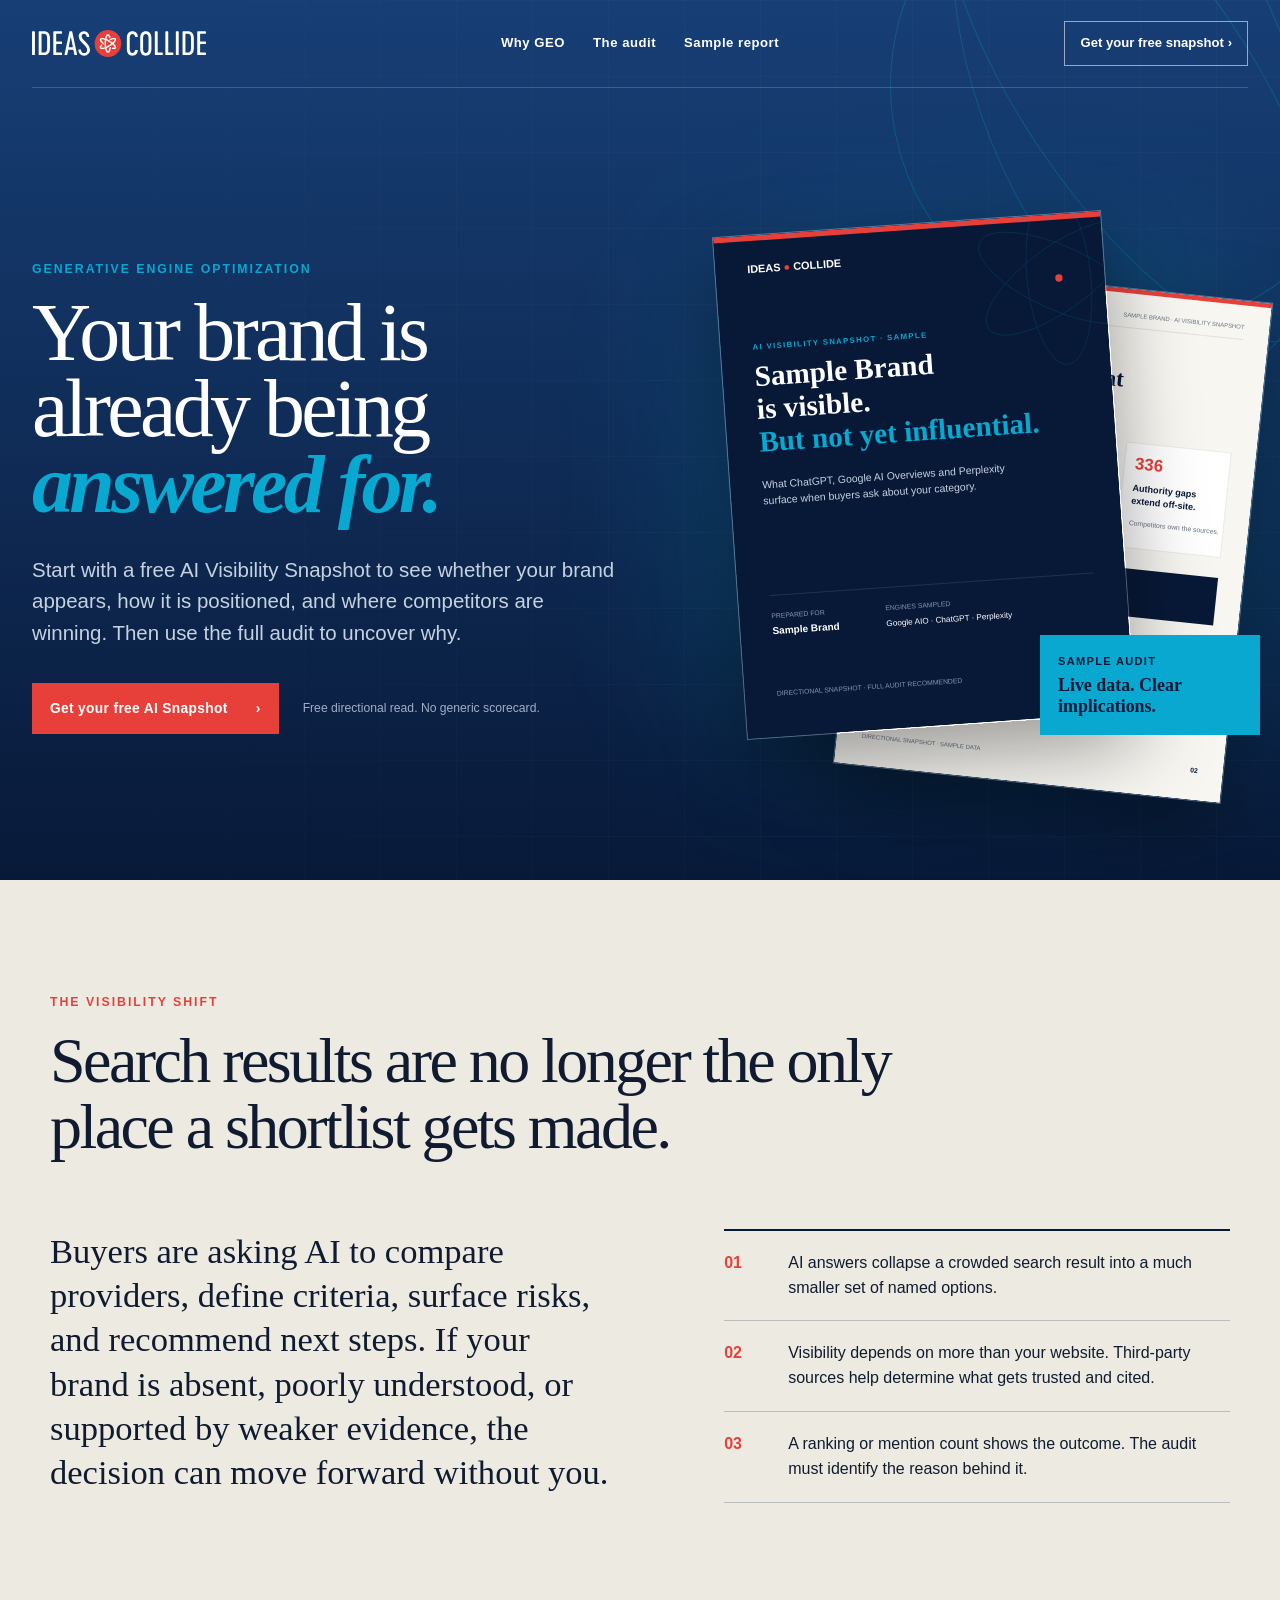
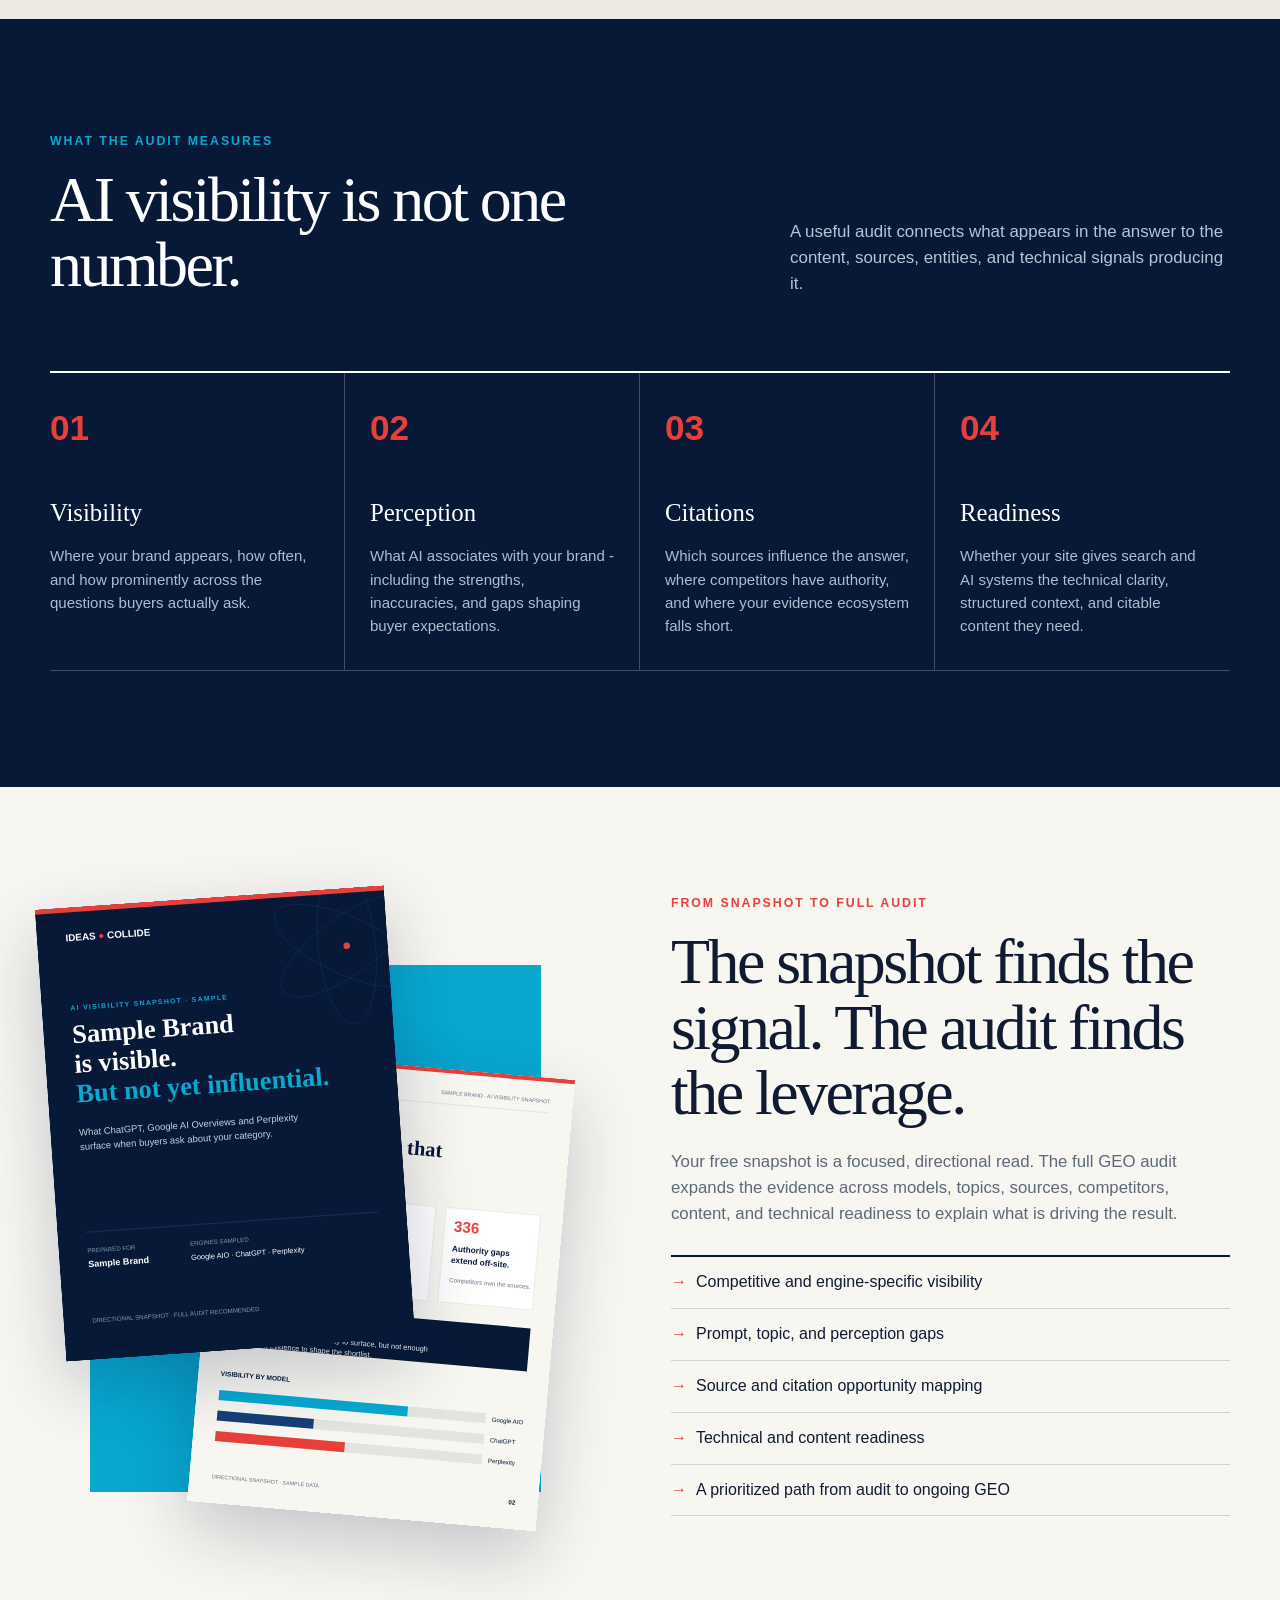
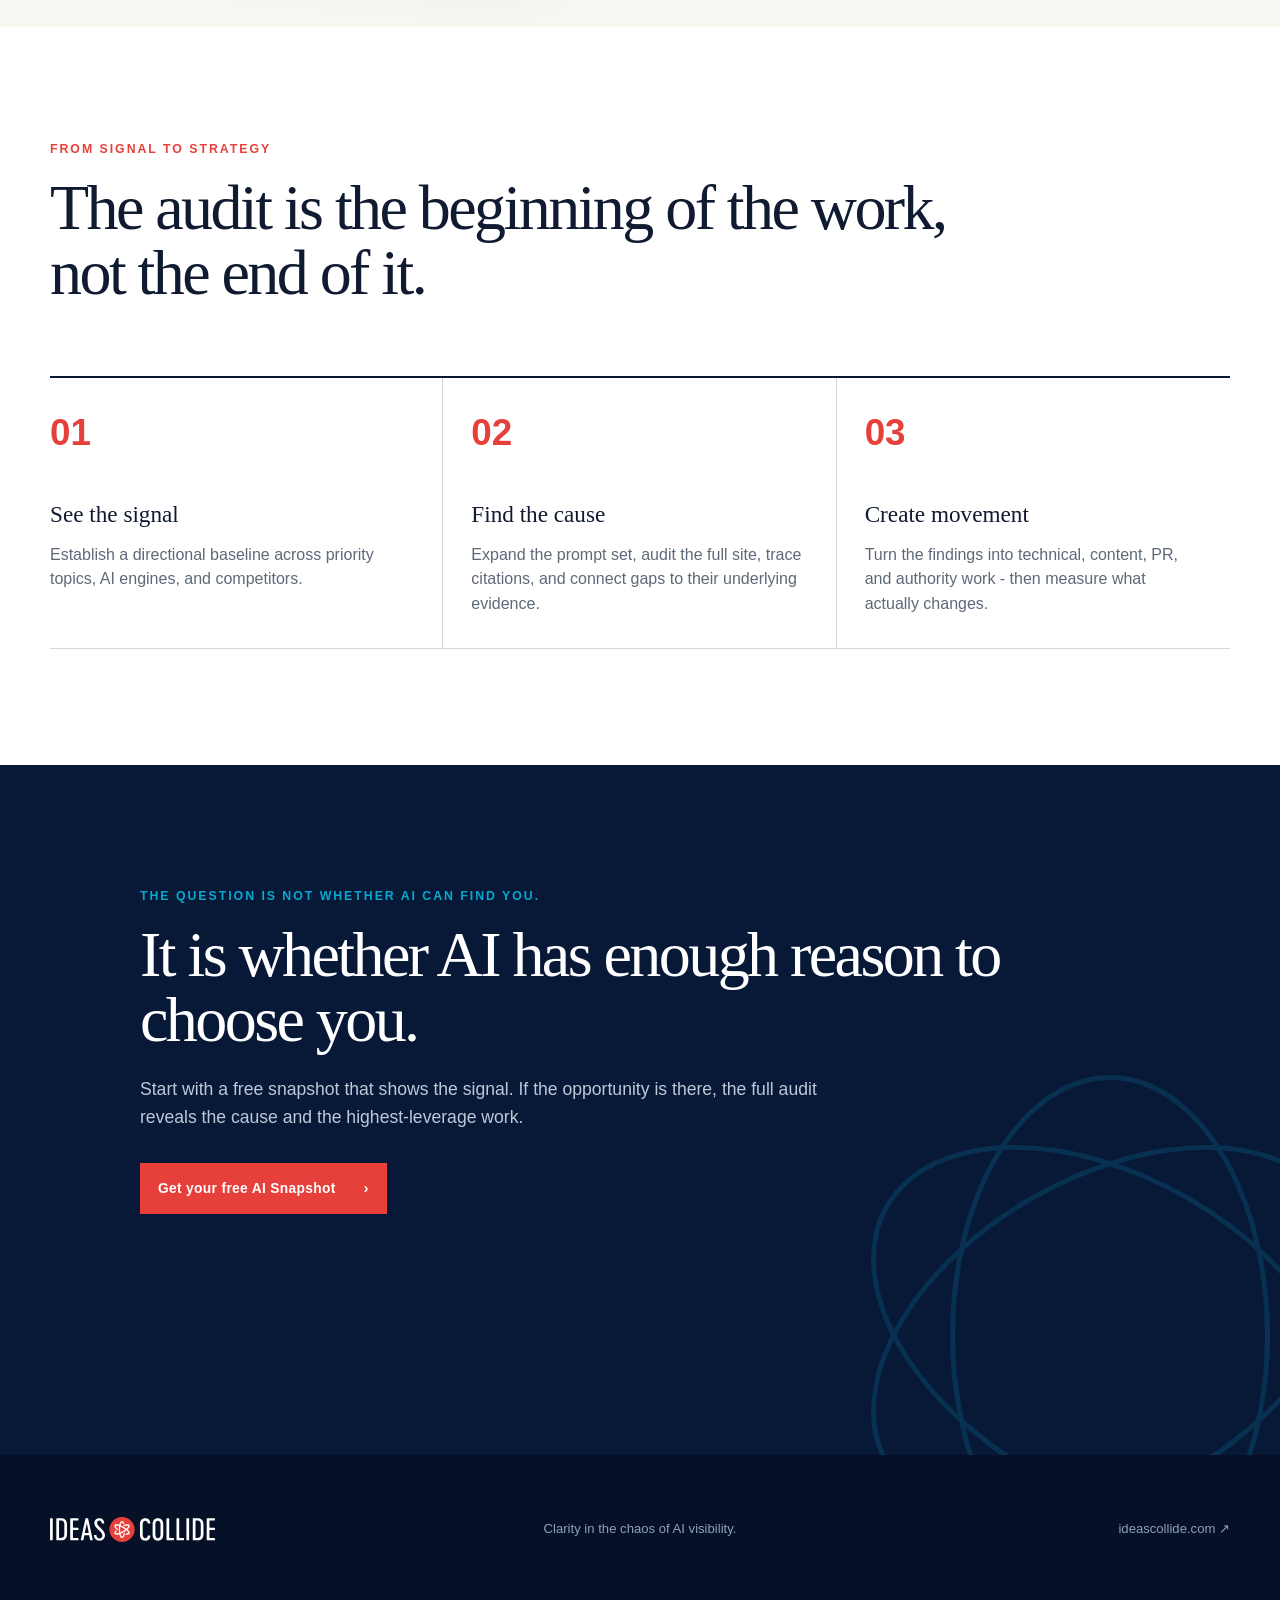
<file: index.html>
<!DOCTYPE html>
<html lang="en">
<head>
<meta charSet="utf-8"/>
<meta name="viewport" content="width=device-width, initial-scale=1"/>
<meta name="robots" content="noindex, nofollow"/>
<link rel="preload" href="/assets/ic-logo-horizontal.svg" as="image"/>
<link rel="preload" href="/assets/sample-report-page-anon.svg" as="image"/>
<link rel="preload" href="/assets/sample-report-cover-anon.svg" as="image"/>
<link rel="stylesheet" href="/assets/site.css">
<title>GEO Audits | Ideas Collide</title>
<meta name="description" content="Understand how AI platforms see, cite, and recommend your brand with a deeper GEO visibility audit from Ideas Collide."/>
<link rel="icon" href="/favicon.ico" sizes="any"/>
<link rel="icon" href="/favicon.svg" type="image/svg+xml"/>
<link rel="apple-touch-icon" href="/apple-touch-icon.png"/>
<link rel="manifest" href="/site.webmanifest"/>
</head>
<body>
<main>
<header class="site-header">
<a href="#top" class="logo-link" aria-label="Ideas Collide home">
<img src="/assets/ic-logo-horizontal.svg" alt="Ideas Collide"/>
</a>
<nav aria-label="Primary navigation">
<a href="#why">Why GEO</a>
<a href="#audit">The audit</a>
<a href="#sample">Sample report</a>
</nav>
<a class="header-cta" href="https://www.ideascollide.com/contact-us/">Get your free snapshot <span aria-hidden="true">›</span>
</a>
</header>
<section class="hero" id="top">
<div class="hero-orbits" aria-hidden="true">
<span>
</span>
<span>
</span>
<span>
</span>
</div>
<div class="hero-copy">
<p class="eyebrow">Generative Engine Optimization</p>
<h1>Your brand is already being <em>answered for.</em>
</h1>
<p class="hero-lead">Start with a free AI Visibility Snapshot to see whether your brand appears, how it is positioned, and where competitors are winning. Then use the full audit to uncover why.</p>
<div class="hero-actions">
<a class="button button-coral" href="https://www.ideascollide.com/contact-us/">Get your free AI Snapshot <span aria-hidden="true">›</span>
</a>
<span class="hero-note">Free directional read. No generic scorecard.</span>
</div>
</div>
<div class="report-stage" aria-label="Preview of a sample AI visibility audit">
<div class="report-glow">
</div>
<img class="report-page report-page-back" src="/assets/sample-report-page-anon.svg" alt="" aria-hidden="true"/>
<img class="report-page report-page-front" src="/assets/sample-report-cover-anon.svg" alt="Sample AI visibility snapshot cover"/>
<div class="report-label">
<span>Sample audit</span>
<strong>Live data. Clear implications.</strong>
</div>
</div>
</section>
<section class="section section-cream" id="why">
<div class="section-heading">
<p class="eyebrow eyebrow-coral">The visibility shift</p>
<h2>Search results are no longer the only place a shortlist gets made.</h2>
</div>
<div class="why-grid">
<p class="why-statement">Buyers are asking AI to compare providers, define criteria, surface risks, and recommend next steps. If your brand is absent, poorly understood, or supported by weaker evidence, the decision can move forward without you.</p>
<div class="why-points">
<div>
<span>01</span>
<p>AI answers collapse a crowded search result into a much smaller set of named options.</p>
</div>
<div>
<span>02</span>
<p>Visibility depends on more than your website. Third-party sources help determine what gets trusted and cited.</p>
</div>
<div>
<span>03</span>
<p>A ranking or mention count shows the outcome. The audit must identify the reason behind it.</p>
</div>
</div>
</div>
</section>
<section class="section section-navy" id="audit">
<div class="section-heading split-heading">
<div>
<p class="eyebrow">What the audit measures</p>
<h2>AI visibility is not one number.</h2>
</div>
<p>A useful audit connects what appears in the answer to the content, sources, entities, and technical signals producing it.</p>
</div>
<div class="dimension-grid">
<article class="dimension">
<span>01</span>
<h3>Visibility</h3>
<p>Where your brand appears, how often, and how prominently across the questions buyers actually ask.</p>
</article>
<article class="dimension">
<span>02</span>
<h3>Perception</h3>
<p>What AI associates with your brand - including the strengths, inaccuracies, and gaps shaping buyer expectations.</p>
</article>
<article class="dimension">
<span>03</span>
<h3>Citations</h3>
<p>Which sources influence the answer, where competitors have authority, and where your evidence ecosystem falls short.</p>
</article>
<article class="dimension">
<span>04</span>
<h3>Readiness</h3>
<p>Whether your site gives search and AI systems the technical clarity, structured context, and citable content they need.</p>
</article>
</div>
</section>
<section class="sample-section" id="sample">
<div class="sample-art">
<img class="sample-cover" src="/assets/sample-report-cover-anon.svg" alt="Cover of a sample AI visibility snapshot"/>
<img class="sample-inside" src="/assets/sample-report-page-anon.svg" alt="Inside page of a sample AI visibility snapshot"/>
</div>
<div class="sample-copy">
<p class="eyebrow eyebrow-coral">From snapshot to full audit</p>
<h2>The snapshot finds the signal. The audit finds the leverage.</h2>
<p>Your free snapshot is a focused, directional read. The full GEO audit expands the evidence across models, topics, sources, competitors, content, and technical readiness to explain what is driving the result.</p>
<ul>
<li>Competitive and engine-specific visibility</li>
<li>Prompt, topic, and perception gaps</li>
<li>Source and citation opportunity mapping</li>
<li>Technical and content readiness</li>
<li>A prioritized path from audit to ongoing GEO</li>
</ul>
</div>
</section>
<section class="section process-section">
<div class="section-heading">
<p class="eyebrow eyebrow-coral">From signal to strategy</p>
<h2>The audit is the beginning of the work, not the end of it.</h2>
</div>
<div class="process-line">
<article>
<span>01</span>
<h3>See the signal</h3>
<p>Establish a directional baseline across priority topics, AI engines, and competitors.</p>
</article>
<article>
<span>02</span>
<h3>Find the cause</h3>
<p>Expand the prompt set, audit the full site, trace citations, and connect gaps to their underlying evidence.</p>
</article>
<article>
<span>03</span>
<h3>Create movement</h3>
<p>Turn the findings into technical, content, PR, and authority work - then measure what actually changes.</p>
</article>
</div>
</section>
<section class="final-cta">
<div class="cta-atom" aria-hidden="true">
<span>
</span>
<span>
</span>
<span>
</span>
</div>
<p class="eyebrow">The question is not whether AI can find you.</p>
<h2>It is whether AI has enough reason to choose you.</h2>
<p>Start with a free snapshot that shows the signal. If the opportunity is there, the full audit reveals the cause and the highest-leverage work.</p>
<a class="button button-coral" href="https://www.ideascollide.com/contact-us/">Get your free AI Snapshot <span aria-hidden="true">›</span>
</a>
</section>
<footer>
<img src="/assets/ic-logo-horizontal.svg" alt="Ideas Collide"/>
<p>Clarity in the chaos of AI visibility.</p>
<a href="https://www.ideascollide.com/">ideascollide.com ↗</a>
</footer>
</main>
</body>
</html>
</file>
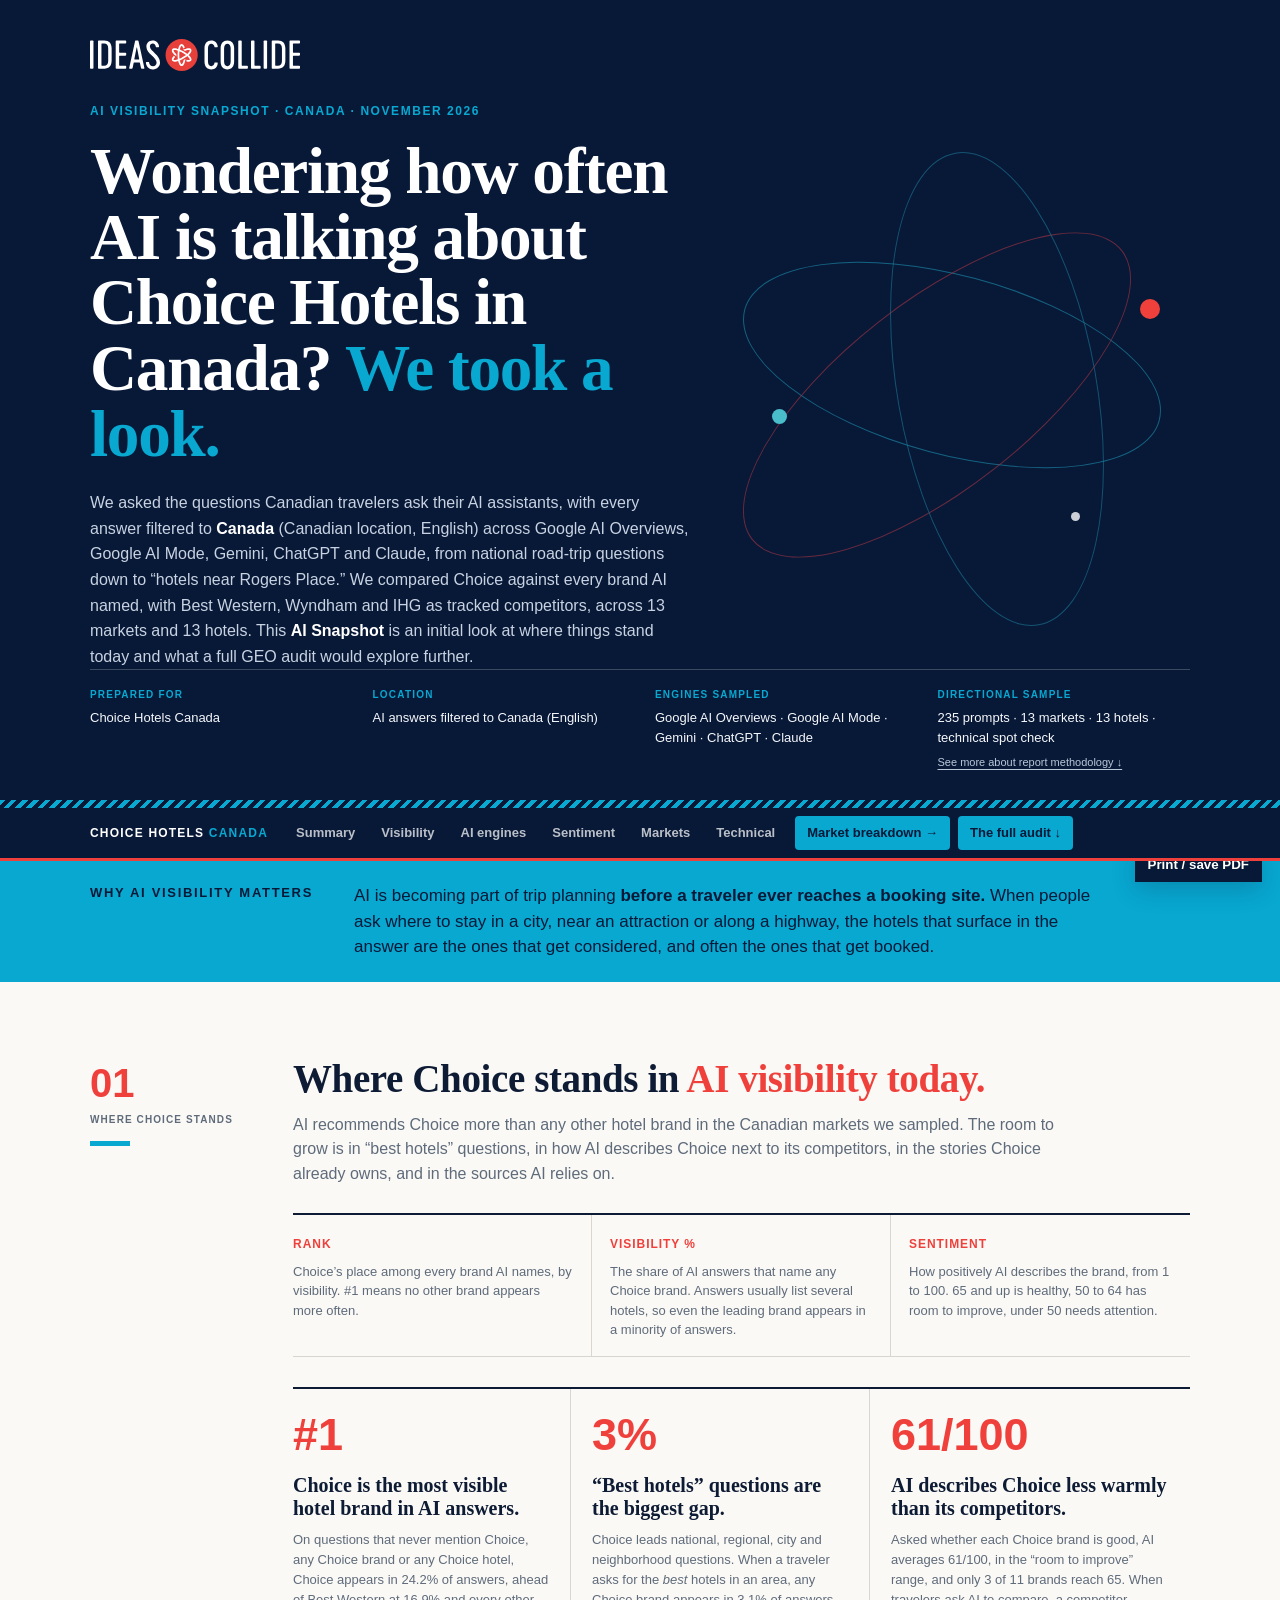
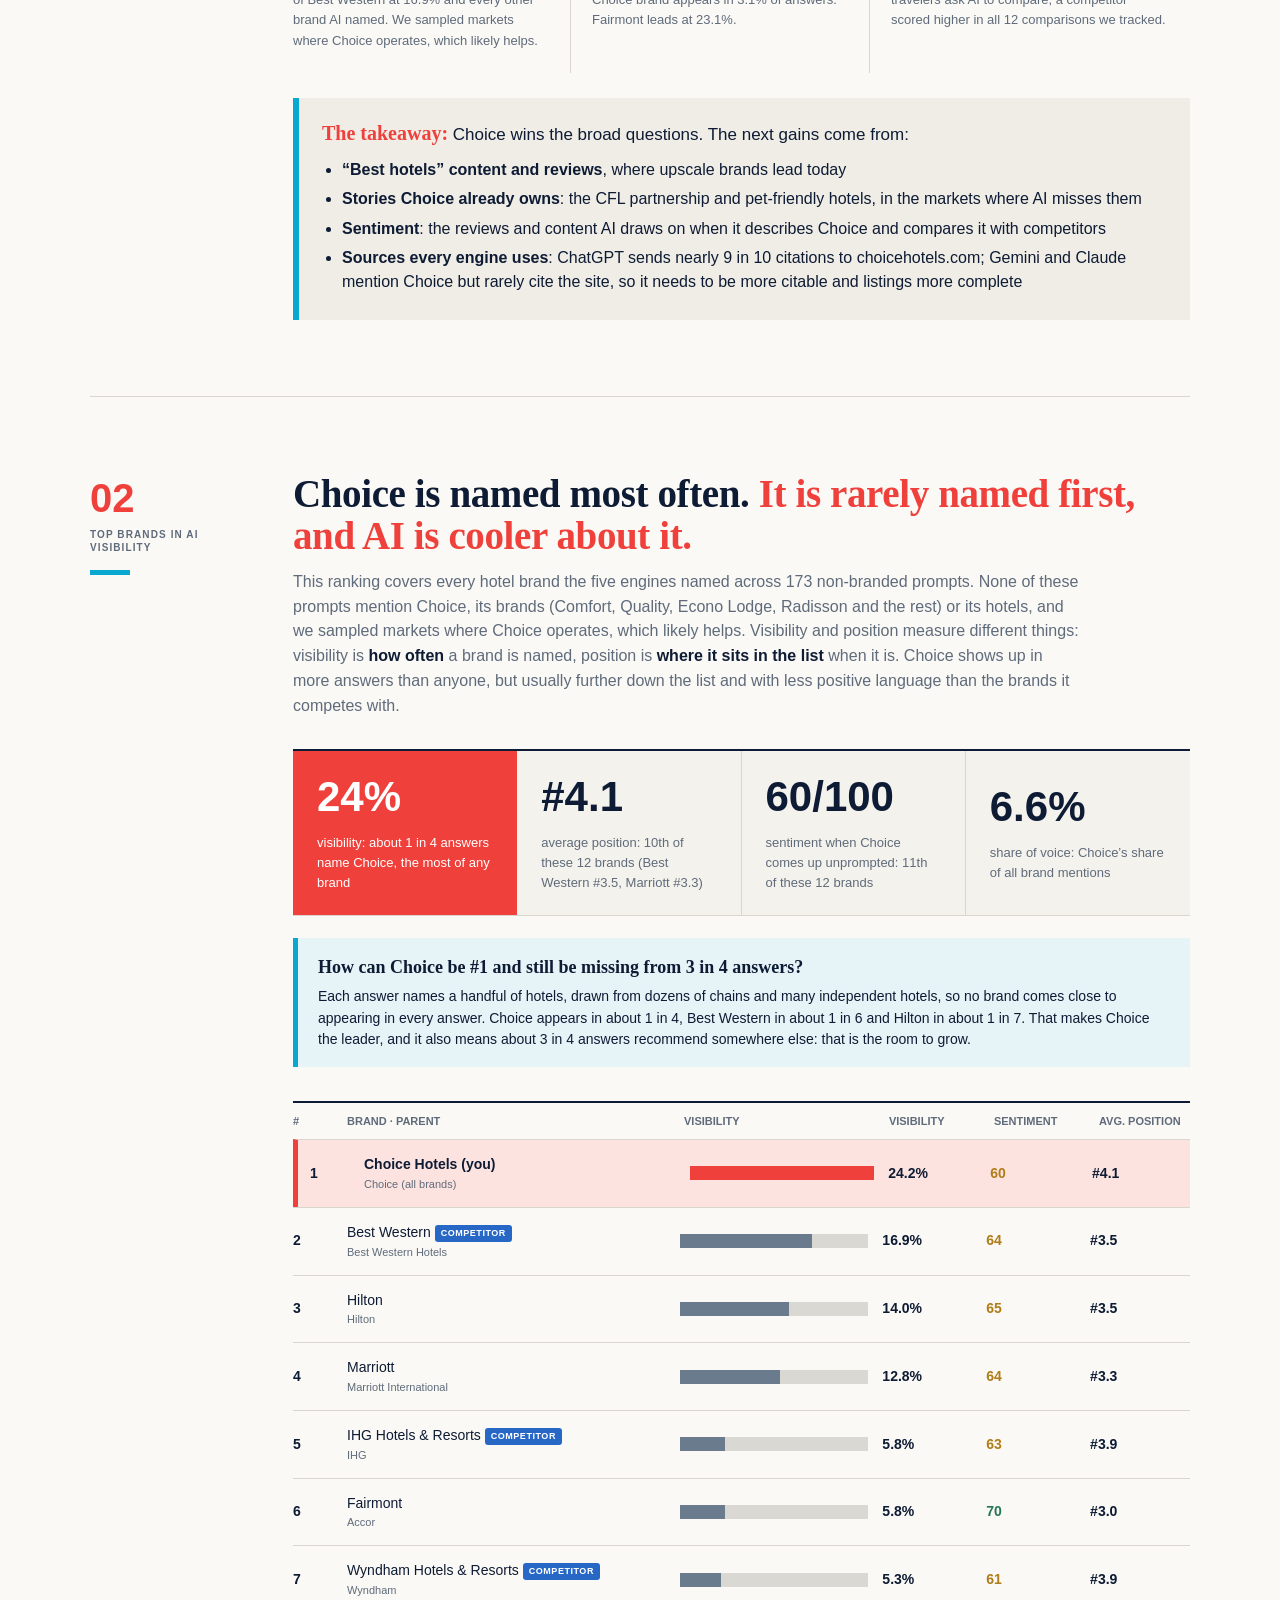
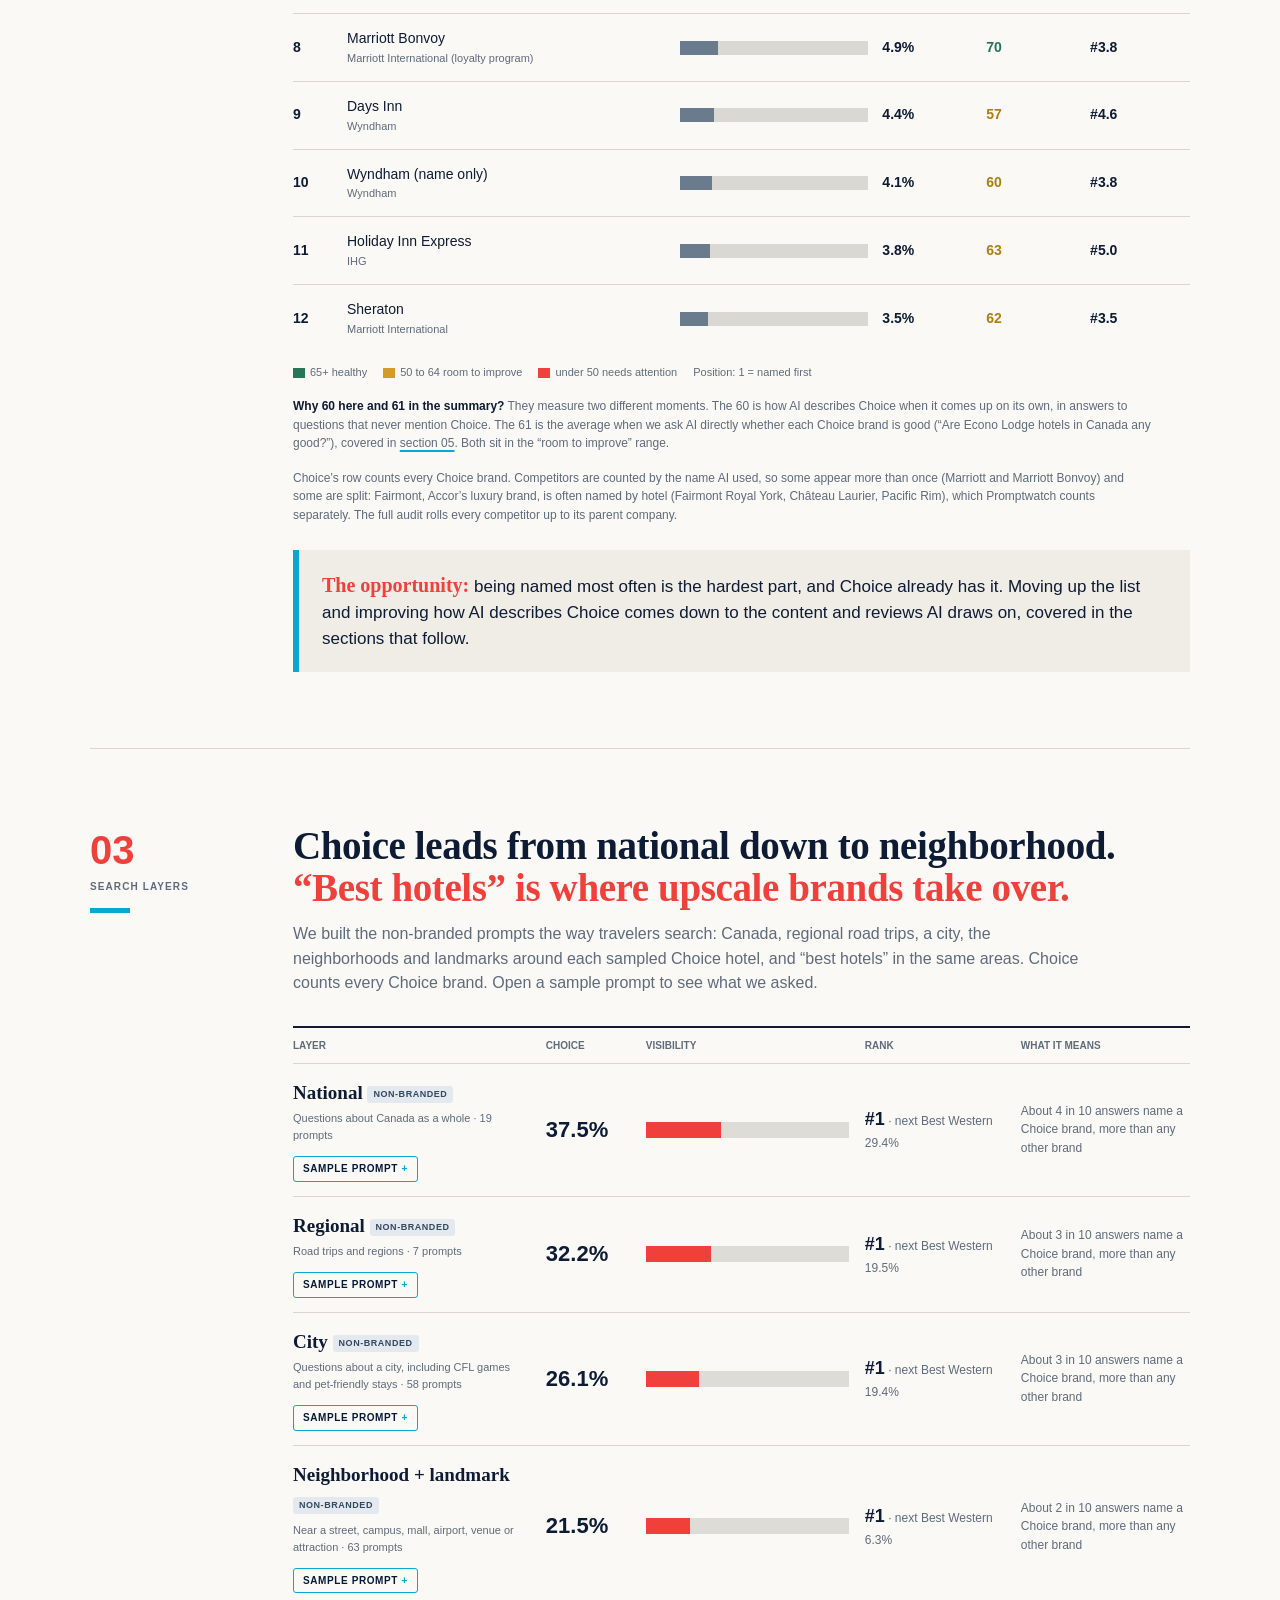
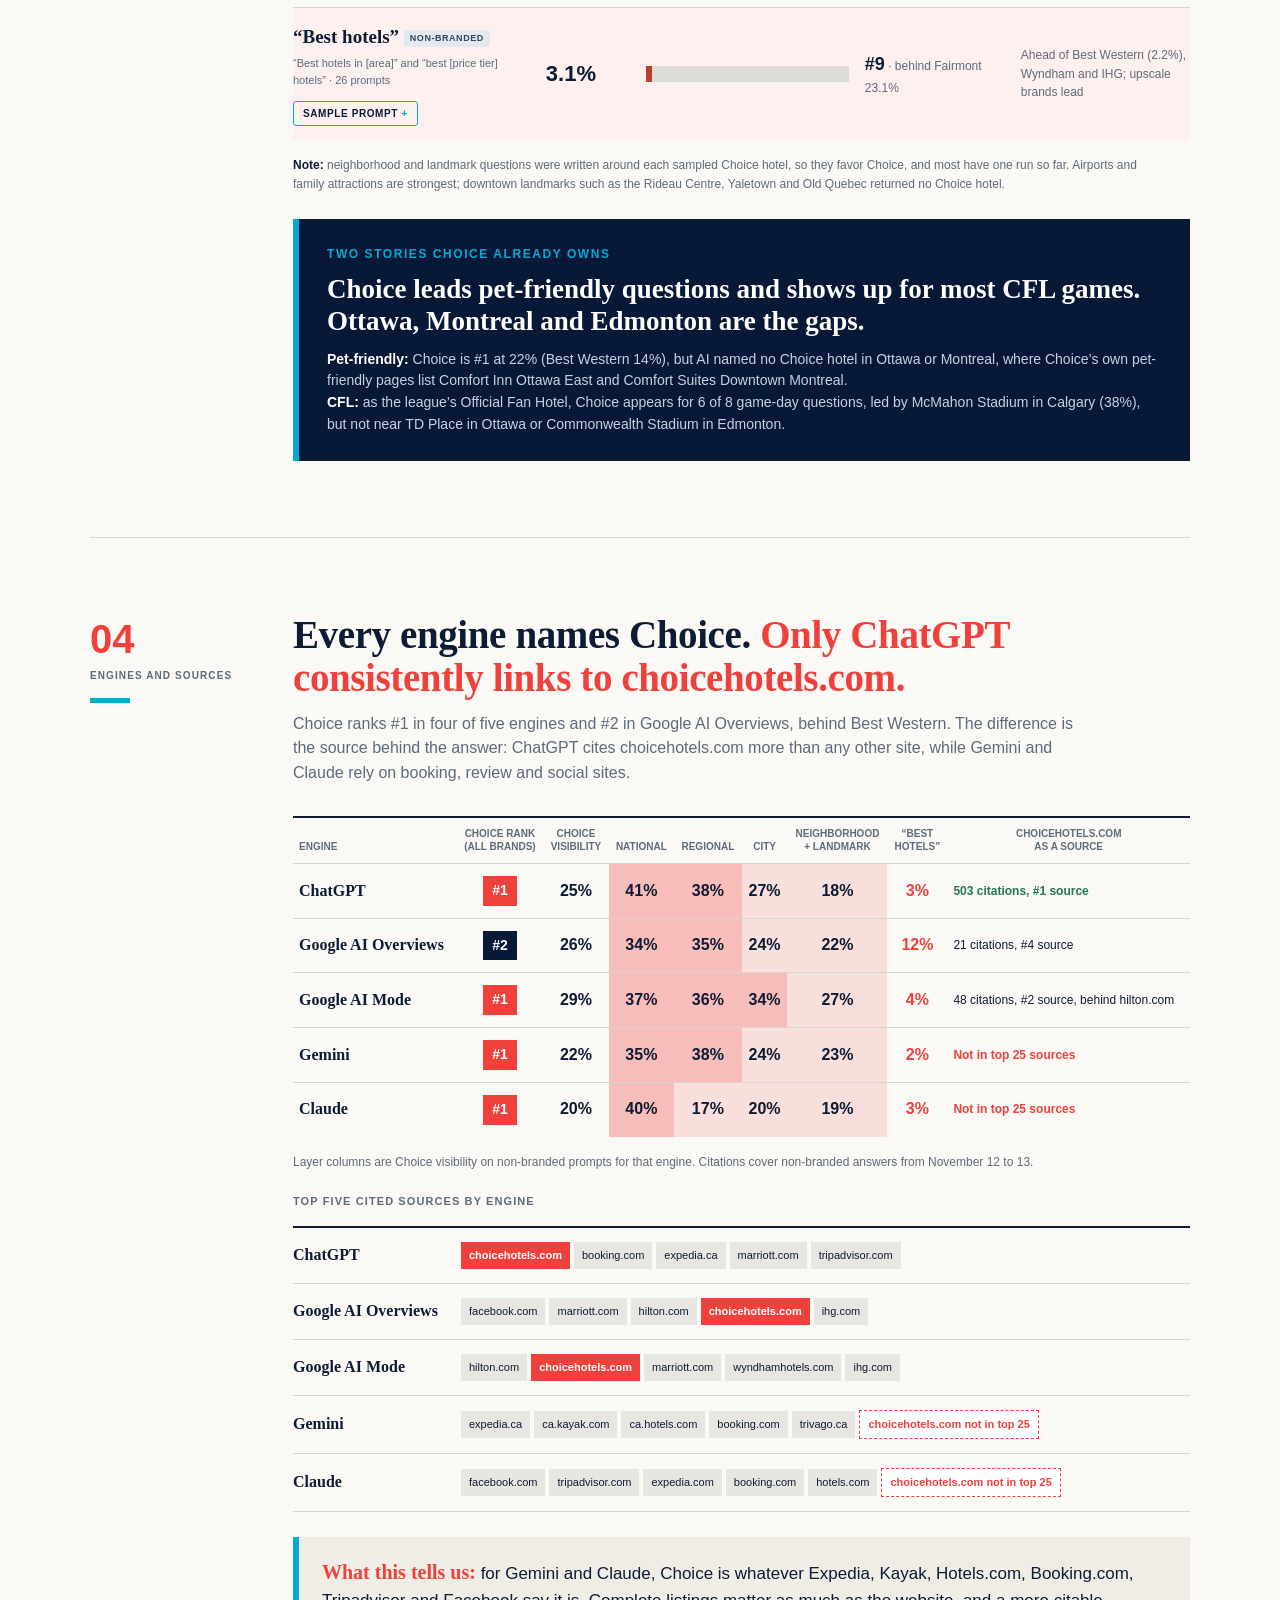
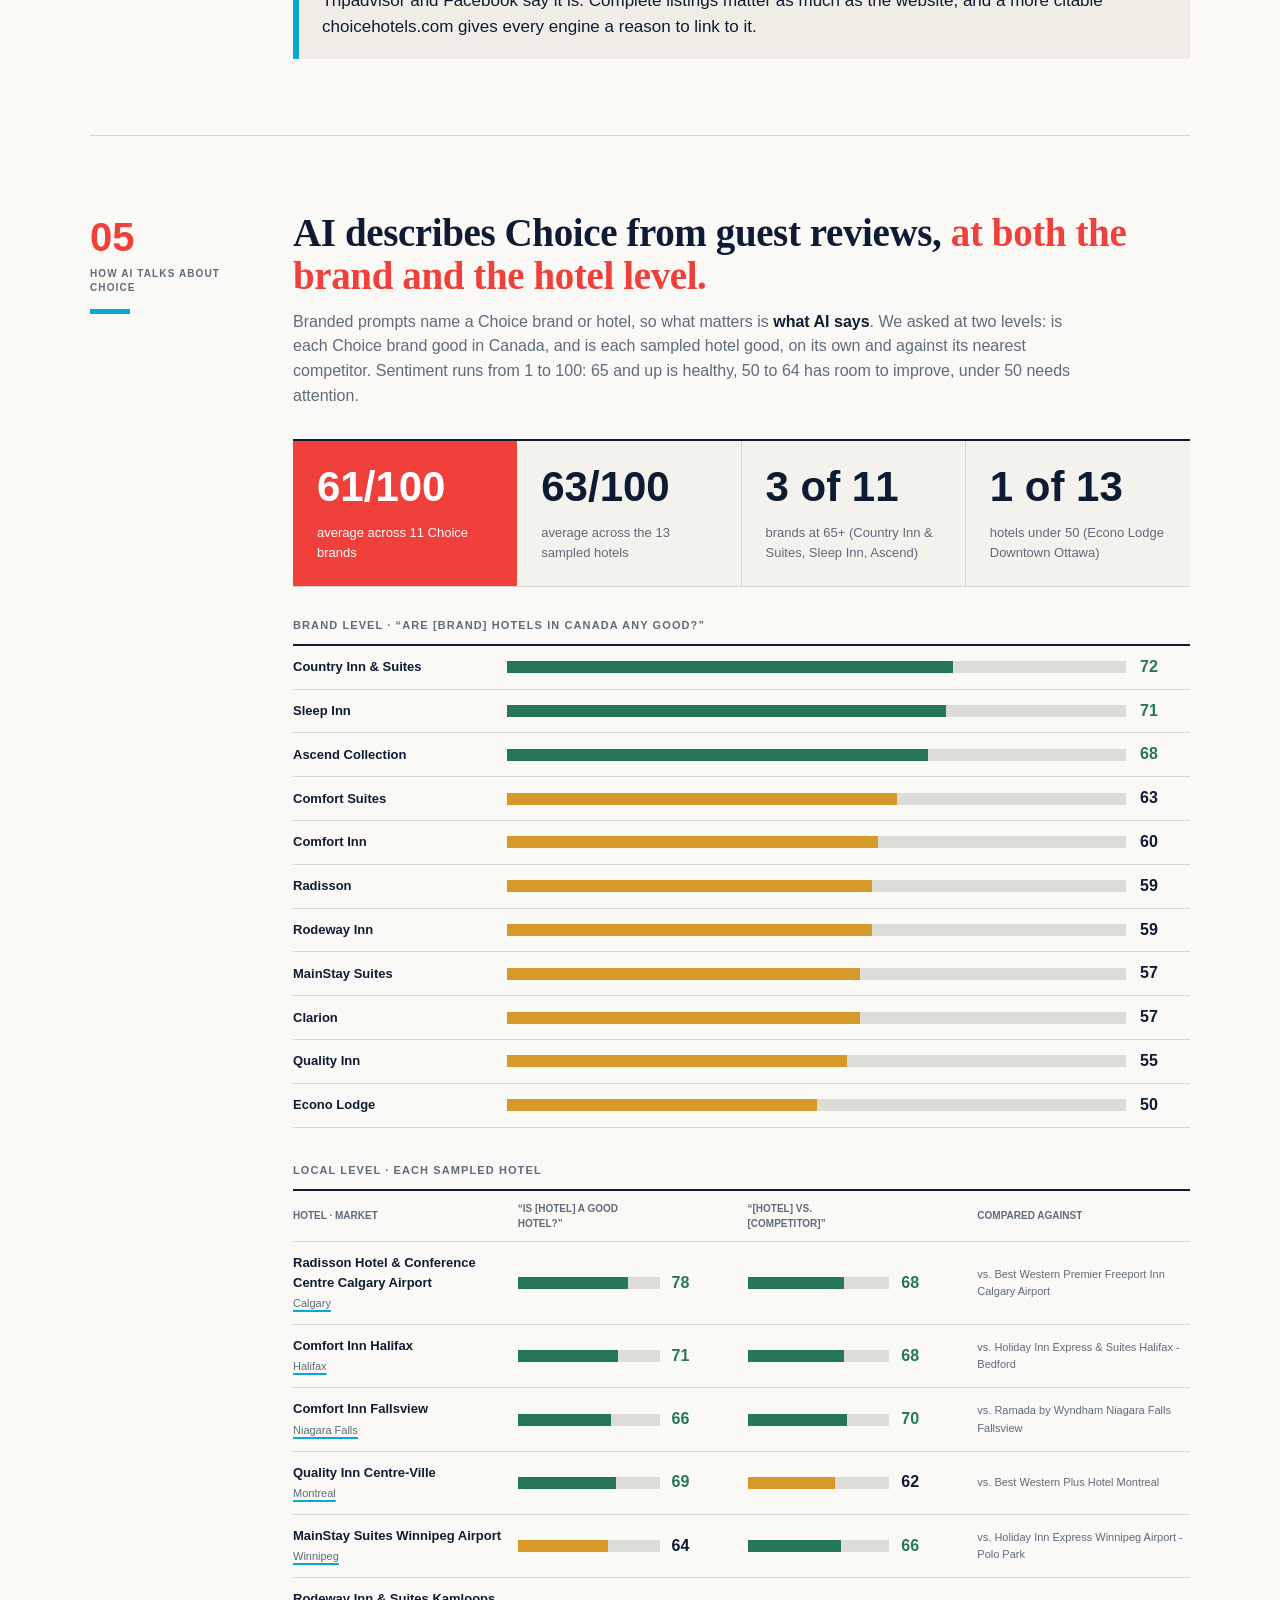
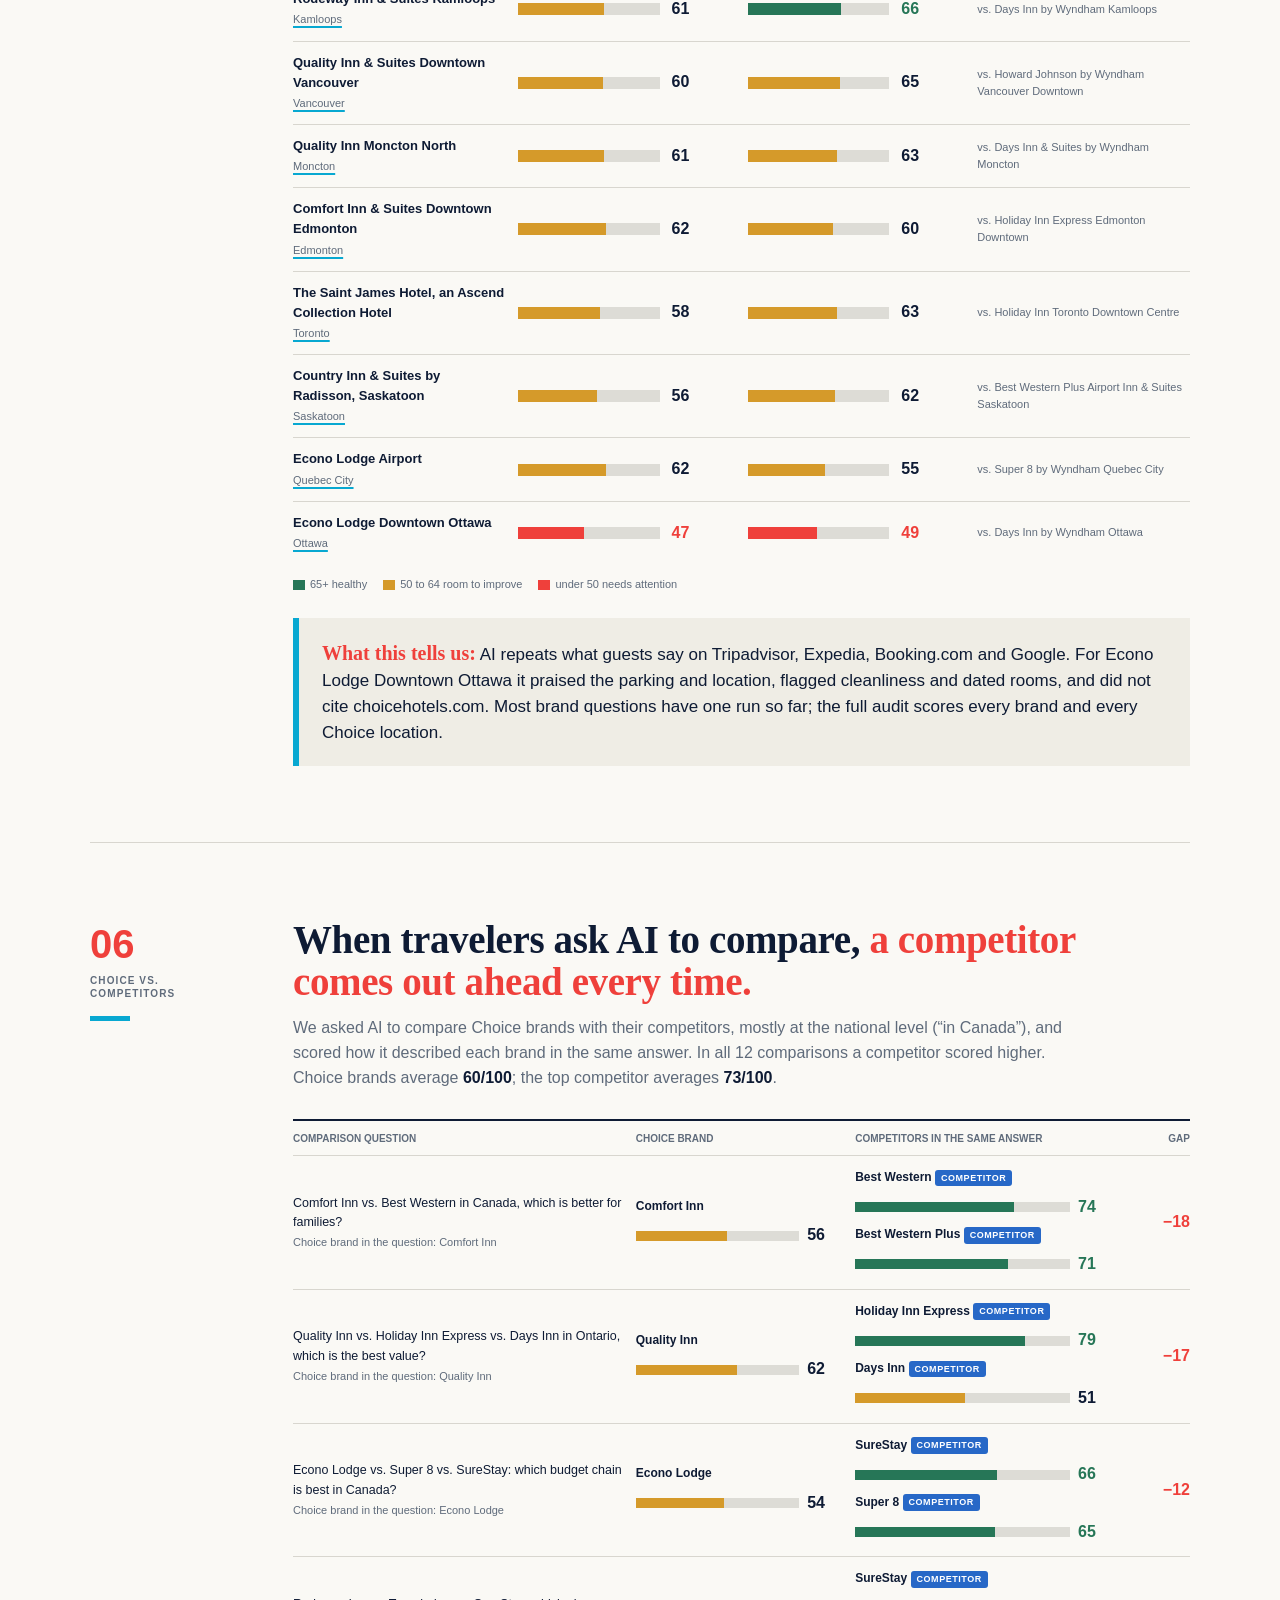
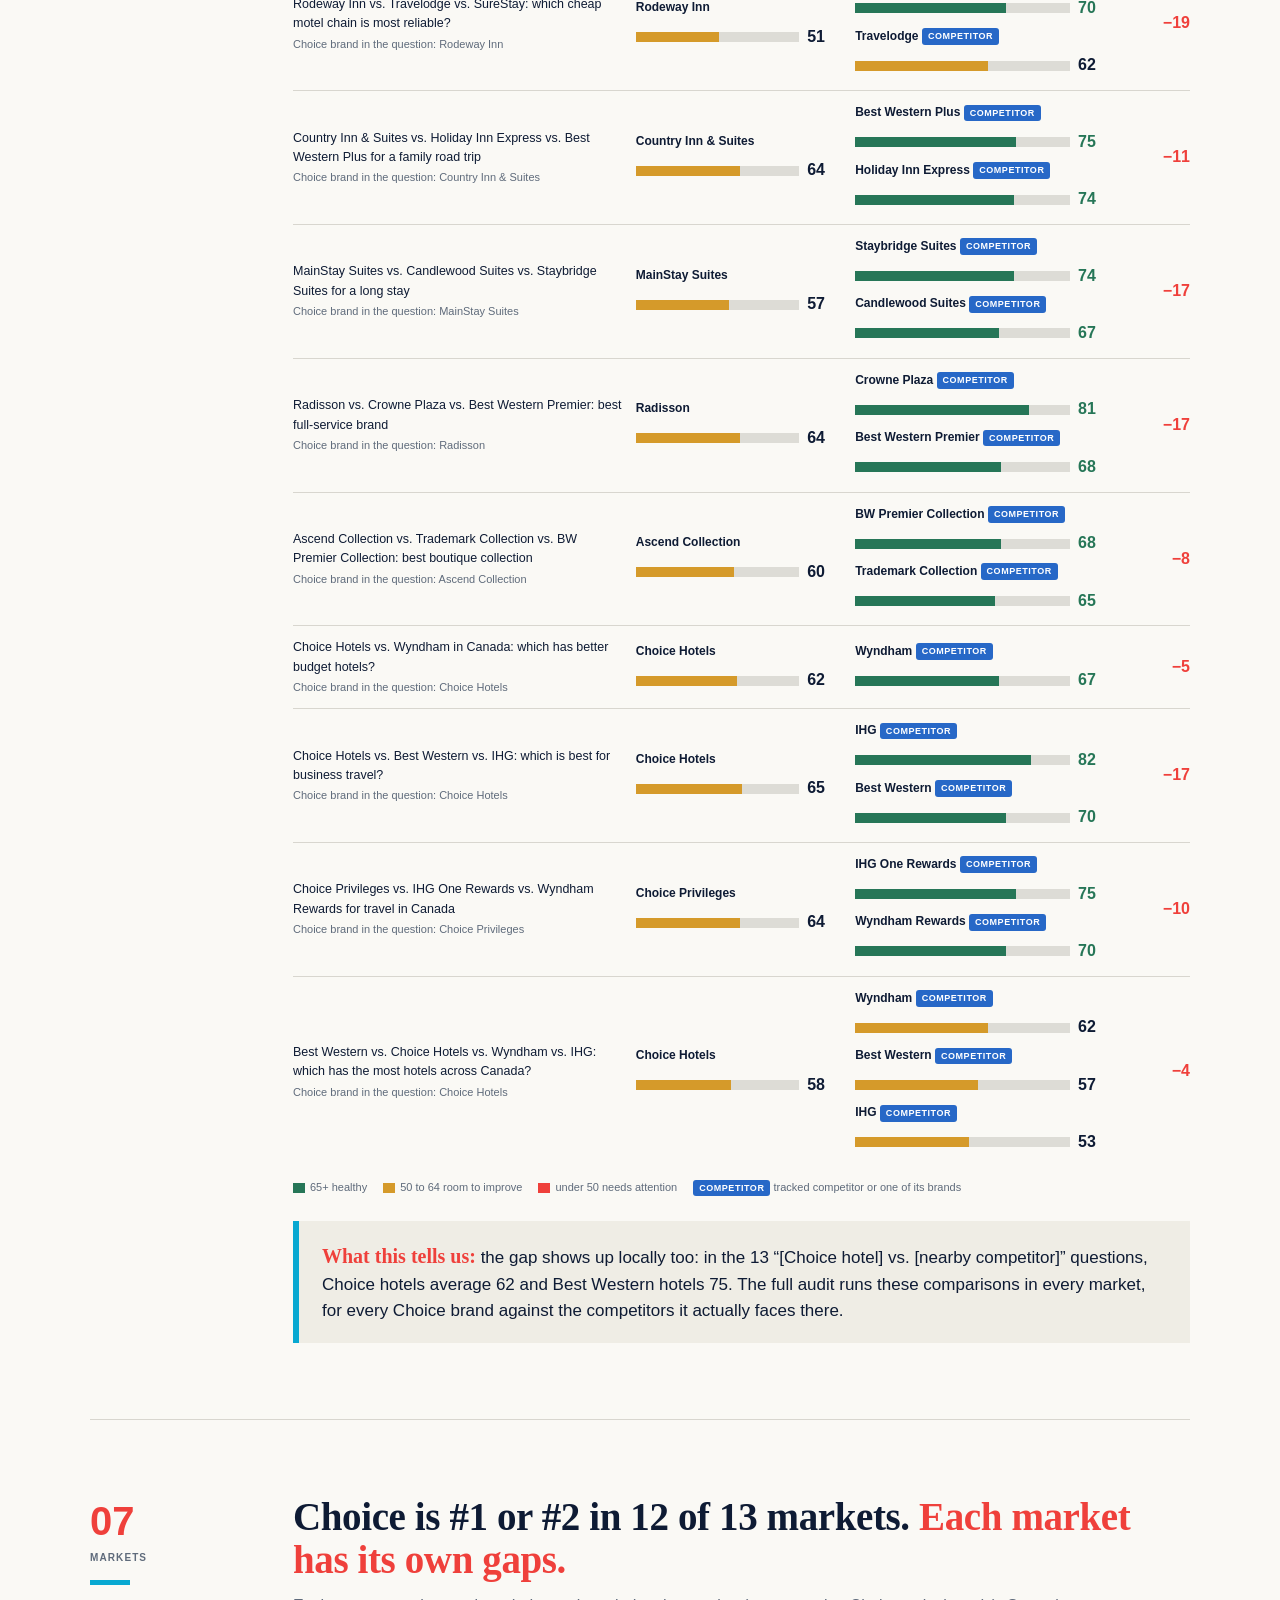
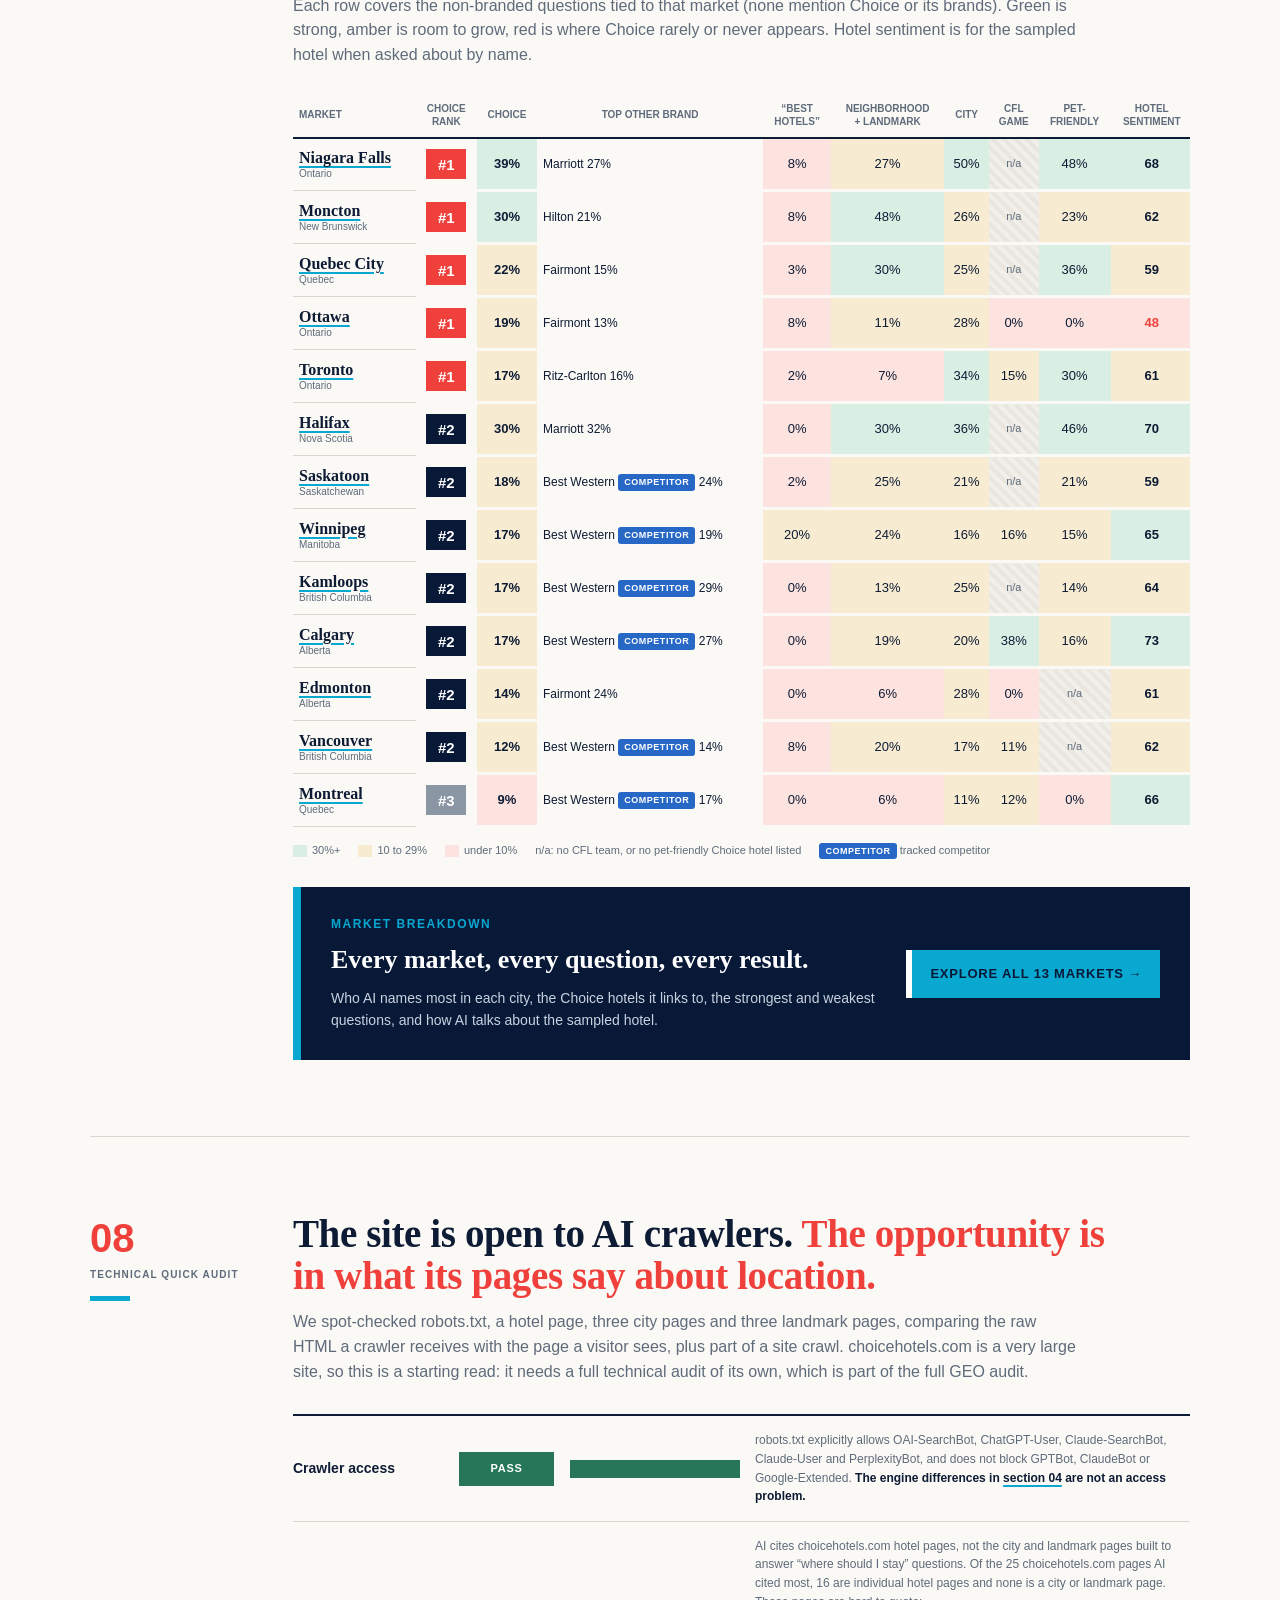
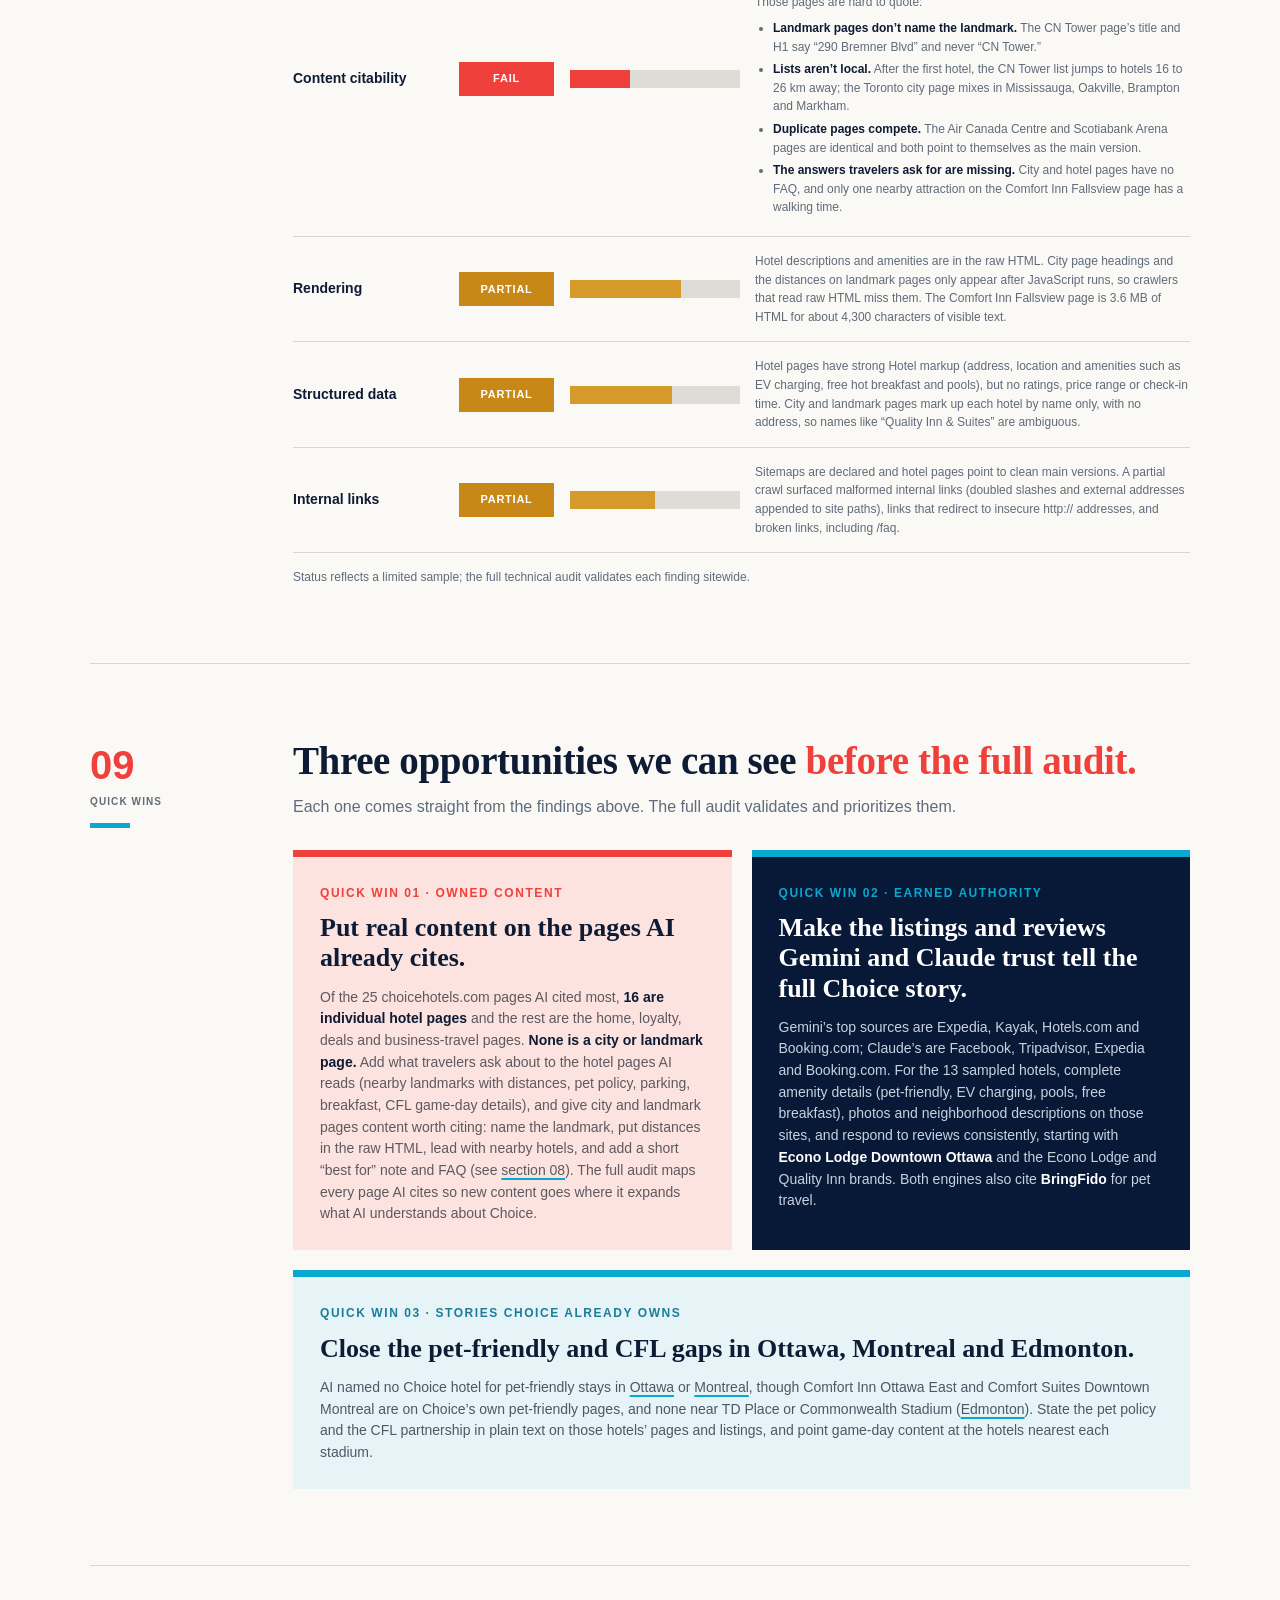
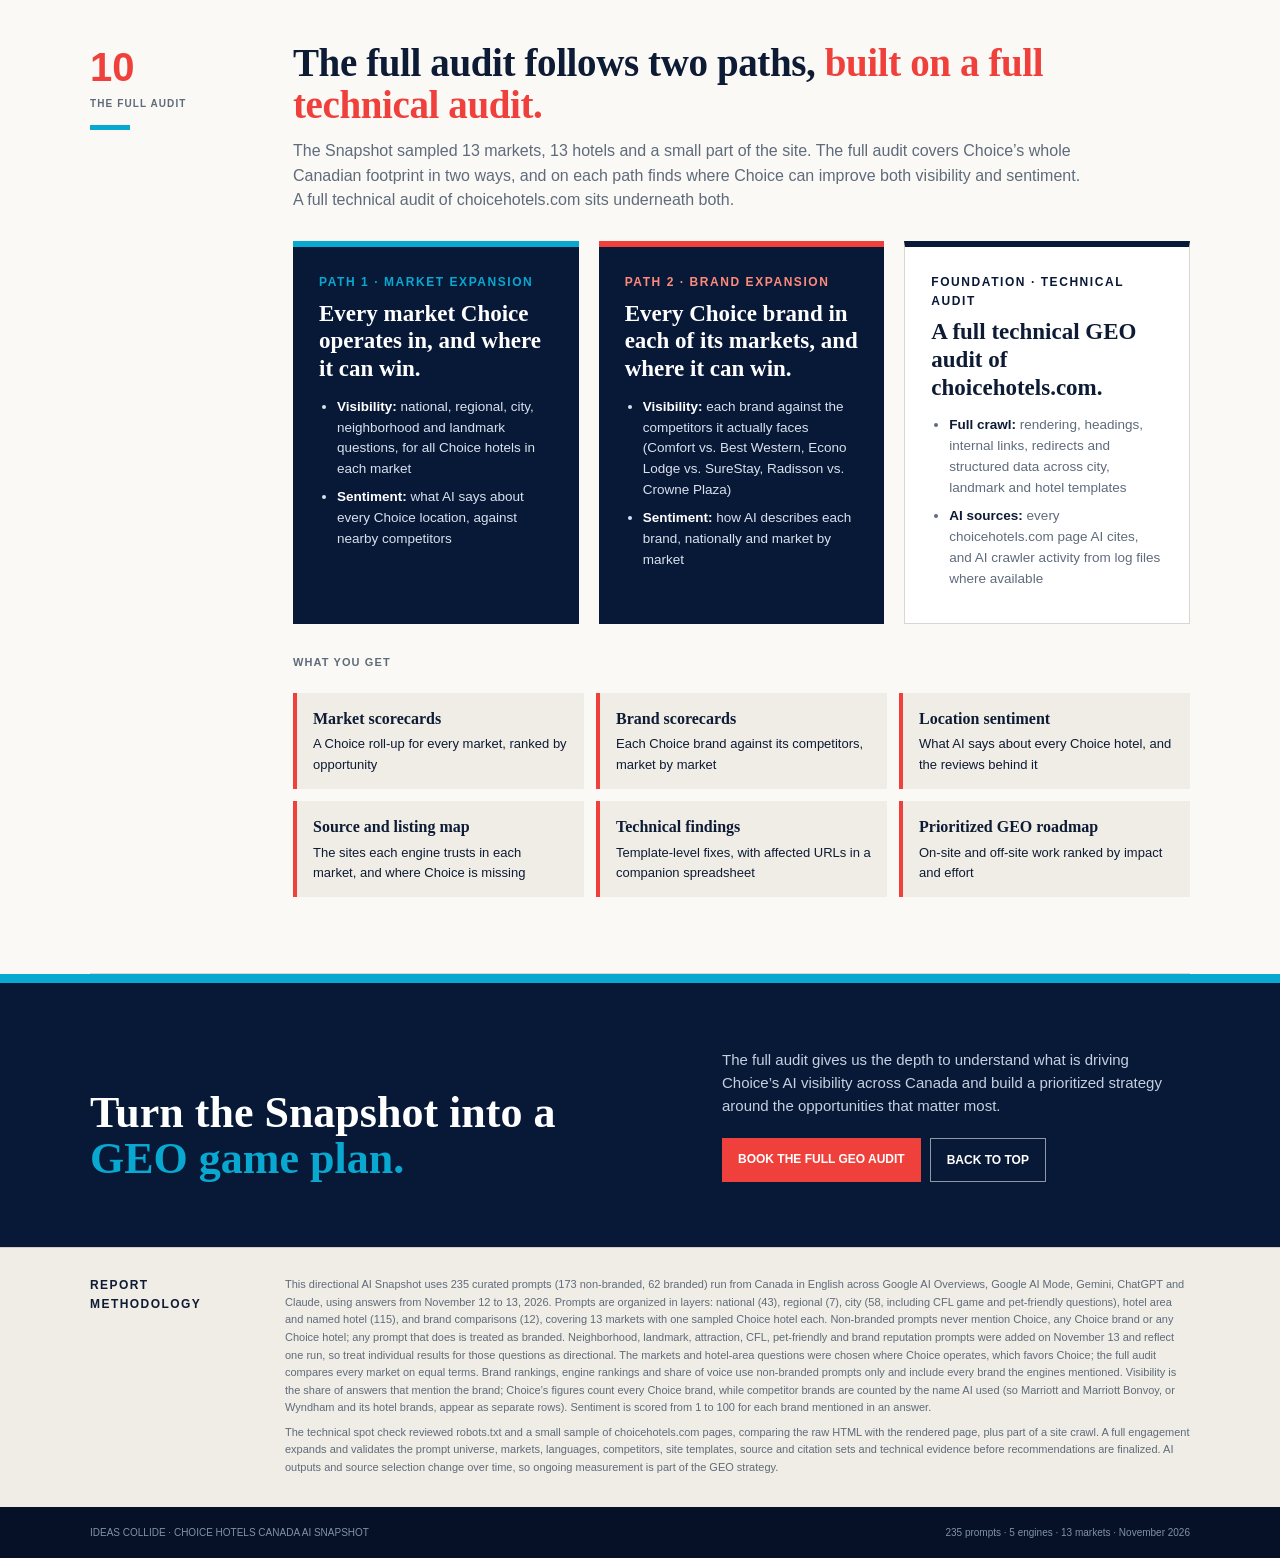
<file: choice-hotels/index.html>
<!doctype html>
<html lang="en">
<head>
<meta charset="utf-8">
<meta name="viewport" content="width=device-width,initial-scale=1">
<meta name="robots" content="noindex, nofollow">
<meta name="description" content="Choice Hotels Canada AI Snapshot prepared by Ideas Collide.">
<title>Choice Hotels Canada AI Snapshot | Ideas Collide</title>
<link rel="icon" href="/favicon.ico" sizes="any">
<link rel="icon" href="/favicon.svg" type="image/svg+xml">
<link rel="apple-touch-icon" href="/apple-touch-icon.png">
<style>

:root{
  --navy:#081938;--cyan:#08a8d1;--coral:#ef403b;--cream:#efede5;--paper:#faf9f5;
  --white:#fff;--ink:#0e1b34;--muted:#5f6b7b;--line:#d8d6cf;
  --green:#267657;--amber:#a66d12;
  --display:"Arial Narrow","Avenir Next Condensed","Franklin Gothic Condensed",Arial,sans-serif;
  --body:"Avenir Next",Avenir,"Segoe UI",Arial,sans-serif;
  --serif:Georgia,"Times New Roman",serif;--max:1100px
}
*{box-sizing:border-box}html{scroll-behavior:smooth}
body{margin:0;background:var(--paper);color:var(--ink);font-family:var(--body);font-size:16px;line-height:1.55;-webkit-font-smoothing:antialiased}
h1,h2,h3,h4,p{margin:0}a{color:inherit}.wrap{width:min(var(--max),calc(100% - 64px));margin:auto}
.eyebrow{font-family:var(--display);font-size:12px;font-weight:900;letter-spacing:.13em;text-transform:uppercase}
.progress{position:fixed;inset:0 0 auto;height:4px;z-index:99}.progress i{height:100%;width:0;display:block;background:var(--coral)}
.print{position:fixed;right:18px;bottom:18px;z-index:50;border:0;background:var(--navy);color:#fff;padding:10px 13px;font-weight:800;cursor:pointer;box-shadow:0 8px 25px #08193833}

/* HERO */
.cover{min-height:690px;background:var(--navy);color:#fff;position:relative;overflow:hidden}
.cover:after{content:"";position:absolute;inset:auto 0 0;height:8px;background:repeating-linear-gradient(135deg,var(--cyan) 0 4px,transparent 4px 8px)}
.cover .wrap{min-height:690px;padding:38px 0 34px;display:flex;flex-direction:column;position:relative;z-index:2}
.brand-lockup{height:34px;display:flex;align-items:center}
.brand-logo{display:block;width:210px;height:auto;max-height:34px;object-fit:contain;object-position:left center}
.brand-fallback{display:none;align-items:center;gap:7px;font-family:var(--display);font-weight:900;font-size:20px}
.atom-mini{width:20px;height:20px;position:relative;display:inline-block}
.atom-mini:before,.atom-mini:after{content:"";position:absolute;inset:4px -1px;border:1.4px solid #fff;border-radius:50%;transform:rotate(45deg)}
.atom-mini:after{transform:rotate(-45deg)}.atom-mini i{position:absolute;width:5px;height:5px;background:var(--coral);border-radius:50%;left:7px;top:7px}
.cover-main{margin:auto 0;display:grid;grid-template-columns:1.15fr .85fr;gap:58px;align-items:center}
.cover .kicker{color:var(--cyan);margin-bottom:18px}
.cover h1{font-family:var(--serif);font-size:clamp(44px,5.1vw,66px);line-height:1.01;max-width:10.5em;letter-spacing:-.02em}
.cover h1 span{color:var(--cyan)}
.cover-copy{font-size:18px;color:#c8d2e1;max-width:650px;margin-top:22px;line-height:1.55}.cover-copy strong{color:#fff}
.orbit-art{height:390px;position:relative}.orbit-line{position:absolute;border:1px solid;opacity:.62;border-radius:50%}
.orbit-line.a{width:430px;height:180px;left:-10px;top:84px;border-color:#1c90af;transform:rotate(15deg)}
.orbit-line.b{width:470px;height:188px;left:-45px;top:110px;border-color:#a93543;transform:rotate(-38deg)}
.orbit-line.c{width:200px;height:480px;left:150px;top:-42px;border-color:#1c7897;transform:rotate(-10deg)}
.orbit-dot{position:absolute;border-radius:50%}.orbit-dot.one{width:20px;height:20px;background:var(--coral);right:30px;top:108px}
.orbit-dot.two{width:15px;height:15px;background:#49bdca;left:25px;top:218px}.orbit-dot.three{width:9px;height:9px;background:#fff;right:110px;bottom:60px;opacity:.8}
.cover-meta{display:grid;grid-template-columns:.8fr 1.35fr 1.55fr;gap:30px;border-top:1px solid #ffffff35;padding-top:17px}
.cover-meta b{display:block;color:var(--cyan);font-family:var(--display);font-size:10px;letter-spacing:.12em;text-transform:uppercase}
.cover-meta span{display:block;margin-top:5px;font-size:13px;color:#f5f7fa}.method-link{display:inline-block;margin-top:6px;font-size:11px;color:#b9c7d8;text-decoration:underline;text-underline-offset:3px}

/* WHY */
.why-band{background:var(--cyan);color:var(--navy);padding:22px 0}.why-band .wrap{display:grid;grid-template-columns:230px 1fr;gap:34px;align-items:start}
.why-band .eyebrow{font-size:13px}.why-band p{font-size:17px;line-height:1.5;max-width:760px}.why-band p strong{font-weight:800}

/* REPORT */
.report{width:min(var(--max),calc(100% - 64px));margin:auto}.report-section{display:grid;grid-template-columns:155px 1fr;gap:48px;padding:76px 0;border-bottom:1px solid var(--line)}
.section-index{padding-top:5px}.section-index .num{display:block;font-family:var(--display);font-size:40px;line-height:1;font-weight:900;color:var(--coral)}
.section-index .label{display:block;margin-top:10px;font-family:var(--display);font-size:10px;font-weight:900;line-height:1.35;letter-spacing:.11em;text-transform:uppercase;color:var(--muted)}
.section-index:after{content:"";display:block;width:40px;height:5px;background:var(--cyan);margin-top:15px}
.section-body h2{font-family:var(--serif);font-size:39px;line-height:1.08;letter-spacing:-.01em;max-width:850px}.section-body h2 span{color:var(--coral)}
.section-intro{font-size:16px;color:var(--muted);max-width:790px;margin-top:13px}.section-intro strong{color:var(--ink)}
.insight{margin-top:25px;border-left:6px solid var(--cyan);background:var(--cream);padding:20px 23px;font-size:17px;line-height:1.52}
.insight strong{color:var(--coral);font-family:var(--serif);font-size:20px}

/* EXEC */
.executive{display:grid;grid-template-columns:repeat(3,1fr);border-top:2px solid var(--ink);margin-top:30px}
.exec-item{padding:23px 21px 22px 0;border-right:1px solid var(--line);margin-right:21px}.exec-item:last-child{border-right:0;margin-right:0}
.exec-item b{font-family:var(--display);font-size:45px;line-height:1;color:var(--coral)}.exec-item h3{font-family:var(--serif);font-size:20px;line-height:1.18;margin-top:16px}
.exec-item p{font-size:13px;color:var(--muted);margin-top:9px}

/* KPI + BRANDS */
.kpis{display:grid;grid-template-columns:repeat(4,1fr);margin-top:30px;border-top:2px solid var(--ink);border-bottom:1px solid var(--line)}
.kpi{min-height:145px;padding:25px 24px 22px;background:#f4f2ec;border-right:1px solid var(--line);display:flex;flex-direction:column;justify-content:center}
.kpi:first-child{background:var(--coral);color:#fff;border-right:0}.kpi:last-child{border-right:0}
.kpi b{display:block;font-family:var(--display);font-size:42px;line-height:1}.kpi span{display:block;font-size:13px;color:var(--muted);margin-top:15px}.kpi:first-child span{color:#fff}
.brand-table{margin-top:34px;border-top:2px solid var(--ink)}.brand-head,.brand-row{display:grid;grid-template-columns:45px 2fr 1.4fr .7fr .72fr .72fr;gap:14px;align-items:center}
.brand-head{padding:10px 0 9px;font-size:11px;font-weight:800;color:var(--muted);text-transform:uppercase}.brand-row{padding:14px 10px 14px 0;border-top:1px solid var(--line);font-size:14px}
.brand-row.me{background:#fde3df;border-left:5px solid var(--coral);padding-left:12px;font-weight:800}.brand-track{height:14px;background:#d9d8d2;overflow:hidden}.brand-fill{height:100%;background:#6b7b8e}.brand-row.me .brand-fill{background:var(--coral)}
.brand-pos,.brand-score,.brand-sent,.brand-avg{font-family:var(--display);font-weight:800}

/* MODEL */
.model-list{border-top:2px solid var(--ink);margin-top:30px}.model-row{display:grid;grid-template-columns:205px 1fr;gap:22px;padding:21px 0;border-bottom:1px solid var(--line);align-items:center}
.model-name{font-family:var(--serif);font-weight:700;font-size:19px}.placements{display:flex;gap:7px;flex-wrap:wrap}.place{padding:9px 11px;background:#e8e6e0;font-size:12px}.place.me{background:var(--coral);color:#fff;font-weight:800}

/* PROMPTS */
.prompt-list{margin-top:30px;border-top:2px solid var(--ink)}.prompt-row{display:grid;grid-template-columns:1.45fr 160px .9fr;gap:20px;align-items:center;padding:17px 0;border-bottom:1px solid var(--line)}
.prompt-row h3{font-size:15px}.prompt-dots{display:flex;gap:8px}.prompt-dot{width:24px;height:24px;background:#d7d6cf}.prompt-dot.hit{background:var(--coral)}
.prompt-note{font-size:13px;color:var(--muted)}.prompt-note.zero{color:var(--coral);font-weight:800}.navy-callout{background:var(--navy);color:#fff;margin-top:26px;padding:26px 28px;border-left:6px solid var(--cyan)}
.navy-callout .eyebrow{color:var(--cyan)}.navy-callout h3{font-family:var(--serif);font-size:27px;line-height:1.18;margin-top:10px}.navy-callout p{font-size:14px;color:#c7d2e0;margin-top:11px}

/* CITATION GAP */
.gap-filter{margin-top:25px;background:var(--cream);border-left:6px solid var(--cyan);padding:17px 20px;font-size:13px;color:var(--muted)}.gap-filter strong{color:var(--ink)}
.citation-table{margin-top:25px;border-top:2px solid var(--ink)}
.citation-head,.citation-row{display:grid;grid-template-columns:1.45fr .75fr .62fr .62fr;gap:18px;align-items:center}
.citation-head{padding:10px 0 9px;font-size:10px;font-weight:900;color:var(--muted);text-transform:uppercase}
.citation-row{padding:13px 0;border-top:1px solid var(--line);font-size:13px}
.citation-row .domain{font-weight:800}
.site-tag{display:inline-flex;align-items:center;justify-content:center;width:max-content;padding:4px 8px;border-radius:4px;font-size:10px;font-weight:800;line-height:1;text-transform:capitalize}
.site-tag.corporate{background:#ffe3d5;color:#d75a17}.site-tag.reference{background:#eadcff;color:#8744d8}.site-tag.competitor{background:#ffd9df;color:#df3046}.site-tag.editorial{background:#dce9ff;color:#2768c7}.site-tag.institutional{background:#e5f0d7;color:#59851b}
.citation-row .retrieved,.citation-row .citations{font-family:var(--display);font-size:16px;font-weight:900}.citation-row:first-of-type .retrieved,.citation-row:first-of-type .citations{color:var(--coral)}
.citation-note{margin-top:16px;font-size:12px;color:var(--muted);line-height:1.5}

/* TECH */
.tech-note{font-size:12px;color:var(--muted);margin-top:15px}.tech-scorecard{margin-top:30px;border-top:2px solid var(--ink)}
.tech-item{display:grid;grid-template-columns:165px 95px 1fr;gap:16px;align-items:center;padding:15px 0;border-bottom:1px solid var(--line)}
.tech-item h3{font-size:14px}.tech-status{display:flex;align-items:center;justify-content:center;min-height:34px;font-family:var(--display);font-size:11px;font-weight:900;letter-spacing:.07em;color:#fff}
.tech-status.pass{background:var(--green)}.tech-status.partial{background:#c78818}.tech-status.fail{background:var(--coral)}
.tech-result{display:grid;grid-template-columns:170px 1fr;gap:15px;align-items:center}.tech-track{height:18px;background:#dddcd6;overflow:hidden}.tech-fill{height:100%}
.tech-fill.pass{background:var(--green)}.tech-fill.partial{background:#d59a2a}.tech-fill.fail{background:var(--coral)}.tech-copy{font-size:12px;color:var(--muted)}
.tech-scorecard .tech-item:nth-child(1) .tech-fill,.tech-scorecard .tech-item:nth-child(2) .tech-fill{width:100%}.tech-scorecard .tech-item:nth-child(3) .tech-fill{width:68%}.tech-scorecard .tech-item:nth-child(4) .tech-fill{width:55%}.tech-scorecard .tech-item:nth-child(5) .tech-fill{width:28%}
.transition-box{margin-top:28px;border-left:6px solid var(--cyan);background:var(--cream);padding:21px 23px}.transition-box h3{font-family:var(--serif);font-size:22px}.transition-box p{font-size:14px;color:var(--muted);margin-top:8px}

/* QUICK WINS */
.quick-win-grid{display:grid;grid-template-columns:1fr 1fr;gap:20px;margin-top:30px}.quick-win{padding:27px 27px 25px;min-height:260px}
.quick-win.earned{background:var(--navy);color:#fff;border-top:7px solid var(--cyan)}.quick-win.owned{background:#fde3df;border-top:7px solid var(--coral)}
.quick-win .eyebrow{color:var(--cyan)}.quick-win.owned .eyebrow{color:var(--coral)}.quick-win h3{font-family:var(--serif);font-size:26px;line-height:1.16;margin-top:11px}
.quick-win p{font-size:14px;line-height:1.55;margin-top:13px;color:#c8d2df}.quick-win.owned p{color:#5d5960}.quick-win strong{color:#fff}.quick-win.owned strong{color:var(--ink)}
.quick-win-note{margin-top:22px;border-left:6px solid var(--cyan);background:var(--cream);padding:19px 22px;font-size:14px;color:var(--muted)}.quick-win-note strong{font-family:var(--serif);font-size:20px;color:var(--coral)}

/* AUDIT */
.audit-box{margin-top:30px;display:grid;grid-template-columns:1fr 1fr;border:1px solid var(--line)}.audit-col{padding:29px}.audit-col:first-child{background:var(--cream)}.audit-col:last-child{background:var(--navy);color:#fff}
.audit-col .eyebrow{color:var(--coral)}.audit-col:last-child .eyebrow{color:var(--cyan)}.audit-col h3{font-family:var(--serif);font-size:25px;line-height:1.15;margin-top:10px}
.audit-col ul{list-style:none;padding:0;margin:20px 0 0}.audit-col li{display:grid;grid-template-columns:25px 1fr;gap:10px;padding:11px 0;border-top:1px solid #cecac0;font-size:13px}.audit-col:last-child li{border-color:#ffffff28}
.audit-bottom{margin-top:24px;padding:18px 20px;border-top:2px solid var(--ink);font-size:14px}.audit-bottom strong{color:var(--coral)}

/* STRATEGY */
.strategy-bridge{display:grid;grid-template-columns:1fr 58px 1fr 58px 1fr;gap:0;margin-top:30px;align-items:stretch}
.strategy-stage{min-height:175px;padding:24px 22px;background:var(--cream);border-top:5px solid var(--cyan)}.strategy-stage.strategy{background:var(--navy);color:#fff;border-top-color:var(--coral)}
.strategy-stage .eyebrow{color:var(--muted)}.strategy-stage.strategy .eyebrow{color:var(--cyan)}.strategy-stage h3{font-family:var(--serif);font-size:23px;line-height:1.15;margin-top:10px}
.strategy-stage p{font-size:13px;color:var(--muted);margin-top:10px}.strategy-stage.strategy p{color:#c8d2df}.strategy-arrow{display:flex;align-items:center;justify-content:center;font-family:var(--display);font-size:32px;font-weight:900;color:var(--coral)}
.strategy-callout{margin-top:24px;border-left:6px solid var(--cyan);background:var(--cream);padding:20px 23px;font-size:14px;color:var(--muted)}.strategy-callout strong{font-family:var(--serif);font-size:20px;color:var(--coral)}

/* CTA */
.cta{background:var(--navy);color:#fff;padding:65px 0;border-top:9px solid var(--cyan)}.cta .wrap{display:grid;grid-template-columns:1.1fr .9fr;gap:60px;align-items:end}
.cta h2{font-family:var(--serif);font-size:44px;line-height:1.05}.cta h2 span{color:var(--cyan)}.cta p{font-size:15px;color:#c5d0df}
.buttons{display:flex;gap:9px;flex-wrap:wrap;margin-top:20px}.btn{display:inline-block;text-decoration:none;background:var(--coral);color:#fff;padding:12px 16px;font-family:var(--display);font-size:12px;font-weight:900;text-transform:uppercase}.btn.alt{background:transparent;border:1px solid #ffffff8c}
.methodology{background:var(--cream);padding:28px 0 30px;border-top:1px solid #d4d0c7}.methodology .wrap{display:grid;grid-template-columns:160px 1fr;gap:35px}
.methodology h2{font-family:var(--display);font-size:12px;text-transform:uppercase;letter-spacing:.12em}.methodology p{font-size:11px;color:var(--muted);line-height:1.6}.methodology p+p{margin-top:7px}
.footer{background:#061127;color:#8191a7;font-size:10px;padding:18px 0}.footer .wrap{display:flex;justify-content:space-between;gap:25px}
.reveal{opacity:0;transform:translateY(15px);transition:.5s ease}.reveal.in{opacity:1;transform:none}

@media(max-width:900px){
  .wrap,.report{width:min(100% - 36px,var(--max))}.cover-main{grid-template-columns:1fr}.orbit-art{display:none}.cover h1{font-size:50px}.cover-meta{grid-template-columns:1fr}
  .why-band .wrap{grid-template-columns:1fr;gap:8px}.report-section{grid-template-columns:1fr;gap:14px;padding:58px 0}.section-index{display:flex;gap:10px;align-items:baseline}.section-index .num{font-size:25px}.section-index .label{margin:0}.section-index:after{display:none}
  .executive,.kpis{grid-template-columns:1fr 1fr}.model-row,.cta .wrap,.methodology .wrap{grid-template-columns:1fr}.quick-win-grid,.audit-box{grid-template-columns:1fr}.strategy-bridge{grid-template-columns:1fr}.strategy-arrow{min-height:45px;transform:rotate(90deg)}
}
@media(max-width:640px){
  .cover h1{font-size:42px}.section-body h2{font-size:32px}.executive,.kpis{grid-template-columns:1fr}.brand-head{display:none}.brand-row{grid-template-columns:28px 1fr 90px}.brand-sent,.brand-avg{display:none}
  .prompt-row,.tech-item,.tech-result{grid-template-columns:1fr}.citation-head,.citation-row{grid-template-columns:1.3fr .8fr .62fr .62fr;gap:8px}.site-tag{font-size:9px;padding:4px 6px}
}
@media print{.progress,.print{display:none}.reveal{opacity:1;transform:none}.cover,.why-band,.cta,.footer,.navy-callout,.quick-win.earned,.audit-col:last-child,.strategy-stage.strategy{-webkit-print-color-adjust:exact;print-color-adjust:exact}.report-section{padding:45px 0}}



.cover-main{padding-top:30px}.section-body{min-width:0}
.report-section,.mkt{scroll-margin-top:64px}
.tabnav{position:sticky;top:0;z-index:60;background:var(--navy);border-bottom:3px solid var(--coral)}
.tabnav .nv{width:min(var(--max),calc(100% - 64px));margin:auto;display:flex;align-items:center;gap:16px}
.tabnav .mark{font-family:var(--display);font-weight:900;color:#fff;font-size:12px;letter-spacing:.1em;white-space:nowrap;text-transform:uppercase}
.tabnav .mark span{color:var(--cyan)}
.tabnav .tabs{display:flex;gap:2px;overflow-x:auto;scrollbar-width:none;min-width:0;flex:1}.tabnav .tabs::-webkit-scrollbar{display:none}
.tabnav a{flex:none;color:rgba(255,255,255,.72);text-decoration:none;font-weight:700;font-size:13px;padding:15px 12px 12px;border-bottom:3px solid transparent;margin-bottom:-3px}
.tabnav a:hover,.tabnav a.on{color:#fff;border-bottom-color:var(--cyan)}
.tabnav a.page{background:var(--cyan);color:var(--navy);border-radius:4px;margin:8px 0 8px 6px;padding:7px 12px;border-bottom:0}
.tabnav a.page:hover,.tabnav a.page.on{background:#fff;color:var(--navy)}
.tag{display:inline-block;font-family:var(--body);font-size:9px;font-weight:900;letter-spacing:.06em;text-transform:uppercase;padding:3px 6px;border-radius:3px;vertical-align:middle;line-height:1.2;white-space:nowrap}
.tag.comp{background:#2768c7;color:#fff}.tag.nb{background:#e4e9f0;color:#33475f}.tag.b{background:#fde3df;color:#c4302b}.tag.layer{background:#efede5;color:#5f6b7b;border:1px solid #d8d6cf}.tag.you{background:var(--coral);color:#fff}
.fair-note{margin-top:16px;font-size:12px;color:var(--muted);line-height:1.55;max-width:860px}.fair-note strong{color:var(--ink)}
.brand-head,.brand-row{grid-template-columns:40px 2.2fr 1.3fr .62fr .62fr .62fr}
.brand-row small{display:block;font-size:11px;color:var(--muted);font-weight:400}
.fam{display:grid;grid-template-columns:repeat(4,1fr);gap:14px;margin-top:22px}
.fam div{background:#f4f2ec;padding:14px 16px;border-top:3px solid #6b7b8e;font-size:12px}.fam div.c{border-top-color:#2768c7}
.fam h4{font-family:var(--serif);font-size:16px;margin-bottom:8px}.fam p{display:flex;justify-content:space-between;padding:3px 0;border-top:1px solid #e1ded5}
/* ladder */
.ladder{margin-top:30px;border-top:2px solid var(--ink)}
.lad-head,.lad-row{display:grid;grid-template-columns:1.4fr 84px 1.2fr 140px 1fr;gap:16px;align-items:center}
.lad-head{padding:10px 0 9px;font-size:10px;font-weight:900;color:var(--muted);text-transform:uppercase}
.lad-row{padding:14px 0;border-top:1px solid var(--line);font-size:13px}
.lad-row h3{font-family:var(--serif);font-size:19px}.lad-row h3 small{display:block;font-family:var(--body);font-size:11px;color:var(--muted);font-weight:400;margin-top:3px}
.lad-row.named{background:#f3f7f3}
.bar2{height:16px;background:#dddcd6;position:relative}.bar2 i{display:block;height:100%;background:var(--coral)}.lad-row.named .bar2 i{background:var(--green)}
.big{font-family:var(--display);font-weight:900;font-size:22px}.lad-row.named .big{color:var(--green)}
.rk{font-size:12px;color:var(--muted)}.rk b{font-family:var(--display);font-size:18px;color:var(--ink)}
/* engine table */
.eng{margin-top:30px;border-top:2px solid var(--ink);overflow-x:auto}
table.et{width:100%;border-collapse:collapse;min-width:760px;font-size:13px}
table.et th{font-size:10px;font-weight:900;color:var(--muted);text-transform:uppercase;text-align:center;padding:10px 6px;line-height:1.25;vertical-align:bottom}
table.et th:first-child{text-align:left}
table.et td{border-top:1px solid var(--line);padding:12px 6px;text-align:center}
table.et td:first-child{text-align:left;font-family:var(--serif);font-weight:700;font-size:16px}
table.et td.n{font-family:var(--display);font-weight:900;font-size:16px}
table.et td.cite{font-size:12px;text-align:left}
table.et td.cite.good{color:var(--green);font-weight:800}table.et td.cite.gap{color:var(--coral);font-weight:800}
.rkpill{display:inline-block;min-width:34px;padding:4px 7px;font-family:var(--display);font-weight:900;font-size:14px;background:var(--coral);color:#fff}.rkpill.two{background:var(--navy)}
td.h1{background:rgba(239,64,59,.14)}td.h2{background:rgba(239,64,59,.32)}td.h3{background:rgba(239,64,59,.55);color:#fff}td.h4{background:rgba(38,118,87,.22)}td.lo{color:var(--coral)}
/* prompt rows with tags */
.prompt-row{grid-template-columns:1.3fr 250px .8fr}.prompt-row h3 .tag{margin-left:6px}
.prompt-dots{flex-wrap:wrap;gap:4px}.prompt-dot{width:13px;height:13px}.prompt-dot.hitb{background:var(--green)}
/* city table */
.city-table{margin-top:30px;border-top:2px solid var(--ink)}
.city-head,.city-row{display:grid;grid-template-columns:1.25fr 58px 1.35fr 1.4fr 58px 72px 92px;gap:12px;align-items:center}
.city-head{padding:10px 0 9px;font-size:10px;font-weight:900;color:var(--muted);text-transform:uppercase}
.city-row{padding:12px 0;border-top:1px solid var(--line);font-size:13px}
.city-name{font-weight:800}.city-name small{display:block;font-weight:400;color:var(--muted);font-size:11px}
.rank{display:inline-flex;align-items:center;justify-content:center;width:40px;height:30px;font-family:var(--display);font-weight:900;font-size:15px;background:#e8e6e0}.rank.top{background:var(--coral);color:#fff}.rank.two{background:var(--navy);color:#fff}
.leader small{display:block;color:var(--muted);font-size:11px}
.city-track{height:14px;background:#d9d8d2;position:relative}.city-fill{height:100%;background:var(--coral)}.city-mark{position:absolute;top:-4px;width:3px;height:22px;background:var(--navy)}
.num-cell{font-family:var(--display);font-weight:900;font-size:16px}.num-cell.named{color:var(--green)}
.mlink{font-size:12px;font-weight:800;color:var(--coral);text-decoration:none}.mlink:hover{text-decoration:underline}
.legend{display:flex;gap:18px;flex-wrap:wrap;margin-top:14px;font-size:11px;color:var(--muted)}.legend i{display:inline-block;width:14px;height:10px;margin-right:6px;vertical-align:middle}
.go{display:inline-block;margin-top:22px;background:var(--navy);color:#fff;text-decoration:none;font-family:var(--display);font-weight:900;font-size:13px;letter-spacing:.06em;text-transform:uppercase;padding:14px 18px;border-left:6px solid var(--cyan)}
.go:hover{background:var(--coral)}
/* layers grid */
.layer-grid{display:grid;grid-template-columns:1fr 1fr;gap:26px;margin-top:30px}
.layer-card{border-top:2px solid var(--ink);padding-top:14px}.layer-card h3{font-family:var(--serif);font-size:22px;line-height:1.2}.layer-card .eyebrow{color:var(--coral);margin-bottom:6px}
.lb{margin-top:14px}.lb-row{display:grid;grid-template-columns:1.5fr 1.3fr 54px;gap:12px;align-items:center;padding:8px 0;border-top:1px solid var(--line);font-size:13px}
.lb-row.me{font-weight:800}.lb-row .bar{height:12px;background:#dddcd6}.lb-row .bar i{display:block;height:100%;background:#6b7b8e}.lb-row.me .bar i{background:var(--coral)}.lb-row .bar i.c{background:#2768c7}
.lb-row b{font-family:var(--display);font-weight:900;text-align:right}
.qlist{margin-top:10px}.q{display:grid;grid-template-columns:1fr 54px;gap:12px;padding:9px 0;border-top:1px solid var(--line);font-size:13px;align-items:center}
.q b{font-family:var(--display);font-weight:900;font-size:15px;text-align:right}.q.low b{color:var(--coral)}.q.high b{color:var(--green)}
.sub-h{margin-top:22px;font-family:var(--display);font-size:11px;font-weight:900;letter-spacing:.1em;text-transform:uppercase;color:var(--muted)}
/* citations */
.citation-row.me{background:#fde3df;border-left:5px solid var(--coral);padding-left:10px}.citation-row.me .retrieved,.citation-row.me .citations{color:var(--coral)}
.citation-row:first-of-type .retrieved,.citation-row:first-of-type .citations{color:inherit}
.site-tag.owned{background:#d9efe4;color:#1f6b4a}.site-tag.ota{background:#dce9ff;color:#2768c7}.site-tag.review{background:#eadcff;color:#8744d8}.site-tag.social{background:#fff1cc;color:#946200}.site-tag.niche{background:#e5f0d7;color:#59851b}
.engine-row{display:grid;grid-template-columns:150px 1fr;gap:18px;padding:12px 0;border-bottom:1px solid var(--line);font-size:13px;align-items:center}.engine-row b{font-family:var(--serif);font-size:16px}
.engine-list{margin-top:16px;border-top:2px solid var(--ink)}
.chip{display:inline-block;padding:5px 8px;background:#e8e6e0;font-size:11px;margin:2px 4px 2px 0}.chip.me{background:var(--coral);color:#fff;font-weight:800}.chip.miss{background:#fff;border:1.5px dashed var(--coral);color:var(--coral);font-weight:800}
.tech-item{grid-template-columns:150px 95px 1fr}.tech-copy b{color:var(--ink)}
/* market page */
.mjump{display:flex;flex-wrap:wrap;gap:6px;margin-top:26px}
.mjump a{display:inline-flex;align-items:center;gap:6px;padding:7px 10px;background:#fff;border:1px solid var(--line);text-decoration:none;font-size:12px;font-weight:700}
.mjump a i{font-style:normal;font-family:var(--display);font-weight:900;font-size:11px;padding:2px 5px;background:#e8e6e0}.mjump a i.top{background:var(--coral);color:#fff}.mjump a i.two{background:var(--navy);color:#fff}
.mkt{padding:64px 0;border-bottom:1px solid var(--line)}
.mkt-head{display:grid;grid-template-columns:1fr auto;gap:24px;align-items:end;border-bottom:2px solid var(--ink);padding-bottom:18px}
.mkt-head .eyebrow{color:var(--coral)}.mkt-head h2{font-family:var(--serif);font-size:42px;line-height:1.05;margin-top:6px}
.mkt-head p{font-size:13px;color:var(--muted);margin-top:8px}
.stats{display:flex;gap:8px}.stat{background:#f4f2ec;padding:10px 14px;min-width:92px;text-align:center}.stat b{display:block;font-family:var(--display);font-size:26px;line-height:1.05}.stat span{font-size:10px;color:var(--muted);text-transform:uppercase;font-weight:800;letter-spacing:.05em}
.stat.r1{background:var(--coral);color:#fff}.stat.r1 span{color:#fff}.stat.r2{background:var(--navy);color:#fff}.stat.r2 span{color:#c8d2e1}.stat.g b{color:var(--green)}
.counts{display:flex;flex-wrap:wrap;gap:8px;margin-top:16px}.counts span{font-size:12px;font-weight:800;padding:6px 10px;background:#fff;border:1px solid var(--line)}.counts span b{font-family:var(--display);font-size:15px;margin-right:4px}
.counts .w b{color:var(--green)}.counts .g b{color:var(--coral)}.counts .h b{color:#2768c7}
.mkt-grid{display:grid;grid-template-columns:1.1fr .9fr;gap:30px;margin-top:26px}
.panel h3{font-family:var(--display);font-size:11px;font-weight:900;letter-spacing:.1em;text-transform:uppercase;color:var(--muted);margin-bottom:8px}
.hl{list-style:none;margin:0;padding:0}.hl li{display:grid;grid-template-columns:22px 1fr;gap:8px;padding:9px 0;border-top:1px solid var(--line);font-size:13.5px}.hl li b.w{color:var(--green)}.hl li b.g{color:var(--coral)}
.opp{margin-top:14px;background:var(--navy);color:#fff;padding:18px 20px;border-left:6px solid var(--cyan);font-size:14px;line-height:1.5}.opp strong{color:var(--cyan);font-family:var(--display);font-size:11px;letter-spacing:.1em;text-transform:uppercase;display:block;margin-bottom:6px}
.props{list-style:none;margin:0;padding:0}.props li{display:flex;justify-content:space-between;gap:10px;padding:8px 0;border-top:1px solid var(--line);font-size:13px}.props li small{color:var(--muted);font-size:11px;text-align:right}
.props .none{color:var(--coral);font-weight:700}
.pq-wrap{margin-top:26px;border-top:2px solid var(--ink)}
.pq{display:grid;grid-template-columns:1fr 210px 120px 50px;gap:12px;align-items:center;padding:9px 0;border-top:1px solid var(--line);font-size:13px}
.pq.hd{font-size:10px;font-weight:900;color:var(--muted);text-transform:uppercase;border-top:0}
.pq .tgs{display:flex;gap:4px;flex-wrap:wrap}.pq .t{height:10px;background:#dddcd6}.pq .t i{display:block;height:100%;background:var(--cyan)}.pq.br .t i{background:var(--green)}
.pq b{font-family:var(--display);font-weight:900;font-size:15px;text-align:right}.pq.zero b{color:var(--coral)}
.heat-wrap{margin-top:26px;overflow-x:auto;border-top:2px solid var(--ink)}
table.heat{border-collapse:separate;border-spacing:3px;width:100%;min-width:760px;font-size:12px}
table.heat th{font-size:10px;font-weight:900;text-transform:uppercase;color:var(--muted);text-align:center;padding:10px 4px 6px;vertical-align:bottom;line-height:1.25}
table.heat th.grp{border-bottom:2px solid var(--line);padding-bottom:4px}
table.heat th.row{text-align:left;font-size:13px;text-transform:none;color:var(--ink);font-weight:800;padding-left:0;white-space:nowrap}
table.heat th.row a{color:inherit;text-decoration:none}table.heat th.row a:hover{color:var(--coral)}
table.heat td{text-align:center;padding:9px 4px;font-family:var(--display);font-weight:900;font-size:14px}
table.heat td.na{background:repeating-linear-gradient(135deg,#efede5 0 4px,#e4e1d8 4px 8px);color:#9a9890;font-size:11px;font-weight:700}
table.heat td.zero{background:#fff;border:1.5px dashed var(--coral);color:var(--coral)}
table.heat td.sep,table.heat th.sep{width:10px;background:none;border:0;padding:0}
@media(max-width:900px){.layer-grid,.mkt-grid,.fam{grid-template-columns:1fr 1fr}.mkt-head{grid-template-columns:1fr}.tabnav .nv{width:100%;padding:0 12px}.tabnav .mark{display:none}}
@media(max-width:640px){
 .layer-grid,.mkt-grid,.fam{grid-template-columns:1fr}
 .brand-row{grid-template-columns:24px 1fr 64px}.brand-row .brand-track{display:none}
 .lad-head{display:none}.lad-row{grid-template-columns:1fr 70px;row-gap:6px}.lad-row .bar2,.lad-row .rk{grid-column:1/-1}
 .city-head{display:none}.city-row{grid-template-columns:1fr 48px 58px;row-gap:6px}.city-row .leader,.city-row .city-track{grid-column:1/-1}.city-row .num-cell.named,.city-row .mlink{display:none}
 .prompt-row{grid-template-columns:1fr}
 .pq{grid-template-columns:1fr 50px}.pq .tgs{grid-column:1/-1;order:3}.pq .t,.pq.hd{display:none}
 .engine-row{grid-template-columns:1fr}.stats{flex-wrap:wrap}.mkt-head h2{font-size:34px}
}


.sent-legend{display:flex;gap:16px;flex-wrap:wrap;margin-top:12px;font-size:11px;color:var(--muted)}.sent-legend i{display:inline-block;width:12px;height:10px;margin-right:5px;vertical-align:middle}
.st-head,.st-row{display:grid;grid-template-columns:1.5fr 1fr 64px 1fr 64px 1.5fr;gap:12px;align-items:center}
.st-head{padding:10px 0 9px;font-size:10px;font-weight:900;color:var(--muted);text-transform:uppercase;border-top:2px solid var(--ink);margin-top:28px}
.st-row{padding:11px 0;border-top:1px solid var(--line);font-size:13px}.st-row .h b{display:block;font-weight:800}.st-row .h small{color:var(--muted);font-size:11px}
.sbar{height:12px;background:#dddcd6}.sbar i{display:block;height:100%}
.s-good{background:var(--green)}.s-mid{background:#d59a2a}.s-low{background:var(--coral)}
.sv{font-family:var(--display);font-weight:900;font-size:16px}.sv.low{color:var(--coral)}.sv.good{color:var(--green)}
.st-row .vs{font-size:11px;color:var(--muted)}
.says{display:grid;grid-template-columns:1fr 1fr;gap:20px;margin-top:26px}
.says>div{background:#f4f2ec;padding:20px 22px;border-top:4px solid var(--green)}.says>div.c{border-top-color:var(--coral)}
.says h4{font-family:var(--serif);font-size:19px;margin-bottom:8px}.says ul{margin:8px 0 0;padding-left:18px;font-size:13px}.says li{margin:4px 0}.says p{font-size:13px;color:var(--muted)}
.mods{display:grid;grid-template-columns:repeat(2,1fr);gap:18px;margin-top:30px}
.mod{background:#fff;border:1px solid var(--line);border-top:5px solid var(--cyan);padding:22px 24px}
.mod .eyebrow{color:var(--coral)}.mod h3{font-family:var(--serif);font-size:23px;line-height:1.18;margin-top:8px}.mod p{font-size:13.5px;color:var(--muted);margin-top:8px}
.mod ul{margin:12px 0 0;padding:0;list-style:none}.mod li{display:grid;grid-template-columns:18px 1fr;gap:6px;font-size:13px;padding:5px 0;border-top:1px solid #eeece6}.mod li b{color:var(--cyan)}
.mod.wide{background:var(--navy);color:#fff;border:0;border-top:5px solid var(--coral)}.mod.wide p{color:#c8d2df}.mod.wide li{border-color:#ffffff22}.mod.wide .eyebrow{color:var(--cyan)}
.deliv{display:grid;grid-template-columns:repeat(3,1fr);gap:14px;margin-top:28px}
.deliv div{background:var(--cream);padding:18px 20px;border-left:5px solid var(--coral)}.deliv b{font-family:var(--serif);font-size:18px;display:block}.deliv span{font-size:13px;color:var(--muted);display:block;margin-top:6px}
.ws{display:grid;grid-template-columns:1fr 1fr;gap:0;margin-top:28px;border:1px solid var(--line)}
.ws>div{padding:26px}.ws>div:first-child{background:#fde3df}.ws>div:last-child{background:var(--navy);color:#fff}
.ws h3{font-family:var(--serif);font-size:24px}.ws .eyebrow{color:var(--coral)}.ws>div:last-child .eyebrow{color:var(--cyan)}
.ws ul{margin:14px 0 0;padding-left:18px;font-size:13.5px}.ws li{margin:6px 0}.ws>div:last-child li{color:#d9e1ec}
.teaser{margin-top:28px;display:grid;grid-template-columns:1.2fr .8fr;gap:24px;align-items:center;background:var(--navy);color:#fff;padding:30px;border-left:8px solid var(--cyan)}
.teaser h3{font-family:var(--serif);font-size:28px;line-height:1.15}.teaser p{color:#c8d2df;font-size:14px;margin-top:10px}
.teaser ul{list-style:none;margin:0;padding:0}.teaser li{padding:8px 0;border-top:1px solid #ffffff25;font-size:13px}.teaser li b{color:var(--cyan);margin-right:6px}
.banner{background:#fff4d6;border:1px solid #e9cf86;padding:14px 18px;font-size:13px;margin:26px 0 0}
@media(max-width:900px){.mods,.says,.ws,.teaser,.deliv{grid-template-columns:1fr}.st-head{display:none}.st-row{grid-template-columns:1fr 54px;row-gap:6px}.st-row .sbar,.st-row .vs{display:none}}



.cover .cover-copy{font-size:16px;line-height:1.6}
.cover-meta{grid-template-columns:repeat(4,1fr)!important}
.explain{margin-top:22px;background:#e6f4f8;border-left:5px solid var(--cyan);padding:16px 20px;font-size:14px;line-height:1.55;color:var(--ink)}.explain b{display:block;font-family:var(--serif);font-size:18px;margin-bottom:4px}
.read3{display:grid;grid-template-columns:repeat(3,1fr);gap:0;margin-top:26px;border-top:2px solid var(--ink);border-bottom:1px solid var(--line)}
.read3 div{padding:16px 18px 16px 0;border-right:1px solid var(--line)}.read3 div+div{padding-left:18px}.read3 div:last-child{border-right:0}
.read3 b{font-family:var(--display);font-weight:900;font-size:12px;letter-spacing:.08em;text-transform:uppercase;color:var(--coral)}.read3 p{font-size:13px;color:var(--muted);margin-top:6px;line-height:1.5}
.paths.three{grid-template-columns:repeat(3,1fr)}.path.c{background:#fff;color:var(--ink);border:1px solid var(--line);border-top:6px solid var(--navy)}.path.c .eyebrow{color:var(--navy)}.path.c ul{color:var(--muted)}.path.c li b{color:var(--ink)}
.dl{display:grid;grid-template-columns:repeat(3,1fr);gap:12px;margin-top:22px}.dl div{background:var(--cream);padding:14px 16px;border-left:4px solid var(--coral);font-size:13px}.dl b{display:block;font-family:var(--serif);font-size:16px;margin-bottom:3px}
.tech-result,.tech-copy{min-width:0}.tech-copy{overflow-wrap:anywhere}
.tech-copy ul{margin:8px 0 0;padding-left:18px}.tech-copy li{margin:4px 0}
.brand-sent b.sv{font-size:inherit;color:#b07d18}.brand-sent b.sv.good{color:var(--green)}.brand-sent b.sv.low{color:var(--coral)}
@media(max-width:900px){.read3,.paths.three,.dl{grid-template-columns:1fr}.read3 div{border-right:0;border-bottom:1px solid var(--line);padding-left:0!important}.cover-meta{grid-template-columns:1fr!important}}
details.samp{margin-top:7px;font-family:var(--body)}details.samp summary{display:inline-block;cursor:pointer;list-style:none;font-size:10px;font-weight:900;letter-spacing:.06em;text-transform:uppercase;color:var(--navy);border:1.5px solid var(--cyan);padding:4px 9px;border-radius:3px}
details.samp summary::-webkit-details-marker{display:none}details.samp summary:after{content:" +";color:var(--cyan)}details.samp[open] summary:after{content:" \2013"}
details.samp q{display:block;margin-top:8px;font-size:13px;font-weight:400;font-style:italic;color:var(--ink);background:#e6f4f8;padding:8px 11px;border-left:3px solid var(--cyan)}
.insight ul.tk{margin:10px 0 0;padding-left:20px;font-size:16px}.insight ul.tk li{margin:5px 0}
.bs{margin-top:10px;border-top:2px solid var(--ink)}.bs-row{display:grid;grid-template-columns:200px 1fr 50px;gap:14px;align-items:center;padding:9px 0;border-bottom:1px solid var(--line);font-size:13px;font-weight:700}
.vg{background:#d9efe4}.vm{background:#f7ecd2}.vl{background:#fde3df}
.mt-wrap{overflow-x:auto;margin-top:26px}.mt{width:100%;border-collapse:collapse;font-size:13px;min-width:900px}
.mt th{font-size:10px;font-weight:900;color:var(--muted);text-transform:uppercase;padding:9px 6px;text-align:center;line-height:1.25;border-bottom:2px solid var(--ink)}.mt th:first-child{text-align:left}
.mt td{padding:10px 6px;text-align:center;border-bottom:3px solid var(--paper,#faf8f3)}.mt td.lead{text-align:left;font-size:12px}
.mt th.row{text-align:left;font-family:var(--serif);font-size:16px;color:var(--ink);text-transform:none;letter-spacing:0;border-bottom:1px solid var(--line)}.mt th.row small{display:block;font-family:var(--body);font-size:10px;color:var(--muted);font-weight:400}
.mt td.na{color:var(--muted);font-size:11px;background:repeating-linear-gradient(45deg,#f1efe9,#f1efe9 4px,#e9e6df 4px,#e9e6df 8px)}
.mt td.sgood{background:#d9efe4;font-weight:800}.mt td.s{background:#f7ecd2;font-weight:800}.mt td.slow{background:#fde3df;font-weight:800;color:var(--coral)}
.mt .rank{display:inline-block;min-width:34px;padding:4px 6px;font-family:var(--display);font-weight:900;color:#fff;background:#8b96a5}.mt .rank.top{background:var(--coral)}.mt .rank.two{background:var(--navy)}
.legend i.lg{display:inline-block;width:14px;height:12px;margin-right:5px;vertical-align:middle}
.mkt-cta{margin-top:28px;display:grid;grid-template-columns:1fr auto;gap:24px;align-items:center;background:var(--navy);color:#fff;padding:28px 30px;border-left:8px solid var(--cyan)}
.mkt-cta .eyebrow{color:var(--cyan)}.mkt-cta h3{font-family:var(--serif);font-size:26px;margin-top:6px}.mkt-cta p{color:#c8d2df;font-size:14px;margin-top:8px}.mkt-cta .go{margin-top:0;background:var(--cyan);color:var(--navy);border-left-color:#fff;white-space:nowrap}
.paths{display:grid;grid-template-columns:1fr 1fr;gap:20px;margin-top:28px}
.path{background:var(--navy);color:#fff;padding:26px 26px;border-top:6px solid var(--cyan)}.path.b{border-top-color:var(--coral)}
.path .eyebrow{color:var(--cyan)}.path.b .eyebrow{color:#ff8a7a}.path h3{font-family:var(--serif);font-size:23px;line-height:1.2;margin-top:8px}
.path ul{margin:14px 0 0;padding-left:18px;font-size:13.5px;color:#d9e1ec}.path li{margin:7px 0}.path li b{color:#fff}
.tag.feat{background:#e6f4f8;color:#1c7c99}
.pq b.vg,.pq b.vm,.pq b.vl{background:none}.pq b.vg{color:var(--green)}.pq b.vm{color:#b07d18}.pq b.vl{color:var(--coral)}
.pq .t i.vg{background:var(--green)}.pq .t i.vm{background:#d59a2a}.pq .t i.vl{background:var(--coral)}
.stat b.vg,.stat b.vm,.stat b.vl{background:none}.stat b.vg{color:var(--green)}.stat b.vm{color:#b07d18}.stat b.vl{color:var(--coral)}
@media(max-width:900px){.paths,.mkt-cta{grid-template-columns:1fr}.bs-row{grid-template-columns:1fr 50px}.bs-row .sbar{display:none}}
a.ml{color:inherit;text-decoration:underline;text-decoration-color:var(--cyan);text-decoration-thickness:2px;text-underline-offset:3px}a.ml:hover{color:var(--coral)}
.roll{display:grid;grid-template-columns:1fr 1fr;gap:26px;margin-top:30px}
.roll .layer-card h3{margin-bottom:6px}.roll .q span small{display:block;color:var(--muted);font-size:11px}
.roll .q.none{color:var(--coral)}.roll .q.none b{color:var(--coral)}
.lad-row.best{background:#fdf0ee}.lad-row.best .bar2 i{background:#b5402f}
.cmp-head,.cmp-row{display:grid;grid-template-columns:1.6fr 1fr 1.25fr 64px;gap:14px;align-items:center}
.cmp-head{padding:10px 0 9px;font-size:10px;font-weight:900;color:var(--muted);text-transform:uppercase;border-top:2px solid var(--ink);margin-top:28px}
.cmp-row{padding:12px 0;border-top:1px solid var(--line);font-size:13px}
.cmp-row .qq{font-size:12.5px}.cmp-row .qq small{display:block;color:var(--muted);font-size:11px;margin-top:2px}
.cmp-row .cb{display:grid;grid-template-columns:1fr 34px;gap:8px;align-items:center;font-size:12px}.cmp-row .cb span{grid-column:1/-1;font-weight:700}
.cmp-row .cb .sbar{height:10px}
.cmp-row .gap{font-family:var(--display);font-weight:900;font-size:16px;color:var(--coral);text-align:right}
.cmp-row .comp-list{display:flex;flex-direction:column;gap:6px}
.h2hb{display:grid;grid-template-columns:repeat(4,1fr);gap:0;margin-top:22px;border-top:2px solid var(--ink)}
.h2hb div{padding:14px 12px;border-right:1px solid var(--line)}.h2hb div:last-child{border-right:0}
.h2hb b{font-family:var(--display);font-weight:900;font-size:26px;display:block}.h2hb span{font-size:12px;color:var(--muted)}
.h2hb .me b{color:var(--coral)}
.quick-win-grid.three{grid-template-columns:1fr 1fr}.quick-win-grid.three .quick-win.story{grid-column:1/-1;background:#e6f4f8;border-top:7px solid var(--cyan);min-height:0}
.quick-win.story .eyebrow{color:#1c7c99}.quick-win.story p{color:#4c5865}
.org{display:grid;grid-template-columns:1fr 40px 1fr 40px 1fr;gap:0;align-items:stretch;margin-top:28px}
.org>div.step{background:#fff;border:1px solid var(--line);border-top:5px solid var(--cyan);padding:20px 20px}
.org>div.step.b{border-top-color:var(--coral)}.org>div.step.c{background:var(--navy);color:#fff;border:0;border-top:5px solid var(--coral)}
.org .arrow{display:flex;align-items:center;justify-content:center;font-size:24px;color:var(--muted)}
.org h3{font-family:var(--serif);font-size:21px;line-height:1.2;margin-top:6px}.org p{font-size:13px;color:var(--muted);margin-top:8px}.org .c p{color:#c8d2df}
.org .eyebrow{color:var(--coral)}.org .c .eyebrow{color:var(--cyan)}
.org ul{margin:10px 0 0;padding-left:16px;font-size:12.5px}.org li{margin:3px 0}
.brandgrid{display:grid;grid-template-columns:repeat(4,1fr);gap:12px;margin-top:22px}
.brandgrid div{background:var(--cream);padding:14px 16px;border-left:4px solid var(--coral);font-size:12.5px}.brandgrid b{display:block;font-family:var(--serif);font-size:16px;margin-bottom:4px}
@media(max-width:900px){.roll,.org,.brandgrid,.h2hb{grid-template-columns:1fr}.org .arrow{transform:rotate(90deg);padding:6px 0}.cmp-head{display:none}.cmp-row{grid-template-columns:1fr 58px}.cmp-row .qq,.cmp-row .comp-list{grid-column:1/-1}.h2hb div{border-right:0;border-bottom:1px solid var(--line)}}

</style>
</head>
<body id="top">
<div class="progress"><i id="progress"></i></div>
<button class="print" onclick="window.print()">Print / save PDF</button>
<header class="cover"><div class="wrap">
  <div class="brand-lockup"><img class="brand-logo" src="/assets/ic-logo-horizontal.svg" alt="Ideas Collide" onerror="this.style.display='none';this.nextElementSibling.style.display='flex'"><div class="brand-fallback">IDEAS <span class="atom-mini"><i></i></span> COLLIDE</div></div>
  <div class="cover-main">
    <div class="reveal">
      <div class="eyebrow kicker">AI visibility snapshot &middot; Canada &middot; November 2026</div>
      <h1>Wondering how often AI is talking about Choice Hotels in Canada? <span>We took a look.</span></h1>
      <p class="cover-copy">We asked the questions Canadian travelers ask their AI assistants, with every answer filtered to <strong>Canada</strong> (Canadian location, English) across Google AI Overviews, Google AI Mode, Gemini, ChatGPT and Claude, from national road-trip questions down to &ldquo;hotels near Rogers Place.&rdquo; We compared Choice against every brand AI named, with Best Western, Wyndham and IHG as tracked competitors, across 13 markets and 13 hotels. This <strong>AI Snapshot</strong> is an initial look at where things stand today and what a full GEO audit would explore further.</p>
    </div>
    <div class="orbit-art reveal" aria-hidden="true"><div class="orbit-line a"></div><div class="orbit-line b"></div><div class="orbit-line c"></div><i class="orbit-dot one"></i><i class="orbit-dot two"></i><i class="orbit-dot three"></i></div>
  </div>
  <div class="cover-meta reveal">
    <div><b>Prepared for</b><span>Choice Hotels Canada</span></div>
    <div><b>Location</b><span>AI answers filtered to Canada (English)</span></div><div><b>Engines sampled</b><span>Google AI Overviews &middot; Google AI Mode &middot; Gemini &middot; ChatGPT &middot; Claude</span></div>
    <div><b>Directional sample</b><span>235 prompts &middot; 13 markets &middot; 13 hotels &middot; technical spot check</span><a class="method-link" href="#methodology">See more about report methodology &darr;</a></div>
  </div>
</div></header><nav class="tabnav" aria-label="Report sections"><div class="nv"><div class="mark">Choice Hotels <span>Canada</span></div><div class="tabs"><a href="#overview">Summary</a><a href="#brands">Visibility</a><a href="#engines">AI engines</a><a href="#sentiment">Sentiment</a><a href="#markets">Markets</a><a href="#technical">Technical</a><a class="page" href="/choice-hotels/markets/">Market breakdown &rarr;</a><a class="page" href="#fullaudit">The full audit &darr;</a></div></div></nav><section class="why-band"><div class="wrap"><div class="eyebrow">Why AI visibility matters</div><p>AI is becoming part of trip planning <strong>before a traveler ever reaches a booking site.</strong> When people ask where to stay in a city, near an attraction or along a highway, the hotels that surface in the answer are the ones that get considered, and often the ones that get booked.</p></div></section><main class="report">
<section class="report-section" id="overview">
<aside class="section-index"><span class="num">01</span><span class="label">Where Choice stands</span></aside>
<div class="section-body">

  <h2 class="reveal">Where Choice stands in <span>AI visibility today.</span></h2>
  <p class="section-intro reveal">AI recommends Choice more than any other hotel brand in the Canadian markets we sampled. The room to grow is in &ldquo;best hotels&rdquo; questions, in how AI describes Choice next to its competitors, in the stories Choice already owns, and in the sources AI relies on.</p>
  <div class="read3 reveal">
    <div><b>Rank</b><p>Choice&rsquo;s place among every brand AI names, by visibility. #1 means no other brand appears more often.</p></div>
    <div><b>Visibility %</b><p>The share of AI answers that name any Choice brand. Answers usually list several hotels, so even the leading brand appears in a minority of answers.</p></div>
    <div><b>Sentiment</b><p>How positively AI describes the brand, from 1 to 100. 65 and up is healthy, 50 to 64 has room to improve, under 50 needs attention.</p></div>
  </div>
  <div class="executive reveal">
    <article class="exec-item"><b>#1</b><h3>Choice is the most visible hotel brand in AI answers.</h3><p>On questions that never mention Choice, any Choice brand or any Choice hotel, Choice appears in 24.2% of answers, ahead of Best Western at 16.9% and every other brand AI named. We sampled markets where Choice operates, which likely helps.</p></article>
    <article class="exec-item"><b>3%</b><h3>&ldquo;Best hotels&rdquo; questions are the biggest gap.</h3><p>Choice leads national, regional, city and neighborhood questions. When a traveler asks for the <em>best</em> hotels in an area, any Choice brand appears in 3.1% of answers. Fairmont leads at 23.1%.</p></article>
    <article class="exec-item"><b>61/100</b><h3>AI describes Choice less warmly than its competitors.</h3><p>Asked whether each Choice brand is good, AI averages 61/100, in the &ldquo;room to improve&rdquo; range, and only 3 of 11 brands reach 65. When travelers ask AI to compare, a competitor scored higher in all 12 comparisons we tracked.</p></article>
  </div>
  <div class="insight reveal"><strong>The takeaway:</strong> Choice wins the broad questions. The next gains come from:<ul class="tk"><li><b>&ldquo;Best hotels&rdquo; content and reviews</b>, where upscale brands lead today</li><li><b>Stories Choice already owns</b>: the CFL partnership and pet-friendly hotels, in the markets where AI misses them</li><li><b>Sentiment</b>: the reviews and content AI draws on when it describes Choice and compares it with competitors</li><li><b>Sources every engine uses</b>: ChatGPT sends nearly 9 in 10 citations to choicehotels.com; Gemini and Claude mention Choice but rarely cite the site, so it needs to be more citable and listings more complete</li></ul></div>
</div>
</section>
<section class="report-section" id="brands">
<aside class="section-index"><span class="num">02</span><span class="label">Top brands in AI visibility</span></aside>
<div class="section-body">

  <h2 class="reveal">Choice is named most often. <span>It is rarely named first, and AI is cooler about it.</span></h2>
  <p class="section-intro reveal">This ranking covers every hotel brand the five engines named across 173 non-branded prompts. None of these prompts mention Choice, its brands (Comfort, Quality, Econo Lodge, Radisson and the rest) or its hotels, and we sampled markets where Choice operates, which likely helps. Visibility and position measure different things: visibility is <strong>how often</strong> a brand is named, position is <strong>where it sits in the list</strong> when it is. Choice shows up in more answers than anyone, but usually further down the list and with less positive language than the brands it competes with.</p>
  <div class="kpis reveal"><div class="kpi"><b>24%</b><span>visibility: about 1 in 4 answers name Choice, the most of any brand</span></div><div class="kpi"><b>#4.1</b><span>average position: 10th of these 12 brands (Best Western #3.5, Marriott #3.3)</span></div><div class="kpi"><b>60/100</b><span>sentiment when Choice comes up unprompted: 11th of these 12 brands</span></div><div class="kpi"><b>6.6%</b><span>share of voice: Choice&rsquo;s share of all brand mentions</span></div></div>
  <div class="explain reveal"><b>How can Choice be #1 and still be missing from 3 in 4 answers?</b> Each answer names a handful of hotels, drawn from dozens of chains and many independent hotels, so no brand comes close to appearing in every answer. Choice appears in about 1 in 4, Best Western in about 1 in 6 and Hilton in about 1 in 7. That makes Choice the leader, and it also means about 3 in 4 answers recommend somewhere else: that is the room to grow.</div>
  <div class="brand-table reveal">
    <div class="brand-head"><span>#</span><span>Brand &middot; parent</span><span>Visibility</span><span>Visibility</span><span>Sentiment</span><span>Avg. position</span></div>
<div class="brand-row me"><span class="brand-pos">1</span><span>Choice Hotels (you)<small>Choice (all brands)</small></span><div class="brand-track"><div class="brand-fill" style="width:100%"></div></div><span class="brand-score">24.2%</span><span class="brand-sent"><b class="sv ">60</b></span><span class="brand-avg">#4.1</span></div>
<div class="brand-row"><span class="brand-pos">2</span><span>Best Western <span class="tag comp">Competitor</span><small>Best Western Hotels</small></span><div class="brand-track"><div class="brand-fill" style="width:70%"></div></div><span class="brand-score">16.9%</span><span class="brand-sent"><b class="sv ">64</b></span><span class="brand-avg">#3.5</span></div>
<div class="brand-row"><span class="brand-pos">3</span><span>Hilton<small>Hilton</small></span><div class="brand-track"><div class="brand-fill" style="width:58%"></div></div><span class="brand-score">14.0%</span><span class="brand-sent"><b class="sv ">65</b></span><span class="brand-avg">#3.5</span></div>
<div class="brand-row"><span class="brand-pos">4</span><span>Marriott<small>Marriott International</small></span><div class="brand-track"><div class="brand-fill" style="width:53%"></div></div><span class="brand-score">12.8%</span><span class="brand-sent"><b class="sv ">64</b></span><span class="brand-avg">#3.3</span></div>
<div class="brand-row"><span class="brand-pos">5</span><span>IHG Hotels &amp; Resorts <span class="tag comp">Competitor</span><small>IHG</small></span><div class="brand-track"><div class="brand-fill" style="width:24%"></div></div><span class="brand-score">5.8%</span><span class="brand-sent"><b class="sv ">63</b></span><span class="brand-avg">#3.9</span></div>
<div class="brand-row"><span class="brand-pos">6</span><span>Fairmont<small>Accor</small></span><div class="brand-track"><div class="brand-fill" style="width:24%"></div></div><span class="brand-score">5.8%</span><span class="brand-sent"><b class="sv good">70</b></span><span class="brand-avg">#3.0</span></div>
<div class="brand-row"><span class="brand-pos">7</span><span>Wyndham Hotels &amp; Resorts <span class="tag comp">Competitor</span><small>Wyndham</small></span><div class="brand-track"><div class="brand-fill" style="width:22%"></div></div><span class="brand-score">5.3%</span><span class="brand-sent"><b class="sv ">61</b></span><span class="brand-avg">#3.9</span></div>
<div class="brand-row"><span class="brand-pos">8</span><span>Marriott Bonvoy<small>Marriott International (loyalty program)</small></span><div class="brand-track"><div class="brand-fill" style="width:20%"></div></div><span class="brand-score">4.9%</span><span class="brand-sent"><b class="sv good">70</b></span><span class="brand-avg">#3.8</span></div>
<div class="brand-row"><span class="brand-pos">9</span><span>Days Inn<small>Wyndham</small></span><div class="brand-track"><div class="brand-fill" style="width:18%"></div></div><span class="brand-score">4.4%</span><span class="brand-sent"><b class="sv ">57</b></span><span class="brand-avg">#4.6</span></div>
<div class="brand-row"><span class="brand-pos">10</span><span>Wyndham (name only)<small>Wyndham</small></span><div class="brand-track"><div class="brand-fill" style="width:17%"></div></div><span class="brand-score">4.1%</span><span class="brand-sent"><b class="sv ">60</b></span><span class="brand-avg">#3.8</span></div>
<div class="brand-row"><span class="brand-pos">11</span><span>Holiday Inn Express<small>IHG</small></span><div class="brand-track"><div class="brand-fill" style="width:16%"></div></div><span class="brand-score">3.8%</span><span class="brand-sent"><b class="sv ">63</b></span><span class="brand-avg">#5.0</span></div>
<div class="brand-row"><span class="brand-pos">12</span><span>Sheraton<small>Marriott International</small></span><div class="brand-track"><div class="brand-fill" style="width:15%"></div></div><span class="brand-score">3.5%</span><span class="brand-sent"><b class="sv ">62</b></span><span class="brand-avg">#3.5</span></div>
  </div>
  <div class="sent-legend reveal"><span><i class="s-good"></i>65+ healthy</span><span><i class="s-mid"></i>50 to 64 room to improve</span><span><i class="s-low"></i>under 50 needs attention</span><span>Position: 1 = named first</span></div>
  <p class="fair-note reveal"><strong>Why 60 here and 61 in the summary?</strong> They measure two different moments. The 60 is how AI describes Choice when it comes up on its own, in answers to questions that never mention Choice. The 61 is the average when we ask AI directly whether each Choice brand is good (&ldquo;Are Econo Lodge hotels in Canada any good?&rdquo;), covered in <a class="ml" href="#sentiment">section 05</a>. Both sit in the &ldquo;room to improve&rdquo; range.</p>
  <p class="fair-note reveal">Choice&rsquo;s row counts every Choice brand. Competitors are counted by the name AI used, so some appear more than once (Marriott and Marriott Bonvoy) and some are split: Fairmont, Accor&rsquo;s luxury brand, is often named by hotel (Fairmont Royal York, Ch&acirc;teau Laurier, Pacific Rim), which Promptwatch counts separately. The full audit rolls every competitor up to its parent company.</p>
  <div class="insight reveal"><strong>The opportunity:</strong> being named most often is the hardest part, and Choice already has it. Moving up the list and improving how AI describes Choice comes down to the content and reviews AI draws on, covered in the sections that follow.</div>
</div>
</section>
<section class="report-section" id="layers">
<aside class="section-index"><span class="num">03</span><span class="label">Search layers</span></aside>
<div class="section-body">

  <h2 class="reveal">Choice leads from national down to neighborhood. <span>&ldquo;Best hotels&rdquo; is where upscale brands take over.</span></h2>
  <p class="section-intro reveal">We built the non-branded prompts the way travelers search: Canada, regional road trips, a city, the neighborhoods and landmarks around each sampled Choice hotel, and &ldquo;best hotels&rdquo; in the same areas. Choice counts every Choice brand. Open a sample prompt to see what we asked.</p>
  <div class="ladder reveal">
    <div class="lad-head"><span>Layer</span><span>Choice</span><span>Visibility</span><span>Rank</span><span>What it means</span></div>
<div class="lad-row"><h3>National <span class="tag nb">Non-branded</span><small>Questions about Canada as a whole &middot; 19 prompts</small><details class="samp"><summary>Sample prompt</summary><q>best budget hotel chains in Canada for families</q></details></h3><span class="big">37.5%</span><div class="bar2"><i style="width:37%"></i></div><span class="rk"><b>#1</b> &middot; next Best Western 29.4%</span><span class="rk">About 4 in 10 answers name a Choice brand, more than any other brand</span></div>
<div class="lad-row"><h3>Regional <span class="tag nb">Non-branded</span><small>Road trips and regions &middot; 7 prompts</small><details class="samp"><summary>Sample prompt</summary><q>affordable hotels to stop at on the drive from Toronto to Montreal</q></details></h3><span class="big">32.2%</span><div class="bar2"><i style="width:32%"></i></div><span class="rk"><b>#1</b> &middot; next Best Western 19.5%</span><span class="rk">About 3 in 10 answers name a Choice brand, more than any other brand</span></div>
<div class="lad-row"><h3>City <span class="tag nb">Non-branded</span><small>Questions about a city, including CFL games and pet-friendly stays &middot; 58 prompts</small><details class="samp"><summary>Sample prompt</summary><q>Which hotel chains have budget hotels in Ottawa?</q></details></h3><span class="big">26.1%</span><div class="bar2"><i style="width:26%"></i></div><span class="rk"><b>#1</b> &middot; next Best Western 19.4%</span><span class="rk">About 3 in 10 answers name a Choice brand, more than any other brand</span></div>
<div class="lad-row"><h3>Neighborhood + landmark <span class="tag nb">Non-branded</span><small>Near a street, campus, mall, airport, venue or attraction &middot; 63 prompts</small><details class="samp"><summary>Sample prompt</summary><q>family hotel near Magnetic Hill in Moncton</q></details></h3><span class="big">21.5%</span><div class="bar2"><i style="width:22%"></i></div><span class="rk"><b>#1</b> &middot; next Best Western 6.3%</span><span class="rk">About 2 in 10 answers name a Choice brand, more than any other brand</span></div>
<div class="lad-row best"><h3>“Best hotels” <span class="tag nb">Non-branded</span><small>“Best hotels in [area]” and “best [price tier] hotels” &middot; 26 prompts</small><details class="samp"><summary>Sample prompt</summary><q>What are the best hotels to stay at in Halifax, Nova Scotia?</q></details></h3><span class="big">3.1%</span><div class="bar2"><i style="width:3%"></i></div><span class="rk"><b>#9</b> &middot; behind Fairmont 23.1%</span><span class="rk">Ahead of Best Western (2.2%), Wyndham and IHG; upscale brands lead</span></div>
  </div>
  <p class="fair-note reveal"><strong>Note:</strong> neighborhood and landmark questions were written around each sampled Choice hotel, so they favor Choice, and most have one run so far. Airports and family attractions are strongest; downtown landmarks such as the Rideau Centre, Yaletown and Old Quebec returned no Choice hotel.</p>
  <aside class="navy-callout reveal"><div class="eyebrow">Two stories Choice already owns</div><h3>Choice leads pet-friendly questions and shows up for most CFL games. Ottawa, Montreal and Edmonton are the gaps.</h3><p><strong style="color:#fff">Pet-friendly:</strong> Choice is #1 at 22% (Best Western 14%), but AI named no Choice hotel in Ottawa or Montreal, where Choice&rsquo;s own pet-friendly pages list Comfort Inn Ottawa East and Comfort Suites Downtown Montreal.<br><strong style="color:#fff">CFL:</strong> as the league&rsquo;s Official Fan Hotel, Choice appears for 6 of 8 game-day questions, led by McMahon Stadium in Calgary (38%), but not near TD Place in Ottawa or Commonwealth Stadium in Edmonton.</p></aside>
</div>
</section>
<section class="report-section" id="engines">
<aside class="section-index"><span class="num">04</span><span class="label">Engines and sources</span></aside>
<div class="section-body">

  <h2 class="reveal">Every engine names Choice. <span>Only ChatGPT consistently links to choicehotels.com.</span></h2>
  <p class="section-intro reveal">Choice ranks #1 in four of five engines and #2 in Google AI Overviews, behind Best Western. The difference is the source behind the answer: ChatGPT cites choicehotels.com more than any other site, while Gemini and Claude rely on booking, review and social sites.</p>
  <div class="eng reveal"><table class="et"><tr><th>Engine</th><th>Choice rank<br>(all brands)</th><th>Choice<br>visibility</th><th>National</th><th>Regional</th><th>City</th><th>Neighborhood<br>+ landmark</th><th>&ldquo;Best<br>hotels&rdquo;</th><th>choicehotels.com<br>as a source</th></tr><tr><td>ChatGPT</td><td><span class="rkpill">#1</span></td><td class="n">25%</td><td class="n h2">41%</td><td class="n h2">38%</td><td class="n h1">27%</td><td class="n h1">18%</td><td class="n lo">3%</td><td class="cite good">503 citations, #1 source</td></tr><tr><td>Google AI Overviews</td><td><span class="rkpill two">#2</span></td><td class="n">26%</td><td class="n h2">34%</td><td class="n h2">35%</td><td class="n h1">24%</td><td class="n h1">22%</td><td class="n lo">12%</td><td class="cite ">21 citations, #4 source</td></tr><tr><td>Google AI Mode</td><td><span class="rkpill">#1</span></td><td class="n">29%</td><td class="n h2">37%</td><td class="n h2">36%</td><td class="n h2">34%</td><td class="n h1">27%</td><td class="n lo">4%</td><td class="cite ">48 citations, #2 source, behind hilton.com</td></tr><tr><td>Gemini</td><td><span class="rkpill">#1</span></td><td class="n">22%</td><td class="n h2">35%</td><td class="n h2">38%</td><td class="n h1">24%</td><td class="n h1">23%</td><td class="n lo">2%</td><td class="cite gap">Not in top 25 sources</td></tr><tr><td>Claude</td><td><span class="rkpill">#1</span></td><td class="n">20%</td><td class="n h2">40%</td><td class="n h1">17%</td><td class="n h1">20%</td><td class="n h1">19%</td><td class="n lo">3%</td><td class="cite gap">Not in top 25 sources</td></tr></table></div>
  <p class="fair-note reveal">Layer columns are Choice visibility on non-branded prompts for that engine. Citations cover non-branded answers from November 12 to 13.</p>
  <div class="sub-h reveal">Top five cited sources by engine</div>
  <div class="engine-list reveal"><div class="engine-row"><b>ChatGPT</b><div><span class="chip me">choicehotels.com</span><span class="chip">booking.com</span><span class="chip">expedia.ca</span><span class="chip">marriott.com</span><span class="chip">tripadvisor.com</span></div></div><div class="engine-row"><b>Google AI Overviews</b><div><span class="chip">facebook.com</span><span class="chip">marriott.com</span><span class="chip">hilton.com</span><span class="chip me">choicehotels.com</span><span class="chip">ihg.com</span></div></div><div class="engine-row"><b>Google AI Mode</b><div><span class="chip">hilton.com</span><span class="chip me">choicehotels.com</span><span class="chip">marriott.com</span><span class="chip">wyndhamhotels.com</span><span class="chip">ihg.com</span></div></div><div class="engine-row"><b>Gemini</b><div><span class="chip">expedia.ca</span><span class="chip">ca.kayak.com</span><span class="chip">ca.hotels.com</span><span class="chip">booking.com</span><span class="chip">trivago.ca</span><span class="chip miss">choicehotels.com not in top 25</span></div></div><div class="engine-row"><b>Claude</b><div><span class="chip">facebook.com</span><span class="chip">tripadvisor.com</span><span class="chip">expedia.com</span><span class="chip">booking.com</span><span class="chip">hotels.com</span><span class="chip miss">choicehotels.com not in top 25</span></div></div></div>
  <div class="insight reveal"><strong>What this tells us:</strong> for Gemini and Claude, Choice is whatever Expedia, Kayak, Hotels.com, Booking.com, Tripadvisor and Facebook say it is. Complete listings matter as much as the website, and a more citable choicehotels.com gives every engine a reason to link to it.</div>
</div>
</section>
<section class="report-section" id="sentiment">
<aside class="section-index"><span class="num">05</span><span class="label">How AI talks about Choice</span></aside>
<div class="section-body">

  <h2 class="reveal">AI describes Choice from guest reviews, <span>at both the brand and the hotel level.</span></h2>
  <p class="section-intro reveal">Branded prompts name a Choice brand or hotel, so what matters is <strong>what AI says</strong>. We asked at two levels: is each Choice brand good in Canada, and is each sampled hotel good, on its own and against its nearest competitor. Sentiment runs from 1 to 100: 65 and up is healthy, 50 to 64 has room to improve, under 50 needs attention.</p>
  <div class="kpis reveal"><div class="kpi"><b>61/100</b><span>average across 11 Choice brands</span></div><div class="kpi"><b>63/100</b><span>average across the 13 sampled hotels</span></div><div class="kpi"><b>3 of 11</b><span>brands at 65+ (Country Inn &amp; Suites, Sleep Inn, Ascend)</span></div><div class="kpi"><b>1 of 13</b><span>hotels under 50 (Econo Lodge Downtown Ottawa)</span></div></div>
  <div class="sub-h reveal" style="margin-top:30px">Brand level &middot; &ldquo;Are [brand] hotels in Canada any good?&rdquo;</div>
  <div class="bs reveal"><div class="bs-row"><span>Country Inn &amp; Suites</span><div class="sbar"><i class="s-good" style="width:72%"></i></div><b class="sv good">72</b></div><div class="bs-row"><span>Sleep Inn</span><div class="sbar"><i class="s-good" style="width:71%"></i></div><b class="sv good">71</b></div><div class="bs-row"><span>Ascend Collection</span><div class="sbar"><i class="s-good" style="width:68%"></i></div><b class="sv good">68</b></div><div class="bs-row"><span>Comfort Suites</span><div class="sbar"><i class="s-mid" style="width:63%"></i></div><b class="sv ">63</b></div><div class="bs-row"><span>Comfort Inn</span><div class="sbar"><i class="s-mid" style="width:60%"></i></div><b class="sv ">60</b></div><div class="bs-row"><span>Radisson</span><div class="sbar"><i class="s-mid" style="width:59%"></i></div><b class="sv ">59</b></div><div class="bs-row"><span>Rodeway Inn</span><div class="sbar"><i class="s-mid" style="width:59%"></i></div><b class="sv ">59</b></div><div class="bs-row"><span>MainStay Suites</span><div class="sbar"><i class="s-mid" style="width:57%"></i></div><b class="sv ">57</b></div><div class="bs-row"><span>Clarion</span><div class="sbar"><i class="s-mid" style="width:57%"></i></div><b class="sv ">57</b></div><div class="bs-row"><span>Quality Inn</span><div class="sbar"><i class="s-mid" style="width:55%"></i></div><b class="sv ">55</b></div><div class="bs-row"><span>Econo Lodge</span><div class="sbar"><i class="s-mid" style="width:50%"></i></div><b class="sv ">50</b></div></div>
  <div class="sub-h reveal" style="margin-top:34px">Local level &middot; each sampled hotel</div>
  <div class="st-head reveal" style="margin-top:10px"><span>Hotel &middot; market</span><span>&ldquo;Is [hotel] a good hotel?&rdquo;</span><span></span><span>&ldquo;[Hotel] vs. [competitor]&rdquo;</span><span></span><span>Compared against</span></div>
  <div class="reveal"><div class="st-row"><span class="h"><b>Radisson Hotel &amp; Conference Centre Calgary Airport</b><small><a class="ml" href="/choice-hotels/markets/#calgary">Calgary</a></small></span><div class="sbar"><i class="s-good" style="width:78%"></i></div><span class="sv good">78</span><div class="sbar"><i class="s-good" style="width:68%"></i></div><span class="sv good">68</span><span class="vs">vs. Best Western Premier Freeport Inn Calgary Airport</span></div><div class="st-row"><span class="h"><b>Comfort Inn Halifax</b><small><a class="ml" href="/choice-hotels/markets/#halifax">Halifax</a></small></span><div class="sbar"><i class="s-good" style="width:71%"></i></div><span class="sv good">71</span><div class="sbar"><i class="s-good" style="width:68%"></i></div><span class="sv good">68</span><span class="vs">vs. Holiday Inn Express &amp; Suites Halifax - Bedford</span></div><div class="st-row"><span class="h"><b>Comfort Inn Fallsview</b><small><a class="ml" href="/choice-hotels/markets/#niagara-falls">Niagara Falls</a></small></span><div class="sbar"><i class="s-good" style="width:66%"></i></div><span class="sv good">66</span><div class="sbar"><i class="s-good" style="width:70%"></i></div><span class="sv good">70</span><span class="vs">vs. Ramada by Wyndham Niagara Falls Fallsview</span></div><div class="st-row"><span class="h"><b>Quality Inn Centre-Ville</b><small><a class="ml" href="/choice-hotels/markets/#montreal">Montreal</a></small></span><div class="sbar"><i class="s-good" style="width:69%"></i></div><span class="sv good">69</span><div class="sbar"><i class="s-mid" style="width:62%"></i></div><span class="sv ">62</span><span class="vs">vs. Best Western Plus Hotel Montreal</span></div><div class="st-row"><span class="h"><b>MainStay Suites Winnipeg Airport</b><small><a class="ml" href="/choice-hotels/markets/#winnipeg">Winnipeg</a></small></span><div class="sbar"><i class="s-mid" style="width:64%"></i></div><span class="sv ">64</span><div class="sbar"><i class="s-good" style="width:66%"></i></div><span class="sv good">66</span><span class="vs">vs. Holiday Inn Express Winnipeg Airport - Polo Park</span></div><div class="st-row"><span class="h"><b>Rodeway Inn &amp; Suites Kamloops</b><small><a class="ml" href="/choice-hotels/markets/#kamloops">Kamloops</a></small></span><div class="sbar"><i class="s-mid" style="width:61%"></i></div><span class="sv ">61</span><div class="sbar"><i class="s-good" style="width:66%"></i></div><span class="sv good">66</span><span class="vs">vs. Days Inn by Wyndham Kamloops</span></div><div class="st-row"><span class="h"><b>Quality Inn &amp; Suites Downtown Vancouver</b><small><a class="ml" href="/choice-hotels/markets/#vancouver">Vancouver</a></small></span><div class="sbar"><i class="s-mid" style="width:60%"></i></div><span class="sv ">60</span><div class="sbar"><i class="s-mid" style="width:65%"></i></div><span class="sv ">65</span><span class="vs">vs. Howard Johnson by Wyndham Vancouver Downtown</span></div><div class="st-row"><span class="h"><b>Quality Inn Moncton North</b><small><a class="ml" href="/choice-hotels/markets/#moncton">Moncton</a></small></span><div class="sbar"><i class="s-mid" style="width:61%"></i></div><span class="sv ">61</span><div class="sbar"><i class="s-mid" style="width:63%"></i></div><span class="sv ">63</span><span class="vs">vs. Days Inn &amp; Suites by Wyndham Moncton</span></div><div class="st-row"><span class="h"><b>Comfort Inn &amp; Suites Downtown Edmonton</b><small><a class="ml" href="/choice-hotels/markets/#edmonton">Edmonton</a></small></span><div class="sbar"><i class="s-mid" style="width:62%"></i></div><span class="sv ">62</span><div class="sbar"><i class="s-mid" style="width:60%"></i></div><span class="sv ">60</span><span class="vs">vs. Holiday Inn Express Edmonton Downtown</span></div><div class="st-row"><span class="h"><b>The Saint James Hotel, an Ascend Collection Hotel</b><small><a class="ml" href="/choice-hotels/markets/#toronto">Toronto</a></small></span><div class="sbar"><i class="s-mid" style="width:58%"></i></div><span class="sv ">58</span><div class="sbar"><i class="s-mid" style="width:63%"></i></div><span class="sv ">63</span><span class="vs">vs. Holiday Inn Toronto Downtown Centre</span></div><div class="st-row"><span class="h"><b>Country Inn &amp; Suites by Radisson, Saskatoon</b><small><a class="ml" href="/choice-hotels/markets/#saskatoon">Saskatoon</a></small></span><div class="sbar"><i class="s-mid" style="width:56%"></i></div><span class="sv ">56</span><div class="sbar"><i class="s-mid" style="width:62%"></i></div><span class="sv ">62</span><span class="vs">vs. Best Western Plus Airport Inn &amp; Suites Saskatoon</span></div><div class="st-row"><span class="h"><b>Econo Lodge Airport</b><small><a class="ml" href="/choice-hotels/markets/#quebec-city">Quebec City</a></small></span><div class="sbar"><i class="s-mid" style="width:62%"></i></div><span class="sv ">62</span><div class="sbar"><i class="s-mid" style="width:55%"></i></div><span class="sv ">55</span><span class="vs">vs. Super 8 by Wyndham Quebec City</span></div><div class="st-row"><span class="h"><b>Econo Lodge Downtown Ottawa</b><small><a class="ml" href="/choice-hotels/markets/#ottawa">Ottawa</a></small></span><div class="sbar"><i class="s-low" style="width:47%"></i></div><span class="sv low">47</span><div class="sbar"><i class="s-low" style="width:49%"></i></div><span class="sv low">49</span><span class="vs">vs. Days Inn by Wyndham Ottawa</span></div></div>
  <div class="sent-legend reveal"><span><i class="s-good"></i>65+ healthy</span><span><i class="s-mid"></i>50 to 64 room to improve</span><span><i class="s-low"></i>under 50 needs attention</span></div>
  <div class="insight reveal"><strong>What this tells us:</strong> AI repeats what guests say on Tripadvisor, Expedia, Booking.com and Google. For Econo Lodge Downtown Ottawa it praised the parking and location, flagged cleanliness and dated rooms, and did not cite choicehotels.com. Most brand questions have one run so far; the full audit scores every brand and every Choice location.</div>
</div>
</section>
<section class="report-section" id="comparisons">
<aside class="section-index"><span class="num">06</span><span class="label">Choice vs. competitors</span></aside>
<div class="section-body">

  <h2 class="reveal">When travelers ask AI to compare, <span>a competitor comes out ahead every time.</span></h2>
  <p class="section-intro reveal">We asked AI to compare Choice brands with their competitors, mostly at the national level (&ldquo;in Canada&rdquo;), and scored how it described each brand in the same answer. In all 12 comparisons a competitor scored higher. Choice brands average <strong>60/100</strong>; the top competitor averages <strong>73/100</strong>.</p>
  <div class="cmp-head reveal"><span>Comparison question</span><span>Choice brand</span><span>Competitors in the same answer</span><span style="text-align:right">Gap</span></div>
  <div class="reveal"><div class="cmp-row"><span class="qq">Comfort Inn vs. Best Western in Canada, which is better for families?<small>Choice brand in the question: Comfort Inn</small></span><div class="cb"><span>Comfort Inn</span><div class="sbar"><i class="s-mid" style="width:56%"></i></div><b class="sv ">56</b></div><div class="comp-list"><div class="cb"><span>Best Western <span class="tag comp">Competitor</span></span><div class="sbar"><i class="s-good" style="width:74%"></i></div><b class="sv good">74</b></div><div class="cb"><span>Best Western Plus <span class="tag comp">Competitor</span></span><div class="sbar"><i class="s-good" style="width:71%"></i></div><b class="sv good">71</b></div></div><span class="gap">&minus;18</span></div><div class="cmp-row"><span class="qq">Quality Inn vs. Holiday Inn Express vs. Days Inn in Ontario, which is the best value?<small>Choice brand in the question: Quality Inn</small></span><div class="cb"><span>Quality Inn</span><div class="sbar"><i class="s-mid" style="width:62%"></i></div><b class="sv ">62</b></div><div class="comp-list"><div class="cb"><span>Holiday Inn Express <span class="tag comp">Competitor</span></span><div class="sbar"><i class="s-good" style="width:79%"></i></div><b class="sv good">79</b></div><div class="cb"><span>Days Inn <span class="tag comp">Competitor</span></span><div class="sbar"><i class="s-mid" style="width:51%"></i></div><b class="sv ">51</b></div></div><span class="gap">&minus;17</span></div><div class="cmp-row"><span class="qq">Econo Lodge vs. Super 8 vs. SureStay: which budget chain is best in Canada?<small>Choice brand in the question: Econo Lodge</small></span><div class="cb"><span>Econo Lodge</span><div class="sbar"><i class="s-mid" style="width:54%"></i></div><b class="sv ">54</b></div><div class="comp-list"><div class="cb"><span>SureStay <span class="tag comp">Competitor</span></span><div class="sbar"><i class="s-good" style="width:66%"></i></div><b class="sv good">66</b></div><div class="cb"><span>Super 8 <span class="tag comp">Competitor</span></span><div class="sbar"><i class="s-good" style="width:65%"></i></div><b class="sv good">65</b></div></div><span class="gap">&minus;12</span></div><div class="cmp-row"><span class="qq">Rodeway Inn vs. Travelodge vs. SureStay: which cheap motel chain is most reliable?<small>Choice brand in the question: Rodeway Inn</small></span><div class="cb"><span>Rodeway Inn</span><div class="sbar"><i class="s-mid" style="width:51%"></i></div><b class="sv ">51</b></div><div class="comp-list"><div class="cb"><span>SureStay <span class="tag comp">Competitor</span></span><div class="sbar"><i class="s-good" style="width:70%"></i></div><b class="sv good">70</b></div><div class="cb"><span>Travelodge <span class="tag comp">Competitor</span></span><div class="sbar"><i class="s-mid" style="width:62%"></i></div><b class="sv ">62</b></div></div><span class="gap">&minus;19</span></div><div class="cmp-row"><span class="qq">Country Inn &amp; Suites vs. Holiday Inn Express vs. Best Western Plus for a family road trip<small>Choice brand in the question: Country Inn &amp; Suites</small></span><div class="cb"><span>Country Inn &amp; Suites</span><div class="sbar"><i class="s-mid" style="width:64%"></i></div><b class="sv ">64</b></div><div class="comp-list"><div class="cb"><span>Best Western Plus <span class="tag comp">Competitor</span></span><div class="sbar"><i class="s-good" style="width:75%"></i></div><b class="sv good">75</b></div><div class="cb"><span>Holiday Inn Express <span class="tag comp">Competitor</span></span><div class="sbar"><i class="s-good" style="width:74%"></i></div><b class="sv good">74</b></div></div><span class="gap">&minus;11</span></div><div class="cmp-row"><span class="qq">MainStay Suites vs. Candlewood Suites vs. Staybridge Suites for a long stay<small>Choice brand in the question: MainStay Suites</small></span><div class="cb"><span>MainStay Suites</span><div class="sbar"><i class="s-mid" style="width:57%"></i></div><b class="sv ">57</b></div><div class="comp-list"><div class="cb"><span>Staybridge Suites <span class="tag comp">Competitor</span></span><div class="sbar"><i class="s-good" style="width:74%"></i></div><b class="sv good">74</b></div><div class="cb"><span>Candlewood Suites <span class="tag comp">Competitor</span></span><div class="sbar"><i class="s-good" style="width:67%"></i></div><b class="sv good">67</b></div></div><span class="gap">&minus;17</span></div><div class="cmp-row"><span class="qq">Radisson vs. Crowne Plaza vs. Best Western Premier: best full-service brand<small>Choice brand in the question: Radisson</small></span><div class="cb"><span>Radisson</span><div class="sbar"><i class="s-mid" style="width:64%"></i></div><b class="sv ">64</b></div><div class="comp-list"><div class="cb"><span>Crowne Plaza <span class="tag comp">Competitor</span></span><div class="sbar"><i class="s-good" style="width:81%"></i></div><b class="sv good">81</b></div><div class="cb"><span>Best Western Premier <span class="tag comp">Competitor</span></span><div class="sbar"><i class="s-good" style="width:68%"></i></div><b class="sv good">68</b></div></div><span class="gap">&minus;17</span></div><div class="cmp-row"><span class="qq">Ascend Collection vs. Trademark Collection vs. BW Premier Collection: best boutique collection<small>Choice brand in the question: Ascend Collection</small></span><div class="cb"><span>Ascend Collection</span><div class="sbar"><i class="s-mid" style="width:60%"></i></div><b class="sv ">60</b></div><div class="comp-list"><div class="cb"><span>BW Premier Collection <span class="tag comp">Competitor</span></span><div class="sbar"><i class="s-good" style="width:68%"></i></div><b class="sv good">68</b></div><div class="cb"><span>Trademark Collection <span class="tag comp">Competitor</span></span><div class="sbar"><i class="s-good" style="width:65%"></i></div><b class="sv good">65</b></div></div><span class="gap">&minus;8</span></div><div class="cmp-row"><span class="qq">Choice Hotels vs. Wyndham in Canada: which has better budget hotels?<small>Choice brand in the question: Choice Hotels</small></span><div class="cb"><span>Choice Hotels</span><div class="sbar"><i class="s-mid" style="width:62%"></i></div><b class="sv ">62</b></div><div class="comp-list"><div class="cb"><span>Wyndham <span class="tag comp">Competitor</span></span><div class="sbar"><i class="s-good" style="width:67%"></i></div><b class="sv good">67</b></div></div><span class="gap">&minus;5</span></div><div class="cmp-row"><span class="qq">Choice Hotels vs. Best Western vs. IHG: which is best for business travel?<small>Choice brand in the question: Choice Hotels</small></span><div class="cb"><span>Choice Hotels</span><div class="sbar"><i class="s-mid" style="width:65%"></i></div><b class="sv ">65</b></div><div class="comp-list"><div class="cb"><span>IHG <span class="tag comp">Competitor</span></span><div class="sbar"><i class="s-good" style="width:82%"></i></div><b class="sv good">82</b></div><div class="cb"><span>Best Western <span class="tag comp">Competitor</span></span><div class="sbar"><i class="s-good" style="width:70%"></i></div><b class="sv good">70</b></div></div><span class="gap">&minus;17</span></div><div class="cmp-row"><span class="qq">Choice Privileges vs. IHG One Rewards vs. Wyndham Rewards for travel in Canada<small>Choice brand in the question: Choice Privileges</small></span><div class="cb"><span>Choice Privileges</span><div class="sbar"><i class="s-mid" style="width:64%"></i></div><b class="sv ">64</b></div><div class="comp-list"><div class="cb"><span>IHG One Rewards <span class="tag comp">Competitor</span></span><div class="sbar"><i class="s-good" style="width:75%"></i></div><b class="sv good">75</b></div><div class="cb"><span>Wyndham Rewards <span class="tag comp">Competitor</span></span><div class="sbar"><i class="s-good" style="width:70%"></i></div><b class="sv good">70</b></div></div><span class="gap">&minus;10</span></div><div class="cmp-row"><span class="qq">Best Western vs. Choice Hotels vs. Wyndham vs. IHG: which has the most hotels across Canada?<small>Choice brand in the question: Choice Hotels</small></span><div class="cb"><span>Choice Hotels</span><div class="sbar"><i class="s-mid" style="width:58%"></i></div><b class="sv ">58</b></div><div class="comp-list"><div class="cb"><span>Wyndham <span class="tag comp">Competitor</span></span><div class="sbar"><i class="s-mid" style="width:62%"></i></div><b class="sv ">62</b></div><div class="cb"><span>Best Western <span class="tag comp">Competitor</span></span><div class="sbar"><i class="s-mid" style="width:57%"></i></div><b class="sv ">57</b></div><div class="cb"><span>IHG <span class="tag comp">Competitor</span></span><div class="sbar"><i class="s-mid" style="width:53%"></i></div><b class="sv ">53</b></div></div><span class="gap">&minus;4</span></div></div>
  <div class="sent-legend reveal"><span><i class="s-good"></i>65+ healthy</span><span><i class="s-mid"></i>50 to 64 room to improve</span><span><i class="s-low"></i>under 50 needs attention</span><span><span class="tag comp">Competitor</span> tracked competitor or one of its brands</span></div>
  <div class="insight reveal"><strong>What this tells us:</strong> the gap shows up locally too: in the 13 &ldquo;[Choice hotel] vs. [nearby competitor]&rdquo; questions, Choice hotels average 62 and Best Western hotels 75. The full audit runs these comparisons in every market, for every Choice brand against the competitors it actually faces there.</div>
</div>
</section>
<section class="report-section" id="markets">
<aside class="section-index"><span class="num">07</span><span class="label">Markets</span></aside>
<div class="section-body">

  <h2 class="reveal">Choice is #1 or #2 in 12 of 13 markets. <span>Each market has its own gaps.</span></h2>
  <p class="section-intro reveal">Each row covers the non-branded questions tied to that market (none mention Choice or its brands). Green is strong, amber is room to grow, red is where Choice rarely or never appears. Hotel sentiment is for the sampled hotel when asked about by name.</p>
  <div class="mt-wrap reveal"><table class="mt"><tr><th>Market</th><th>Choice<br>rank</th><th>Choice</th><th>Top other brand</th><th>&ldquo;Best<br>hotels&rdquo;</th><th>Neighborhood<br>+ landmark</th><th>City</th><th>CFL<br>game</th><th>Pet-<br>friendly</th><th>Hotel<br>sentiment</th></tr><tr><th class="row"><a class="ml" href="/choice-hotels/markets/#niagara-falls">Niagara Falls</a><small>Ontario</small></th><td><span class="rank top">#1</span></td><td class="vg"><b>39%</b></td><td class="lead">Marriott 27%</td><td class="vl">8%</td><td class="vm">27%</td><td class="vg">50%</td><td class="na">n/a</td><td class="vg">48%</td><td class="sgood">68</td></tr><tr><th class="row"><a class="ml" href="/choice-hotels/markets/#moncton">Moncton</a><small>New Brunswick</small></th><td><span class="rank top">#1</span></td><td class="vg"><b>30%</b></td><td class="lead">Hilton 21%</td><td class="vl">8%</td><td class="vg">48%</td><td class="vm">26%</td><td class="na">n/a</td><td class="vm">23%</td><td class="s">62</td></tr><tr><th class="row"><a class="ml" href="/choice-hotels/markets/#quebec-city">Quebec City</a><small>Quebec</small></th><td><span class="rank top">#1</span></td><td class="vm"><b>22%</b></td><td class="lead">Fairmont 15%</td><td class="vl">3%</td><td class="vg">30%</td><td class="vm">25%</td><td class="na">n/a</td><td class="vg">36%</td><td class="s">59</td></tr><tr><th class="row"><a class="ml" href="/choice-hotels/markets/#ottawa">Ottawa</a><small>Ontario</small></th><td><span class="rank top">#1</span></td><td class="vm"><b>19%</b></td><td class="lead">Fairmont 13%</td><td class="vl">8%</td><td class="vm">11%</td><td class="vm">28%</td><td class="vl">0%</td><td class="vl">0%</td><td class="slow">48</td></tr><tr><th class="row"><a class="ml" href="/choice-hotels/markets/#toronto">Toronto</a><small>Ontario</small></th><td><span class="rank top">#1</span></td><td class="vm"><b>17%</b></td><td class="lead">Ritz-Carlton 16%</td><td class="vl">2%</td><td class="vl">7%</td><td class="vg">34%</td><td class="vm">15%</td><td class="vg">30%</td><td class="s">61</td></tr><tr><th class="row"><a class="ml" href="/choice-hotels/markets/#halifax">Halifax</a><small>Nova Scotia</small></th><td><span class="rank two">#2</span></td><td class="vm"><b>30%</b></td><td class="lead">Marriott 32%</td><td class="vl">0%</td><td class="vg">30%</td><td class="vg">36%</td><td class="na">n/a</td><td class="vg">46%</td><td class="sgood">70</td></tr><tr><th class="row"><a class="ml" href="/choice-hotels/markets/#saskatoon">Saskatoon</a><small>Saskatchewan</small></th><td><span class="rank two">#2</span></td><td class="vm"><b>18%</b></td><td class="lead">Best Western <span class="tag comp">Competitor</span> 24%</td><td class="vl">2%</td><td class="vm">25%</td><td class="vm">21%</td><td class="na">n/a</td><td class="vm">21%</td><td class="s">59</td></tr><tr><th class="row"><a class="ml" href="/choice-hotels/markets/#winnipeg">Winnipeg</a><small>Manitoba</small></th><td><span class="rank two">#2</span></td><td class="vm"><b>17%</b></td><td class="lead">Best Western <span class="tag comp">Competitor</span> 19%</td><td class="vm">20%</td><td class="vm">24%</td><td class="vm">16%</td><td class="vm">16%</td><td class="vm">15%</td><td class="sgood">65</td></tr><tr><th class="row"><a class="ml" href="/choice-hotels/markets/#kamloops">Kamloops</a><small>British Columbia</small></th><td><span class="rank two">#2</span></td><td class="vm"><b>17%</b></td><td class="lead">Best Western <span class="tag comp">Competitor</span> 29%</td><td class="vl">0%</td><td class="vm">13%</td><td class="vm">25%</td><td class="na">n/a</td><td class="vm">14%</td><td class="s">64</td></tr><tr><th class="row"><a class="ml" href="/choice-hotels/markets/#calgary">Calgary</a><small>Alberta</small></th><td><span class="rank two">#2</span></td><td class="vm"><b>17%</b></td><td class="lead">Best Western <span class="tag comp">Competitor</span> 27%</td><td class="vl">0%</td><td class="vm">19%</td><td class="vm">20%</td><td class="vg">38%</td><td class="vm">16%</td><td class="sgood">73</td></tr><tr><th class="row"><a class="ml" href="/choice-hotels/markets/#edmonton">Edmonton</a><small>Alberta</small></th><td><span class="rank two">#2</span></td><td class="vm"><b>14%</b></td><td class="lead">Fairmont 24%</td><td class="vl">0%</td><td class="vl">6%</td><td class="vm">28%</td><td class="vl">0%</td><td class="na">n/a</td><td class="s">61</td></tr><tr><th class="row"><a class="ml" href="/choice-hotels/markets/#vancouver">Vancouver</a><small>British Columbia</small></th><td><span class="rank two">#2</span></td><td class="vm"><b>12%</b></td><td class="lead">Best Western <span class="tag comp">Competitor</span> 14%</td><td class="vl">8%</td><td class="vm">20%</td><td class="vm">17%</td><td class="vm">11%</td><td class="na">n/a</td><td class="s">62</td></tr><tr><th class="row"><a class="ml" href="/choice-hotels/markets/#montreal">Montreal</a><small>Quebec</small></th><td><span class="rank ">#3</span></td><td class="vl"><b>9%</b></td><td class="lead">Best Western <span class="tag comp">Competitor</span> 17%</td><td class="vl">0%</td><td class="vl">6%</td><td class="vm">11%</td><td class="vm">12%</td><td class="vl">0%</td><td class="sgood">66</td></tr></table></div>
  <div class="legend reveal"><span><i class="lg vg"></i>30%+</span><span><i class="lg vm"></i>10 to 29%</span><span><i class="lg vl"></i>under 10%</span><span>n/a: no CFL team, or no pet-friendly Choice hotel listed</span><span><span class="tag comp">Competitor</span> tracked competitor</span></div>
  <div class="mkt-cta reveal"><div><div class="eyebrow">Market breakdown</div><h3>Every market, every question, every result.</h3><p>Who AI names most in each city, the Choice hotels it links to, the strongest and weakest questions, and how AI talks about the sampled hotel.</p></div><a class="go" href="/choice-hotels/markets/">Explore all 13 markets &rarr;</a></div>
</div>
</section>
<section class="report-section" id="technical">
<aside class="section-index"><span class="num">08</span><span class="label">Technical quick audit</span></aside>
<div class="section-body">

  <h2 class="reveal">The site is open to AI crawlers. <span>The opportunity is in what its pages say about location.</span></h2>
  <p class="section-intro reveal">We spot-checked robots.txt, a hotel page, three city pages and three landmark pages, comparing the raw HTML a crawler receives with the page a visitor sees, plus part of a site crawl. choicehotels.com is a very large site, so this is a starting read: it needs a full technical audit of its own, which is part of the full GEO audit.</p>
  <div class="tech-scorecard reveal"><div class="tech-item"><h3>Crawler access</h3><span class="tech-status pass">PASS</span><div class="tech-result"><div class="tech-track"><div class="tech-fill pass" style="width:100%"></div></div><div class="tech-copy">robots.txt explicitly allows OAI-SearchBot, ChatGPT-User, Claude-SearchBot, Claude-User and PerplexityBot, and does not block GPTBot, ClaudeBot or Google-Extended. <b>The engine differences in <a class="ml" href="#engines">section 04</a> are not an access problem.</b></div></div></div><div class="tech-item"><h3>Content citability</h3><span class="tech-status fail">FAIL</span><div class="tech-result"><div class="tech-track"><div class="tech-fill fail" style="width:35%"></div></div><div class="tech-copy">AI cites choicehotels.com hotel pages, not the city and landmark pages built to answer &ldquo;where should I stay&rdquo; questions. Of the 25 choicehotels.com pages AI cited most, 16 are individual hotel pages and none is a city or landmark page. Those pages are hard to quote:<ul>
<li><b>Landmark pages don&rsquo;t name the landmark.</b> The CN Tower page&rsquo;s title and H1 say &ldquo;290 Bremner Blvd&rdquo; and never &ldquo;CN Tower.&rdquo;</li>
<li><b>Lists aren&rsquo;t local.</b> After the first hotel, the CN Tower list jumps to hotels 16 to 26 km away; the Toronto city page mixes in Mississauga, Oakville, Brampton and Markham.</li>
<li><b>Duplicate pages compete.</b> The Air Canada Centre and Scotiabank Arena pages are identical and both point to themselves as the main version.</li>
<li><b>The answers travelers ask for are missing.</b> City and hotel pages have no FAQ, and only one nearby attraction on the Comfort Inn Fallsview page has a walking time.</li></ul></div></div></div><div class="tech-item"><h3>Rendering</h3><span class="tech-status partial">PARTIAL</span><div class="tech-result"><div class="tech-track"><div class="tech-fill partial" style="width:65%"></div></div><div class="tech-copy">Hotel descriptions and amenities are in the raw HTML. City page headings and the distances on landmark pages only appear after JavaScript runs, so crawlers that read raw HTML miss them. The Comfort Inn Fallsview page is 3.6 MB of HTML for about 4,300 characters of visible text.</div></div></div><div class="tech-item"><h3>Structured data</h3><span class="tech-status partial">PARTIAL</span><div class="tech-result"><div class="tech-track"><div class="tech-fill partial" style="width:60%"></div></div><div class="tech-copy">Hotel pages have strong Hotel markup (address, location and amenities such as EV charging, free hot breakfast and pools), but no ratings, price range or check-in time. City and landmark pages mark up each hotel by name only, with no address, so names like &ldquo;Quality Inn &amp; Suites&rdquo; are ambiguous.</div></div></div><div class="tech-item"><h3>Internal links</h3><span class="tech-status partial">PARTIAL</span><div class="tech-result"><div class="tech-track"><div class="tech-fill partial" style="width:50%"></div></div><div class="tech-copy">Sitemaps are declared and hotel pages point to clean main versions. A partial crawl surfaced malformed internal links (doubled slashes and external addresses appended to site paths), links that redirect to insecure http:// addresses, and broken links, including /faq.</div></div></div></div>
  <div class="tech-note">Status reflects a limited sample; the full technical audit validates each finding sitewide.</div>
</div>
</section>
<section class="report-section" id="quickwins">
<aside class="section-index"><span class="num">09</span><span class="label">Quick wins</span></aside>
<div class="section-body">

  <h2 class="reveal">Three opportunities we can see <span>before the full audit.</span></h2>
  <p class="section-intro reveal">Each one comes straight from the findings above. The full audit validates and prioritizes them.</p>
  <div class="quick-win-grid three reveal">
    <article class="quick-win owned"><div class="eyebrow">Quick win 01 &middot; Owned content</div><h3>Put real content on the pages AI already cites.</h3><p>Of the 25 choicehotels.com pages AI cited most, <strong>16 are individual hotel pages</strong> and the rest are the home, loyalty, deals and business-travel pages. <strong>None is a city or landmark page.</strong> Add what travelers ask about to the hotel pages AI reads (nearby landmarks with distances, pet policy, parking, breakfast, CFL game-day details), and give city and landmark pages content worth citing: name the landmark, put distances in the raw HTML, lead with nearby hotels, and add a short &ldquo;best for&rdquo; note and FAQ (see <a class="ml" href="#technical">section 08</a>). The full audit maps every page AI cites so new content goes where it expands what AI understands about Choice.</p></article>
    <article class="quick-win earned"><div class="eyebrow">Quick win 02 &middot; Earned authority</div><h3>Make the listings and reviews Gemini and Claude trust tell the full Choice story.</h3><p>Gemini&rsquo;s top sources are Expedia, Kayak, Hotels.com and Booking.com; Claude&rsquo;s are Facebook, Tripadvisor, Expedia and Booking.com. For the 13 sampled hotels, complete amenity details (pet-friendly, EV charging, pools, free breakfast), photos and neighborhood descriptions on those sites, and respond to reviews consistently, starting with <strong>Econo Lodge Downtown Ottawa</strong> and the Econo Lodge and Quality Inn brands. Both engines also cite <strong>BringFido</strong> for pet travel.</p></article>
    <article class="quick-win story"><div class="eyebrow">Quick win 03 &middot; Stories Choice already owns</div><h3>Close the pet-friendly and CFL gaps in Ottawa, Montreal and Edmonton.</h3><p>AI named no Choice hotel for pet-friendly stays in <a class="ml" href="/choice-hotels/markets/#ottawa">Ottawa</a> or <a class="ml" href="/choice-hotels/markets/#montreal">Montreal</a>, though Comfort Inn Ottawa East and Comfort Suites Downtown Montreal are on Choice&rsquo;s own pet-friendly pages, and none near TD Place or Commonwealth Stadium (<a class="ml" href="/choice-hotels/markets/#edmonton">Edmonton</a>). State the pet policy and the CFL partnership in plain text on those hotels&rsquo; pages and listings, and point game-day content at the hotels nearest each stadium.</p></article>
  </div>
</div>
</section>
<section class="report-section" id="fullaudit">
<aside class="section-index"><span class="num">10</span><span class="label">The full audit</span></aside>
<div class="section-body">

  <h2 class="reveal">The full audit follows two paths, <span>built on a full technical audit.</span></h2>
  <p class="section-intro reveal">The Snapshot sampled 13 markets, 13 hotels and a small part of the site. The full audit covers Choice&rsquo;s whole Canadian footprint in two ways, and on each path finds where Choice can improve both visibility and sentiment. A full technical audit of choicehotels.com sits underneath both.</p>
  <div class="paths three reveal">
    <div class="path"><div class="eyebrow">Path 1 &middot; Market expansion</div><h3>Every market Choice operates in, and where it can win.</h3><ul><li><b>Visibility:</b> national, regional, city, neighborhood and landmark questions, for all Choice hotels in each market</li><li><b>Sentiment:</b> what AI says about every Choice location, against nearby competitors</li></ul></div>
    <div class="path b"><div class="eyebrow">Path 2 &middot; Brand expansion</div><h3>Every Choice brand in each of its markets, and where it can win.</h3><ul><li><b>Visibility:</b> each brand against the competitors it actually faces (Comfort vs. Best Western, Econo Lodge vs. SureStay, Radisson vs. Crowne Plaza)</li><li><b>Sentiment:</b> how AI describes each brand, nationally and market by market</li></ul></div>
    <div class="path c"><div class="eyebrow">Foundation &middot; Technical audit</div><h3>A full technical GEO audit of choicehotels.com.</h3><ul><li><b>Full crawl:</b> rendering, headings, internal links, redirects and structured data across city, landmark and hotel templates</li><li><b>AI sources:</b> every choicehotels.com page AI cites, and AI crawler activity from log files where available</li></ul></div>
  </div>
  <div class="sub-h reveal" style="margin-top:30px">What you get</div>
  <div class="dl reveal">
    <div><b>Market scorecards</b>A Choice roll-up for every market, ranked by opportunity</div>
    <div><b>Brand scorecards</b>Each Choice brand against its competitors, market by market</div>
    <div><b>Location sentiment</b>What AI says about every Choice hotel, and the reviews behind it</div>
    <div><b>Source and listing map</b>The sites each engine trusts in each market, and where Choice is missing</div>
    <div><b>Technical findings</b>Template-level fixes, with affected URLs in a companion spreadsheet</div>
    <div><b>Prioritized GEO roadmap</b>On-site and off-site work ranked by impact and effort</div>
  </div>
</div>
</section>
</main>
<section class="cta"><div class="wrap"><h2>Turn the Snapshot into a <span>GEO game plan.</span></h2><div><p>The full audit gives us the depth to understand what is driving Choice&rsquo;s AI visibility across Canada and build a prioritized strategy around the opportunities that matter most.</p><div class="buttons"><a class="btn" href="https://www.ideascollide.com/contact-us/">Book the full GEO audit</a><a class="btn alt" href="#top">Back to top</a></div></div></div></section><section class="methodology" id="methodology"><div class="wrap"><h2>Report methodology</h2><div><p>This directional AI Snapshot uses 235 curated prompts (173 non-branded, 62 branded) run from Canada in English across Google AI Overviews, Google AI Mode, Gemini, ChatGPT and Claude, using answers from November 12 to 13, 2026. Prompts are organized in layers: national (43), regional (7), city (58, including CFL game and pet-friendly questions), hotel area and named hotel (115), and brand comparisons (12), covering 13 markets with one sampled Choice hotel each. Non-branded prompts never mention Choice, any Choice brand or any Choice hotel; any prompt that does is treated as branded. Neighborhood, landmark, attraction, CFL, pet-friendly and brand reputation prompts were added on November 13 and reflect one run, so treat individual results for those questions as directional. The markets and hotel-area questions were chosen where Choice operates, which favors Choice; the full audit compares every market on equal terms. Brand rankings, engine rankings and share of voice use non-branded prompts only and include every brand the engines mentioned. Visibility is the share of answers that mention the brand; Choice&rsquo;s figures count every Choice brand, while competitor brands are counted by the name AI used (so Marriott and Marriott Bonvoy, or Wyndham and its hotel brands, appear as separate rows). Sentiment is scored from 1 to 100 for each brand mentioned in an answer.</p><p>The technical spot check reviewed robots.txt and a small sample of choicehotels.com pages, comparing the raw HTML with the rendered page, plus part of a site crawl. A full engagement expands and validates the prompt universe, markets, languages, competitors, site templates, source and citation sets and technical evidence before recommendations are finalized. AI outputs and source selection change over time, so ongoing measurement is part of the GEO strategy.</p></div></div></section><footer class="footer"><div class="wrap"><div>IDEAS COLLIDE &middot; CHOICE HOTELS CANADA AI SNAPSHOT</div><div>235 prompts &middot; 5 engines &middot; 13 markets &middot; November 2026</div></div></footer><script>
const p=document.getElementById('progress'),u=()=>{const d=document.documentElement,m=d.scrollHeight-d.clientHeight;p.style.width=(m?d.scrollTop/m*100:0)+'%'};addEventListener('scroll',u,{passive:true});u();
if('IntersectionObserver'in window){const o=new IntersectionObserver(es=>es.forEach(e=>{if(e.isIntersecting){e.target.classList.add('in');o.unobserve(e.target)}}),{threshold:.1});document.querySelectorAll('.reveal').forEach(e=>o.observe(e))}else document.querySelectorAll('.reveal').forEach(e=>e.classList.add('in'));
const tabs=[...document.querySelectorAll('.tabnav .tabs a[href^="#"]')],secs=tabs.map(a=>document.querySelector(a.getAttribute('href'))).filter(Boolean);
const spy=()=>{let cur=null;secs.forEach(s=>{if(s.getBoundingClientRect().top<120)cur=s});tabs.forEach(a=>a.classList.toggle('on',cur&&a.getAttribute('href')==='#'+cur.id))};addEventListener('scroll',spy,{passive:true});spy();
</script>
</body>
</html>
</file>
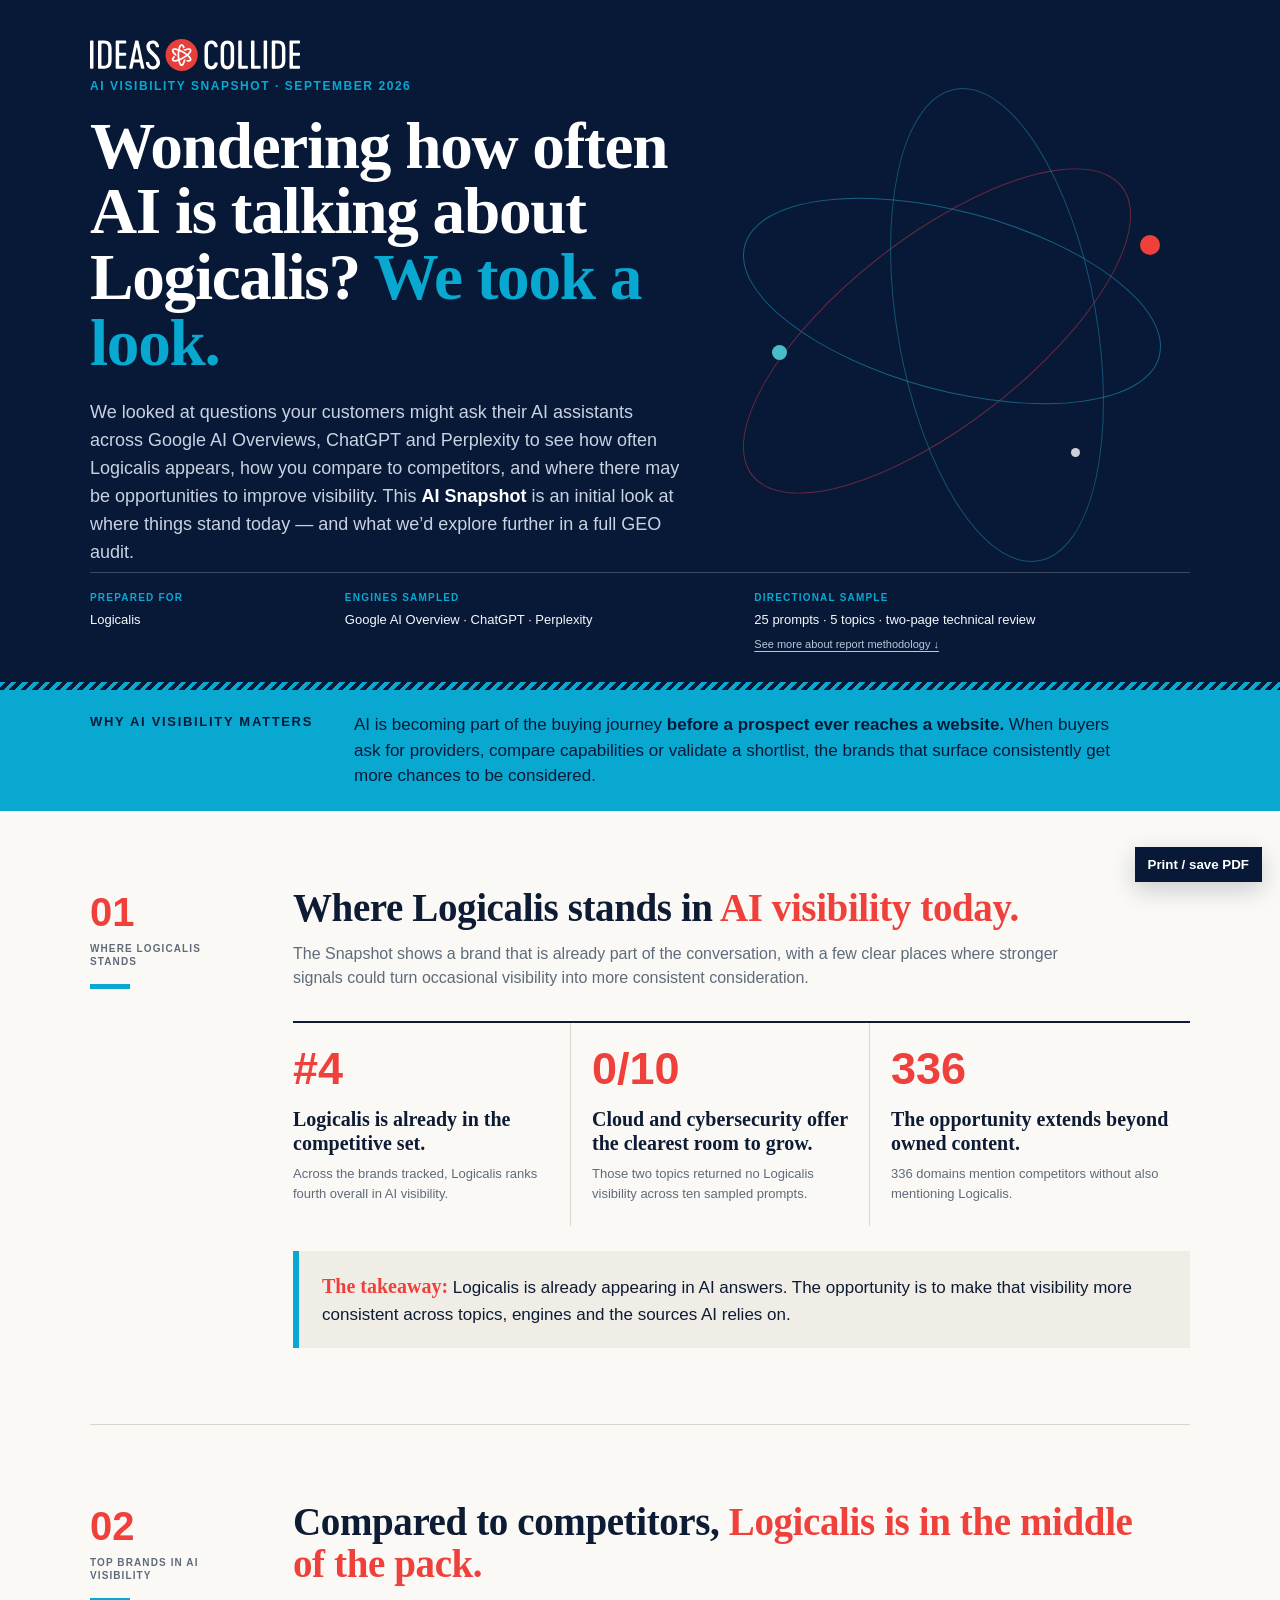
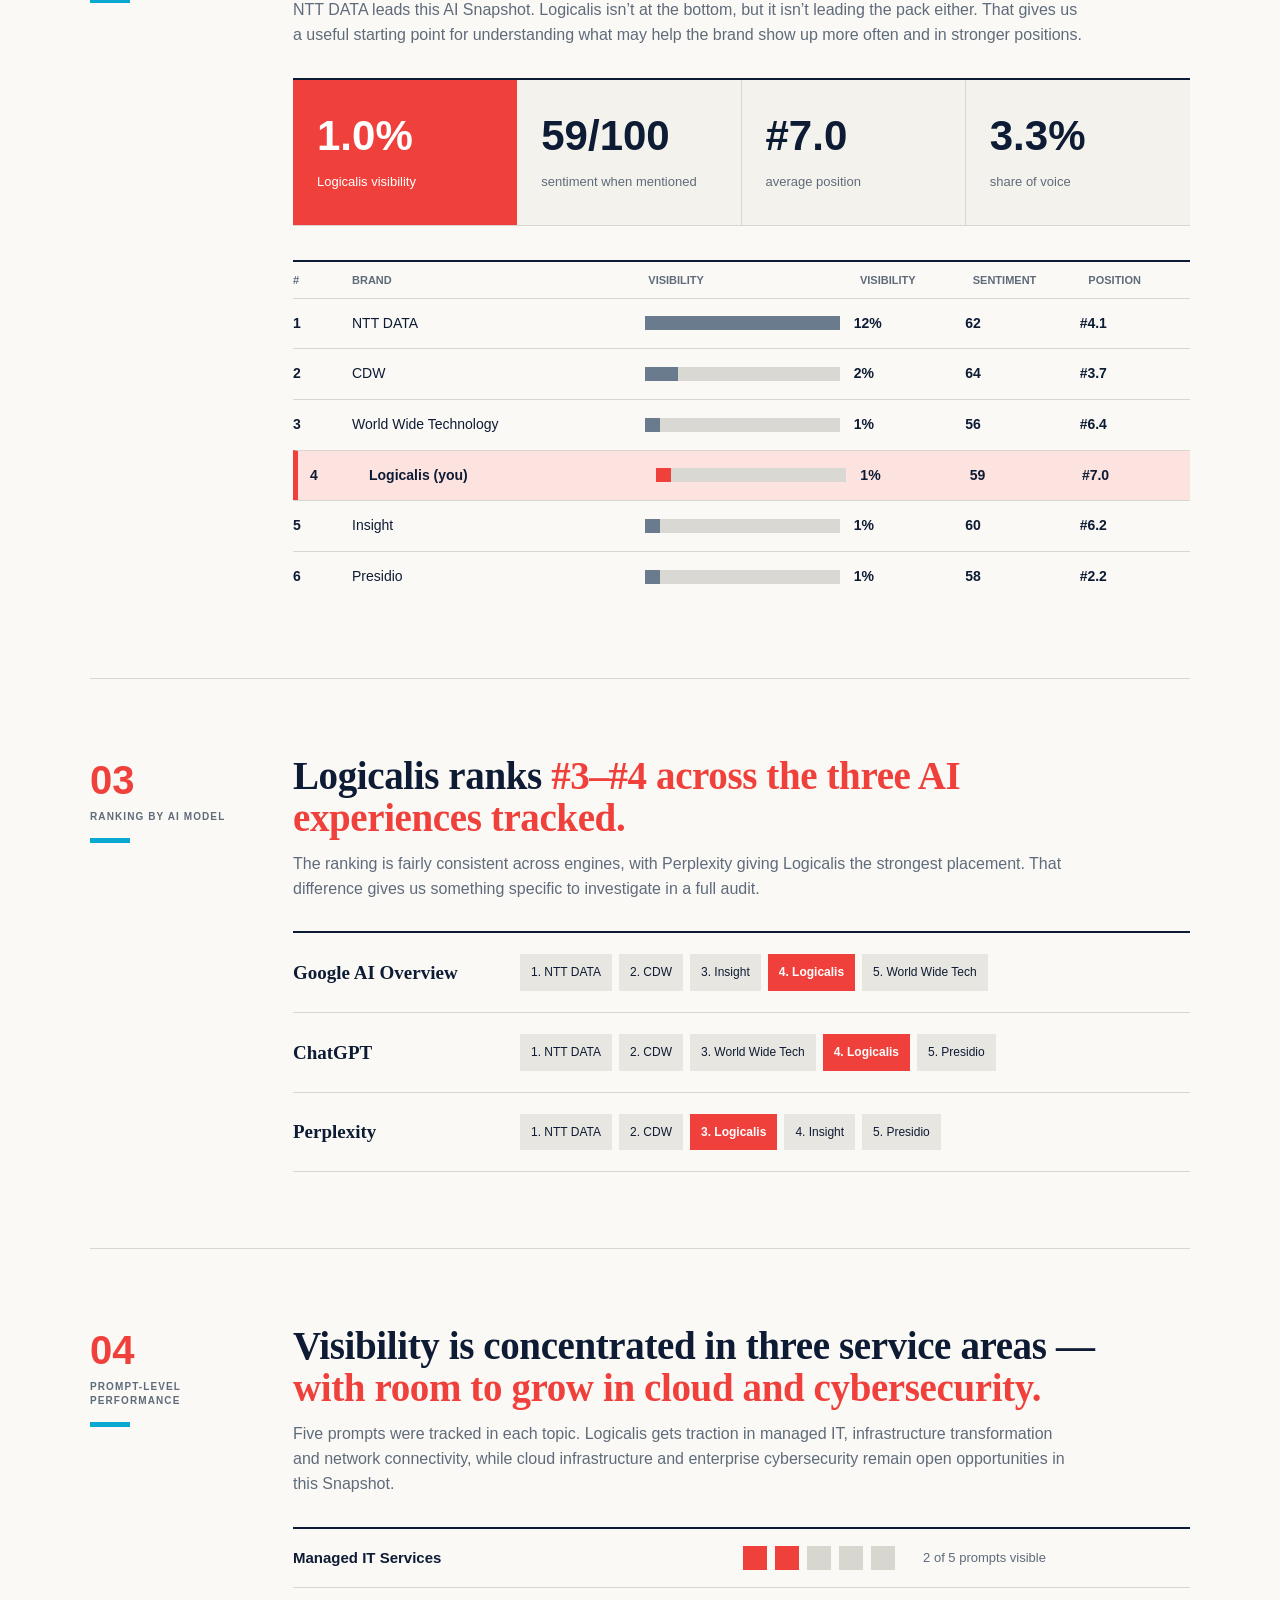
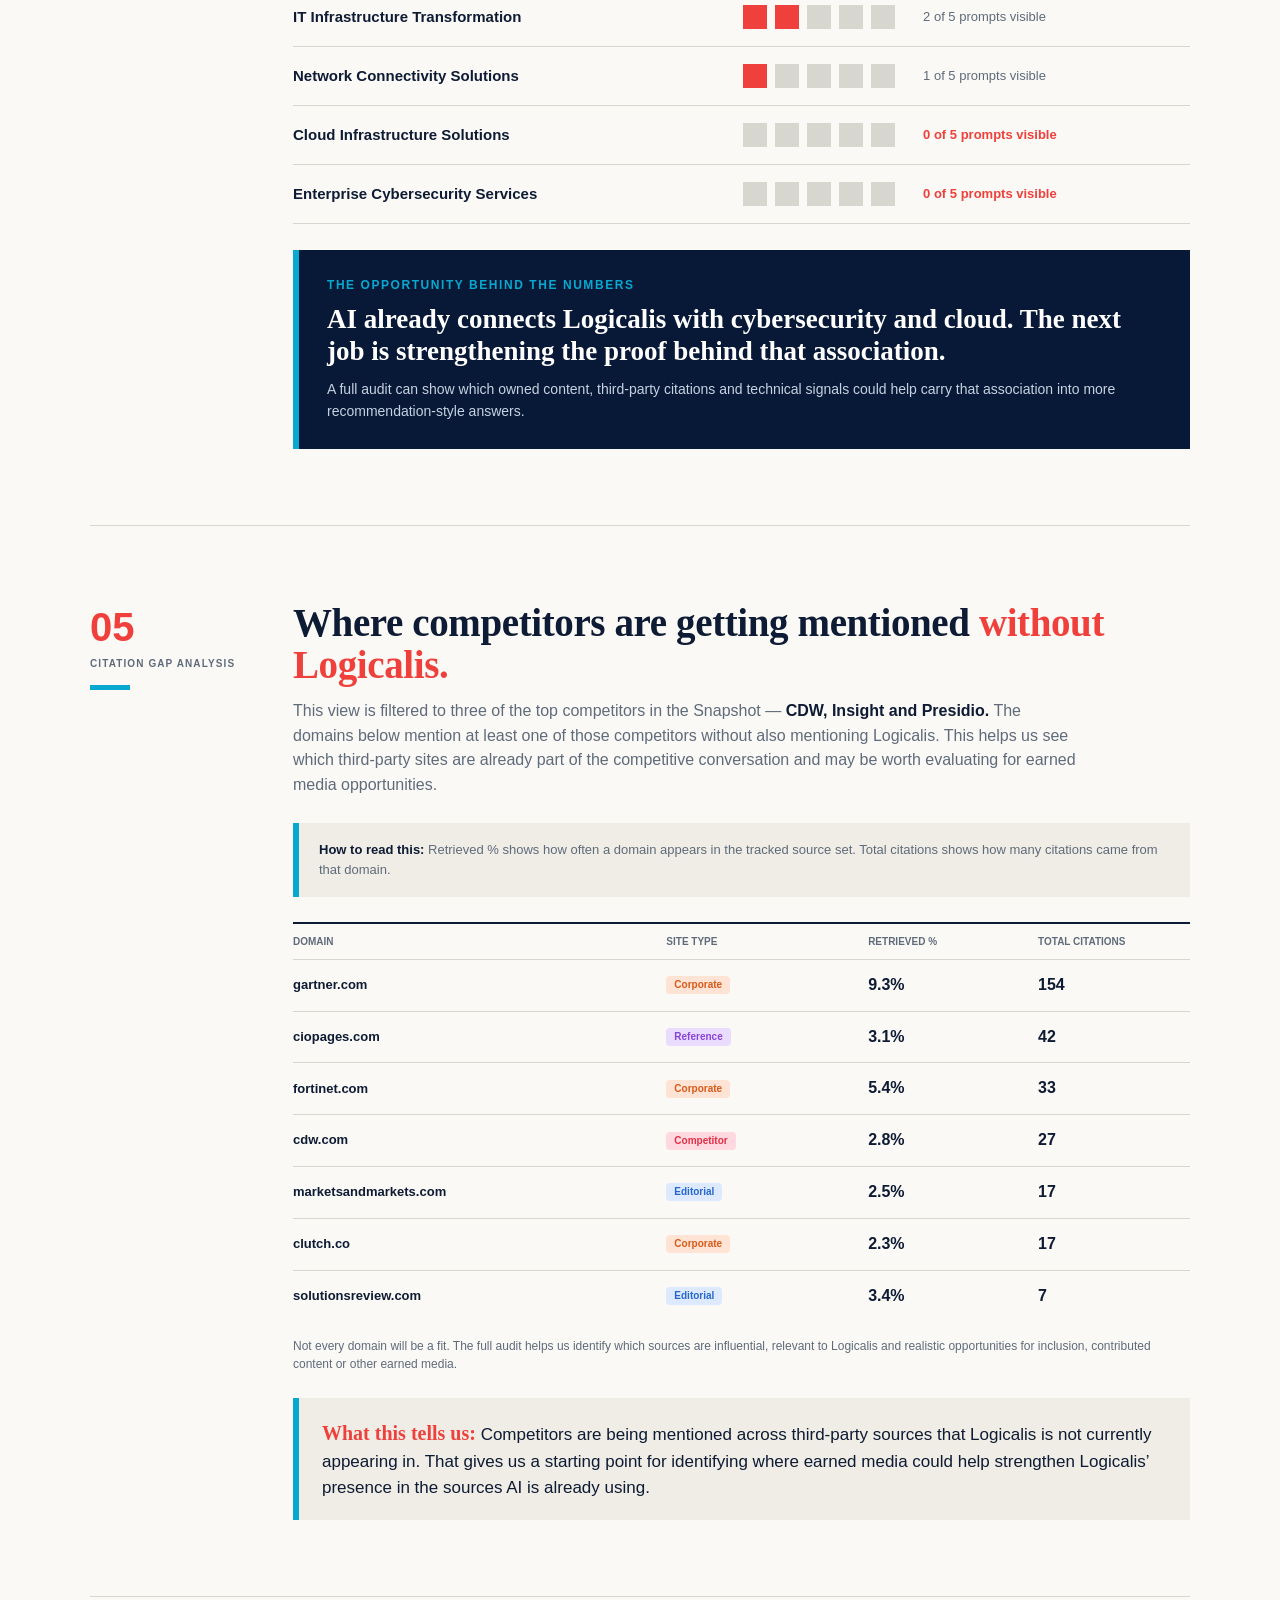
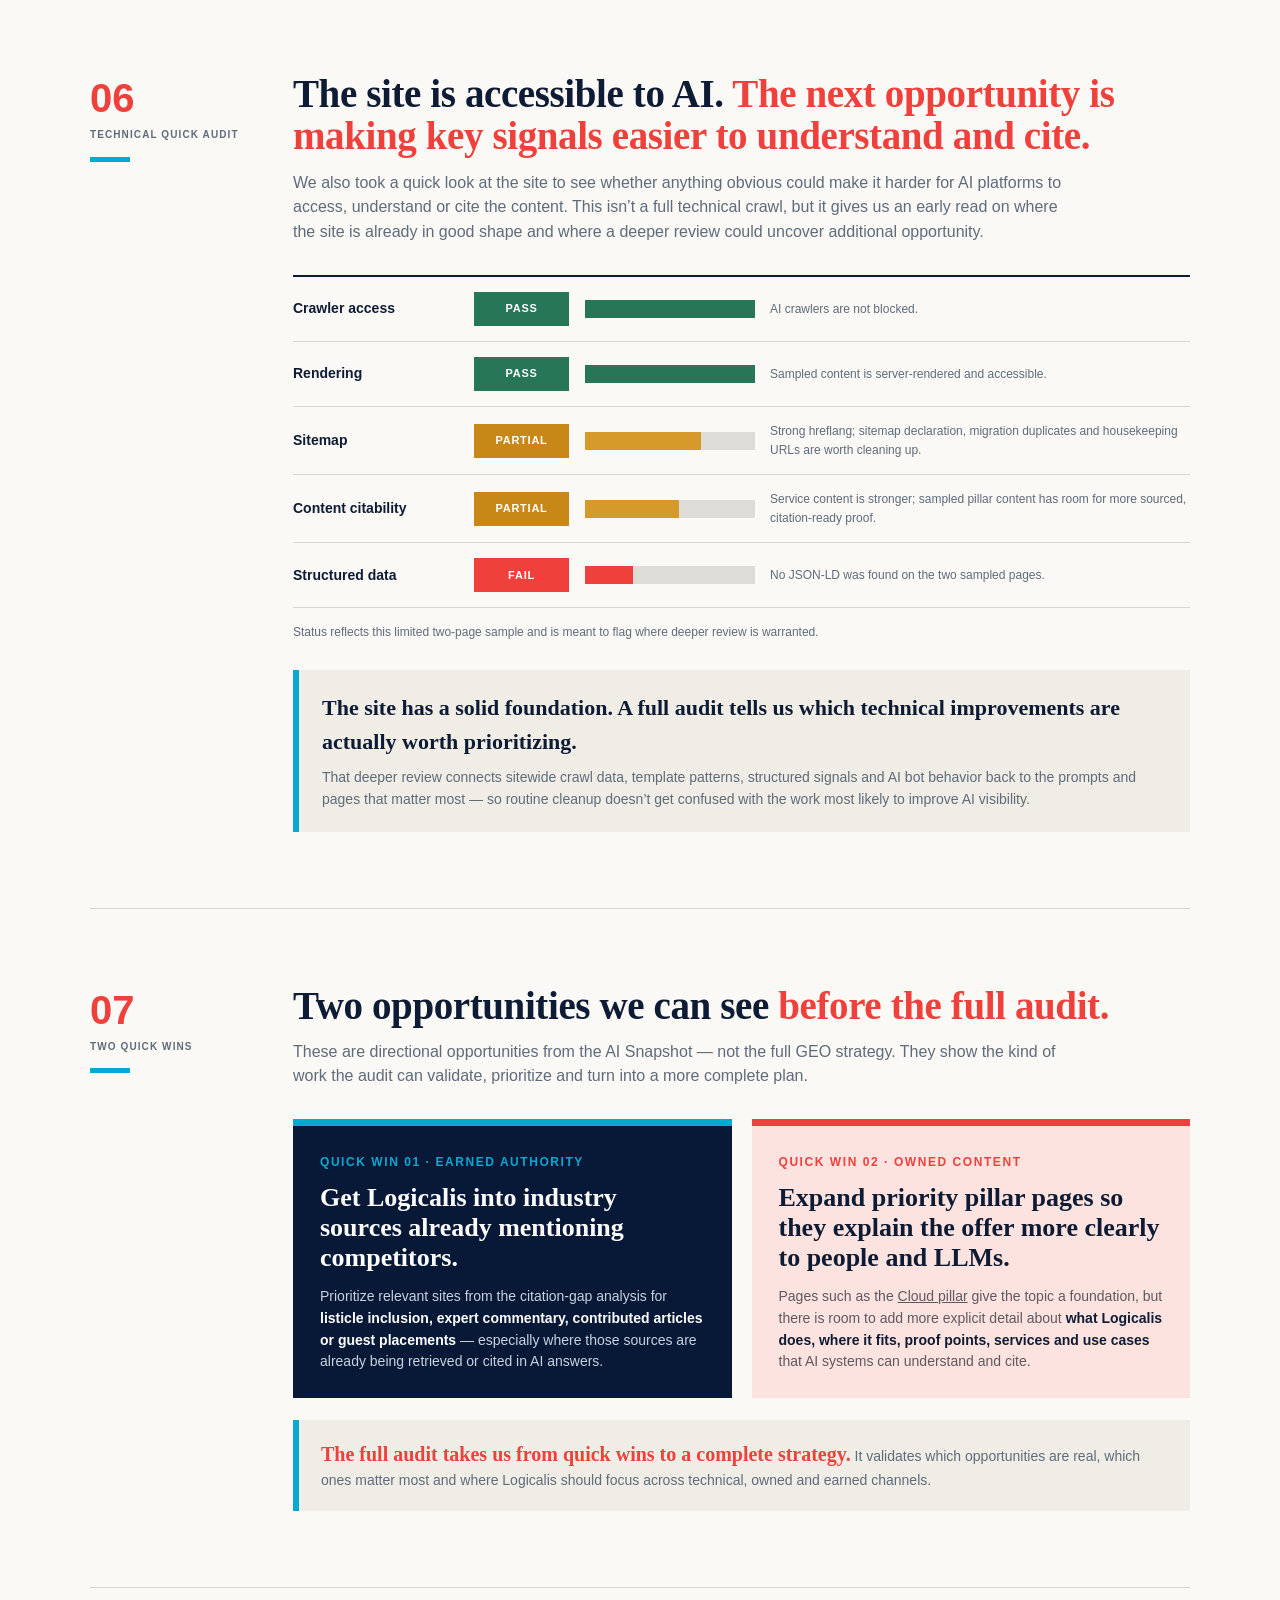
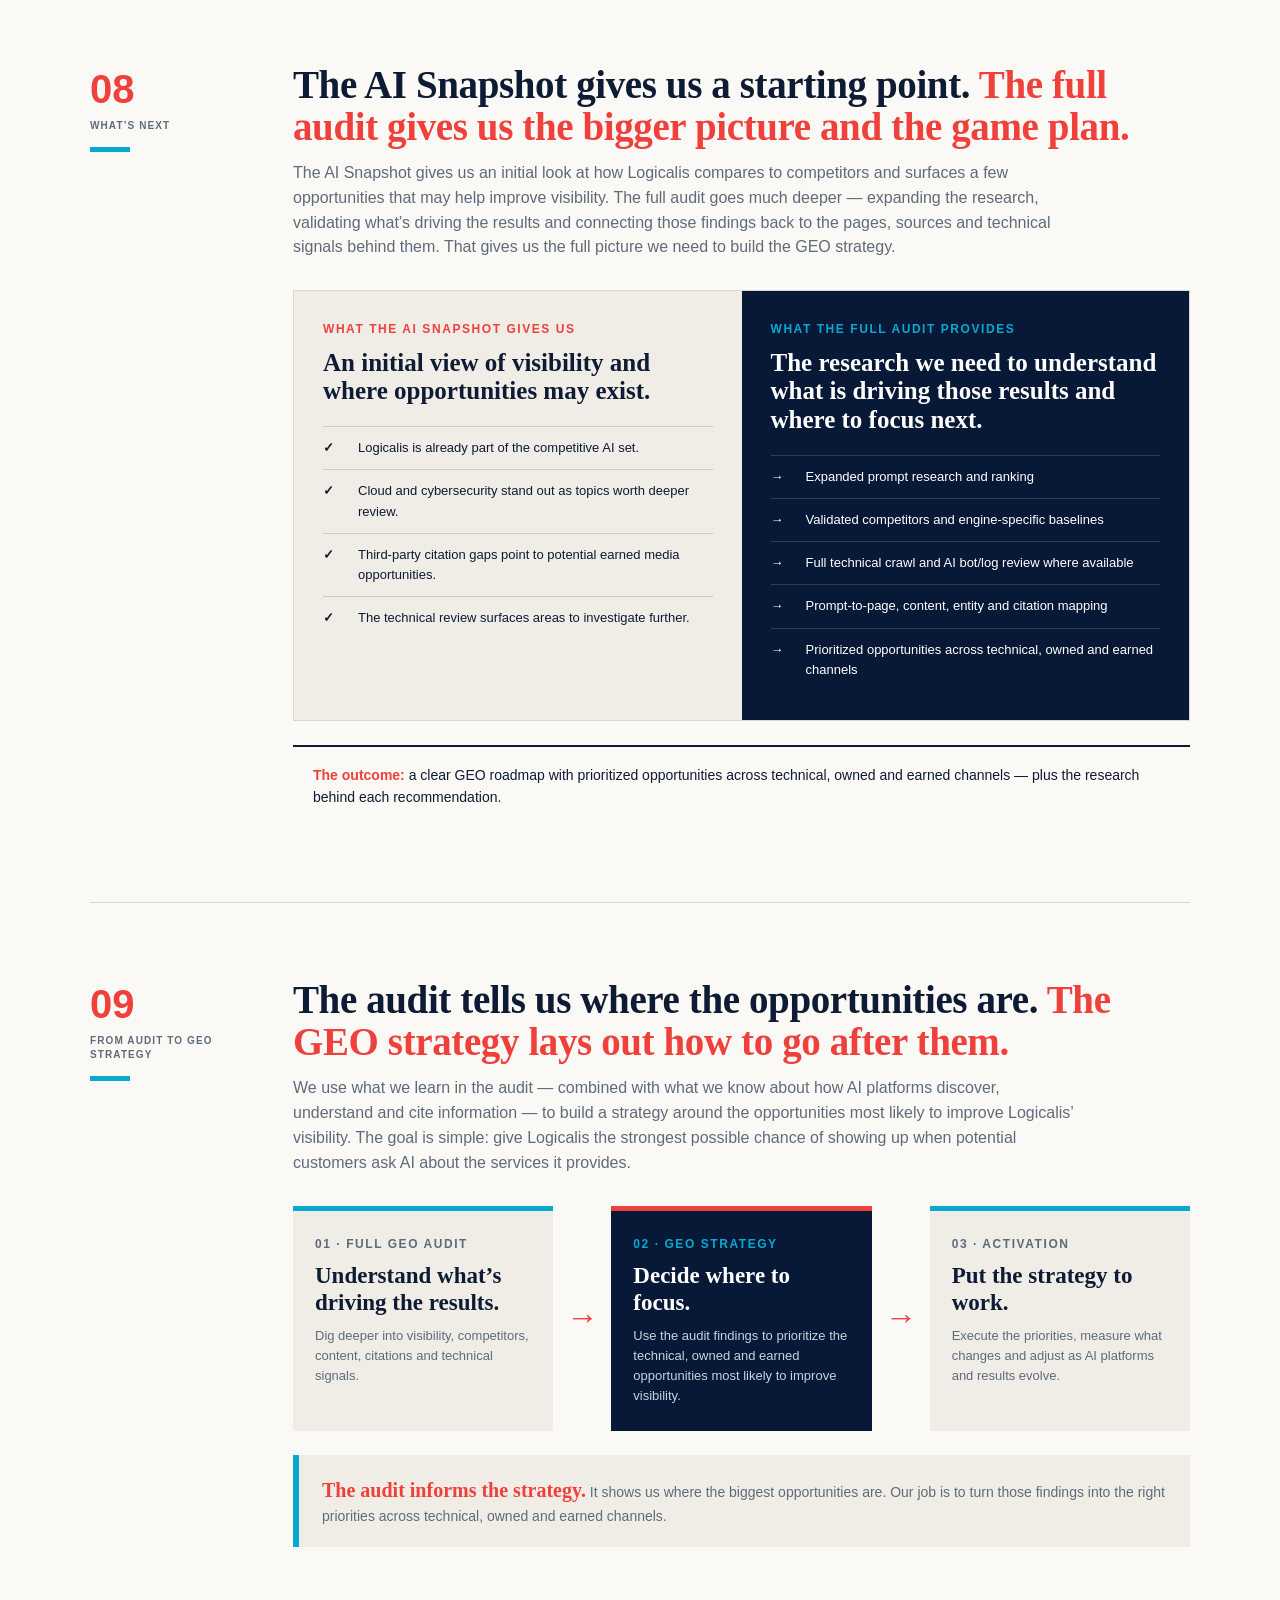
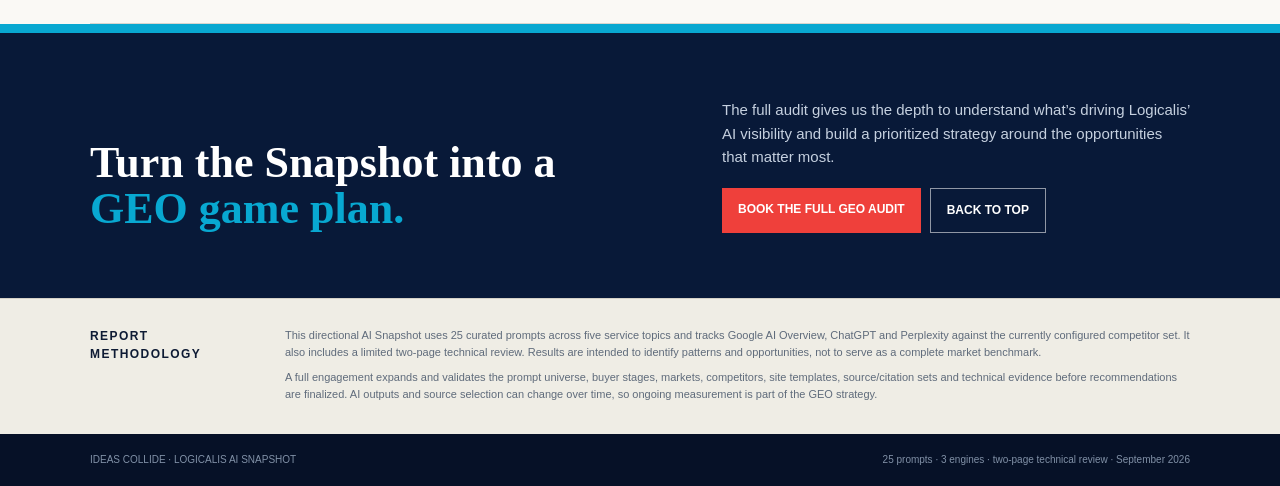
<file: logicalis/index.html>
<!doctype html>
<html lang="en">
<head>
<meta charset="utf-8">
<meta name="viewport" content="width=device-width,initial-scale=1">
<meta name="robots" content="noindex, nofollow">
<meta name="description" content="Logicalis AI Snapshot prepared by Ideas Collide.">
<title>Logicalis AI Snapshot | Ideas Collide</title>
<link rel="icon" href="/favicon.ico" sizes="any">
<link rel="icon" href="/favicon.svg" type="image/svg+xml">
<link rel="apple-touch-icon" href="/apple-touch-icon.png">
<style>
:root{
  --navy:#081938;--cyan:#08a8d1;--coral:#ef403b;--cream:#efede5;--paper:#faf9f5;
  --white:#fff;--ink:#0e1b34;--muted:#5f6b7b;--line:#d8d6cf;
  --green:#267657;--amber:#a66d12;
  --display:"Arial Narrow","Avenir Next Condensed","Franklin Gothic Condensed",Arial,sans-serif;
  --body:"Avenir Next",Avenir,"Segoe UI",Arial,sans-serif;
  --serif:Georgia,"Times New Roman",serif;--max:1100px
}
*{box-sizing:border-box}html{scroll-behavior:smooth}
body{margin:0;background:var(--paper);color:var(--ink);font-family:var(--body);font-size:16px;line-height:1.55;-webkit-font-smoothing:antialiased}
h1,h2,h3,h4,p{margin:0}a{color:inherit}.wrap{width:min(var(--max),calc(100% - 64px));margin:auto}
.eyebrow{font-family:var(--display);font-size:12px;font-weight:900;letter-spacing:.13em;text-transform:uppercase}
.progress{position:fixed;inset:0 0 auto;height:4px;z-index:99}.progress i{height:100%;width:0;display:block;background:var(--coral)}
.print{position:fixed;right:18px;bottom:18px;z-index:50;border:0;background:var(--navy);color:#fff;padding:10px 13px;font-weight:800;cursor:pointer;box-shadow:0 8px 25px #08193833}

/* HERO */
.cover{min-height:690px;background:var(--navy);color:#fff;position:relative;overflow:hidden}
.cover:after{content:"";position:absolute;inset:auto 0 0;height:8px;background:repeating-linear-gradient(135deg,var(--cyan) 0 4px,transparent 4px 8px)}
.cover .wrap{min-height:690px;padding:38px 0 34px;display:flex;flex-direction:column;position:relative;z-index:2}
.brand-lockup{height:34px;display:flex;align-items:center}
.brand-logo{display:block;width:210px;height:auto;max-height:34px;object-fit:contain;object-position:left center}
.brand-fallback{display:none;align-items:center;gap:7px;font-family:var(--display);font-weight:900;font-size:20px}
.atom-mini{width:20px;height:20px;position:relative;display:inline-block}
.atom-mini:before,.atom-mini:after{content:"";position:absolute;inset:4px -1px;border:1.4px solid #fff;border-radius:50%;transform:rotate(45deg)}
.atom-mini:after{transform:rotate(-45deg)}.atom-mini i{position:absolute;width:5px;height:5px;background:var(--coral);border-radius:50%;left:7px;top:7px}
.cover-main{margin:auto 0;display:grid;grid-template-columns:1.15fr .85fr;gap:58px;align-items:center}
.cover .kicker{color:var(--cyan);margin-bottom:18px}
.cover h1{font-family:var(--serif);font-size:clamp(44px,5.1vw,66px);line-height:1.01;max-width:10.5em;letter-spacing:-.02em}
.cover h1 span{color:var(--cyan)}
.cover-copy{font-size:18px;color:#c8d2e1;max-width:650px;margin-top:22px;line-height:1.55}.cover-copy strong{color:#fff}
.orbit-art{height:390px;position:relative}.orbit-line{position:absolute;border:1px solid;opacity:.62;border-radius:50%}
.orbit-line.a{width:430px;height:180px;left:-10px;top:84px;border-color:#1c90af;transform:rotate(15deg)}
.orbit-line.b{width:470px;height:188px;left:-45px;top:110px;border-color:#a93543;transform:rotate(-38deg)}
.orbit-line.c{width:200px;height:480px;left:150px;top:-42px;border-color:#1c7897;transform:rotate(-10deg)}
.orbit-dot{position:absolute;border-radius:50%}.orbit-dot.one{width:20px;height:20px;background:var(--coral);right:30px;top:108px}
.orbit-dot.two{width:15px;height:15px;background:#49bdca;left:25px;top:218px}.orbit-dot.three{width:9px;height:9px;background:#fff;right:110px;bottom:60px;opacity:.8}
.cover-meta{display:grid;grid-template-columns:.8fr 1.35fr 1.55fr;gap:30px;border-top:1px solid #ffffff35;padding-top:17px}
.cover-meta b{display:block;color:var(--cyan);font-family:var(--display);font-size:10px;letter-spacing:.12em;text-transform:uppercase}
.cover-meta span{display:block;margin-top:5px;font-size:13px;color:#f5f7fa}.method-link{display:inline-block;margin-top:6px;font-size:11px;color:#b9c7d8;text-decoration:underline;text-underline-offset:3px}

/* WHY */
.why-band{background:var(--cyan);color:var(--navy);padding:22px 0}.why-band .wrap{display:grid;grid-template-columns:230px 1fr;gap:34px;align-items:start}
.why-band .eyebrow{font-size:13px}.why-band p{font-size:17px;line-height:1.5;max-width:760px}.why-band p strong{font-weight:800}

/* REPORT */
.report{width:min(var(--max),calc(100% - 64px));margin:auto}.report-section{display:grid;grid-template-columns:155px 1fr;gap:48px;padding:76px 0;border-bottom:1px solid var(--line)}
.section-index{padding-top:5px}.section-index .num{display:block;font-family:var(--display);font-size:40px;line-height:1;font-weight:900;color:var(--coral)}
.section-index .label{display:block;margin-top:10px;font-family:var(--display);font-size:10px;font-weight:900;line-height:1.35;letter-spacing:.11em;text-transform:uppercase;color:var(--muted)}
.section-index:after{content:"";display:block;width:40px;height:5px;background:var(--cyan);margin-top:15px}
.section-body h2{font-family:var(--serif);font-size:39px;line-height:1.08;letter-spacing:-.01em;max-width:850px}.section-body h2 span{color:var(--coral)}
.section-intro{font-size:16px;color:var(--muted);max-width:790px;margin-top:13px}.section-intro strong{color:var(--ink)}
.insight{margin-top:25px;border-left:6px solid var(--cyan);background:var(--cream);padding:20px 23px;font-size:17px;line-height:1.52}
.insight strong{color:var(--coral);font-family:var(--serif);font-size:20px}

/* EXEC */
.executive{display:grid;grid-template-columns:repeat(3,1fr);border-top:2px solid var(--ink);margin-top:30px}
.exec-item{padding:23px 21px 22px 0;border-right:1px solid var(--line);margin-right:21px}.exec-item:last-child{border-right:0;margin-right:0}
.exec-item b{font-family:var(--display);font-size:45px;line-height:1;color:var(--coral)}.exec-item h3{font-family:var(--serif);font-size:20px;line-height:1.18;margin-top:16px}
.exec-item p{font-size:13px;color:var(--muted);margin-top:9px}

/* KPI + BRANDS */
.kpis{display:grid;grid-template-columns:repeat(4,1fr);margin-top:30px;border-top:2px solid var(--ink);border-bottom:1px solid var(--line)}
.kpi{min-height:145px;padding:25px 24px 22px;background:#f4f2ec;border-right:1px solid var(--line);display:flex;flex-direction:column;justify-content:center}
.kpi:first-child{background:var(--coral);color:#fff;border-right:0}.kpi:last-child{border-right:0}
.kpi b{display:block;font-family:var(--display);font-size:42px;line-height:1}.kpi span{display:block;font-size:13px;color:var(--muted);margin-top:15px}.kpi:first-child span{color:#fff}
.brand-table{margin-top:34px;border-top:2px solid var(--ink)}.brand-head,.brand-row{display:grid;grid-template-columns:45px 2fr 1.4fr .7fr .72fr .72fr;gap:14px;align-items:center}
.brand-head{padding:10px 0 9px;font-size:11px;font-weight:800;color:var(--muted);text-transform:uppercase}.brand-row{padding:14px 10px 14px 0;border-top:1px solid var(--line);font-size:14px}
.brand-row.me{background:#fde3df;border-left:5px solid var(--coral);padding-left:12px;font-weight:800}.brand-track{height:14px;background:#d9d8d2;overflow:hidden}.brand-fill{height:100%;background:#6b7b8e}.brand-row.me .brand-fill{background:var(--coral)}
.brand-pos,.brand-score,.brand-sent,.brand-avg{font-family:var(--display);font-weight:800}

/* MODEL */
.model-list{border-top:2px solid var(--ink);margin-top:30px}.model-row{display:grid;grid-template-columns:205px 1fr;gap:22px;padding:21px 0;border-bottom:1px solid var(--line);align-items:center}
.model-name{font-family:var(--serif);font-weight:700;font-size:19px}.placements{display:flex;gap:7px;flex-wrap:wrap}.place{padding:9px 11px;background:#e8e6e0;font-size:12px}.place.me{background:var(--coral);color:#fff;font-weight:800}

/* PROMPTS */
.prompt-list{margin-top:30px;border-top:2px solid var(--ink)}.prompt-row{display:grid;grid-template-columns:1.45fr 160px .9fr;gap:20px;align-items:center;padding:17px 0;border-bottom:1px solid var(--line)}
.prompt-row h3{font-size:15px}.prompt-dots{display:flex;gap:8px}.prompt-dot{width:24px;height:24px;background:#d7d6cf}.prompt-dot.hit{background:var(--coral)}
.prompt-note{font-size:13px;color:var(--muted)}.prompt-note.zero{color:var(--coral);font-weight:800}.navy-callout{background:var(--navy);color:#fff;margin-top:26px;padding:26px 28px;border-left:6px solid var(--cyan)}
.navy-callout .eyebrow{color:var(--cyan)}.navy-callout h3{font-family:var(--serif);font-size:27px;line-height:1.18;margin-top:10px}.navy-callout p{font-size:14px;color:#c7d2e0;margin-top:11px}

/* CITATION GAP */
.gap-filter{margin-top:25px;background:var(--cream);border-left:6px solid var(--cyan);padding:17px 20px;font-size:13px;color:var(--muted)}.gap-filter strong{color:var(--ink)}
.citation-table{margin-top:25px;border-top:2px solid var(--ink)}
.citation-head,.citation-row{display:grid;grid-template-columns:1.45fr .75fr .62fr .62fr;gap:18px;align-items:center}
.citation-head{padding:10px 0 9px;font-size:10px;font-weight:900;color:var(--muted);text-transform:uppercase}
.citation-row{padding:13px 0;border-top:1px solid var(--line);font-size:13px}
.citation-row .domain{font-weight:800}
.site-tag{display:inline-flex;align-items:center;justify-content:center;width:max-content;padding:4px 8px;border-radius:4px;font-size:10px;font-weight:800;line-height:1;text-transform:capitalize}
.site-tag.corporate{background:#ffe3d5;color:#d75a17}.site-tag.reference{background:#eadcff;color:#8744d8}.site-tag.competitor{background:#ffd9df;color:#df3046}.site-tag.editorial{background:#dce9ff;color:#2768c7}.site-tag.institutional{background:#e5f0d7;color:#59851b}
.citation-row .retrieved,.citation-row .citations{font-family:var(--display);font-size:16px;font-weight:900}.citation-row:first-of-type .retrieved,.citation-row:first-of-type .citations{color:var(--coral)}
.citation-note{margin-top:16px;font-size:12px;color:var(--muted);line-height:1.5}

/* TECH */
.tech-note{font-size:12px;color:var(--muted);margin-top:15px}.tech-scorecard{margin-top:30px;border-top:2px solid var(--ink)}
.tech-item{display:grid;grid-template-columns:165px 95px 1fr;gap:16px;align-items:center;padding:15px 0;border-bottom:1px solid var(--line)}
.tech-item h3{font-size:14px}.tech-status{display:flex;align-items:center;justify-content:center;min-height:34px;font-family:var(--display);font-size:11px;font-weight:900;letter-spacing:.07em;color:#fff}
.tech-status.pass{background:var(--green)}.tech-status.partial{background:#c78818}.tech-status.fail{background:var(--coral)}
.tech-result{display:grid;grid-template-columns:170px 1fr;gap:15px;align-items:center}.tech-track{height:18px;background:#dddcd6;overflow:hidden}.tech-fill{height:100%}
.tech-fill.pass{background:var(--green)}.tech-fill.partial{background:#d59a2a}.tech-fill.fail{background:var(--coral)}.tech-copy{font-size:12px;color:var(--muted)}
.tech-scorecard .tech-item:nth-child(1) .tech-fill,.tech-scorecard .tech-item:nth-child(2) .tech-fill{width:100%}.tech-scorecard .tech-item:nth-child(3) .tech-fill{width:68%}.tech-scorecard .tech-item:nth-child(4) .tech-fill{width:55%}.tech-scorecard .tech-item:nth-child(5) .tech-fill{width:28%}
.transition-box{margin-top:28px;border-left:6px solid var(--cyan);background:var(--cream);padding:21px 23px}.transition-box h3{font-family:var(--serif);font-size:22px}.transition-box p{font-size:14px;color:var(--muted);margin-top:8px}

/* QUICK WINS */
.quick-win-grid{display:grid;grid-template-columns:1fr 1fr;gap:20px;margin-top:30px}.quick-win{padding:27px 27px 25px;min-height:260px}
.quick-win.earned{background:var(--navy);color:#fff;border-top:7px solid var(--cyan)}.quick-win.owned{background:#fde3df;border-top:7px solid var(--coral)}
.quick-win .eyebrow{color:var(--cyan)}.quick-win.owned .eyebrow{color:var(--coral)}.quick-win h3{font-family:var(--serif);font-size:26px;line-height:1.16;margin-top:11px}
.quick-win p{font-size:14px;line-height:1.55;margin-top:13px;color:#c8d2df}.quick-win.owned p{color:#5d5960}.quick-win strong{color:#fff}.quick-win.owned strong{color:var(--ink)}
.quick-win-note{margin-top:22px;border-left:6px solid var(--cyan);background:var(--cream);padding:19px 22px;font-size:14px;color:var(--muted)}.quick-win-note strong{font-family:var(--serif);font-size:20px;color:var(--coral)}

/* AUDIT */
.audit-box{margin-top:30px;display:grid;grid-template-columns:1fr 1fr;border:1px solid var(--line)}.audit-col{padding:29px}.audit-col:first-child{background:var(--cream)}.audit-col:last-child{background:var(--navy);color:#fff}
.audit-col .eyebrow{color:var(--coral)}.audit-col:last-child .eyebrow{color:var(--cyan)}.audit-col h3{font-family:var(--serif);font-size:25px;line-height:1.15;margin-top:10px}
.audit-col ul{list-style:none;padding:0;margin:20px 0 0}.audit-col li{display:grid;grid-template-columns:25px 1fr;gap:10px;padding:11px 0;border-top:1px solid #cecac0;font-size:13px}.audit-col:last-child li{border-color:#ffffff28}
.audit-bottom{margin-top:24px;padding:18px 20px;border-top:2px solid var(--ink);font-size:14px}.audit-bottom strong{color:var(--coral)}

/* STRATEGY */
.strategy-bridge{display:grid;grid-template-columns:1fr 58px 1fr 58px 1fr;gap:0;margin-top:30px;align-items:stretch}
.strategy-stage{min-height:175px;padding:24px 22px;background:var(--cream);border-top:5px solid var(--cyan)}.strategy-stage.strategy{background:var(--navy);color:#fff;border-top-color:var(--coral)}
.strategy-stage .eyebrow{color:var(--muted)}.strategy-stage.strategy .eyebrow{color:var(--cyan)}.strategy-stage h3{font-family:var(--serif);font-size:23px;line-height:1.15;margin-top:10px}
.strategy-stage p{font-size:13px;color:var(--muted);margin-top:10px}.strategy-stage.strategy p{color:#c8d2df}.strategy-arrow{display:flex;align-items:center;justify-content:center;font-family:var(--display);font-size:32px;font-weight:900;color:var(--coral)}
.strategy-callout{margin-top:24px;border-left:6px solid var(--cyan);background:var(--cream);padding:20px 23px;font-size:14px;color:var(--muted)}.strategy-callout strong{font-family:var(--serif);font-size:20px;color:var(--coral)}

/* CTA */
.cta{background:var(--navy);color:#fff;padding:65px 0;border-top:9px solid var(--cyan)}.cta .wrap{display:grid;grid-template-columns:1.1fr .9fr;gap:60px;align-items:end}
.cta h2{font-family:var(--serif);font-size:44px;line-height:1.05}.cta h2 span{color:var(--cyan)}.cta p{font-size:15px;color:#c5d0df}
.buttons{display:flex;gap:9px;flex-wrap:wrap;margin-top:20px}.btn{display:inline-block;text-decoration:none;background:var(--coral);color:#fff;padding:12px 16px;font-family:var(--display);font-size:12px;font-weight:900;text-transform:uppercase}.btn.alt{background:transparent;border:1px solid #ffffff8c}
.methodology{background:var(--cream);padding:28px 0 30px;border-top:1px solid #d4d0c7}.methodology .wrap{display:grid;grid-template-columns:160px 1fr;gap:35px}
.methodology h2{font-family:var(--display);font-size:12px;text-transform:uppercase;letter-spacing:.12em}.methodology p{font-size:11px;color:var(--muted);line-height:1.6}.methodology p+p{margin-top:7px}
.footer{background:#061127;color:#8191a7;font-size:10px;padding:18px 0}.footer .wrap{display:flex;justify-content:space-between;gap:25px}
.reveal{opacity:0;transform:translateY(15px);transition:.5s ease}.reveal.in{opacity:1;transform:none}

@media(max-width:900px){
  .wrap,.report{width:min(100% - 36px,var(--max))}.cover-main{grid-template-columns:1fr}.orbit-art{display:none}.cover h1{font-size:50px}.cover-meta{grid-template-columns:1fr}
  .why-band .wrap{grid-template-columns:1fr;gap:8px}.report-section{grid-template-columns:1fr;gap:14px;padding:58px 0}.section-index{display:flex;gap:10px;align-items:baseline}.section-index .num{font-size:25px}.section-index .label{margin:0}.section-index:after{display:none}
  .executive,.kpis{grid-template-columns:1fr 1fr}.model-row,.cta .wrap,.methodology .wrap{grid-template-columns:1fr}.quick-win-grid,.audit-box{grid-template-columns:1fr}.strategy-bridge{grid-template-columns:1fr}.strategy-arrow{min-height:45px;transform:rotate(90deg)}
}
@media(max-width:640px){
  .cover h1{font-size:42px}.section-body h2{font-size:32px}.executive,.kpis{grid-template-columns:1fr}.brand-head{display:none}.brand-row{grid-template-columns:28px 1fr 90px}.brand-sent,.brand-avg{display:none}
  .prompt-row,.tech-item,.tech-result{grid-template-columns:1fr}.citation-head,.citation-row{grid-template-columns:1.3fr .8fr .62fr .62fr;gap:8px}.site-tag{font-size:9px;padding:4px 6px}
}
@media print{.progress,.print{display:none}.reveal{opacity:1;transform:none}.cover,.why-band,.cta,.footer,.navy-callout,.quick-win.earned,.audit-col:last-child,.strategy-stage.strategy{-webkit-print-color-adjust:exact;print-color-adjust:exact}.report-section{padding:45px 0}}
</style>
</head>
<body id="top">
<div class="progress"><i id="progress"></i></div>
<button class="print" onclick="window.print()">Print / save PDF</button>

<header class="cover">
<div class="wrap">
  <div class="brand-lockup">
    <img class="brand-logo" src="/assets/ic-logo-horizontal.svg" alt="Ideas Collide" onerror="this.style.display='none';this.nextElementSibling.style.display='flex'">
    <div class="brand-fallback">IDEAS <span class="atom-mini"><i></i></span> COLLIDE</div>
  </div>
  <div class="cover-main">
    <div class="reveal">
      <div class="eyebrow kicker">AI visibility snapshot · September 2026</div>
      <h1>Wondering how often AI is talking about Logicalis? <span>We took a look.</span></h1>
      <p class="cover-copy">We looked at questions your customers might ask their AI assistants across Google AI Overviews, ChatGPT and Perplexity to see how often Logicalis appears, how you compare to competitors, and where there may be opportunities to improve visibility. This <strong>AI Snapshot</strong> is an initial look at where things stand today — and what we’d explore further in a full GEO audit.</p>
    </div>
    <div class="orbit-art reveal" aria-hidden="true"><div class="orbit-line a"></div><div class="orbit-line b"></div><div class="orbit-line c"></div><i class="orbit-dot one"></i><i class="orbit-dot two"></i><i class="orbit-dot three"></i></div>
  </div>
  <div class="cover-meta reveal">
    <div><b>Prepared for</b><span>Logicalis</span></div>
    <div><b>Engines sampled</b><span>Google AI Overview · ChatGPT · Perplexity</span></div>
    <div><b>Directional sample</b><span>25 prompts · 5 topics · two-page technical review</span><a class="method-link" href="#methodology">See more about report methodology ↓</a></div>
  </div>
</div>
</header>

<section class="why-band"><div class="wrap"><div class="eyebrow">Why AI visibility matters</div><p>AI is becoming part of the buying journey <strong>before a prospect ever reaches a website.</strong> When buyers ask for providers, compare capabilities or validate a shortlist, the brands that surface consistently get more chances to be considered.</p></div></section>

<main class="report">

<section class="report-section">
<aside class="section-index"><span class="num">01</span><span class="label">Where Logicalis stands</span></aside>
<div class="section-body">
  <h2 class="reveal">Where Logicalis stands in <span>AI visibility today.</span></h2>
  <p class="section-intro reveal">The Snapshot shows a brand that is already part of the conversation, with a few clear places where stronger signals could turn occasional visibility into more consistent consideration.</p>
  <div class="executive reveal">
    <article class="exec-item"><b>#4</b><h3>Logicalis is already in the competitive set.</h3><p>Across the brands tracked, Logicalis ranks fourth overall in AI visibility.</p></article>
    <article class="exec-item"><b>0/10</b><h3>Cloud and cybersecurity offer the clearest room to grow.</h3><p>Those two topics returned no Logicalis visibility across ten sampled prompts.</p></article>
    <article class="exec-item"><b>336</b><h3>The opportunity extends beyond owned content.</h3><p>336 domains mention competitors without also mentioning Logicalis.</p></article>
  </div>
  <div class="insight reveal"><strong>The takeaway:</strong> Logicalis is already appearing in AI answers. The opportunity is to make that visibility more consistent across topics, engines and the sources AI relies on.</div>
</div>
</section>

<section class="report-section">
<aside class="section-index"><span class="num">02</span><span class="label">Top brands in AI visibility</span></aside>
<div class="section-body">
  <h2 class="reveal">Compared to competitors, <span>Logicalis is in the middle of the pack.</span></h2>
  <p class="section-intro reveal">NTT DATA leads this AI Snapshot. Logicalis isn’t at the bottom, but it isn’t leading the pack either. That gives us a useful starting point for understanding what may help the brand show up more often and in stronger positions.</p>
  <div class="kpis reveal"><div class="kpi"><b>1.0%</b><span>Logicalis visibility</span></div><div class="kpi"><b>59/100</b><span>sentiment when mentioned</span></div><div class="kpi"><b>#7.0</b><span>average position</span></div><div class="kpi"><b>3.3%</b><span>share of voice</span></div></div>
  <div class="brand-table reveal">
    <div class="brand-head"><span>#</span><span>Brand</span><span>Visibility</span><span>Visibility</span><span>Sentiment</span><span>Position</span></div>
    <div class="brand-row"><span class="brand-pos">1</span><span>NTT DATA</span><div class="brand-track"><div class="brand-fill" style="width:100%"></div></div><span class="brand-score">12%</span><span class="brand-sent">62</span><span class="brand-avg">#4.1</span></div>
    <div class="brand-row"><span class="brand-pos">2</span><span>CDW</span><div class="brand-track"><div class="brand-fill" style="width:17%"></div></div><span class="brand-score">2%</span><span class="brand-sent">64</span><span class="brand-avg">#3.7</span></div>
    <div class="brand-row"><span class="brand-pos">3</span><span>World Wide Technology</span><div class="brand-track"><div class="brand-fill" style="width:8%"></div></div><span class="brand-score">1%</span><span class="brand-sent">56</span><span class="brand-avg">#6.4</span></div>
    <div class="brand-row me"><span class="brand-pos">4</span><span>Logicalis (you)</span><div class="brand-track"><div class="brand-fill" style="width:8%"></div></div><span class="brand-score">1%</span><span class="brand-sent">59</span><span class="brand-avg">#7.0</span></div>
    <div class="brand-row"><span class="brand-pos">5</span><span>Insight</span><div class="brand-track"><div class="brand-fill" style="width:8%"></div></div><span class="brand-score">1%</span><span class="brand-sent">60</span><span class="brand-avg">#6.2</span></div>
    <div class="brand-row"><span class="brand-pos">6</span><span>Presidio</span><div class="brand-track"><div class="brand-fill" style="width:8%"></div></div><span class="brand-score">1%</span><span class="brand-sent">58</span><span class="brand-avg">#2.2</span></div>
  </div>
</div>
</section>

<section class="report-section">
<aside class="section-index"><span class="num">03</span><span class="label">Ranking by AI model</span></aside>
<div class="section-body">
  <h2 class="reveal">Logicalis ranks <span>#3–#4 across the three AI experiences tracked.</span></h2>
  <p class="section-intro reveal">The ranking is fairly consistent across engines, with Perplexity giving Logicalis the strongest placement. That difference gives us something specific to investigate in a full audit.</p>
  <div class="model-list reveal">
    <div class="model-row"><div class="model-name">Google AI Overview</div><div class="placements"><span class="place">1. NTT DATA</span><span class="place">2. CDW</span><span class="place">3. Insight</span><span class="place me">4. Logicalis</span><span class="place">5. World Wide Tech</span></div></div>
    <div class="model-row"><div class="model-name">ChatGPT</div><div class="placements"><span class="place">1. NTT DATA</span><span class="place">2. CDW</span><span class="place">3. World Wide Tech</span><span class="place me">4. Logicalis</span><span class="place">5. Presidio</span></div></div>
    <div class="model-row"><div class="model-name">Perplexity</div><div class="placements"><span class="place">1. NTT DATA</span><span class="place">2. CDW</span><span class="place me">3. Logicalis</span><span class="place">4. Insight</span><span class="place">5. Presidio</span></div></div>
  </div>
</div>
</section>

<section class="report-section">
<aside class="section-index"><span class="num">04</span><span class="label">Prompt-level performance</span></aside>
<div class="section-body">
  <h2 class="reveal">Visibility is concentrated in three service areas — <span>with room to grow in cloud and cybersecurity.</span></h2>
  <p class="section-intro reveal">Five prompts were tracked in each topic. Logicalis gets traction in managed IT, infrastructure transformation and network connectivity, while cloud infrastructure and enterprise cybersecurity remain open opportunities in this Snapshot.</p>
  <div class="prompt-list reveal">
    <div class="prompt-row"><h3>Managed IT Services</h3><div class="prompt-dots"><i class="prompt-dot hit"></i><i class="prompt-dot hit"></i><i class="prompt-dot"></i><i class="prompt-dot"></i><i class="prompt-dot"></i></div><div class="prompt-note">2 of 5 prompts visible</div></div>
    <div class="prompt-row"><h3>IT Infrastructure Transformation</h3><div class="prompt-dots"><i class="prompt-dot hit"></i><i class="prompt-dot hit"></i><i class="prompt-dot"></i><i class="prompt-dot"></i><i class="prompt-dot"></i></div><div class="prompt-note">2 of 5 prompts visible</div></div>
    <div class="prompt-row"><h3>Network Connectivity Solutions</h3><div class="prompt-dots"><i class="prompt-dot hit"></i><i class="prompt-dot"></i><i class="prompt-dot"></i><i class="prompt-dot"></i><i class="prompt-dot"></i></div><div class="prompt-note">1 of 5 prompts visible</div></div>
    <div class="prompt-row"><h3>Cloud Infrastructure Solutions</h3><div class="prompt-dots"><i class="prompt-dot"></i><i class="prompt-dot"></i><i class="prompt-dot"></i><i class="prompt-dot"></i><i class="prompt-dot"></i></div><div class="prompt-note zero">0 of 5 prompts visible</div></div>
    <div class="prompt-row"><h3>Enterprise Cybersecurity Services</h3><div class="prompt-dots"><i class="prompt-dot"></i><i class="prompt-dot"></i><i class="prompt-dot"></i><i class="prompt-dot"></i><i class="prompt-dot"></i></div><div class="prompt-note zero">0 of 5 prompts visible</div></div>
  </div>
  <aside class="navy-callout reveal"><div class="eyebrow">The opportunity behind the numbers</div><h3>AI already connects Logicalis with cybersecurity and cloud. The next job is strengthening the proof behind that association.</h3><p>A full audit can show which owned content, third-party citations and technical signals could help carry that association into more recommendation-style answers.</p></aside>
</div>
</section>

<section class="report-section">
<aside class="section-index"><span class="num">05</span><span class="label">Citation gap analysis</span></aside>
<div class="section-body">
  <h2 class="reveal">Where competitors are getting mentioned <span>without Logicalis.</span></h2>
  <p class="section-intro reveal">This view is filtered to three of the top competitors in the Snapshot — <strong>CDW, Insight and Presidio.</strong> The domains below mention at least one of those competitors without also mentioning Logicalis. This helps us see which third-party sites are already part of the competitive conversation and may be worth evaluating for earned media opportunities.</p>
  <div class="gap-filter reveal"><strong>How to read this:</strong> Retrieved % shows how often a domain appears in the tracked source set. Total citations shows how many citations came from that domain.</div>
  <div class="citation-table reveal">
    <div class="citation-head"><span>Domain</span><span>Site type</span><span>Retrieved %</span><span>Total citations</span></div>
    <div class="citation-row"><span class="domain">gartner.com</span><span class="site-tag corporate">Corporate</span><span class="retrieved">9.3%</span><span class="citations">154</span></div>
    <div class="citation-row"><span class="domain">ciopages.com</span><span class="site-tag reference">Reference</span><span class="retrieved">3.1%</span><span class="citations">42</span></div>
    <div class="citation-row"><span class="domain">fortinet.com</span><span class="site-tag corporate">Corporate</span><span class="retrieved">5.4%</span><span class="citations">33</span></div>
    <div class="citation-row"><span class="domain">cdw.com</span><span class="site-tag competitor">Competitor</span><span class="retrieved">2.8%</span><span class="citations">27</span></div>
    <div class="citation-row"><span class="domain">marketsandmarkets.com</span><span class="site-tag editorial">Editorial</span><span class="retrieved">2.5%</span><span class="citations">17</span></div>
    <div class="citation-row"><span class="domain">clutch.co</span><span class="site-tag corporate">Corporate</span><span class="retrieved">2.3%</span><span class="citations">17</span></div>
    <div class="citation-row"><span class="domain">solutionsreview.com</span><span class="site-tag editorial">Editorial</span><span class="retrieved">3.4%</span><span class="citations">7</span></div>
  </div>
  <div class="citation-note reveal">Not every domain will be a fit. The full audit helps us identify which sources are influential, relevant to Logicalis and realistic opportunities for inclusion, contributed content or other earned media.</div>
  <div class="insight reveal"><strong>What this tells us:</strong> Competitors are being mentioned across third-party sources that Logicalis is not currently appearing in. That gives us a starting point for identifying where earned media could help strengthen Logicalis’ presence in the sources AI is already using.</div>
</div>
</section>

<section class="report-section">
<aside class="section-index"><span class="num">06</span><span class="label">Technical quick audit</span></aside>
<div class="section-body">
  <h2 class="reveal">The site is accessible to AI. <span>The next opportunity is making key signals easier to understand and cite.</span></h2>
  <p class="section-intro reveal">We also took a quick look at the site to see whether anything obvious could make it harder for AI platforms to access, understand or cite the content. This isn’t a full technical crawl, but it gives us an early read on where the site is already in good shape and where a deeper review could uncover additional opportunity.</p>
  <div class="tech-scorecard reveal">
    <div class="tech-item"><h3>Crawler access</h3><span class="tech-status pass">PASS</span><div class="tech-result"><div class="tech-track"><div class="tech-fill pass"></div></div><div class="tech-copy">AI crawlers are not blocked.</div></div></div>
    <div class="tech-item"><h3>Rendering</h3><span class="tech-status pass">PASS</span><div class="tech-result"><div class="tech-track"><div class="tech-fill pass"></div></div><div class="tech-copy">Sampled content is server-rendered and accessible.</div></div></div>
    <div class="tech-item"><h3>Sitemap</h3><span class="tech-status partial">PARTIAL</span><div class="tech-result"><div class="tech-track"><div class="tech-fill partial"></div></div><div class="tech-copy">Strong hreflang; sitemap declaration, migration duplicates and housekeeping URLs are worth cleaning up.</div></div></div>
    <div class="tech-item"><h3>Content citability</h3><span class="tech-status partial">PARTIAL</span><div class="tech-result"><div class="tech-track"><div class="tech-fill partial"></div></div><div class="tech-copy">Service content is stronger; sampled pillar content has room for more sourced, citation-ready proof.</div></div></div>
    <div class="tech-item"><h3>Structured data</h3><span class="tech-status fail">FAIL</span><div class="tech-result"><div class="tech-track"><div class="tech-fill fail"></div></div><div class="tech-copy">No JSON-LD was found on the two sampled pages.</div></div></div>
  </div>
  <div class="tech-note">Status reflects this limited two-page sample and is meant to flag where deeper review is warranted.</div>
  <div class="transition-box reveal"><h3>The site has a solid foundation. A full audit tells us which technical improvements are actually worth prioritizing.</h3><p>That deeper review connects sitewide crawl data, template patterns, structured signals and AI bot behavior back to the prompts and pages that matter most — so routine cleanup doesn’t get confused with the work most likely to improve AI visibility.</p></div>
</div>
</section>

<section class="report-section">
<aside class="section-index"><span class="num">07</span><span class="label">Two quick wins</span></aside>
<div class="section-body">
  <h2 class="reveal">Two opportunities we can see <span>before the full audit.</span></h2>
  <p class="section-intro reveal">These are directional opportunities from the AI Snapshot — not the full GEO strategy. They show the kind of work the audit can validate, prioritize and turn into a more complete plan.</p>
  <div class="quick-win-grid reveal">
    <article class="quick-win earned"><div class="eyebrow">Quick win 01 · Earned authority</div><h3>Get Logicalis into industry sources already mentioning competitors.</h3><p>Prioritize relevant sites from the citation-gap analysis for <strong>listicle inclusion, expert commentary, contributed articles or guest placements</strong> — especially where those sources are already being retrieved or cited in AI answers.</p></article>
    <article class="quick-win owned"><div class="eyebrow">Quick win 02 · Owned content</div><h3>Expand priority pillar pages so they explain the offer more clearly to people and LLMs.</h3><p>Pages such as the <a href="https://www.logicalis.com/solutions-and-services/technology/cloud">Cloud pillar</a> give the topic a foundation, but there is room to add more explicit detail about <strong>what Logicalis does, where it fits, proof points, services and use cases</strong> that AI systems can understand and cite.</p></article>
  </div>
  <div class="quick-win-note reveal"><strong>The full audit takes us from quick wins to a complete strategy.</strong> It validates which opportunities are real, which ones matter most and where Logicalis should focus across technical, owned and earned channels.</div>
</div>
</section>

<section class="report-section" id="audit">
<aside class="section-index"><span class="num">08</span><span class="label">What’s Next</span></aside>
<div class="section-body">
  <h2 class="reveal">The AI Snapshot gives us a starting point. <span>The full audit gives us the bigger picture and the game plan.</span></h2>
  <p class="section-intro reveal">The AI Snapshot gives us an initial look at how Logicalis compares to competitors and surfaces a few opportunities that may help improve visibility. The full audit goes much deeper — expanding the research, validating what’s driving the results and connecting those findings back to the pages, sources and technical signals behind them. That gives us the full picture we need to build the GEO strategy.</p>
  <div class="audit-box reveal">
    <div class="audit-col">
      <div class="eyebrow">What the AI Snapshot gives us</div>
      <h3>An initial view of visibility and where opportunities may exist.</h3>
      <ul>
        <li><b>✓</b><span>Logicalis is already part of the competitive AI set.</span></li>
        <li><b>✓</b><span>Cloud and cybersecurity stand out as topics worth deeper review.</span></li>
        <li><b>✓</b><span>Third-party citation gaps point to potential earned media opportunities.</span></li>
        <li><b>✓</b><span>The technical review surfaces areas to investigate further.</span></li>
      </ul>
    </div>
    <div class="audit-col">
      <div class="eyebrow">What the full audit provides</div>
      <h3>The research we need to understand what is driving those results and where to focus next.</h3>
      <ul>
        <li><b>→</b><span>Expanded prompt research and ranking</span></li>
        <li><b>→</b><span>Validated competitors and engine-specific baselines</span></li>
        <li><b>→</b><span>Full technical crawl and AI bot/log review where available</span></li>
        <li><b>→</b><span>Prompt-to-page, content, entity and citation mapping</span></li>
        <li><b>→</b><span>Prioritized opportunities across technical, owned and earned channels</span></li>
      </ul>
    </div>
  </div>
  <div class="audit-bottom reveal"><strong>The outcome:</strong> a clear GEO roadmap with prioritized opportunities across technical, owned and earned channels — plus the research behind each recommendation.</div>
</div>
</section>

<section class="report-section">
<aside class="section-index"><span class="num">09</span><span class="label">From Audit to GEO Strategy</span></aside>
<div class="section-body">
  <h2 class="reveal">The audit tells us where the opportunities are. <span>The GEO strategy lays out how to go after them.</span></h2>
  <p class="section-intro reveal">We use what we learn in the audit — combined with what we know about how AI platforms discover, understand and cite information — to build a strategy around the opportunities most likely to improve Logicalis’ visibility. The goal is simple: give Logicalis the strongest possible chance of showing up when potential customers ask AI about the services it provides.</p>
  <div class="strategy-bridge reveal">
    <article class="strategy-stage"><div class="eyebrow">01 · Full GEO Audit</div><h3>Understand what’s driving the results.</h3><p>Dig deeper into visibility, competitors, content, citations and technical signals.</p></article>
    <div class="strategy-arrow">→</div>
    <article class="strategy-stage strategy"><div class="eyebrow">02 · GEO Strategy</div><h3>Decide where to focus.</h3><p>Use the audit findings to prioritize the technical, owned and earned opportunities most likely to improve visibility.</p></article>
    <div class="strategy-arrow">→</div>
    <article class="strategy-stage"><div class="eyebrow">03 · Activation</div><h3>Put the strategy to work.</h3><p>Execute the priorities, measure what changes and adjust as AI platforms and results evolve.</p></article>
  </div>
  <div class="strategy-callout reveal"><strong>The audit informs the strategy.</strong> It shows us where the biggest opportunities are. Our job is to turn those findings into the right priorities across technical, owned and earned channels.</div>
</div>
</section>

</main>

<section class="cta"><div class="wrap"><h2>Turn the Snapshot into a <span>GEO game plan.</span></h2><div><p>The full audit gives us the depth to understand what’s driving Logicalis’ AI visibility and build a prioritized strategy around the opportunities that matter most.</p><div class="buttons"><a class="btn" href="https://www.ideascollide.com/contact-us/">Book the full GEO audit</a><a class="btn alt" href="#top">Back to top</a></div></div></div></section>

<section class="methodology" id="methodology"><div class="wrap"><h2>Report methodology</h2><div><p>This directional AI Snapshot uses 25 curated prompts across five service topics and tracks Google AI Overview, ChatGPT and Perplexity against the currently configured competitor set. It also includes a limited two-page technical review. Results are intended to identify patterns and opportunities, not to serve as a complete market benchmark.</p><p>A full engagement expands and validates the prompt universe, buyer stages, markets, competitors, site templates, source/citation sets and technical evidence before recommendations are finalized. AI outputs and source selection can change over time, so ongoing measurement is part of the GEO strategy.</p></div></div></section>

<footer class="footer"><div class="wrap"><div>IDEAS COLLIDE · LOGICALIS AI SNAPSHOT</div><div>25 prompts · 3 engines · two-page technical review · September 2026</div></div></footer>

<script>
const p=document.getElementById('progress'),u=()=>{const d=document.documentElement,m=d.scrollHeight-d.clientHeight;p.style.width=(m?d.scrollTop/m*100:0)+'%'};addEventListener('scroll',u,{passive:true});u();
if('IntersectionObserver'in window){const o=new IntersectionObserver(es=>es.forEach(e=>{if(e.isIntersecting){e.target.classList.add('in');o.unobserve(e.target)}}),{threshold:.1});document.querySelectorAll('.reveal').forEach(e=>o.observe(e))}else document.querySelectorAll('.reveal').forEach(e=>e.classList.add('in'));
</script>
</body>
</html>
</file>
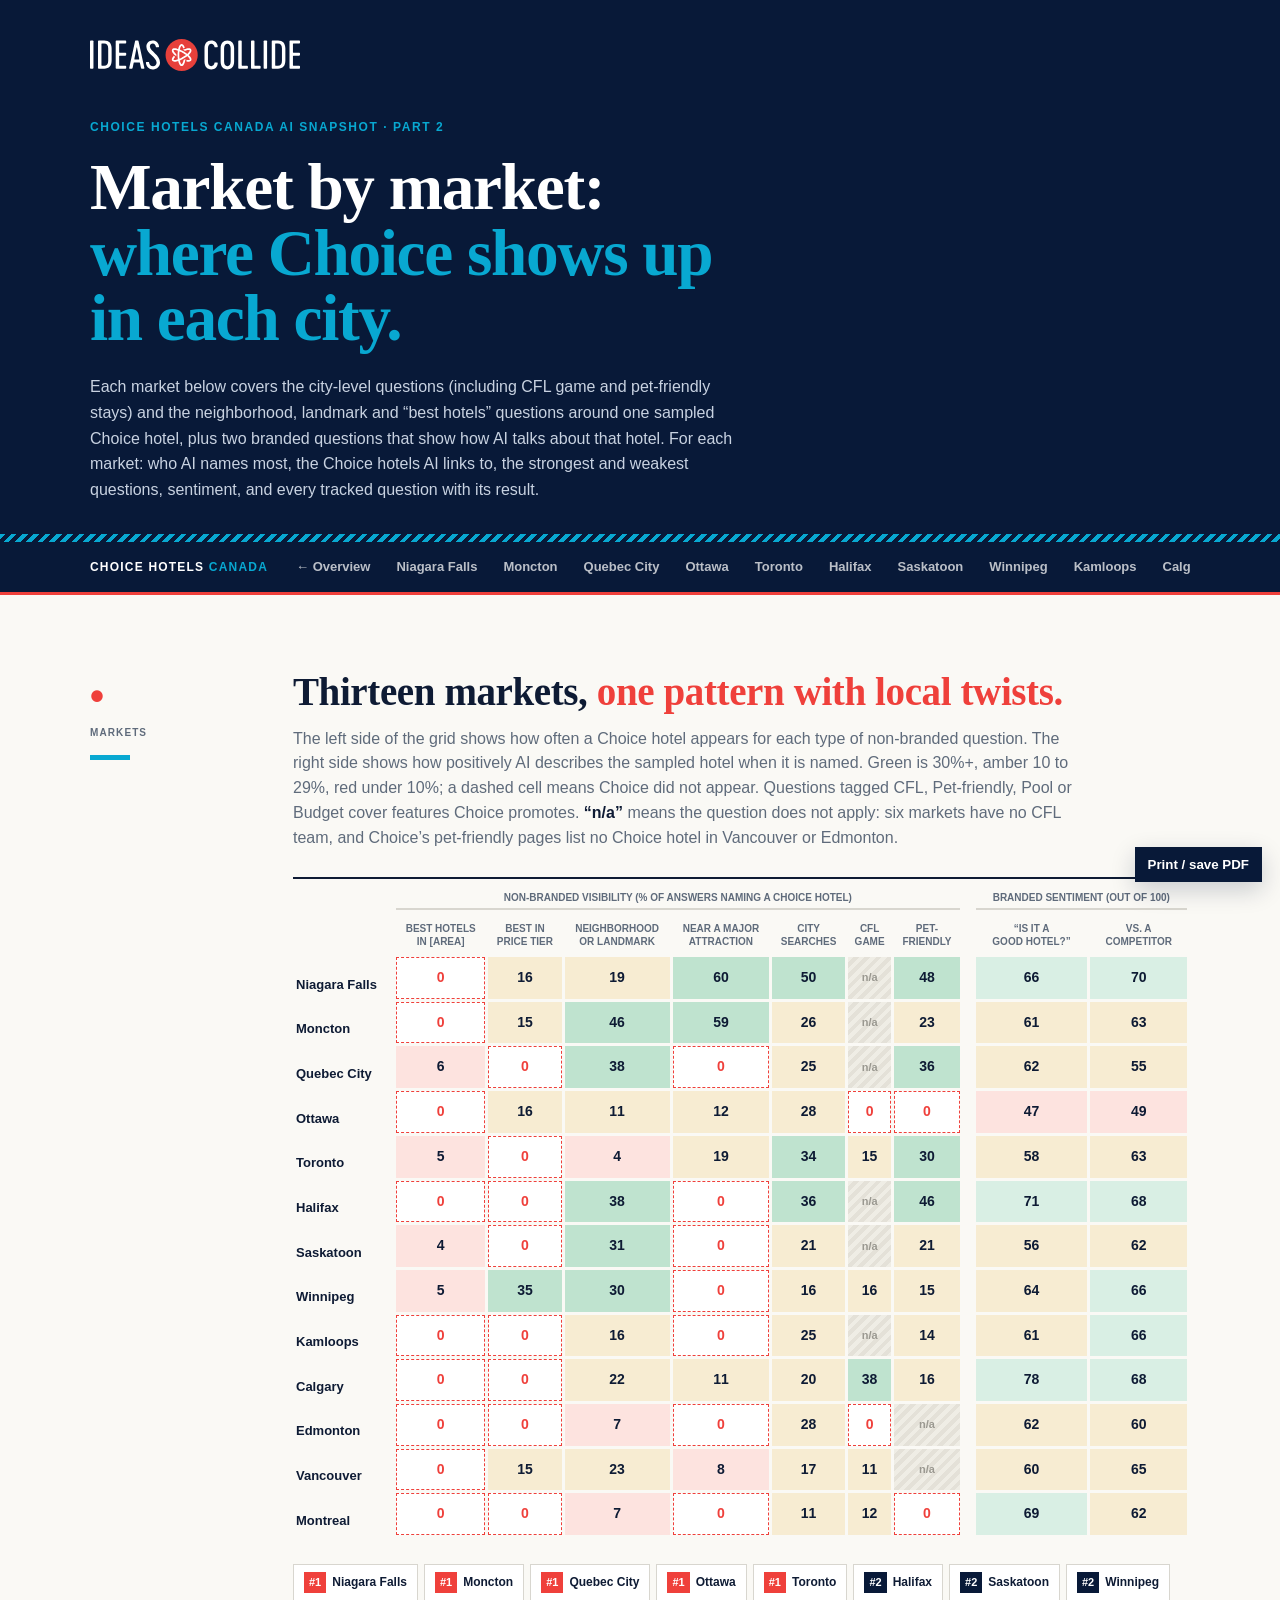
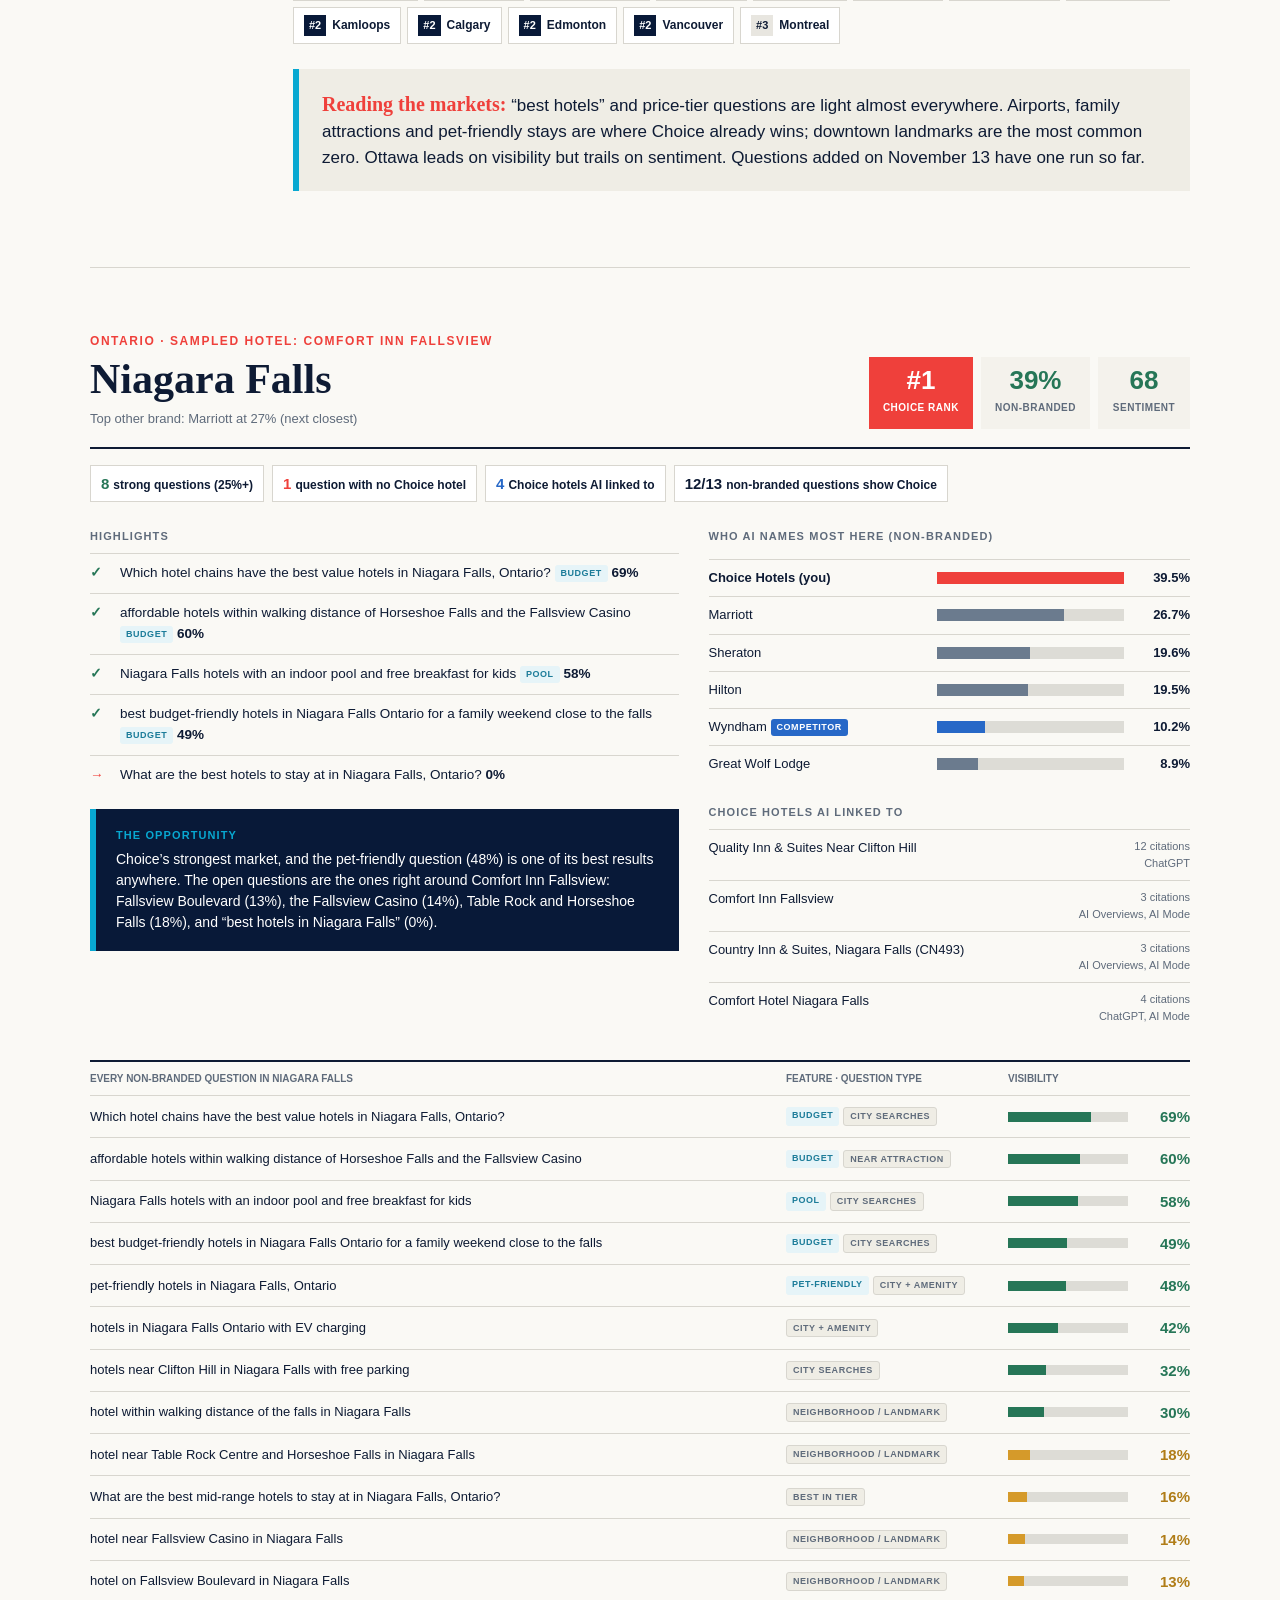
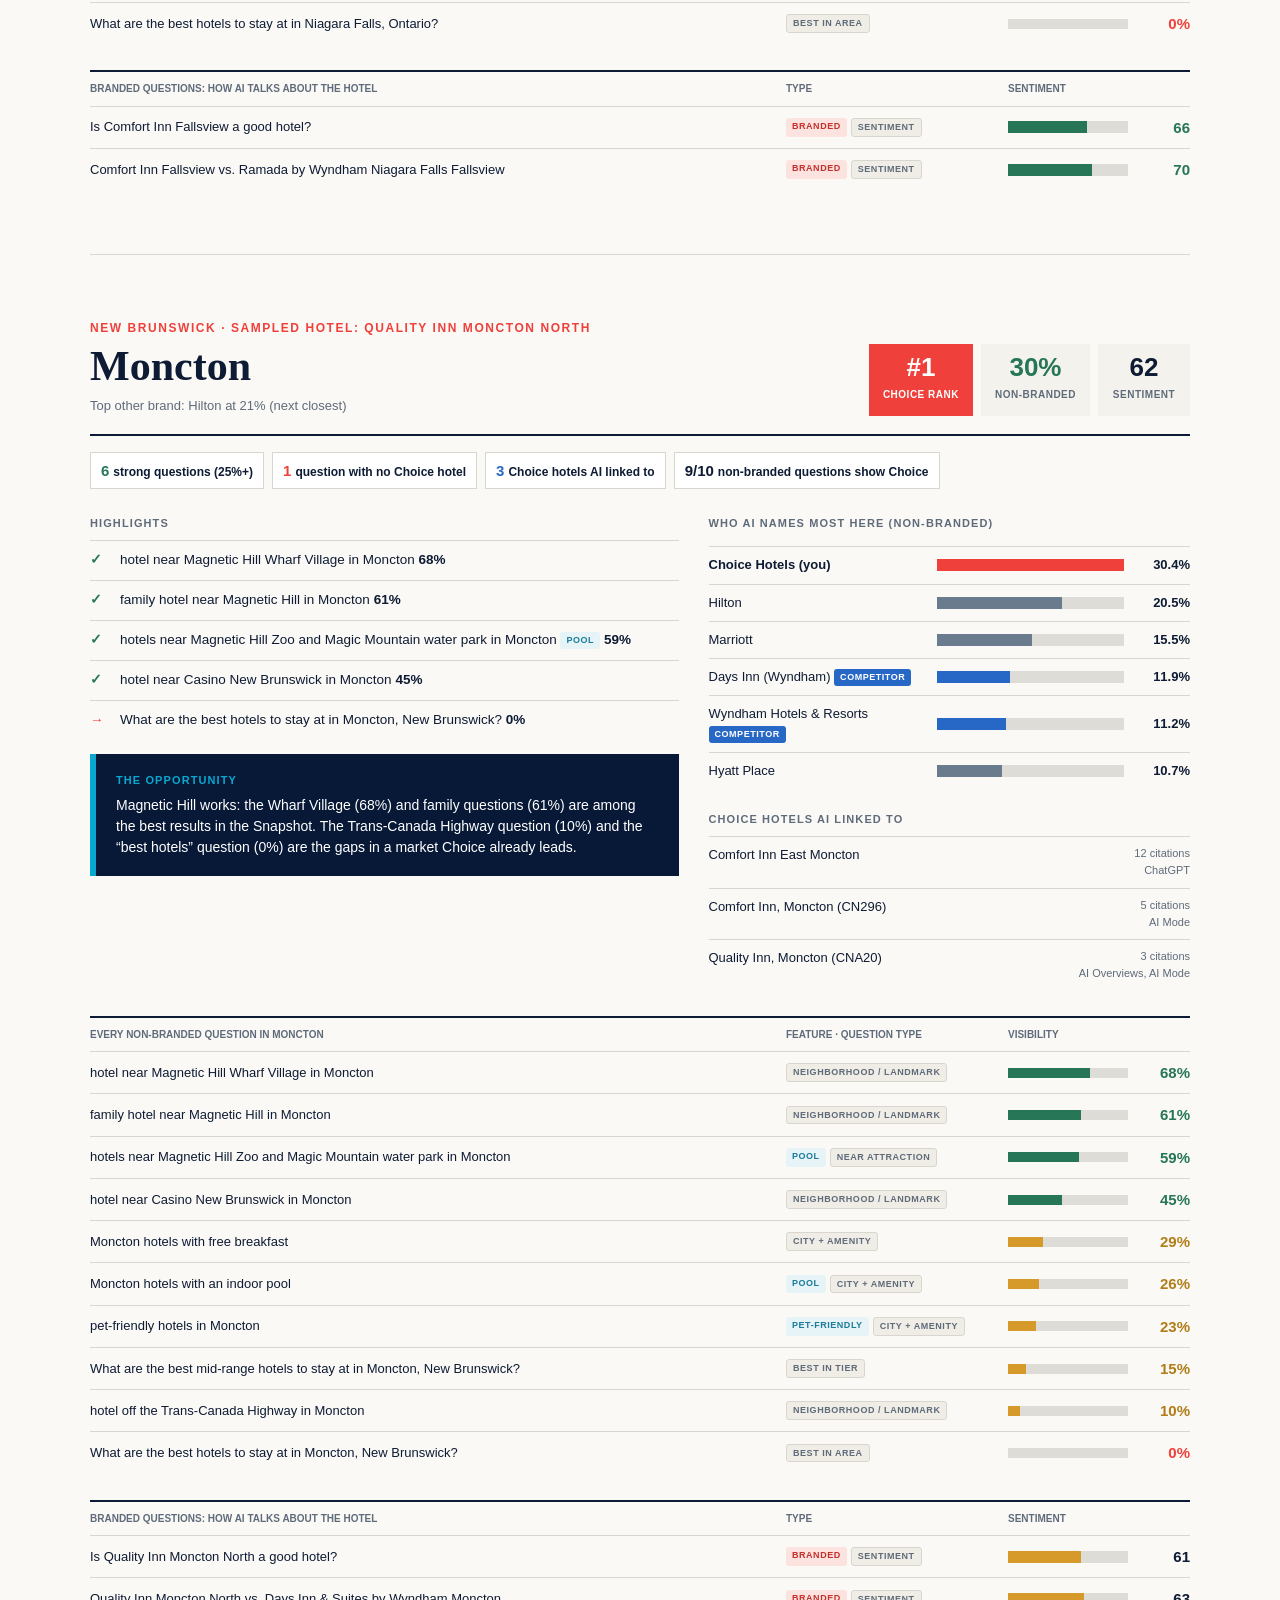
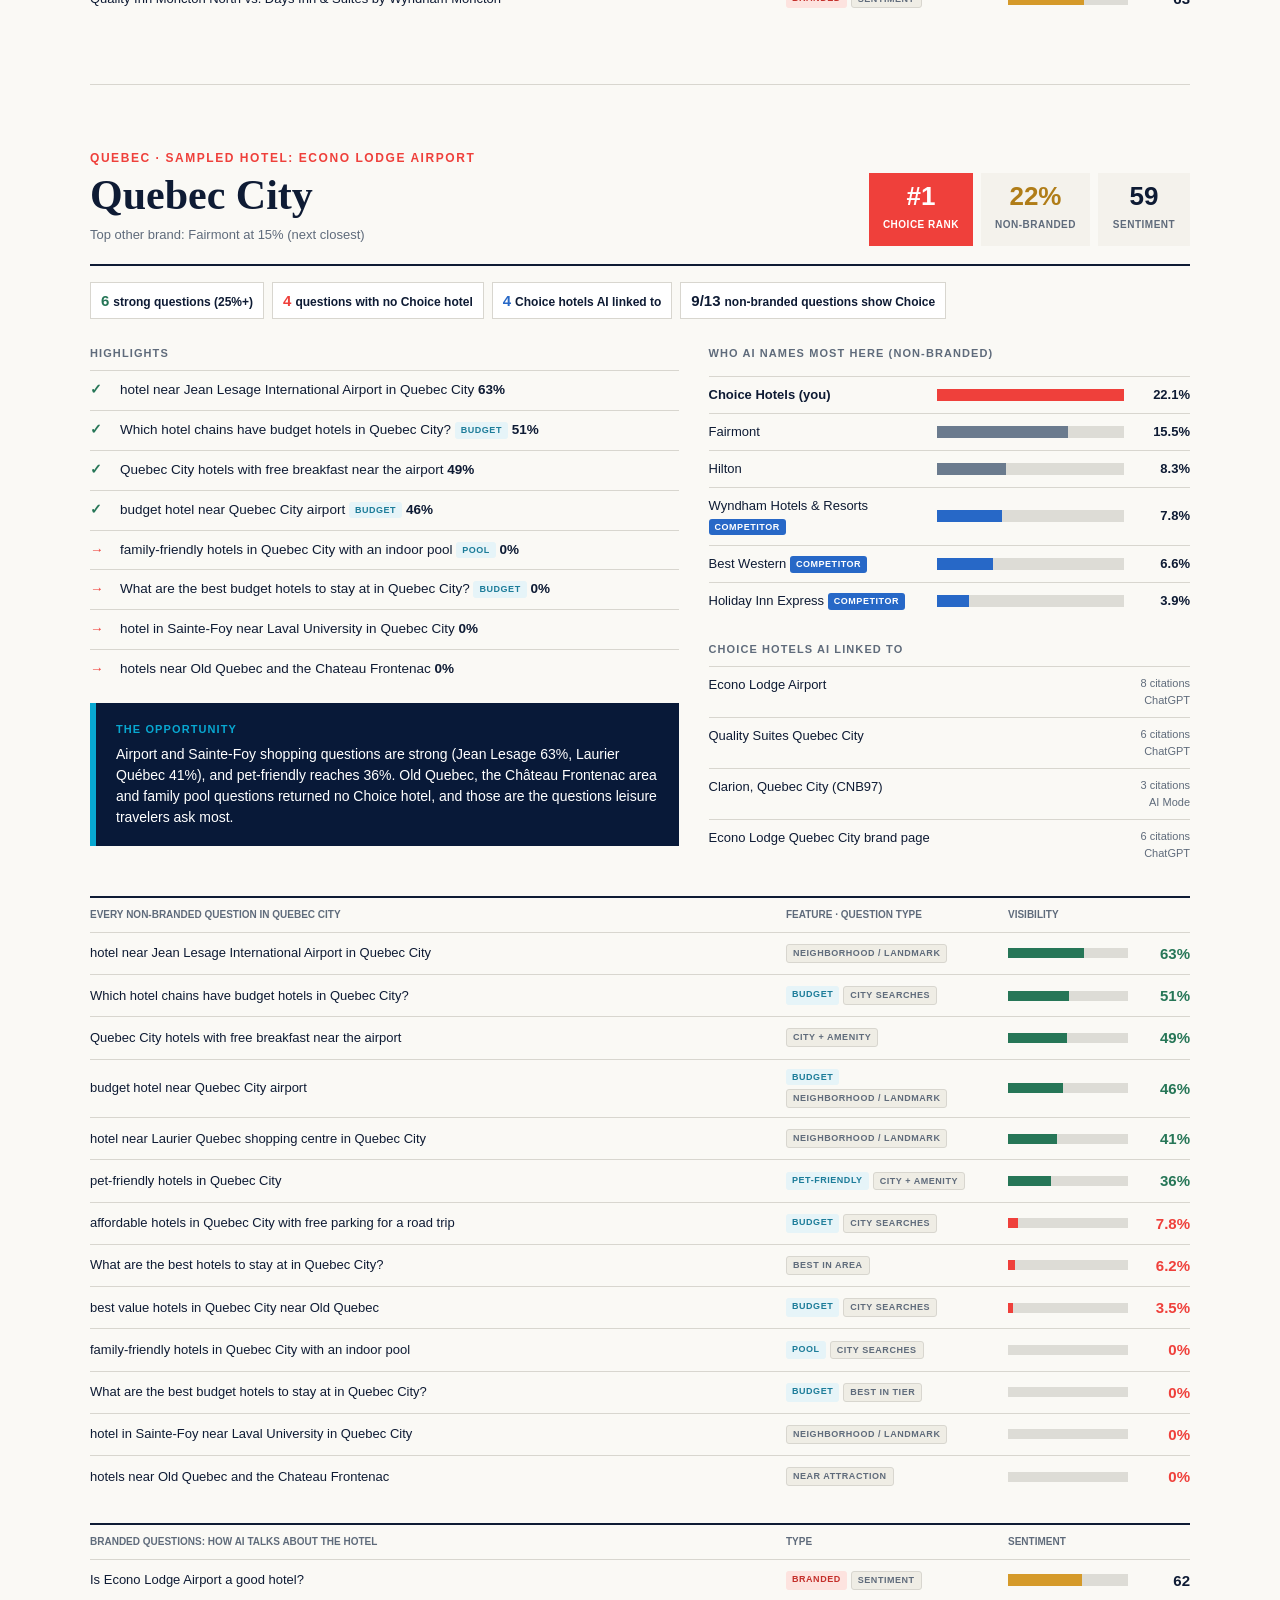
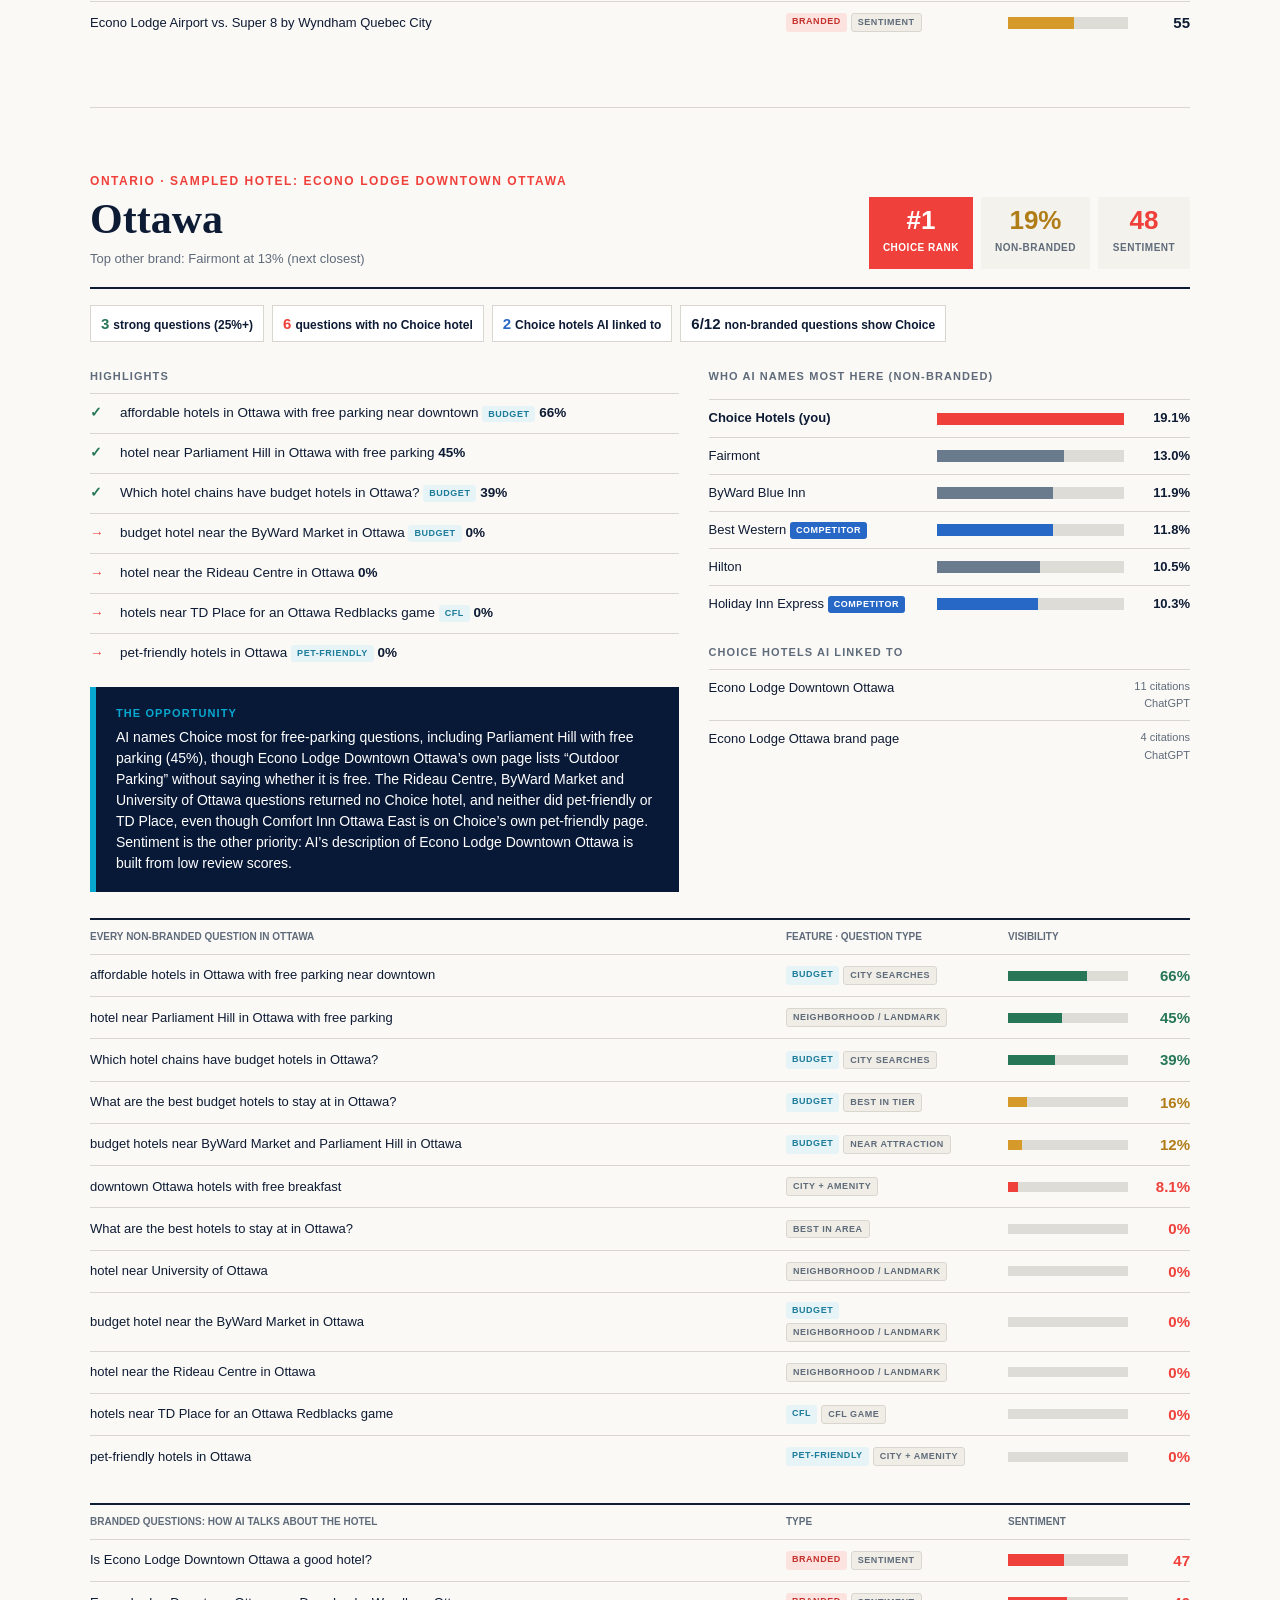
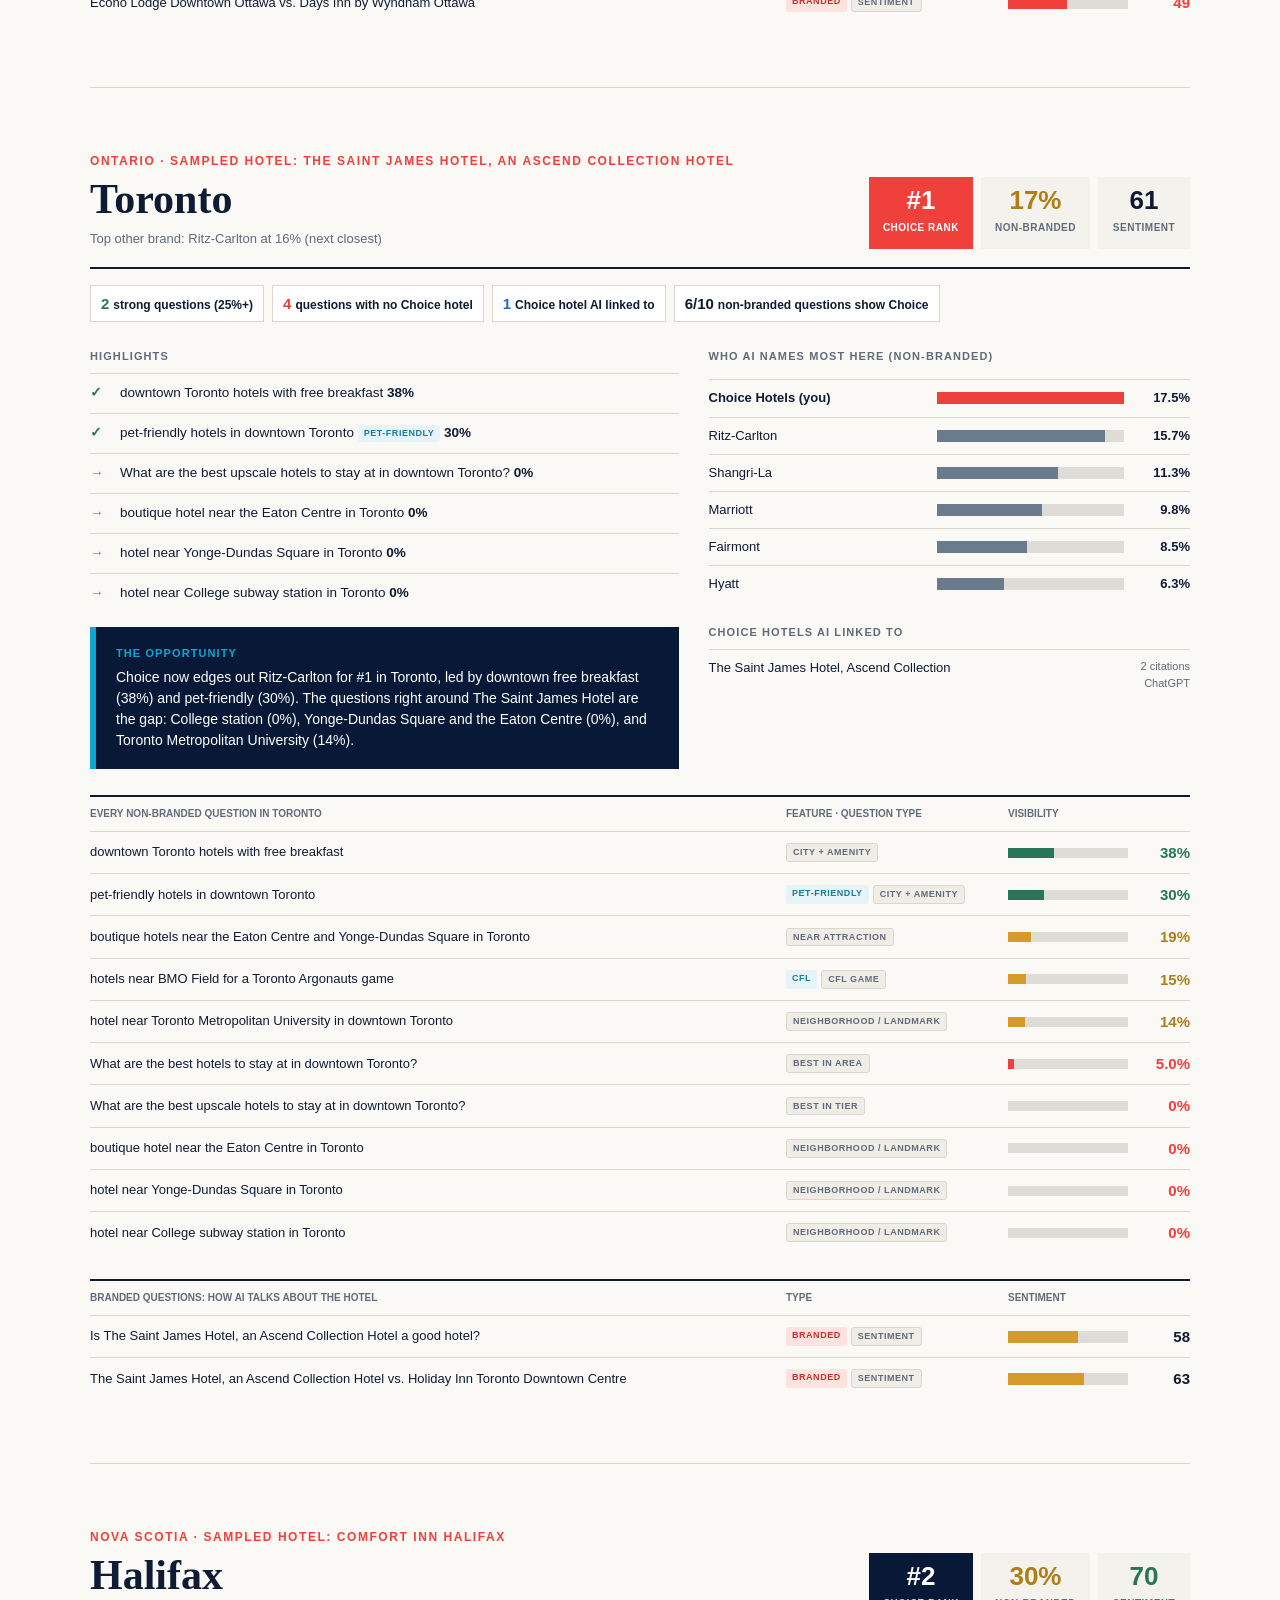
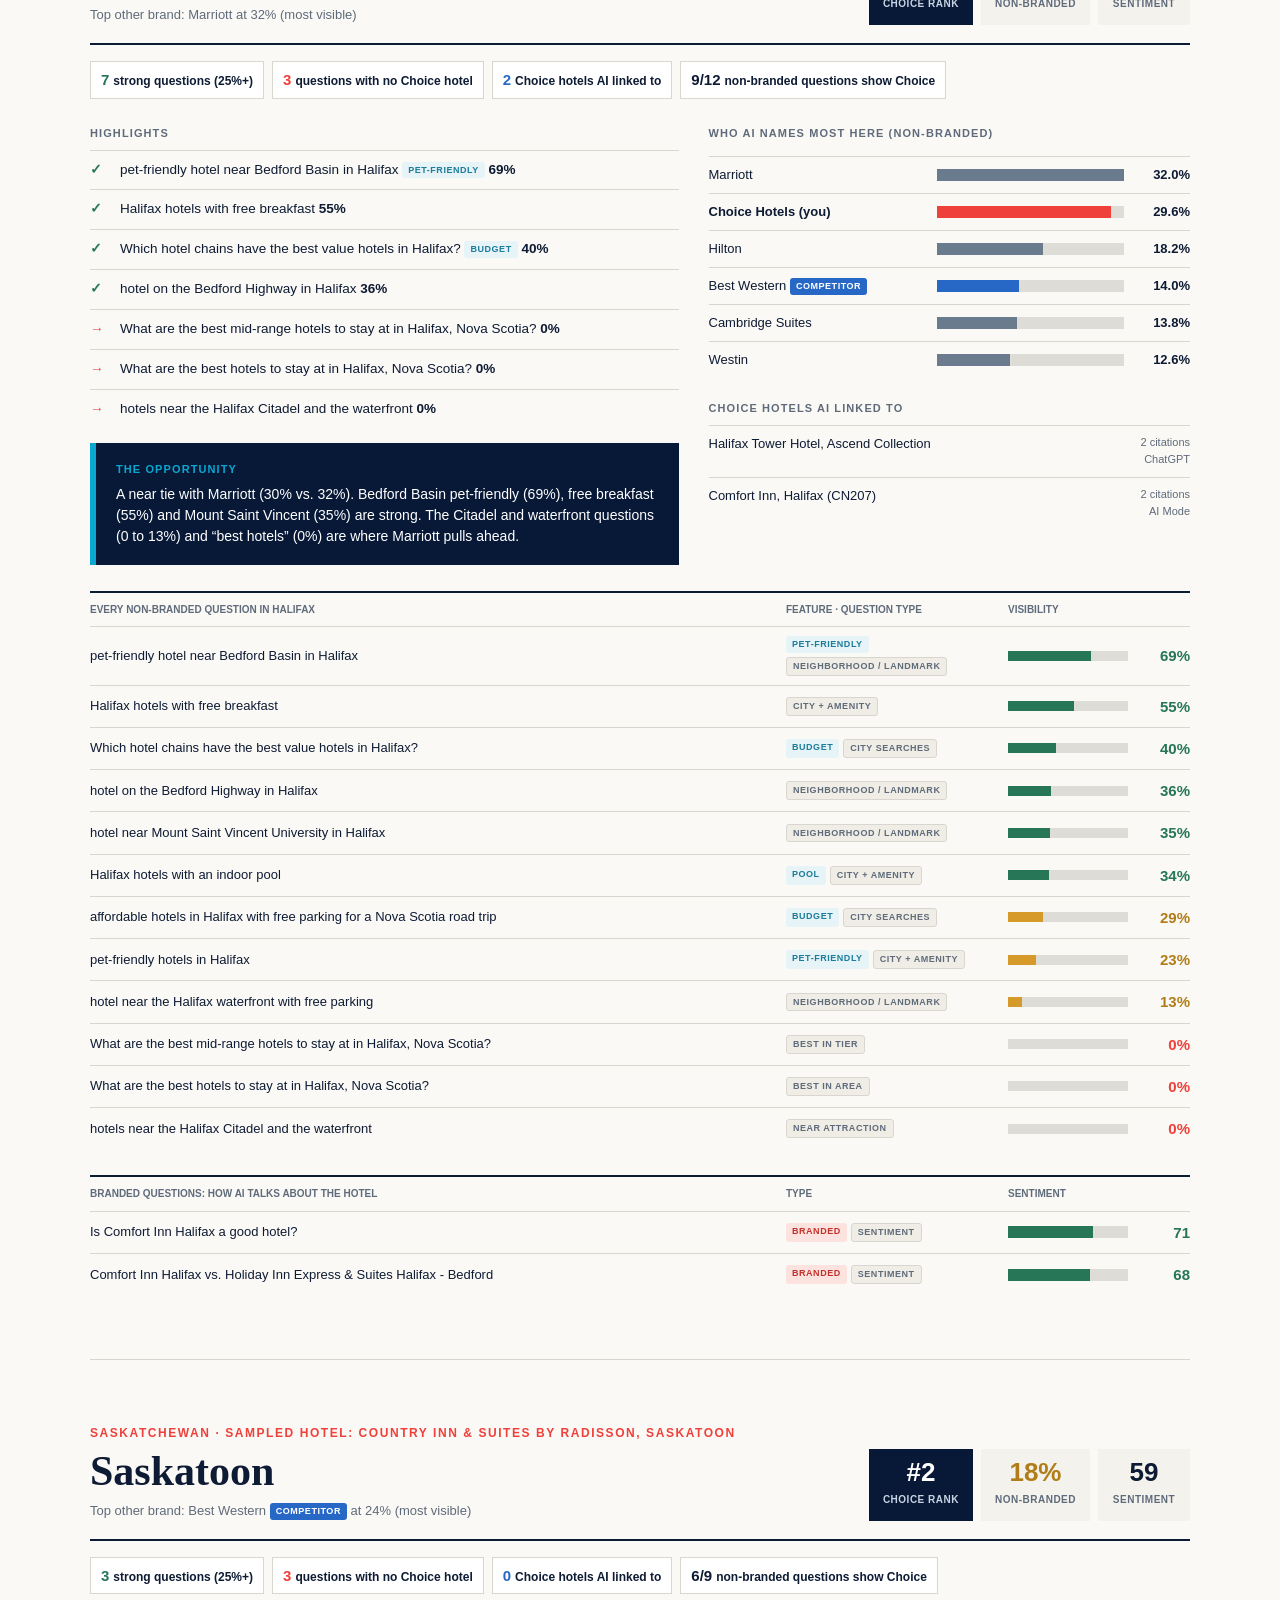
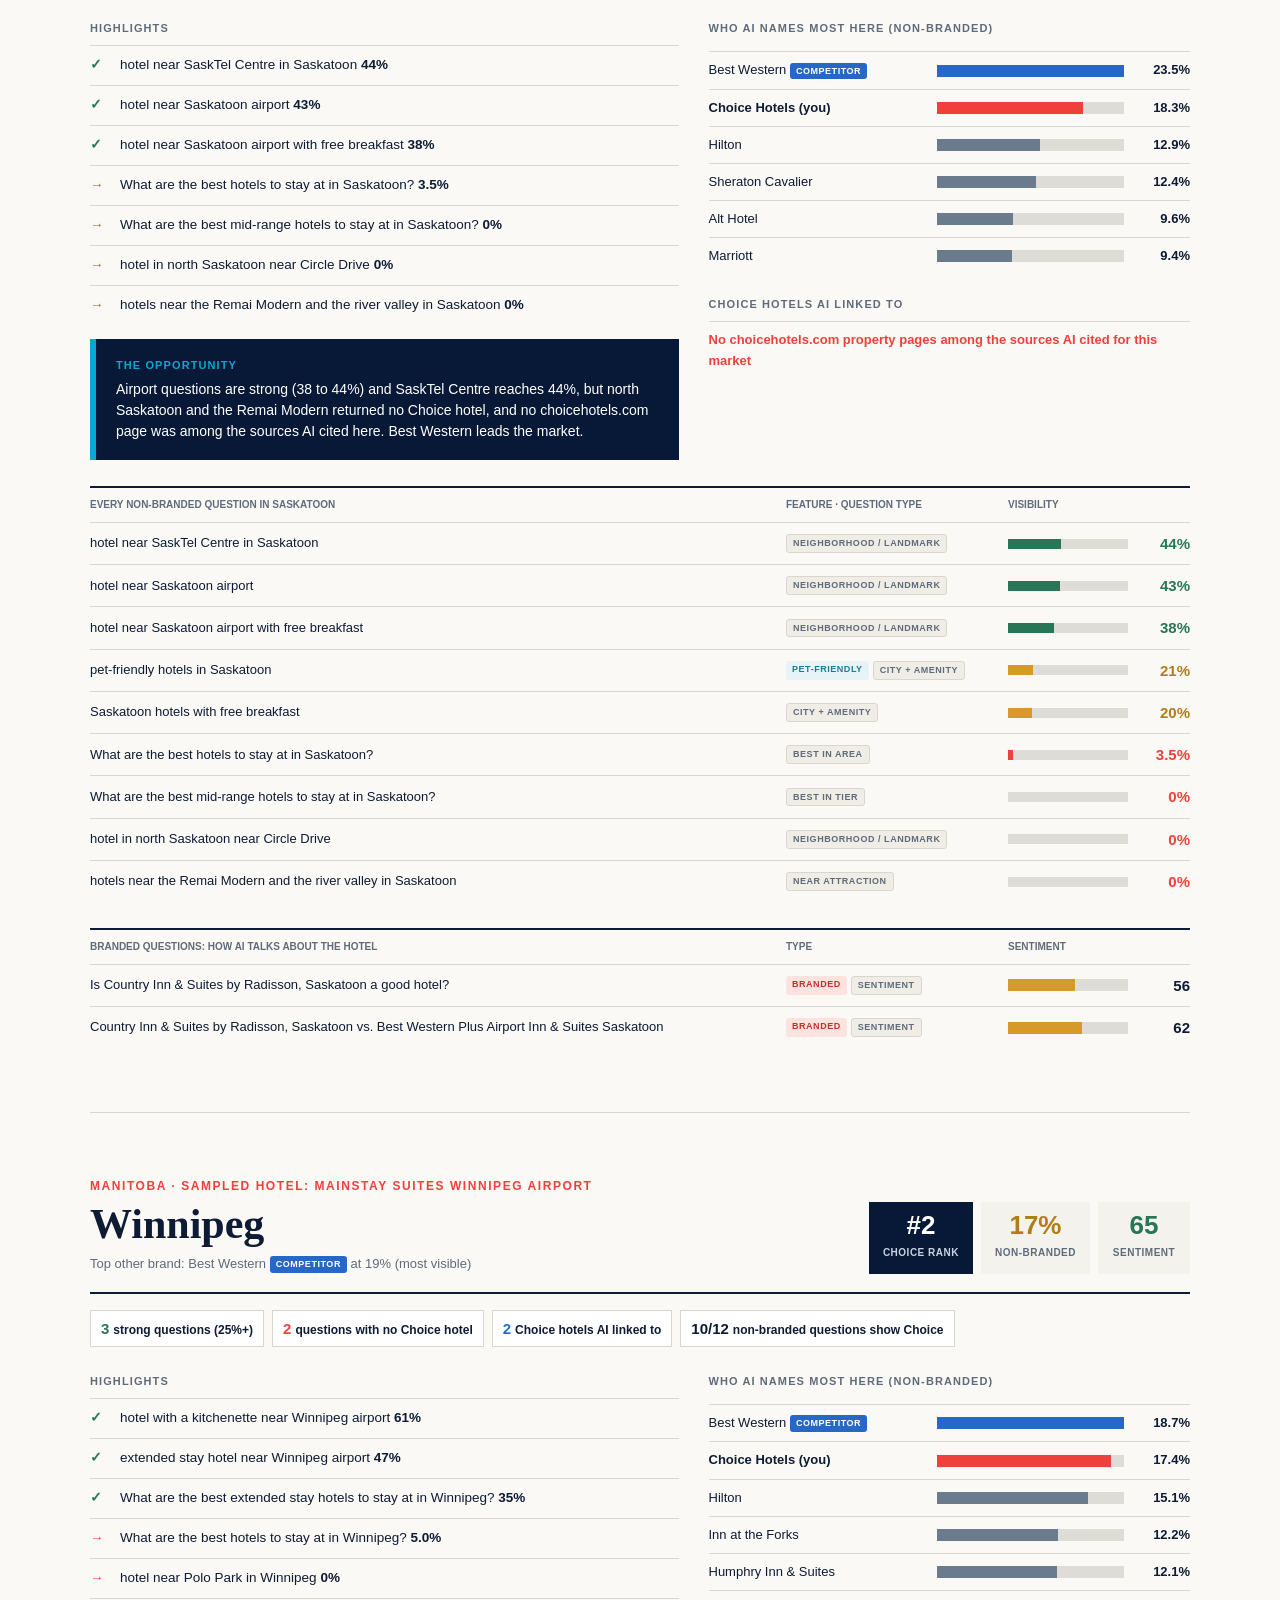
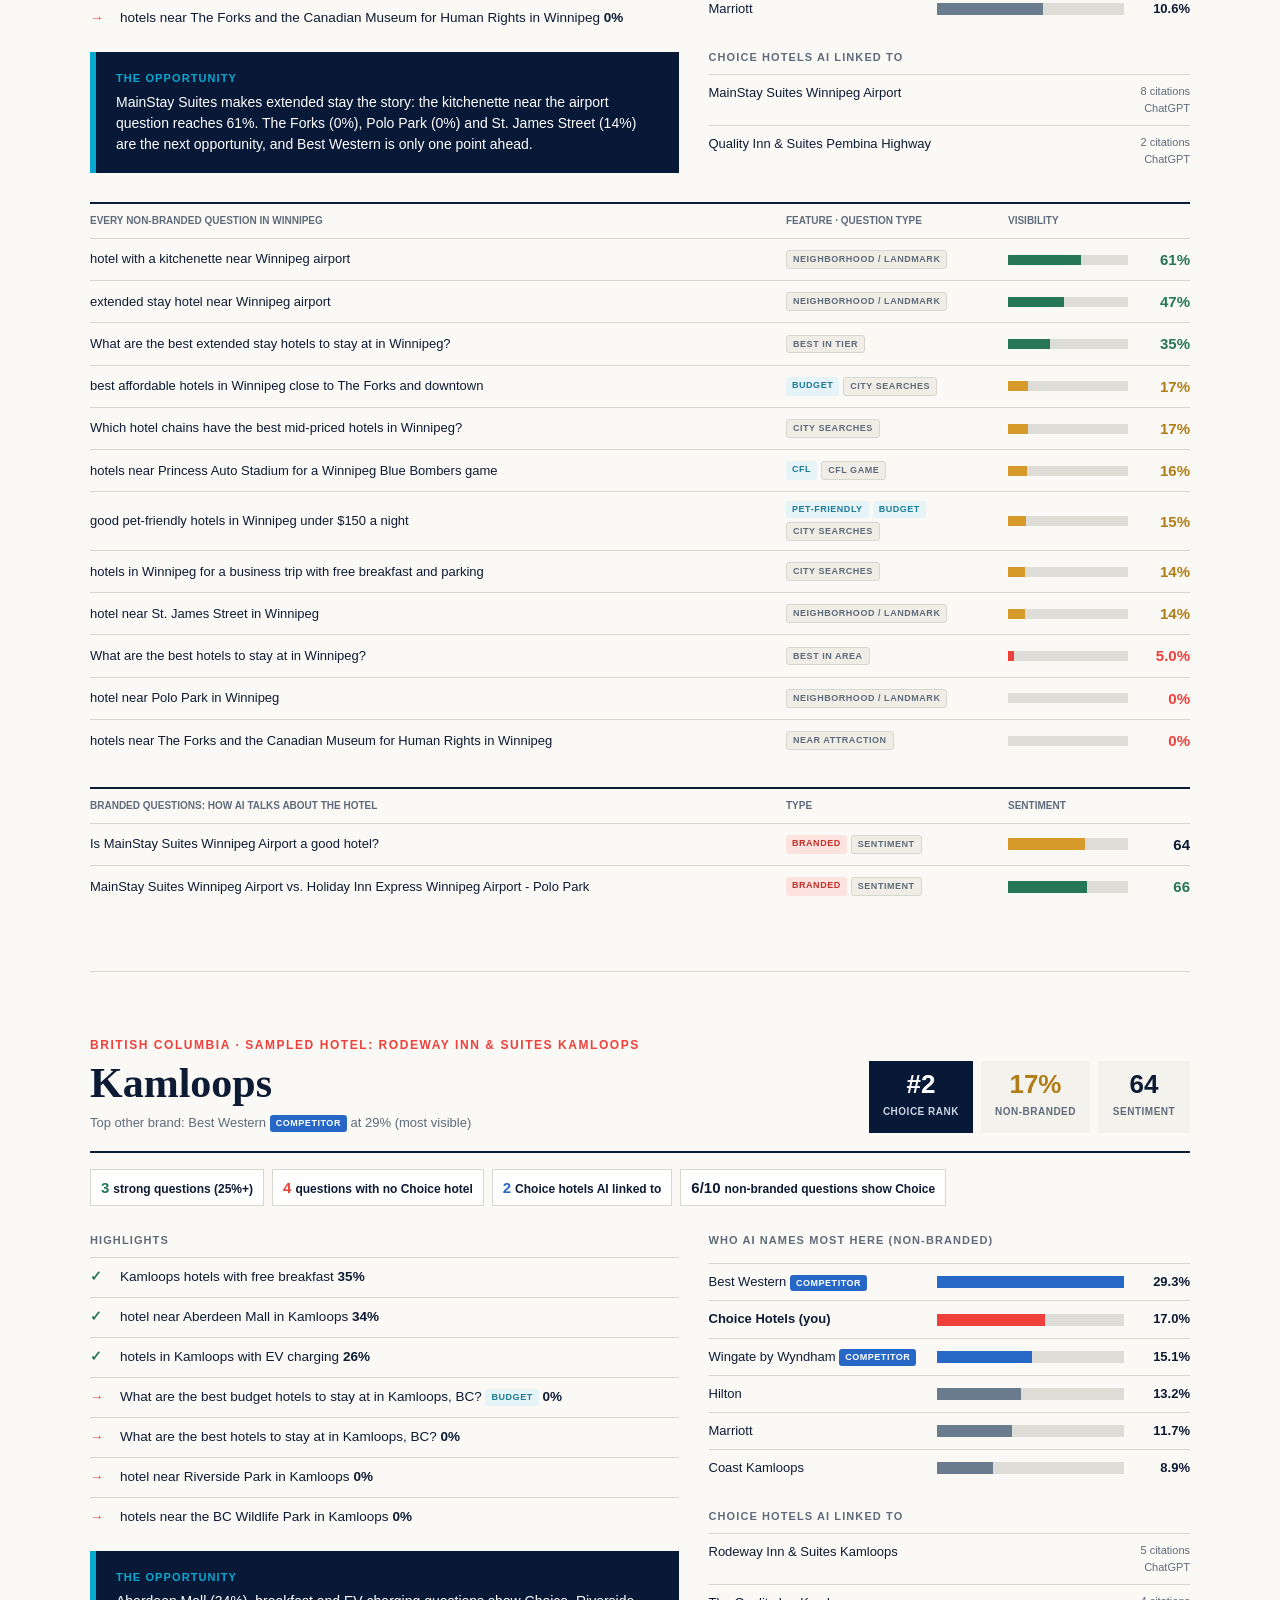
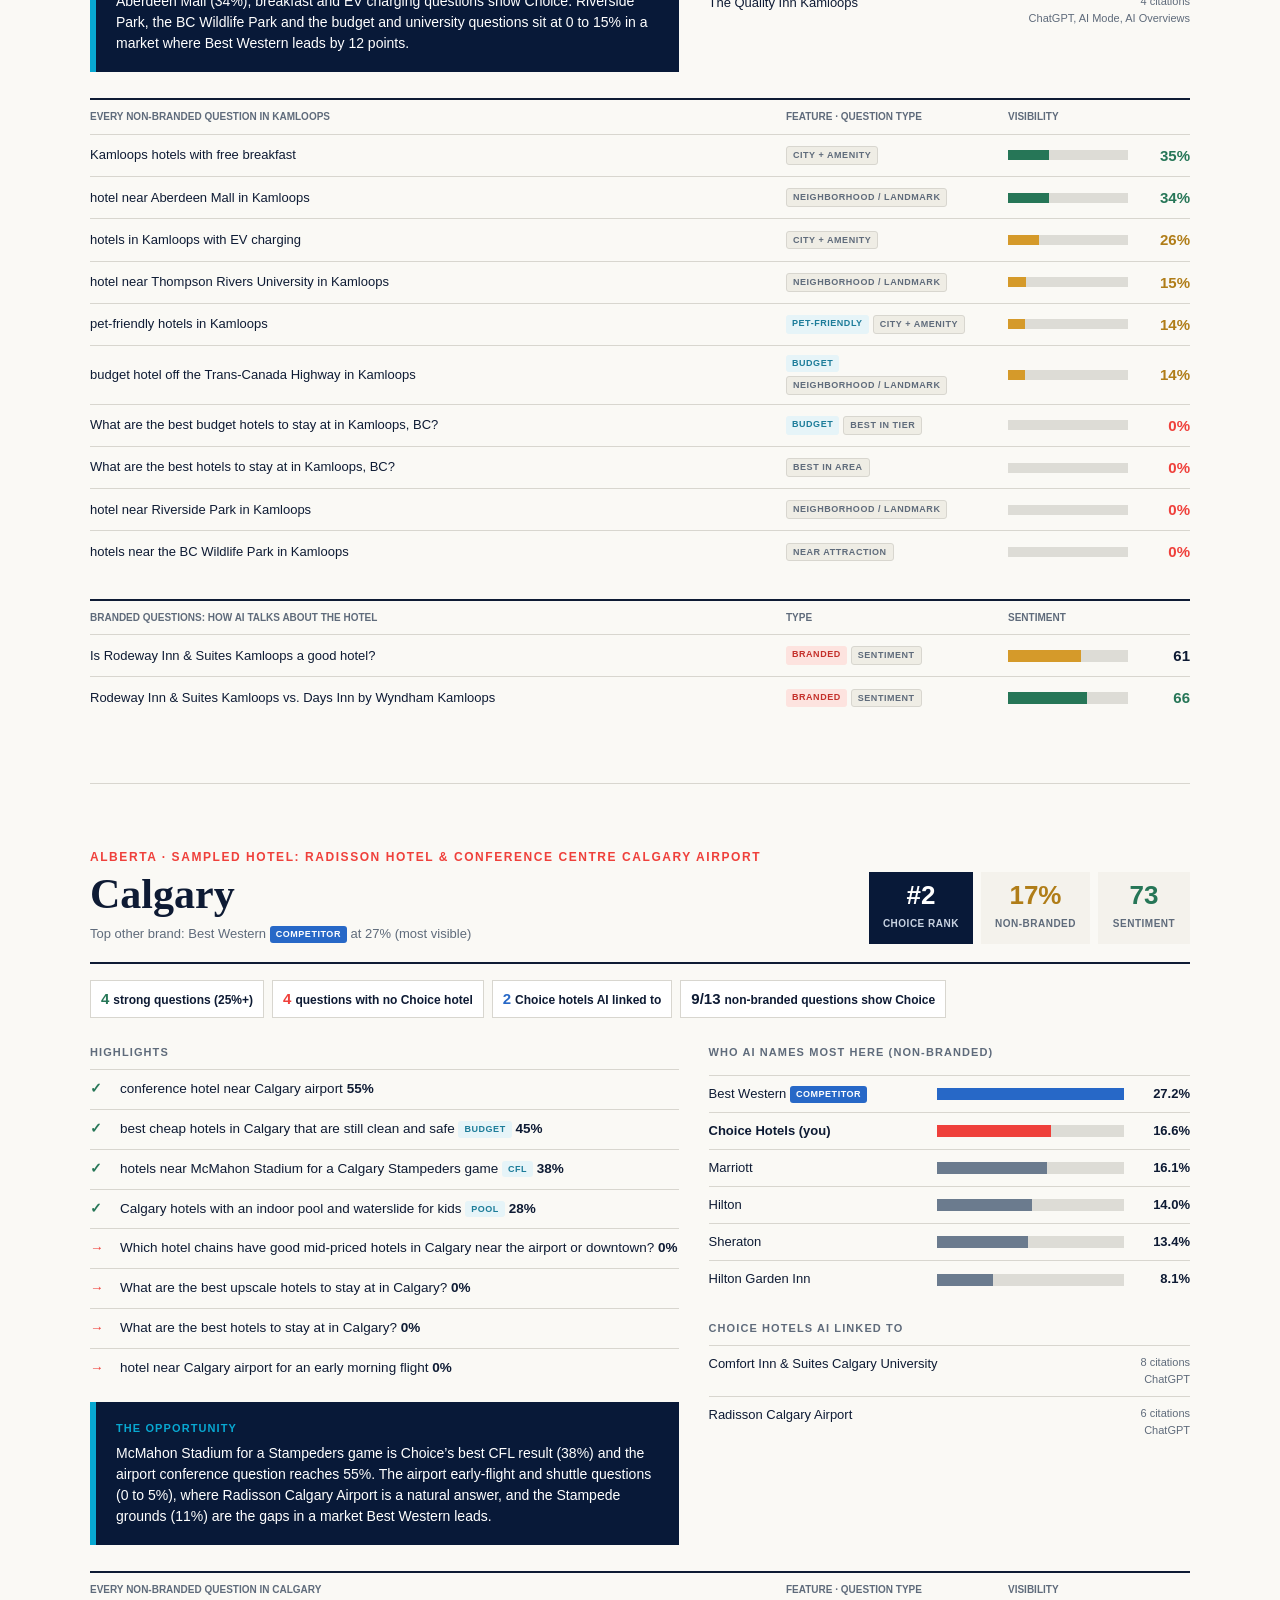
<file: choice-hotels/markets/index.html>
<!doctype html>
<html lang="en">
<head>
<meta charset="utf-8">
<meta name="viewport" content="width=device-width,initial-scale=1">
<meta name="robots" content="noindex, nofollow">
<meta name="description" content="Market-by-market AI visibility for Choice Hotels Canada, prepared by Ideas Collide.">
<title>Choice Hotels Canada AI Snapshot: Market Breakdown | Ideas Collide</title>
<link rel="icon" href="/favicon.ico" sizes="any">
<link rel="icon" href="/favicon.svg" type="image/svg+xml">
<link rel="apple-touch-icon" href="/apple-touch-icon.png">
<style>

:root{
  --navy:#081938;--cyan:#08a8d1;--coral:#ef403b;--cream:#efede5;--paper:#faf9f5;
  --white:#fff;--ink:#0e1b34;--muted:#5f6b7b;--line:#d8d6cf;
  --green:#267657;--amber:#a66d12;
  --display:"Arial Narrow","Avenir Next Condensed","Franklin Gothic Condensed",Arial,sans-serif;
  --body:"Avenir Next",Avenir,"Segoe UI",Arial,sans-serif;
  --serif:Georgia,"Times New Roman",serif;--max:1100px
}
*{box-sizing:border-box}html{scroll-behavior:smooth}
body{margin:0;background:var(--paper);color:var(--ink);font-family:var(--body);font-size:16px;line-height:1.55;-webkit-font-smoothing:antialiased}
h1,h2,h3,h4,p{margin:0}a{color:inherit}.wrap{width:min(var(--max),calc(100% - 64px));margin:auto}
.eyebrow{font-family:var(--display);font-size:12px;font-weight:900;letter-spacing:.13em;text-transform:uppercase}
.progress{position:fixed;inset:0 0 auto;height:4px;z-index:99}.progress i{height:100%;width:0;display:block;background:var(--coral)}
.print{position:fixed;right:18px;bottom:18px;z-index:50;border:0;background:var(--navy);color:#fff;padding:10px 13px;font-weight:800;cursor:pointer;box-shadow:0 8px 25px #08193833}

/* HERO */
.cover{min-height:690px;background:var(--navy);color:#fff;position:relative;overflow:hidden}
.cover:after{content:"";position:absolute;inset:auto 0 0;height:8px;background:repeating-linear-gradient(135deg,var(--cyan) 0 4px,transparent 4px 8px)}
.cover .wrap{min-height:690px;padding:38px 0 34px;display:flex;flex-direction:column;position:relative;z-index:2}
.brand-lockup{height:34px;display:flex;align-items:center}
.brand-logo{display:block;width:210px;height:auto;max-height:34px;object-fit:contain;object-position:left center}
.brand-fallback{display:none;align-items:center;gap:7px;font-family:var(--display);font-weight:900;font-size:20px}
.atom-mini{width:20px;height:20px;position:relative;display:inline-block}
.atom-mini:before,.atom-mini:after{content:"";position:absolute;inset:4px -1px;border:1.4px solid #fff;border-radius:50%;transform:rotate(45deg)}
.atom-mini:after{transform:rotate(-45deg)}.atom-mini i{position:absolute;width:5px;height:5px;background:var(--coral);border-radius:50%;left:7px;top:7px}
.cover-main{margin:auto 0;display:grid;grid-template-columns:1.15fr .85fr;gap:58px;align-items:center}
.cover .kicker{color:var(--cyan);margin-bottom:18px}
.cover h1{font-family:var(--serif);font-size:clamp(44px,5.1vw,66px);line-height:1.01;max-width:10.5em;letter-spacing:-.02em}
.cover h1 span{color:var(--cyan)}
.cover-copy{font-size:18px;color:#c8d2e1;max-width:650px;margin-top:22px;line-height:1.55}.cover-copy strong{color:#fff}
.orbit-art{height:390px;position:relative}.orbit-line{position:absolute;border:1px solid;opacity:.62;border-radius:50%}
.orbit-line.a{width:430px;height:180px;left:-10px;top:84px;border-color:#1c90af;transform:rotate(15deg)}
.orbit-line.b{width:470px;height:188px;left:-45px;top:110px;border-color:#a93543;transform:rotate(-38deg)}
.orbit-line.c{width:200px;height:480px;left:150px;top:-42px;border-color:#1c7897;transform:rotate(-10deg)}
.orbit-dot{position:absolute;border-radius:50%}.orbit-dot.one{width:20px;height:20px;background:var(--coral);right:30px;top:108px}
.orbit-dot.two{width:15px;height:15px;background:#49bdca;left:25px;top:218px}.orbit-dot.three{width:9px;height:9px;background:#fff;right:110px;bottom:60px;opacity:.8}
.cover-meta{display:grid;grid-template-columns:.8fr 1.35fr 1.55fr;gap:30px;border-top:1px solid #ffffff35;padding-top:17px}
.cover-meta b{display:block;color:var(--cyan);font-family:var(--display);font-size:10px;letter-spacing:.12em;text-transform:uppercase}
.cover-meta span{display:block;margin-top:5px;font-size:13px;color:#f5f7fa}.method-link{display:inline-block;margin-top:6px;font-size:11px;color:#b9c7d8;text-decoration:underline;text-underline-offset:3px}

/* WHY */
.why-band{background:var(--cyan);color:var(--navy);padding:22px 0}.why-band .wrap{display:grid;grid-template-columns:230px 1fr;gap:34px;align-items:start}
.why-band .eyebrow{font-size:13px}.why-band p{font-size:17px;line-height:1.5;max-width:760px}.why-band p strong{font-weight:800}

/* REPORT */
.report{width:min(var(--max),calc(100% - 64px));margin:auto}.report-section{display:grid;grid-template-columns:155px 1fr;gap:48px;padding:76px 0;border-bottom:1px solid var(--line)}
.section-index{padding-top:5px}.section-index .num{display:block;font-family:var(--display);font-size:40px;line-height:1;font-weight:900;color:var(--coral)}
.section-index .label{display:block;margin-top:10px;font-family:var(--display);font-size:10px;font-weight:900;line-height:1.35;letter-spacing:.11em;text-transform:uppercase;color:var(--muted)}
.section-index:after{content:"";display:block;width:40px;height:5px;background:var(--cyan);margin-top:15px}
.section-body h2{font-family:var(--serif);font-size:39px;line-height:1.08;letter-spacing:-.01em;max-width:850px}.section-body h2 span{color:var(--coral)}
.section-intro{font-size:16px;color:var(--muted);max-width:790px;margin-top:13px}.section-intro strong{color:var(--ink)}
.insight{margin-top:25px;border-left:6px solid var(--cyan);background:var(--cream);padding:20px 23px;font-size:17px;line-height:1.52}
.insight strong{color:var(--coral);font-family:var(--serif);font-size:20px}

/* EXEC */
.executive{display:grid;grid-template-columns:repeat(3,1fr);border-top:2px solid var(--ink);margin-top:30px}
.exec-item{padding:23px 21px 22px 0;border-right:1px solid var(--line);margin-right:21px}.exec-item:last-child{border-right:0;margin-right:0}
.exec-item b{font-family:var(--display);font-size:45px;line-height:1;color:var(--coral)}.exec-item h3{font-family:var(--serif);font-size:20px;line-height:1.18;margin-top:16px}
.exec-item p{font-size:13px;color:var(--muted);margin-top:9px}

/* KPI + BRANDS */
.kpis{display:grid;grid-template-columns:repeat(4,1fr);margin-top:30px;border-top:2px solid var(--ink);border-bottom:1px solid var(--line)}
.kpi{min-height:145px;padding:25px 24px 22px;background:#f4f2ec;border-right:1px solid var(--line);display:flex;flex-direction:column;justify-content:center}
.kpi:first-child{background:var(--coral);color:#fff;border-right:0}.kpi:last-child{border-right:0}
.kpi b{display:block;font-family:var(--display);font-size:42px;line-height:1}.kpi span{display:block;font-size:13px;color:var(--muted);margin-top:15px}.kpi:first-child span{color:#fff}
.brand-table{margin-top:34px;border-top:2px solid var(--ink)}.brand-head,.brand-row{display:grid;grid-template-columns:45px 2fr 1.4fr .7fr .72fr .72fr;gap:14px;align-items:center}
.brand-head{padding:10px 0 9px;font-size:11px;font-weight:800;color:var(--muted);text-transform:uppercase}.brand-row{padding:14px 10px 14px 0;border-top:1px solid var(--line);font-size:14px}
.brand-row.me{background:#fde3df;border-left:5px solid var(--coral);padding-left:12px;font-weight:800}.brand-track{height:14px;background:#d9d8d2;overflow:hidden}.brand-fill{height:100%;background:#6b7b8e}.brand-row.me .brand-fill{background:var(--coral)}
.brand-pos,.brand-score,.brand-sent,.brand-avg{font-family:var(--display);font-weight:800}

/* MODEL */
.model-list{border-top:2px solid var(--ink);margin-top:30px}.model-row{display:grid;grid-template-columns:205px 1fr;gap:22px;padding:21px 0;border-bottom:1px solid var(--line);align-items:center}
.model-name{font-family:var(--serif);font-weight:700;font-size:19px}.placements{display:flex;gap:7px;flex-wrap:wrap}.place{padding:9px 11px;background:#e8e6e0;font-size:12px}.place.me{background:var(--coral);color:#fff;font-weight:800}

/* PROMPTS */
.prompt-list{margin-top:30px;border-top:2px solid var(--ink)}.prompt-row{display:grid;grid-template-columns:1.45fr 160px .9fr;gap:20px;align-items:center;padding:17px 0;border-bottom:1px solid var(--line)}
.prompt-row h3{font-size:15px}.prompt-dots{display:flex;gap:8px}.prompt-dot{width:24px;height:24px;background:#d7d6cf}.prompt-dot.hit{background:var(--coral)}
.prompt-note{font-size:13px;color:var(--muted)}.prompt-note.zero{color:var(--coral);font-weight:800}.navy-callout{background:var(--navy);color:#fff;margin-top:26px;padding:26px 28px;border-left:6px solid var(--cyan)}
.navy-callout .eyebrow{color:var(--cyan)}.navy-callout h3{font-family:var(--serif);font-size:27px;line-height:1.18;margin-top:10px}.navy-callout p{font-size:14px;color:#c7d2e0;margin-top:11px}

/* CITATION GAP */
.gap-filter{margin-top:25px;background:var(--cream);border-left:6px solid var(--cyan);padding:17px 20px;font-size:13px;color:var(--muted)}.gap-filter strong{color:var(--ink)}
.citation-table{margin-top:25px;border-top:2px solid var(--ink)}
.citation-head,.citation-row{display:grid;grid-template-columns:1.45fr .75fr .62fr .62fr;gap:18px;align-items:center}
.citation-head{padding:10px 0 9px;font-size:10px;font-weight:900;color:var(--muted);text-transform:uppercase}
.citation-row{padding:13px 0;border-top:1px solid var(--line);font-size:13px}
.citation-row .domain{font-weight:800}
.site-tag{display:inline-flex;align-items:center;justify-content:center;width:max-content;padding:4px 8px;border-radius:4px;font-size:10px;font-weight:800;line-height:1;text-transform:capitalize}
.site-tag.corporate{background:#ffe3d5;color:#d75a17}.site-tag.reference{background:#eadcff;color:#8744d8}.site-tag.competitor{background:#ffd9df;color:#df3046}.site-tag.editorial{background:#dce9ff;color:#2768c7}.site-tag.institutional{background:#e5f0d7;color:#59851b}
.citation-row .retrieved,.citation-row .citations{font-family:var(--display);font-size:16px;font-weight:900}.citation-row:first-of-type .retrieved,.citation-row:first-of-type .citations{color:var(--coral)}
.citation-note{margin-top:16px;font-size:12px;color:var(--muted);line-height:1.5}

/* TECH */
.tech-note{font-size:12px;color:var(--muted);margin-top:15px}.tech-scorecard{margin-top:30px;border-top:2px solid var(--ink)}
.tech-item{display:grid;grid-template-columns:165px 95px 1fr;gap:16px;align-items:center;padding:15px 0;border-bottom:1px solid var(--line)}
.tech-item h3{font-size:14px}.tech-status{display:flex;align-items:center;justify-content:center;min-height:34px;font-family:var(--display);font-size:11px;font-weight:900;letter-spacing:.07em;color:#fff}
.tech-status.pass{background:var(--green)}.tech-status.partial{background:#c78818}.tech-status.fail{background:var(--coral)}
.tech-result{display:grid;grid-template-columns:170px 1fr;gap:15px;align-items:center}.tech-track{height:18px;background:#dddcd6;overflow:hidden}.tech-fill{height:100%}
.tech-fill.pass{background:var(--green)}.tech-fill.partial{background:#d59a2a}.tech-fill.fail{background:var(--coral)}.tech-copy{font-size:12px;color:var(--muted)}
.tech-scorecard .tech-item:nth-child(1) .tech-fill,.tech-scorecard .tech-item:nth-child(2) .tech-fill{width:100%}.tech-scorecard .tech-item:nth-child(3) .tech-fill{width:68%}.tech-scorecard .tech-item:nth-child(4) .tech-fill{width:55%}.tech-scorecard .tech-item:nth-child(5) .tech-fill{width:28%}
.transition-box{margin-top:28px;border-left:6px solid var(--cyan);background:var(--cream);padding:21px 23px}.transition-box h3{font-family:var(--serif);font-size:22px}.transition-box p{font-size:14px;color:var(--muted);margin-top:8px}

/* QUICK WINS */
.quick-win-grid{display:grid;grid-template-columns:1fr 1fr;gap:20px;margin-top:30px}.quick-win{padding:27px 27px 25px;min-height:260px}
.quick-win.earned{background:var(--navy);color:#fff;border-top:7px solid var(--cyan)}.quick-win.owned{background:#fde3df;border-top:7px solid var(--coral)}
.quick-win .eyebrow{color:var(--cyan)}.quick-win.owned .eyebrow{color:var(--coral)}.quick-win h3{font-family:var(--serif);font-size:26px;line-height:1.16;margin-top:11px}
.quick-win p{font-size:14px;line-height:1.55;margin-top:13px;color:#c8d2df}.quick-win.owned p{color:#5d5960}.quick-win strong{color:#fff}.quick-win.owned strong{color:var(--ink)}
.quick-win-note{margin-top:22px;border-left:6px solid var(--cyan);background:var(--cream);padding:19px 22px;font-size:14px;color:var(--muted)}.quick-win-note strong{font-family:var(--serif);font-size:20px;color:var(--coral)}

/* AUDIT */
.audit-box{margin-top:30px;display:grid;grid-template-columns:1fr 1fr;border:1px solid var(--line)}.audit-col{padding:29px}.audit-col:first-child{background:var(--cream)}.audit-col:last-child{background:var(--navy);color:#fff}
.audit-col .eyebrow{color:var(--coral)}.audit-col:last-child .eyebrow{color:var(--cyan)}.audit-col h3{font-family:var(--serif);font-size:25px;line-height:1.15;margin-top:10px}
.audit-col ul{list-style:none;padding:0;margin:20px 0 0}.audit-col li{display:grid;grid-template-columns:25px 1fr;gap:10px;padding:11px 0;border-top:1px solid #cecac0;font-size:13px}.audit-col:last-child li{border-color:#ffffff28}
.audit-bottom{margin-top:24px;padding:18px 20px;border-top:2px solid var(--ink);font-size:14px}.audit-bottom strong{color:var(--coral)}

/* STRATEGY */
.strategy-bridge{display:grid;grid-template-columns:1fr 58px 1fr 58px 1fr;gap:0;margin-top:30px;align-items:stretch}
.strategy-stage{min-height:175px;padding:24px 22px;background:var(--cream);border-top:5px solid var(--cyan)}.strategy-stage.strategy{background:var(--navy);color:#fff;border-top-color:var(--coral)}
.strategy-stage .eyebrow{color:var(--muted)}.strategy-stage.strategy .eyebrow{color:var(--cyan)}.strategy-stage h3{font-family:var(--serif);font-size:23px;line-height:1.15;margin-top:10px}
.strategy-stage p{font-size:13px;color:var(--muted);margin-top:10px}.strategy-stage.strategy p{color:#c8d2df}.strategy-arrow{display:flex;align-items:center;justify-content:center;font-family:var(--display);font-size:32px;font-weight:900;color:var(--coral)}
.strategy-callout{margin-top:24px;border-left:6px solid var(--cyan);background:var(--cream);padding:20px 23px;font-size:14px;color:var(--muted)}.strategy-callout strong{font-family:var(--serif);font-size:20px;color:var(--coral)}

/* CTA */
.cta{background:var(--navy);color:#fff;padding:65px 0;border-top:9px solid var(--cyan)}.cta .wrap{display:grid;grid-template-columns:1.1fr .9fr;gap:60px;align-items:end}
.cta h2{font-family:var(--serif);font-size:44px;line-height:1.05}.cta h2 span{color:var(--cyan)}.cta p{font-size:15px;color:#c5d0df}
.buttons{display:flex;gap:9px;flex-wrap:wrap;margin-top:20px}.btn{display:inline-block;text-decoration:none;background:var(--coral);color:#fff;padding:12px 16px;font-family:var(--display);font-size:12px;font-weight:900;text-transform:uppercase}.btn.alt{background:transparent;border:1px solid #ffffff8c}
.methodology{background:var(--cream);padding:28px 0 30px;border-top:1px solid #d4d0c7}.methodology .wrap{display:grid;grid-template-columns:160px 1fr;gap:35px}
.methodology h2{font-family:var(--display);font-size:12px;text-transform:uppercase;letter-spacing:.12em}.methodology p{font-size:11px;color:var(--muted);line-height:1.6}.methodology p+p{margin-top:7px}
.footer{background:#061127;color:#8191a7;font-size:10px;padding:18px 0}.footer .wrap{display:flex;justify-content:space-between;gap:25px}
.reveal{opacity:0;transform:translateY(15px);transition:.5s ease}.reveal.in{opacity:1;transform:none}

@media(max-width:900px){
  .wrap,.report{width:min(100% - 36px,var(--max))}.cover-main{grid-template-columns:1fr}.orbit-art{display:none}.cover h1{font-size:50px}.cover-meta{grid-template-columns:1fr}
  .why-band .wrap{grid-template-columns:1fr;gap:8px}.report-section{grid-template-columns:1fr;gap:14px;padding:58px 0}.section-index{display:flex;gap:10px;align-items:baseline}.section-index .num{font-size:25px}.section-index .label{margin:0}.section-index:after{display:none}
  .executive,.kpis{grid-template-columns:1fr 1fr}.model-row,.cta .wrap,.methodology .wrap{grid-template-columns:1fr}.quick-win-grid,.audit-box{grid-template-columns:1fr}.strategy-bridge{grid-template-columns:1fr}.strategy-arrow{min-height:45px;transform:rotate(90deg)}
}
@media(max-width:640px){
  .cover h1{font-size:42px}.section-body h2{font-size:32px}.executive,.kpis{grid-template-columns:1fr}.brand-head{display:none}.brand-row{grid-template-columns:28px 1fr 90px}.brand-sent,.brand-avg{display:none}
  .prompt-row,.tech-item,.tech-result{grid-template-columns:1fr}.citation-head,.citation-row{grid-template-columns:1.3fr .8fr .62fr .62fr;gap:8px}.site-tag{font-size:9px;padding:4px 6px}
}
@media print{.progress,.print{display:none}.reveal{opacity:1;transform:none}.cover,.why-band,.cta,.footer,.navy-callout,.quick-win.earned,.audit-col:last-child,.strategy-stage.strategy{-webkit-print-color-adjust:exact;print-color-adjust:exact}.report-section{padding:45px 0}}



.cover-main{padding-top:30px}.section-body{min-width:0}
.report-section,.mkt{scroll-margin-top:64px}
.tabnav{position:sticky;top:0;z-index:60;background:var(--navy);border-bottom:3px solid var(--coral)}
.tabnav .nv{width:min(var(--max),calc(100% - 64px));margin:auto;display:flex;align-items:center;gap:16px}
.tabnav .mark{font-family:var(--display);font-weight:900;color:#fff;font-size:12px;letter-spacing:.1em;white-space:nowrap;text-transform:uppercase}
.tabnav .mark span{color:var(--cyan)}
.tabnav .tabs{display:flex;gap:2px;overflow-x:auto;scrollbar-width:none;min-width:0;flex:1}.tabnav .tabs::-webkit-scrollbar{display:none}
.tabnav a{flex:none;color:rgba(255,255,255,.72);text-decoration:none;font-weight:700;font-size:13px;padding:15px 12px 12px;border-bottom:3px solid transparent;margin-bottom:-3px}
.tabnav a:hover,.tabnav a.on{color:#fff;border-bottom-color:var(--cyan)}
.tabnav a.page{background:var(--cyan);color:var(--navy);border-radius:4px;margin:8px 0 8px 6px;padding:7px 12px;border-bottom:0}
.tabnav a.page:hover,.tabnav a.page.on{background:#fff;color:var(--navy)}
.tag{display:inline-block;font-family:var(--body);font-size:9px;font-weight:900;letter-spacing:.06em;text-transform:uppercase;padding:3px 6px;border-radius:3px;vertical-align:middle;line-height:1.2;white-space:nowrap}
.tag.comp{background:#2768c7;color:#fff}.tag.nb{background:#e4e9f0;color:#33475f}.tag.b{background:#fde3df;color:#c4302b}.tag.layer{background:#efede5;color:#5f6b7b;border:1px solid #d8d6cf}.tag.you{background:var(--coral);color:#fff}
.fair-note{margin-top:16px;font-size:12px;color:var(--muted);line-height:1.55;max-width:860px}.fair-note strong{color:var(--ink)}
.brand-head,.brand-row{grid-template-columns:40px 2.2fr 1.3fr .62fr .62fr .62fr}
.brand-row small{display:block;font-size:11px;color:var(--muted);font-weight:400}
.fam{display:grid;grid-template-columns:repeat(4,1fr);gap:14px;margin-top:22px}
.fam div{background:#f4f2ec;padding:14px 16px;border-top:3px solid #6b7b8e;font-size:12px}.fam div.c{border-top-color:#2768c7}
.fam h4{font-family:var(--serif);font-size:16px;margin-bottom:8px}.fam p{display:flex;justify-content:space-between;padding:3px 0;border-top:1px solid #e1ded5}
/* ladder */
.ladder{margin-top:30px;border-top:2px solid var(--ink)}
.lad-head,.lad-row{display:grid;grid-template-columns:1.4fr 84px 1.2fr 140px 1fr;gap:16px;align-items:center}
.lad-head{padding:10px 0 9px;font-size:10px;font-weight:900;color:var(--muted);text-transform:uppercase}
.lad-row{padding:14px 0;border-top:1px solid var(--line);font-size:13px}
.lad-row h3{font-family:var(--serif);font-size:19px}.lad-row h3 small{display:block;font-family:var(--body);font-size:11px;color:var(--muted);font-weight:400;margin-top:3px}
.lad-row.named{background:#f3f7f3}
.bar2{height:16px;background:#dddcd6;position:relative}.bar2 i{display:block;height:100%;background:var(--coral)}.lad-row.named .bar2 i{background:var(--green)}
.big{font-family:var(--display);font-weight:900;font-size:22px}.lad-row.named .big{color:var(--green)}
.rk{font-size:12px;color:var(--muted)}.rk b{font-family:var(--display);font-size:18px;color:var(--ink)}
/* engine table */
.eng{margin-top:30px;border-top:2px solid var(--ink);overflow-x:auto}
table.et{width:100%;border-collapse:collapse;min-width:760px;font-size:13px}
table.et th{font-size:10px;font-weight:900;color:var(--muted);text-transform:uppercase;text-align:center;padding:10px 6px;line-height:1.25;vertical-align:bottom}
table.et th:first-child{text-align:left}
table.et td{border-top:1px solid var(--line);padding:12px 6px;text-align:center}
table.et td:first-child{text-align:left;font-family:var(--serif);font-weight:700;font-size:16px}
table.et td.n{font-family:var(--display);font-weight:900;font-size:16px}
table.et td.cite{font-size:12px;text-align:left}
table.et td.cite.good{color:var(--green);font-weight:800}table.et td.cite.gap{color:var(--coral);font-weight:800}
.rkpill{display:inline-block;min-width:34px;padding:4px 7px;font-family:var(--display);font-weight:900;font-size:14px;background:var(--coral);color:#fff}.rkpill.two{background:var(--navy)}
td.h1{background:rgba(239,64,59,.14)}td.h2{background:rgba(239,64,59,.32)}td.h3{background:rgba(239,64,59,.55);color:#fff}td.h4{background:rgba(38,118,87,.22)}td.lo{color:var(--coral)}
/* prompt rows with tags */
.prompt-row{grid-template-columns:1.3fr 250px .8fr}.prompt-row h3 .tag{margin-left:6px}
.prompt-dots{flex-wrap:wrap;gap:4px}.prompt-dot{width:13px;height:13px}.prompt-dot.hitb{background:var(--green)}
/* city table */
.city-table{margin-top:30px;border-top:2px solid var(--ink)}
.city-head,.city-row{display:grid;grid-template-columns:1.25fr 58px 1.35fr 1.4fr 58px 72px 92px;gap:12px;align-items:center}
.city-head{padding:10px 0 9px;font-size:10px;font-weight:900;color:var(--muted);text-transform:uppercase}
.city-row{padding:12px 0;border-top:1px solid var(--line);font-size:13px}
.city-name{font-weight:800}.city-name small{display:block;font-weight:400;color:var(--muted);font-size:11px}
.rank{display:inline-flex;align-items:center;justify-content:center;width:40px;height:30px;font-family:var(--display);font-weight:900;font-size:15px;background:#e8e6e0}.rank.top{background:var(--coral);color:#fff}.rank.two{background:var(--navy);color:#fff}
.leader small{display:block;color:var(--muted);font-size:11px}
.city-track{height:14px;background:#d9d8d2;position:relative}.city-fill{height:100%;background:var(--coral)}.city-mark{position:absolute;top:-4px;width:3px;height:22px;background:var(--navy)}
.num-cell{font-family:var(--display);font-weight:900;font-size:16px}.num-cell.named{color:var(--green)}
.mlink{font-size:12px;font-weight:800;color:var(--coral);text-decoration:none}.mlink:hover{text-decoration:underline}
.legend{display:flex;gap:18px;flex-wrap:wrap;margin-top:14px;font-size:11px;color:var(--muted)}.legend i{display:inline-block;width:14px;height:10px;margin-right:6px;vertical-align:middle}
.go{display:inline-block;margin-top:22px;background:var(--navy);color:#fff;text-decoration:none;font-family:var(--display);font-weight:900;font-size:13px;letter-spacing:.06em;text-transform:uppercase;padding:14px 18px;border-left:6px solid var(--cyan)}
.go:hover{background:var(--coral)}
/* layers grid */
.layer-grid{display:grid;grid-template-columns:1fr 1fr;gap:26px;margin-top:30px}
.layer-card{border-top:2px solid var(--ink);padding-top:14px}.layer-card h3{font-family:var(--serif);font-size:22px;line-height:1.2}.layer-card .eyebrow{color:var(--coral);margin-bottom:6px}
.lb{margin-top:14px}.lb-row{display:grid;grid-template-columns:1.5fr 1.3fr 54px;gap:12px;align-items:center;padding:8px 0;border-top:1px solid var(--line);font-size:13px}
.lb-row.me{font-weight:800}.lb-row .bar{height:12px;background:#dddcd6}.lb-row .bar i{display:block;height:100%;background:#6b7b8e}.lb-row.me .bar i{background:var(--coral)}.lb-row .bar i.c{background:#2768c7}
.lb-row b{font-family:var(--display);font-weight:900;text-align:right}
.qlist{margin-top:10px}.q{display:grid;grid-template-columns:1fr 54px;gap:12px;padding:9px 0;border-top:1px solid var(--line);font-size:13px;align-items:center}
.q b{font-family:var(--display);font-weight:900;font-size:15px;text-align:right}.q.low b{color:var(--coral)}.q.high b{color:var(--green)}
.sub-h{margin-top:22px;font-family:var(--display);font-size:11px;font-weight:900;letter-spacing:.1em;text-transform:uppercase;color:var(--muted)}
/* citations */
.citation-row.me{background:#fde3df;border-left:5px solid var(--coral);padding-left:10px}.citation-row.me .retrieved,.citation-row.me .citations{color:var(--coral)}
.citation-row:first-of-type .retrieved,.citation-row:first-of-type .citations{color:inherit}
.site-tag.owned{background:#d9efe4;color:#1f6b4a}.site-tag.ota{background:#dce9ff;color:#2768c7}.site-tag.review{background:#eadcff;color:#8744d8}.site-tag.social{background:#fff1cc;color:#946200}.site-tag.niche{background:#e5f0d7;color:#59851b}
.engine-row{display:grid;grid-template-columns:150px 1fr;gap:18px;padding:12px 0;border-bottom:1px solid var(--line);font-size:13px;align-items:center}.engine-row b{font-family:var(--serif);font-size:16px}
.engine-list{margin-top:16px;border-top:2px solid var(--ink)}
.chip{display:inline-block;padding:5px 8px;background:#e8e6e0;font-size:11px;margin:2px 4px 2px 0}.chip.me{background:var(--coral);color:#fff;font-weight:800}.chip.miss{background:#fff;border:1.5px dashed var(--coral);color:var(--coral);font-weight:800}
.tech-item{grid-template-columns:150px 95px 1fr}.tech-copy b{color:var(--ink)}
/* market page */
.mjump{display:flex;flex-wrap:wrap;gap:6px;margin-top:26px}
.mjump a{display:inline-flex;align-items:center;gap:6px;padding:7px 10px;background:#fff;border:1px solid var(--line);text-decoration:none;font-size:12px;font-weight:700}
.mjump a i{font-style:normal;font-family:var(--display);font-weight:900;font-size:11px;padding:2px 5px;background:#e8e6e0}.mjump a i.top{background:var(--coral);color:#fff}.mjump a i.two{background:var(--navy);color:#fff}
.mkt{padding:64px 0;border-bottom:1px solid var(--line)}
.mkt-head{display:grid;grid-template-columns:1fr auto;gap:24px;align-items:end;border-bottom:2px solid var(--ink);padding-bottom:18px}
.mkt-head .eyebrow{color:var(--coral)}.mkt-head h2{font-family:var(--serif);font-size:42px;line-height:1.05;margin-top:6px}
.mkt-head p{font-size:13px;color:var(--muted);margin-top:8px}
.stats{display:flex;gap:8px}.stat{background:#f4f2ec;padding:10px 14px;min-width:92px;text-align:center}.stat b{display:block;font-family:var(--display);font-size:26px;line-height:1.05}.stat span{font-size:10px;color:var(--muted);text-transform:uppercase;font-weight:800;letter-spacing:.05em}
.stat.r1{background:var(--coral);color:#fff}.stat.r1 span{color:#fff}.stat.r2{background:var(--navy);color:#fff}.stat.r2 span{color:#c8d2e1}.stat.g b{color:var(--green)}
.counts{display:flex;flex-wrap:wrap;gap:8px;margin-top:16px}.counts span{font-size:12px;font-weight:800;padding:6px 10px;background:#fff;border:1px solid var(--line)}.counts span b{font-family:var(--display);font-size:15px;margin-right:4px}
.counts .w b{color:var(--green)}.counts .g b{color:var(--coral)}.counts .h b{color:#2768c7}
.mkt-grid{display:grid;grid-template-columns:1.1fr .9fr;gap:30px;margin-top:26px}
.panel h3{font-family:var(--display);font-size:11px;font-weight:900;letter-spacing:.1em;text-transform:uppercase;color:var(--muted);margin-bottom:8px}
.hl{list-style:none;margin:0;padding:0}.hl li{display:grid;grid-template-columns:22px 1fr;gap:8px;padding:9px 0;border-top:1px solid var(--line);font-size:13.5px}.hl li b.w{color:var(--green)}.hl li b.g{color:var(--coral)}
.opp{margin-top:14px;background:var(--navy);color:#fff;padding:18px 20px;border-left:6px solid var(--cyan);font-size:14px;line-height:1.5}.opp strong{color:var(--cyan);font-family:var(--display);font-size:11px;letter-spacing:.1em;text-transform:uppercase;display:block;margin-bottom:6px}
.props{list-style:none;margin:0;padding:0}.props li{display:flex;justify-content:space-between;gap:10px;padding:8px 0;border-top:1px solid var(--line);font-size:13px}.props li small{color:var(--muted);font-size:11px;text-align:right}
.props .none{color:var(--coral);font-weight:700}
.pq-wrap{margin-top:26px;border-top:2px solid var(--ink)}
.pq{display:grid;grid-template-columns:1fr 210px 120px 50px;gap:12px;align-items:center;padding:9px 0;border-top:1px solid var(--line);font-size:13px}
.pq.hd{font-size:10px;font-weight:900;color:var(--muted);text-transform:uppercase;border-top:0}
.pq .tgs{display:flex;gap:4px;flex-wrap:wrap}.pq .t{height:10px;background:#dddcd6}.pq .t i{display:block;height:100%;background:var(--cyan)}.pq.br .t i{background:var(--green)}
.pq b{font-family:var(--display);font-weight:900;font-size:15px;text-align:right}.pq.zero b{color:var(--coral)}
.heat-wrap{margin-top:26px;overflow-x:auto;border-top:2px solid var(--ink)}
table.heat{border-collapse:separate;border-spacing:3px;width:100%;min-width:760px;font-size:12px}
table.heat th{font-size:10px;font-weight:900;text-transform:uppercase;color:var(--muted);text-align:center;padding:10px 4px 6px;vertical-align:bottom;line-height:1.25}
table.heat th.grp{border-bottom:2px solid var(--line);padding-bottom:4px}
table.heat th.row{text-align:left;font-size:13px;text-transform:none;color:var(--ink);font-weight:800;padding-left:0;white-space:nowrap}
table.heat th.row a{color:inherit;text-decoration:none}table.heat th.row a:hover{color:var(--coral)}
table.heat td{text-align:center;padding:9px 4px;font-family:var(--display);font-weight:900;font-size:14px}
table.heat td.na{background:repeating-linear-gradient(135deg,#efede5 0 4px,#e4e1d8 4px 8px);color:#9a9890;font-size:11px;font-weight:700}
table.heat td.zero{background:#fff;border:1.5px dashed var(--coral);color:var(--coral)}
table.heat td.sep,table.heat th.sep{width:10px;background:none;border:0;padding:0}
@media(max-width:900px){.layer-grid,.mkt-grid,.fam{grid-template-columns:1fr 1fr}.mkt-head{grid-template-columns:1fr}.tabnav .nv{width:100%;padding:0 12px}.tabnav .mark{display:none}}
@media(max-width:640px){
 .layer-grid,.mkt-grid,.fam{grid-template-columns:1fr}
 .brand-row{grid-template-columns:24px 1fr 64px}.brand-row .brand-track{display:none}
 .lad-head{display:none}.lad-row{grid-template-columns:1fr 70px;row-gap:6px}.lad-row .bar2,.lad-row .rk{grid-column:1/-1}
 .city-head{display:none}.city-row{grid-template-columns:1fr 48px 58px;row-gap:6px}.city-row .leader,.city-row .city-track{grid-column:1/-1}.city-row .num-cell.named,.city-row .mlink{display:none}
 .prompt-row{grid-template-columns:1fr}
 .pq{grid-template-columns:1fr 50px}.pq .tgs{grid-column:1/-1;order:3}.pq .t,.pq.hd{display:none}
 .engine-row{grid-template-columns:1fr}.stats{flex-wrap:wrap}.mkt-head h2{font-size:34px}
}


.sent-legend{display:flex;gap:16px;flex-wrap:wrap;margin-top:12px;font-size:11px;color:var(--muted)}.sent-legend i{display:inline-block;width:12px;height:10px;margin-right:5px;vertical-align:middle}
.st-head,.st-row{display:grid;grid-template-columns:1.5fr 1fr 64px 1fr 64px 1.5fr;gap:12px;align-items:center}
.st-head{padding:10px 0 9px;font-size:10px;font-weight:900;color:var(--muted);text-transform:uppercase;border-top:2px solid var(--ink);margin-top:28px}
.st-row{padding:11px 0;border-top:1px solid var(--line);font-size:13px}.st-row .h b{display:block;font-weight:800}.st-row .h small{color:var(--muted);font-size:11px}
.sbar{height:12px;background:#dddcd6}.sbar i{display:block;height:100%}
.s-good{background:var(--green)}.s-mid{background:#d59a2a}.s-low{background:var(--coral)}
.sv{font-family:var(--display);font-weight:900;font-size:16px}.sv.low{color:var(--coral)}.sv.good{color:var(--green)}
.st-row .vs{font-size:11px;color:var(--muted)}
.says{display:grid;grid-template-columns:1fr 1fr;gap:20px;margin-top:26px}
.says>div{background:#f4f2ec;padding:20px 22px;border-top:4px solid var(--green)}.says>div.c{border-top-color:var(--coral)}
.says h4{font-family:var(--serif);font-size:19px;margin-bottom:8px}.says ul{margin:8px 0 0;padding-left:18px;font-size:13px}.says li{margin:4px 0}.says p{font-size:13px;color:var(--muted)}
.mods{display:grid;grid-template-columns:repeat(2,1fr);gap:18px;margin-top:30px}
.mod{background:#fff;border:1px solid var(--line);border-top:5px solid var(--cyan);padding:22px 24px}
.mod .eyebrow{color:var(--coral)}.mod h3{font-family:var(--serif);font-size:23px;line-height:1.18;margin-top:8px}.mod p{font-size:13.5px;color:var(--muted);margin-top:8px}
.mod ul{margin:12px 0 0;padding:0;list-style:none}.mod li{display:grid;grid-template-columns:18px 1fr;gap:6px;font-size:13px;padding:5px 0;border-top:1px solid #eeece6}.mod li b{color:var(--cyan)}
.mod.wide{background:var(--navy);color:#fff;border:0;border-top:5px solid var(--coral)}.mod.wide p{color:#c8d2df}.mod.wide li{border-color:#ffffff22}.mod.wide .eyebrow{color:var(--cyan)}
.deliv{display:grid;grid-template-columns:repeat(3,1fr);gap:14px;margin-top:28px}
.deliv div{background:var(--cream);padding:18px 20px;border-left:5px solid var(--coral)}.deliv b{font-family:var(--serif);font-size:18px;display:block}.deliv span{font-size:13px;color:var(--muted);display:block;margin-top:6px}
.ws{display:grid;grid-template-columns:1fr 1fr;gap:0;margin-top:28px;border:1px solid var(--line)}
.ws>div{padding:26px}.ws>div:first-child{background:#fde3df}.ws>div:last-child{background:var(--navy);color:#fff}
.ws h3{font-family:var(--serif);font-size:24px}.ws .eyebrow{color:var(--coral)}.ws>div:last-child .eyebrow{color:var(--cyan)}
.ws ul{margin:14px 0 0;padding-left:18px;font-size:13.5px}.ws li{margin:6px 0}.ws>div:last-child li{color:#d9e1ec}
.teaser{margin-top:28px;display:grid;grid-template-columns:1.2fr .8fr;gap:24px;align-items:center;background:var(--navy);color:#fff;padding:30px;border-left:8px solid var(--cyan)}
.teaser h3{font-family:var(--serif);font-size:28px;line-height:1.15}.teaser p{color:#c8d2df;font-size:14px;margin-top:10px}
.teaser ul{list-style:none;margin:0;padding:0}.teaser li{padding:8px 0;border-top:1px solid #ffffff25;font-size:13px}.teaser li b{color:var(--cyan);margin-right:6px}
.banner{background:#fff4d6;border:1px solid #e9cf86;padding:14px 18px;font-size:13px;margin:26px 0 0}
@media(max-width:900px){.mods,.says,.ws,.teaser,.deliv{grid-template-columns:1fr}.st-head{display:none}.st-row{grid-template-columns:1fr 54px;row-gap:6px}.st-row .sbar,.st-row .vs{display:none}}



.cover .cover-copy{font-size:16px;line-height:1.6}
.cover-meta{grid-template-columns:repeat(4,1fr)!important}
.explain{margin-top:22px;background:#e6f4f8;border-left:5px solid var(--cyan);padding:16px 20px;font-size:14px;line-height:1.55;color:var(--ink)}.explain b{display:block;font-family:var(--serif);font-size:18px;margin-bottom:4px}
.read3{display:grid;grid-template-columns:repeat(3,1fr);gap:0;margin-top:26px;border-top:2px solid var(--ink);border-bottom:1px solid var(--line)}
.read3 div{padding:16px 18px 16px 0;border-right:1px solid var(--line)}.read3 div+div{padding-left:18px}.read3 div:last-child{border-right:0}
.read3 b{font-family:var(--display);font-weight:900;font-size:12px;letter-spacing:.08em;text-transform:uppercase;color:var(--coral)}.read3 p{font-size:13px;color:var(--muted);margin-top:6px;line-height:1.5}
.paths.three{grid-template-columns:repeat(3,1fr)}.path.c{background:#fff;color:var(--ink);border:1px solid var(--line);border-top:6px solid var(--navy)}.path.c .eyebrow{color:var(--navy)}.path.c ul{color:var(--muted)}.path.c li b{color:var(--ink)}
.dl{display:grid;grid-template-columns:repeat(3,1fr);gap:12px;margin-top:22px}.dl div{background:var(--cream);padding:14px 16px;border-left:4px solid var(--coral);font-size:13px}.dl b{display:block;font-family:var(--serif);font-size:16px;margin-bottom:3px}
.tech-result,.tech-copy{min-width:0}.tech-copy{overflow-wrap:anywhere}
.tech-copy ul{margin:8px 0 0;padding-left:18px}.tech-copy li{margin:4px 0}
.brand-sent b.sv{font-size:inherit;color:#b07d18}.brand-sent b.sv.good{color:var(--green)}.brand-sent b.sv.low{color:var(--coral)}
@media(max-width:900px){.read3,.paths.three,.dl{grid-template-columns:1fr}.read3 div{border-right:0;border-bottom:1px solid var(--line);padding-left:0!important}.cover-meta{grid-template-columns:1fr!important}}
details.samp{margin-top:7px;font-family:var(--body)}details.samp summary{display:inline-block;cursor:pointer;list-style:none;font-size:10px;font-weight:900;letter-spacing:.06em;text-transform:uppercase;color:var(--navy);border:1.5px solid var(--cyan);padding:4px 9px;border-radius:3px}
details.samp summary::-webkit-details-marker{display:none}details.samp summary:after{content:" +";color:var(--cyan)}details.samp[open] summary:after{content:" \2013"}
details.samp q{display:block;margin-top:8px;font-size:13px;font-weight:400;font-style:italic;color:var(--ink);background:#e6f4f8;padding:8px 11px;border-left:3px solid var(--cyan)}
.insight ul.tk{margin:10px 0 0;padding-left:20px;font-size:16px}.insight ul.tk li{margin:5px 0}
.bs{margin-top:10px;border-top:2px solid var(--ink)}.bs-row{display:grid;grid-template-columns:200px 1fr 50px;gap:14px;align-items:center;padding:9px 0;border-bottom:1px solid var(--line);font-size:13px;font-weight:700}
.vg{background:#d9efe4}.vm{background:#f7ecd2}.vl{background:#fde3df}
.mt-wrap{overflow-x:auto;margin-top:26px}.mt{width:100%;border-collapse:collapse;font-size:13px;min-width:900px}
.mt th{font-size:10px;font-weight:900;color:var(--muted);text-transform:uppercase;padding:9px 6px;text-align:center;line-height:1.25;border-bottom:2px solid var(--ink)}.mt th:first-child{text-align:left}
.mt td{padding:10px 6px;text-align:center;border-bottom:3px solid var(--paper,#faf8f3)}.mt td.lead{text-align:left;font-size:12px}
.mt th.row{text-align:left;font-family:var(--serif);font-size:16px;color:var(--ink);text-transform:none;letter-spacing:0;border-bottom:1px solid var(--line)}.mt th.row small{display:block;font-family:var(--body);font-size:10px;color:var(--muted);font-weight:400}
.mt td.na{color:var(--muted);font-size:11px;background:repeating-linear-gradient(45deg,#f1efe9,#f1efe9 4px,#e9e6df 4px,#e9e6df 8px)}
.mt td.sgood{background:#d9efe4;font-weight:800}.mt td.s{background:#f7ecd2;font-weight:800}.mt td.slow{background:#fde3df;font-weight:800;color:var(--coral)}
.mt .rank{display:inline-block;min-width:34px;padding:4px 6px;font-family:var(--display);font-weight:900;color:#fff;background:#8b96a5}.mt .rank.top{background:var(--coral)}.mt .rank.two{background:var(--navy)}
.legend i.lg{display:inline-block;width:14px;height:12px;margin-right:5px;vertical-align:middle}
.mkt-cta{margin-top:28px;display:grid;grid-template-columns:1fr auto;gap:24px;align-items:center;background:var(--navy);color:#fff;padding:28px 30px;border-left:8px solid var(--cyan)}
.mkt-cta .eyebrow{color:var(--cyan)}.mkt-cta h3{font-family:var(--serif);font-size:26px;margin-top:6px}.mkt-cta p{color:#c8d2df;font-size:14px;margin-top:8px}.mkt-cta .go{margin-top:0;background:var(--cyan);color:var(--navy);border-left-color:#fff;white-space:nowrap}
.paths{display:grid;grid-template-columns:1fr 1fr;gap:20px;margin-top:28px}
.path{background:var(--navy);color:#fff;padding:26px 26px;border-top:6px solid var(--cyan)}.path.b{border-top-color:var(--coral)}
.path .eyebrow{color:var(--cyan)}.path.b .eyebrow{color:#ff8a7a}.path h3{font-family:var(--serif);font-size:23px;line-height:1.2;margin-top:8px}
.path ul{margin:14px 0 0;padding-left:18px;font-size:13.5px;color:#d9e1ec}.path li{margin:7px 0}.path li b{color:#fff}
.tag.feat{background:#e6f4f8;color:#1c7c99}
.pq b.vg,.pq b.vm,.pq b.vl{background:none}.pq b.vg{color:var(--green)}.pq b.vm{color:#b07d18}.pq b.vl{color:var(--coral)}
.pq .t i.vg{background:var(--green)}.pq .t i.vm{background:#d59a2a}.pq .t i.vl{background:var(--coral)}
.stat b.vg,.stat b.vm,.stat b.vl{background:none}.stat b.vg{color:var(--green)}.stat b.vm{color:#b07d18}.stat b.vl{color:var(--coral)}
@media(max-width:900px){.paths,.mkt-cta{grid-template-columns:1fr}.bs-row{grid-template-columns:1fr 50px}.bs-row .sbar{display:none}}
a.ml{color:inherit;text-decoration:underline;text-decoration-color:var(--cyan);text-decoration-thickness:2px;text-underline-offset:3px}a.ml:hover{color:var(--coral)}
.roll{display:grid;grid-template-columns:1fr 1fr;gap:26px;margin-top:30px}
.roll .layer-card h3{margin-bottom:6px}.roll .q span small{display:block;color:var(--muted);font-size:11px}
.roll .q.none{color:var(--coral)}.roll .q.none b{color:var(--coral)}
.lad-row.best{background:#fdf0ee}.lad-row.best .bar2 i{background:#b5402f}
.cmp-head,.cmp-row{display:grid;grid-template-columns:1.6fr 1fr 1.25fr 64px;gap:14px;align-items:center}
.cmp-head{padding:10px 0 9px;font-size:10px;font-weight:900;color:var(--muted);text-transform:uppercase;border-top:2px solid var(--ink);margin-top:28px}
.cmp-row{padding:12px 0;border-top:1px solid var(--line);font-size:13px}
.cmp-row .qq{font-size:12.5px}.cmp-row .qq small{display:block;color:var(--muted);font-size:11px;margin-top:2px}
.cmp-row .cb{display:grid;grid-template-columns:1fr 34px;gap:8px;align-items:center;font-size:12px}.cmp-row .cb span{grid-column:1/-1;font-weight:700}
.cmp-row .cb .sbar{height:10px}
.cmp-row .gap{font-family:var(--display);font-weight:900;font-size:16px;color:var(--coral);text-align:right}
.cmp-row .comp-list{display:flex;flex-direction:column;gap:6px}
.h2hb{display:grid;grid-template-columns:repeat(4,1fr);gap:0;margin-top:22px;border-top:2px solid var(--ink)}
.h2hb div{padding:14px 12px;border-right:1px solid var(--line)}.h2hb div:last-child{border-right:0}
.h2hb b{font-family:var(--display);font-weight:900;font-size:26px;display:block}.h2hb span{font-size:12px;color:var(--muted)}
.h2hb .me b{color:var(--coral)}
.quick-win-grid.three{grid-template-columns:1fr 1fr}.quick-win-grid.three .quick-win.story{grid-column:1/-1;background:#e6f4f8;border-top:7px solid var(--cyan);min-height:0}
.quick-win.story .eyebrow{color:#1c7c99}.quick-win.story p{color:#4c5865}
.org{display:grid;grid-template-columns:1fr 40px 1fr 40px 1fr;gap:0;align-items:stretch;margin-top:28px}
.org>div.step{background:#fff;border:1px solid var(--line);border-top:5px solid var(--cyan);padding:20px 20px}
.org>div.step.b{border-top-color:var(--coral)}.org>div.step.c{background:var(--navy);color:#fff;border:0;border-top:5px solid var(--coral)}
.org .arrow{display:flex;align-items:center;justify-content:center;font-size:24px;color:var(--muted)}
.org h3{font-family:var(--serif);font-size:21px;line-height:1.2;margin-top:6px}.org p{font-size:13px;color:var(--muted);margin-top:8px}.org .c p{color:#c8d2df}
.org .eyebrow{color:var(--coral)}.org .c .eyebrow{color:var(--cyan)}
.org ul{margin:10px 0 0;padding-left:16px;font-size:12.5px}.org li{margin:3px 0}
.brandgrid{display:grid;grid-template-columns:repeat(4,1fr);gap:12px;margin-top:22px}
.brandgrid div{background:var(--cream);padding:14px 16px;border-left:4px solid var(--coral);font-size:12.5px}.brandgrid b{display:block;font-family:var(--serif);font-size:16px;margin-bottom:4px}
@media(max-width:900px){.roll,.org,.brandgrid,.h2hb{grid-template-columns:1fr}.org .arrow{transform:rotate(90deg);padding:6px 0}.cmp-head{display:none}.cmp-row{grid-template-columns:1fr 58px}.cmp-row .qq,.cmp-row .comp-list{grid-column:1/-1}.h2hb div{border-right:0;border-bottom:1px solid var(--line)}}

</style>
</head>
<body id="top">
<div class="progress"><i id="progress"></i></div>
<button class="print" onclick="window.print()">Print / save PDF</button>
<header class="cover" style="min-height:0"><div class="wrap" style="min-height:0;padding-bottom:40px">
  <div class="brand-lockup"><img class="brand-logo" src="/assets/ic-logo-horizontal.svg" alt="Ideas Collide" onerror="this.style.display='none';this.nextElementSibling.style.display='flex'"><div class="brand-fallback">IDEAS <span class="atom-mini"><i></i></span> COLLIDE</div></div>
  <div class="reveal" style="margin-top:46px;max-width:860px"><div class="eyebrow kicker">Choice Hotels Canada AI Snapshot &middot; Part 2</div><h1>Market by market: <span>where Choice shows up in each city.</span></h1>
  <p class="cover-copy">Each market below covers the city-level questions (including CFL game and pet-friendly stays) and the neighborhood, landmark and &ldquo;best hotels&rdquo; questions around one sampled Choice hotel, plus two branded questions that show how AI talks about that hotel. For each market: who AI names most, the Choice hotels AI links to, the strongest and weakest questions, sentiment, and every tracked question with its result.</p></div>
</div></header><nav class="tabnav" aria-label="Report sections"><div class="nv"><div class="mark">Choice Hotels <span>Canada</span></div><div class="tabs"><a href="/choice-hotels/">&larr; Overview</a><a href="#niagara-falls">Niagara Falls</a><a href="#moncton">Moncton</a><a href="#quebec-city">Quebec City</a><a href="#ottawa">Ottawa</a><a href="#toronto">Toronto</a><a href="#halifax">Halifax</a><a href="#saskatoon">Saskatoon</a><a href="#winnipeg">Winnipeg</a><a href="#kamloops">Kamloops</a><a href="#calgary">Calgary</a><a href="#edmonton">Edmonton</a><a href="#vancouver">Vancouver</a><a href="#montreal">Montreal</a><a class="page" href="/choice-hotels/#fullaudit">The full audit &rarr;</a></div></div></nav><main class="report"><section class="report-section" id="how">
<aside class="section-index"><span class="num">&bull;</span><span class="label">Markets</span></aside><div class="section-body">
<h2 class="reveal">Thirteen markets, <span>one pattern with local twists.</span></h2>
<p class="section-intro reveal">The left side of the grid shows how often a Choice hotel appears for each type of non-branded question. The right side shows how positively AI describes the sampled hotel when it is named. Green is 30%+, amber 10 to 29%, red under 10%; a dashed cell means Choice did not appear. Questions tagged CFL, Pet-friendly, Pool or Budget cover features Choice promotes. <strong>&ldquo;n/a&rdquo;</strong> means the question does not apply: six markets have no CFL team, and Choice&rsquo;s pet-friendly pages list no Choice hotel in Vancouver or Edmonton.</p>
<div class="heat-wrap reveal"><table class="heat"><tr><th></th><th class="grp" colspan="7">Non-branded visibility (% of answers naming a Choice hotel)</th><th class="sep"></th><th class="grp" colspan="2">Branded sentiment (out of 100)</th></tr><tr><th></th><th>Best hotels<br>in [area]</th><th>Best in<br>price tier</th><th>Neighborhood<br>or landmark</th><th>Near a major<br>attraction</th><th>City<br>searches</th><th>CFL<br>game</th><th>Pet-<br>friendly</th><th class="sep"></th><th>&ldquo;Is it a<br>good hotel?&rdquo;</th><th>vs. a<br>competitor</th></tr><tr><th class="row"><a href="#niagara-falls">Niagara Falls</a></th><td class="zero">0</td><td style="background:#f7ecd2;color:var(--ink)">16</td><td style="background:#f7ecd2;color:var(--ink)">19</td><td style="background:#bfe3cf;color:var(--ink)">60</td><td style="background:#bfe3cf;color:var(--ink)">50</td><td class="na">n/a</td><td style="background:#bfe3cf;color:var(--ink)">48</td><td class="sep"></td><td style="background:#d9efe4;color:var(--ink)">66</td><td style="background:#d9efe4;color:var(--ink)">70</td></tr><tr><th class="row"><a href="#moncton">Moncton</a></th><td class="zero">0</td><td style="background:#f7ecd2;color:var(--ink)">15</td><td style="background:#bfe3cf;color:var(--ink)">46</td><td style="background:#bfe3cf;color:var(--ink)">59</td><td style="background:#f7ecd2;color:var(--ink)">26</td><td class="na">n/a</td><td style="background:#f7ecd2;color:var(--ink)">23</td><td class="sep"></td><td style="background:#f7ecd2;color:var(--ink)">61</td><td style="background:#f7ecd2;color:var(--ink)">63</td></tr><tr><th class="row"><a href="#quebec-city">Quebec City</a></th><td style="background:#fde3df;color:var(--ink)">6</td><td class="zero">0</td><td style="background:#bfe3cf;color:var(--ink)">38</td><td class="zero">0</td><td style="background:#f7ecd2;color:var(--ink)">25</td><td class="na">n/a</td><td style="background:#bfe3cf;color:var(--ink)">36</td><td class="sep"></td><td style="background:#f7ecd2;color:var(--ink)">62</td><td style="background:#f7ecd2;color:var(--ink)">55</td></tr><tr><th class="row"><a href="#ottawa">Ottawa</a></th><td class="zero">0</td><td style="background:#f7ecd2;color:var(--ink)">16</td><td style="background:#f7ecd2;color:var(--ink)">11</td><td style="background:#f7ecd2;color:var(--ink)">12</td><td style="background:#f7ecd2;color:var(--ink)">28</td><td class="zero">0</td><td class="zero">0</td><td class="sep"></td><td style="background:#fde3df;color:var(--ink)">47</td><td style="background:#fde3df;color:var(--ink)">49</td></tr><tr><th class="row"><a href="#toronto">Toronto</a></th><td style="background:#fde3df;color:var(--ink)">5</td><td class="zero">0</td><td style="background:#fde3df;color:var(--ink)">4</td><td style="background:#f7ecd2;color:var(--ink)">19</td><td style="background:#bfe3cf;color:var(--ink)">34</td><td style="background:#f7ecd2;color:var(--ink)">15</td><td style="background:#bfe3cf;color:var(--ink)">30</td><td class="sep"></td><td style="background:#f7ecd2;color:var(--ink)">58</td><td style="background:#f7ecd2;color:var(--ink)">63</td></tr><tr><th class="row"><a href="#halifax">Halifax</a></th><td class="zero">0</td><td class="zero">0</td><td style="background:#bfe3cf;color:var(--ink)">38</td><td class="zero">0</td><td style="background:#bfe3cf;color:var(--ink)">36</td><td class="na">n/a</td><td style="background:#bfe3cf;color:var(--ink)">46</td><td class="sep"></td><td style="background:#d9efe4;color:var(--ink)">71</td><td style="background:#d9efe4;color:var(--ink)">68</td></tr><tr><th class="row"><a href="#saskatoon">Saskatoon</a></th><td style="background:#fde3df;color:var(--ink)">4</td><td class="zero">0</td><td style="background:#bfe3cf;color:var(--ink)">31</td><td class="zero">0</td><td style="background:#f7ecd2;color:var(--ink)">21</td><td class="na">n/a</td><td style="background:#f7ecd2;color:var(--ink)">21</td><td class="sep"></td><td style="background:#f7ecd2;color:var(--ink)">56</td><td style="background:#f7ecd2;color:var(--ink)">62</td></tr><tr><th class="row"><a href="#winnipeg">Winnipeg</a></th><td style="background:#fde3df;color:var(--ink)">5</td><td style="background:#bfe3cf;color:var(--ink)">35</td><td style="background:#bfe3cf;color:var(--ink)">30</td><td class="zero">0</td><td style="background:#f7ecd2;color:var(--ink)">16</td><td style="background:#f7ecd2;color:var(--ink)">16</td><td style="background:#f7ecd2;color:var(--ink)">15</td><td class="sep"></td><td style="background:#f7ecd2;color:var(--ink)">64</td><td style="background:#d9efe4;color:var(--ink)">66</td></tr><tr><th class="row"><a href="#kamloops">Kamloops</a></th><td class="zero">0</td><td class="zero">0</td><td style="background:#f7ecd2;color:var(--ink)">16</td><td class="zero">0</td><td style="background:#f7ecd2;color:var(--ink)">25</td><td class="na">n/a</td><td style="background:#f7ecd2;color:var(--ink)">14</td><td class="sep"></td><td style="background:#f7ecd2;color:var(--ink)">61</td><td style="background:#d9efe4;color:var(--ink)">66</td></tr><tr><th class="row"><a href="#calgary">Calgary</a></th><td class="zero">0</td><td class="zero">0</td><td style="background:#f7ecd2;color:var(--ink)">22</td><td style="background:#f7ecd2;color:var(--ink)">11</td><td style="background:#f7ecd2;color:var(--ink)">20</td><td style="background:#bfe3cf;color:var(--ink)">38</td><td style="background:#f7ecd2;color:var(--ink)">16</td><td class="sep"></td><td style="background:#d9efe4;color:var(--ink)">78</td><td style="background:#d9efe4;color:var(--ink)">68</td></tr><tr><th class="row"><a href="#edmonton">Edmonton</a></th><td class="zero">0</td><td class="zero">0</td><td style="background:#fde3df;color:var(--ink)">7</td><td class="zero">0</td><td style="background:#f7ecd2;color:var(--ink)">28</td><td class="zero">0</td><td class="na">n/a</td><td class="sep"></td><td style="background:#f7ecd2;color:var(--ink)">62</td><td style="background:#f7ecd2;color:var(--ink)">60</td></tr><tr><th class="row"><a href="#vancouver">Vancouver</a></th><td class="zero">0</td><td style="background:#f7ecd2;color:var(--ink)">15</td><td style="background:#f7ecd2;color:var(--ink)">23</td><td style="background:#fde3df;color:var(--ink)">8</td><td style="background:#f7ecd2;color:var(--ink)">17</td><td style="background:#f7ecd2;color:var(--ink)">11</td><td class="na">n/a</td><td class="sep"></td><td style="background:#f7ecd2;color:var(--ink)">60</td><td style="background:#f7ecd2;color:var(--ink)">65</td></tr><tr><th class="row"><a href="#montreal">Montreal</a></th><td class="zero">0</td><td class="zero">0</td><td style="background:#fde3df;color:var(--ink)">7</td><td class="zero">0</td><td style="background:#f7ecd2;color:var(--ink)">11</td><td style="background:#f7ecd2;color:var(--ink)">12</td><td class="zero">0</td><td class="sep"></td><td style="background:#d9efe4;color:var(--ink)">69</td><td style="background:#f7ecd2;color:var(--ink)">62</td></tr></table></div>
<div class="mjump reveal"><a href="#niagara-falls"><i class="top">#1</i>Niagara Falls</a><a href="#moncton"><i class="top">#1</i>Moncton</a><a href="#quebec-city"><i class="top">#1</i>Quebec City</a><a href="#ottawa"><i class="top">#1</i>Ottawa</a><a href="#toronto"><i class="top">#1</i>Toronto</a><a href="#halifax"><i class="two">#2</i>Halifax</a><a href="#saskatoon"><i class="two">#2</i>Saskatoon</a><a href="#winnipeg"><i class="two">#2</i>Winnipeg</a><a href="#kamloops"><i class="two">#2</i>Kamloops</a><a href="#calgary"><i class="two">#2</i>Calgary</a><a href="#edmonton"><i class="two">#2</i>Edmonton</a><a href="#vancouver"><i class="two">#2</i>Vancouver</a><a href="#montreal"><i class="">#3</i>Montreal</a></div>
<div class="insight reveal"><strong>Reading the markets:</strong> &ldquo;best hotels&rdquo; and price-tier questions are light almost everywhere. Airports, family attractions and pet-friendly stays are where Choice already wins; downtown landmarks are the most common zero. Ottawa leads on visibility but trails on sentiment. Questions added on November 13 have one run so far.</div>
</div></section></main><div class="report"><section class="mkt" id="niagara-falls">
 <div class="mkt-head reveal"><div><div class="eyebrow">Ontario &middot; sampled hotel: Comfort Inn Fallsview</div><h2>Niagara Falls</h2><p>Top other brand: Marriott at 27% (next closest)</p></div>
 <div class="stats"><div class="stat r1"><b>#1</b><span>Choice rank</span></div><div class="stat"><b class="vg">39%</b><span>Non-branded</span></div><div class="stat"><b class="sv good">68</b><span>Sentiment</span></div></div></div>
 <div class="counts reveal"><span class="w"><b>8</b>strong questions (25%+)</span><span class="g"><b>1</b>question with no Choice hotel</span><span class="h"><b>4</b>Choice hotels AI linked to</span><span><b>12/13</b>non-branded questions show Choice</span></div>
 <div class="mkt-grid reveal">
  <div class="panel"><h3>Highlights</h3><ul class="hl"><li><b class="w">&check;</b><span>Which hotel chains have the best value hotels in Niagara Falls, Ontario? <span class="tag feat">Budget</span> <strong>69%</strong></span></li><li><b class="w">&check;</b><span>affordable hotels within walking distance of Horseshoe Falls and the Fallsview Casino <span class="tag feat">Budget</span> <strong>60%</strong></span></li><li><b class="w">&check;</b><span>Niagara Falls hotels with an indoor pool and free breakfast for kids <span class="tag feat">Pool</span> <strong>58%</strong></span></li><li><b class="w">&check;</b><span>best budget-friendly hotels in Niagara Falls Ontario for a family weekend close to the falls <span class="tag feat">Budget</span> <strong>49%</strong></span></li><li><b class="g">&rarr;</b><span>What are the best hotels to stay at in Niagara Falls, Ontario?  <strong>0%</strong></span></li></ul><div class="opp"><strong>The opportunity</strong>Choice&rsquo;s strongest market, and the pet-friendly question (48%) is one of its best results anywhere. The open questions are the ones right around Comfort Inn Fallsview: Fallsview Boulevard (13%), the Fallsview Casino (14%), Table Rock and Horseshoe Falls (18%), and &ldquo;best hotels in Niagara Falls&rdquo; (0%).</div></div>
  <div class="panel"><h3>Who AI names most here (non-branded)</h3><div class="lb"><div class="lb-row me"><span>Choice Hotels (you)</span><div class="bar"><i style="width:100%"></i></div><b>39.5%</b></div><div class="lb-row"><span>Marriott</span><div class="bar"><i style="width:68%"></i></div><b>26.7%</b></div><div class="lb-row"><span>Sheraton</span><div class="bar"><i style="width:50%"></i></div><b>19.6%</b></div><div class="lb-row"><span>Hilton</span><div class="bar"><i style="width:49%"></i></div><b>19.5%</b></div><div class="lb-row"><span>Wyndham <span class="tag comp">Competitor</span></span><div class="bar"><i class=c style="width:26%"></i></div><b>10.2%</b></div><div class="lb-row"><span>Great Wolf Lodge</span><div class="bar"><i style="width:22%"></i></div><b>8.9%</b></div></div><h3 style="margin-top:22px">Choice hotels AI linked to</h3><ul class="props"><li><span>Quality Inn &amp; Suites Near Clifton Hill</span><small>12 citations<br>ChatGPT</small></li><li><span>Comfort Inn Fallsview</span><small>3 citations<br>AI Overviews, AI Mode</small></li><li><span>Country Inn &amp; Suites, Niagara Falls (CN493)</span><small>3 citations<br>AI Overviews, AI Mode</small></li><li><span>Comfort Hotel Niagara Falls</span><small>4 citations<br>ChatGPT, AI Mode</small></li></ul></div>
 </div>
 <div class="pq-wrap reveal"><div class="pq hd"><span>Every non-branded question in Niagara Falls</span><span>Feature &middot; question type</span><span>Visibility</span><span></span></div><div class="pq"><span>Which hotel chains have the best value hotels in Niagara Falls, Ontario?</span><span class="tgs"><span class="tag feat">Budget</span><span class="tag layer">city searches</span></span><div class="t"><i class="vg" style="width:69%"></i></div><b class="vg">69%</b></div><div class="pq"><span>affordable hotels within walking distance of Horseshoe Falls and the Fallsview Casino</span><span class="tgs"><span class="tag feat">Budget</span><span class="tag layer">near attraction</span></span><div class="t"><i class="vg" style="width:60%"></i></div><b class="vg">60%</b></div><div class="pq"><span>Niagara Falls hotels with an indoor pool and free breakfast for kids</span><span class="tgs"><span class="tag feat">Pool</span><span class="tag layer">city searches</span></span><div class="t"><i class="vg" style="width:58%"></i></div><b class="vg">58%</b></div><div class="pq"><span>best budget-friendly hotels in Niagara Falls Ontario for a family weekend close to the falls</span><span class="tgs"><span class="tag feat">Budget</span><span class="tag layer">city searches</span></span><div class="t"><i class="vg" style="width:49%"></i></div><b class="vg">49%</b></div><div class="pq"><span>pet-friendly hotels in Niagara Falls, Ontario</span><span class="tgs"><span class="tag feat">Pet-friendly</span><span class="tag layer">city + amenity</span></span><div class="t"><i class="vg" style="width:48%"></i></div><b class="vg">48%</b></div><div class="pq"><span>hotels in Niagara Falls Ontario with EV charging</span><span class="tgs"><span class="tag layer">city + amenity</span></span><div class="t"><i class="vg" style="width:42%"></i></div><b class="vg">42%</b></div><div class="pq"><span>hotels near Clifton Hill in Niagara Falls with free parking</span><span class="tgs"><span class="tag layer">city searches</span></span><div class="t"><i class="vg" style="width:32%"></i></div><b class="vg">32%</b></div><div class="pq"><span>hotel within walking distance of the falls in Niagara Falls</span><span class="tgs"><span class="tag layer">neighborhood / landmark</span></span><div class="t"><i class="vg" style="width:30%"></i></div><b class="vg">30%</b></div><div class="pq"><span>hotel near Table Rock Centre and Horseshoe Falls in Niagara Falls</span><span class="tgs"><span class="tag layer">neighborhood / landmark</span></span><div class="t"><i class="vm" style="width:18%"></i></div><b class="vm">18%</b></div><div class="pq"><span>What are the best mid-range hotels to stay at in Niagara Falls, Ontario?</span><span class="tgs"><span class="tag layer">best in tier</span></span><div class="t"><i class="vm" style="width:16%"></i></div><b class="vm">16%</b></div><div class="pq"><span>hotel near Fallsview Casino in Niagara Falls</span><span class="tgs"><span class="tag layer">neighborhood / landmark</span></span><div class="t"><i class="vm" style="width:14%"></i></div><b class="vm">14%</b></div><div class="pq"><span>hotel on Fallsview Boulevard in Niagara Falls</span><span class="tgs"><span class="tag layer">neighborhood / landmark</span></span><div class="t"><i class="vm" style="width:13%"></i></div><b class="vm">13%</b></div><div class="pq zero"><span>What are the best hotels to stay at in Niagara Falls, Ontario?</span><span class="tgs"><span class="tag layer">best in area</span></span><div class="t"><i class="vl" style="width:0%"></i></div><b class="vl">0%</b></div></div>
 <div class="pq-wrap reveal"><div class="pq hd"><span>Branded questions: how AI talks about the hotel</span><span>Type</span><span>Sentiment</span><span></span></div><div class="pq br"><span>Is Comfort Inn Fallsview a good hotel?</span><span class="tgs"><span class="tag b">Branded</span><span class="tag layer">Sentiment</span></span><div class="sbar"><i class="s-good" style="width:66%"></i></div><b class="sv good">66</b></div><div class="pq br"><span>Comfort Inn Fallsview vs. Ramada by Wyndham Niagara Falls Fallsview</span><span class="tgs"><span class="tag b">Branded</span><span class="tag layer">Sentiment</span></span><div class="sbar"><i class="s-good" style="width:70%"></i></div><b class="sv good">70</b></div></div>
</section>
<section class="mkt" id="moncton">
 <div class="mkt-head reveal"><div><div class="eyebrow">New Brunswick &middot; sampled hotel: Quality Inn Moncton North</div><h2>Moncton</h2><p>Top other brand: Hilton at 21% (next closest)</p></div>
 <div class="stats"><div class="stat r1"><b>#1</b><span>Choice rank</span></div><div class="stat"><b class="vg">30%</b><span>Non-branded</span></div><div class="stat"><b class="sv ">62</b><span>Sentiment</span></div></div></div>
 <div class="counts reveal"><span class="w"><b>6</b>strong questions (25%+)</span><span class="g"><b>1</b>question with no Choice hotel</span><span class="h"><b>3</b>Choice hotels AI linked to</span><span><b>9/10</b>non-branded questions show Choice</span></div>
 <div class="mkt-grid reveal">
  <div class="panel"><h3>Highlights</h3><ul class="hl"><li><b class="w">&check;</b><span>hotel near Magnetic Hill Wharf Village in Moncton  <strong>68%</strong></span></li><li><b class="w">&check;</b><span>family hotel near Magnetic Hill in Moncton  <strong>61%</strong></span></li><li><b class="w">&check;</b><span>hotels near Magnetic Hill Zoo and Magic Mountain water park in Moncton <span class="tag feat">Pool</span> <strong>59%</strong></span></li><li><b class="w">&check;</b><span>hotel near Casino New Brunswick in Moncton  <strong>45%</strong></span></li><li><b class="g">&rarr;</b><span>What are the best hotels to stay at in Moncton, New Brunswick?  <strong>0%</strong></span></li></ul><div class="opp"><strong>The opportunity</strong>Magnetic Hill works: the Wharf Village (68%) and family questions (61%) are among the best results in the Snapshot. The Trans-Canada Highway question (10%) and the &ldquo;best hotels&rdquo; question (0%) are the gaps in a market Choice already leads.</div></div>
  <div class="panel"><h3>Who AI names most here (non-branded)</h3><div class="lb"><div class="lb-row me"><span>Choice Hotels (you)</span><div class="bar"><i style="width:100%"></i></div><b>30.4%</b></div><div class="lb-row"><span>Hilton</span><div class="bar"><i style="width:67%"></i></div><b>20.5%</b></div><div class="lb-row"><span>Marriott</span><div class="bar"><i style="width:51%"></i></div><b>15.5%</b></div><div class="lb-row"><span>Days Inn (Wyndham) <span class="tag comp">Competitor</span></span><div class="bar"><i class=c style="width:39%"></i></div><b>11.9%</b></div><div class="lb-row"><span>Wyndham Hotels &amp; Resorts <span class="tag comp">Competitor</span></span><div class="bar"><i class=c style="width:37%"></i></div><b>11.2%</b></div><div class="lb-row"><span>Hyatt Place</span><div class="bar"><i style="width:35%"></i></div><b>10.7%</b></div></div><h3 style="margin-top:22px">Choice hotels AI linked to</h3><ul class="props"><li><span>Comfort Inn East Moncton</span><small>12 citations<br>ChatGPT</small></li><li><span>Comfort Inn, Moncton (CN296)</span><small>5 citations<br>AI Mode</small></li><li><span>Quality Inn, Moncton (CNA20)</span><small>3 citations<br>AI Overviews, AI Mode</small></li></ul></div>
 </div>
 <div class="pq-wrap reveal"><div class="pq hd"><span>Every non-branded question in Moncton</span><span>Feature &middot; question type</span><span>Visibility</span><span></span></div><div class="pq"><span>hotel near Magnetic Hill Wharf Village in Moncton</span><span class="tgs"><span class="tag layer">neighborhood / landmark</span></span><div class="t"><i class="vg" style="width:68%"></i></div><b class="vg">68%</b></div><div class="pq"><span>family hotel near Magnetic Hill in Moncton</span><span class="tgs"><span class="tag layer">neighborhood / landmark</span></span><div class="t"><i class="vg" style="width:61%"></i></div><b class="vg">61%</b></div><div class="pq"><span>hotels near Magnetic Hill Zoo and Magic Mountain water park in Moncton</span><span class="tgs"><span class="tag feat">Pool</span><span class="tag layer">near attraction</span></span><div class="t"><i class="vg" style="width:59%"></i></div><b class="vg">59%</b></div><div class="pq"><span>hotel near Casino New Brunswick in Moncton</span><span class="tgs"><span class="tag layer">neighborhood / landmark</span></span><div class="t"><i class="vg" style="width:45%"></i></div><b class="vg">45%</b></div><div class="pq"><span>Moncton hotels with free breakfast</span><span class="tgs"><span class="tag layer">city + amenity</span></span><div class="t"><i class="vm" style="width:29%"></i></div><b class="vm">29%</b></div><div class="pq"><span>Moncton hotels with an indoor pool</span><span class="tgs"><span class="tag feat">Pool</span><span class="tag layer">city + amenity</span></span><div class="t"><i class="vm" style="width:26%"></i></div><b class="vm">26%</b></div><div class="pq"><span>pet-friendly hotels in Moncton</span><span class="tgs"><span class="tag feat">Pet-friendly</span><span class="tag layer">city + amenity</span></span><div class="t"><i class="vm" style="width:23%"></i></div><b class="vm">23%</b></div><div class="pq"><span>What are the best mid-range hotels to stay at in Moncton, New Brunswick?</span><span class="tgs"><span class="tag layer">best in tier</span></span><div class="t"><i class="vm" style="width:15%"></i></div><b class="vm">15%</b></div><div class="pq"><span>hotel off the Trans-Canada Highway in Moncton</span><span class="tgs"><span class="tag layer">neighborhood / landmark</span></span><div class="t"><i class="vm" style="width:10%"></i></div><b class="vm">10%</b></div><div class="pq zero"><span>What are the best hotels to stay at in Moncton, New Brunswick?</span><span class="tgs"><span class="tag layer">best in area</span></span><div class="t"><i class="vl" style="width:0%"></i></div><b class="vl">0%</b></div></div>
 <div class="pq-wrap reveal"><div class="pq hd"><span>Branded questions: how AI talks about the hotel</span><span>Type</span><span>Sentiment</span><span></span></div><div class="pq br"><span>Is Quality Inn Moncton North a good hotel?</span><span class="tgs"><span class="tag b">Branded</span><span class="tag layer">Sentiment</span></span><div class="sbar"><i class="s-mid" style="width:61%"></i></div><b class="sv ">61</b></div><div class="pq br"><span>Quality Inn Moncton North vs. Days Inn &amp; Suites by Wyndham Moncton</span><span class="tgs"><span class="tag b">Branded</span><span class="tag layer">Sentiment</span></span><div class="sbar"><i class="s-mid" style="width:63%"></i></div><b class="sv ">63</b></div></div>
</section>
<section class="mkt" id="quebec-city">
 <div class="mkt-head reveal"><div><div class="eyebrow">Quebec &middot; sampled hotel: Econo Lodge Airport</div><h2>Quebec City</h2><p>Top other brand: Fairmont at 15% (next closest)</p></div>
 <div class="stats"><div class="stat r1"><b>#1</b><span>Choice rank</span></div><div class="stat"><b class="vm">22%</b><span>Non-branded</span></div><div class="stat"><b class="sv ">59</b><span>Sentiment</span></div></div></div>
 <div class="counts reveal"><span class="w"><b>6</b>strong questions (25%+)</span><span class="g"><b>4</b>questions with no Choice hotel</span><span class="h"><b>4</b>Choice hotels AI linked to</span><span><b>9/13</b>non-branded questions show Choice</span></div>
 <div class="mkt-grid reveal">
  <div class="panel"><h3>Highlights</h3><ul class="hl"><li><b class="w">&check;</b><span>hotel near Jean Lesage International Airport in Quebec City  <strong>63%</strong></span></li><li><b class="w">&check;</b><span>Which hotel chains have budget hotels in Quebec City? <span class="tag feat">Budget</span> <strong>51%</strong></span></li><li><b class="w">&check;</b><span>Quebec City hotels with free breakfast near the airport  <strong>49%</strong></span></li><li><b class="w">&check;</b><span>budget hotel near Quebec City airport <span class="tag feat">Budget</span> <strong>46%</strong></span></li><li><b class="g">&rarr;</b><span>family-friendly hotels in Quebec City with an indoor pool <span class="tag feat">Pool</span> <strong>0%</strong></span></li><li><b class="g">&rarr;</b><span>What are the best budget hotels to stay at in Quebec City? <span class="tag feat">Budget</span> <strong>0%</strong></span></li><li><b class="g">&rarr;</b><span>hotel in Sainte-Foy near Laval University in Quebec City  <strong>0%</strong></span></li><li><b class="g">&rarr;</b><span>hotels near Old Quebec and the Chateau Frontenac  <strong>0%</strong></span></li></ul><div class="opp"><strong>The opportunity</strong>Airport and Sainte-Foy shopping questions are strong (Jean Lesage 63%, Laurier Qu&eacute;bec 41%), and pet-friendly reaches 36%. Old Quebec, the Ch&acirc;teau Frontenac area and family pool questions returned no Choice hotel, and those are the questions leisure travelers ask most.</div></div>
  <div class="panel"><h3>Who AI names most here (non-branded)</h3><div class="lb"><div class="lb-row me"><span>Choice Hotels (you)</span><div class="bar"><i style="width:100%"></i></div><b>22.1%</b></div><div class="lb-row"><span>Fairmont</span><div class="bar"><i style="width:70%"></i></div><b>15.5%</b></div><div class="lb-row"><span>Hilton</span><div class="bar"><i style="width:37%"></i></div><b>8.3%</b></div><div class="lb-row"><span>Wyndham Hotels &amp; Resorts <span class="tag comp">Competitor</span></span><div class="bar"><i class=c style="width:35%"></i></div><b>7.8%</b></div><div class="lb-row"><span>Best Western <span class="tag comp">Competitor</span></span><div class="bar"><i class=c style="width:30%"></i></div><b>6.6%</b></div><div class="lb-row"><span>Holiday Inn Express <span class="tag comp">Competitor</span></span><div class="bar"><i class=c style="width:17%"></i></div><b>3.9%</b></div></div><h3 style="margin-top:22px">Choice hotels AI linked to</h3><ul class="props"><li><span>Econo Lodge Airport</span><small>8 citations<br>ChatGPT</small></li><li><span>Quality Suites Quebec City</span><small>6 citations<br>ChatGPT</small></li><li><span>Clarion, Quebec City (CNB97)</span><small>3 citations<br>AI Mode</small></li><li><span>Econo Lodge Quebec City brand page</span><small>6 citations<br>ChatGPT</small></li></ul></div>
 </div>
 <div class="pq-wrap reveal"><div class="pq hd"><span>Every non-branded question in Quebec City</span><span>Feature &middot; question type</span><span>Visibility</span><span></span></div><div class="pq"><span>hotel near Jean Lesage International Airport in Quebec City</span><span class="tgs"><span class="tag layer">neighborhood / landmark</span></span><div class="t"><i class="vg" style="width:63%"></i></div><b class="vg">63%</b></div><div class="pq"><span>Which hotel chains have budget hotels in Quebec City?</span><span class="tgs"><span class="tag feat">Budget</span><span class="tag layer">city searches</span></span><div class="t"><i class="vg" style="width:51%"></i></div><b class="vg">51%</b></div><div class="pq"><span>Quebec City hotels with free breakfast near the airport</span><span class="tgs"><span class="tag layer">city + amenity</span></span><div class="t"><i class="vg" style="width:49%"></i></div><b class="vg">49%</b></div><div class="pq"><span>budget hotel near Quebec City airport</span><span class="tgs"><span class="tag feat">Budget</span><span class="tag layer">neighborhood / landmark</span></span><div class="t"><i class="vg" style="width:46%"></i></div><b class="vg">46%</b></div><div class="pq"><span>hotel near Laurier Quebec shopping centre in Quebec City</span><span class="tgs"><span class="tag layer">neighborhood / landmark</span></span><div class="t"><i class="vg" style="width:41%"></i></div><b class="vg">41%</b></div><div class="pq"><span>pet-friendly hotels in Quebec City</span><span class="tgs"><span class="tag feat">Pet-friendly</span><span class="tag layer">city + amenity</span></span><div class="t"><i class="vg" style="width:36%"></i></div><b class="vg">36%</b></div><div class="pq"><span>affordable hotels in Quebec City with free parking for a road trip</span><span class="tgs"><span class="tag feat">Budget</span><span class="tag layer">city searches</span></span><div class="t"><i class="vl" style="width:8%"></i></div><b class="vl">7.8%</b></div><div class="pq"><span>What are the best hotels to stay at in Quebec City?</span><span class="tgs"><span class="tag layer">best in area</span></span><div class="t"><i class="vl" style="width:6%"></i></div><b class="vl">6.2%</b></div><div class="pq"><span>best value hotels in Quebec City near Old Quebec</span><span class="tgs"><span class="tag feat">Budget</span><span class="tag layer">city searches</span></span><div class="t"><i class="vl" style="width:4%"></i></div><b class="vl">3.5%</b></div><div class="pq zero"><span>family-friendly hotels in Quebec City with an indoor pool</span><span class="tgs"><span class="tag feat">Pool</span><span class="tag layer">city searches</span></span><div class="t"><i class="vl" style="width:0%"></i></div><b class="vl">0%</b></div><div class="pq zero"><span>What are the best budget hotels to stay at in Quebec City?</span><span class="tgs"><span class="tag feat">Budget</span><span class="tag layer">best in tier</span></span><div class="t"><i class="vl" style="width:0%"></i></div><b class="vl">0%</b></div><div class="pq zero"><span>hotel in Sainte-Foy near Laval University in Quebec City</span><span class="tgs"><span class="tag layer">neighborhood / landmark</span></span><div class="t"><i class="vl" style="width:0%"></i></div><b class="vl">0%</b></div><div class="pq zero"><span>hotels near Old Quebec and the Chateau Frontenac</span><span class="tgs"><span class="tag layer">near attraction</span></span><div class="t"><i class="vl" style="width:0%"></i></div><b class="vl">0%</b></div></div>
 <div class="pq-wrap reveal"><div class="pq hd"><span>Branded questions: how AI talks about the hotel</span><span>Type</span><span>Sentiment</span><span></span></div><div class="pq br"><span>Is Econo Lodge Airport a good hotel?</span><span class="tgs"><span class="tag b">Branded</span><span class="tag layer">Sentiment</span></span><div class="sbar"><i class="s-mid" style="width:62%"></i></div><b class="sv ">62</b></div><div class="pq br"><span>Econo Lodge Airport vs. Super 8 by Wyndham Quebec City</span><span class="tgs"><span class="tag b">Branded</span><span class="tag layer">Sentiment</span></span><div class="sbar"><i class="s-mid" style="width:55%"></i></div><b class="sv ">55</b></div></div>
</section>
<section class="mkt" id="ottawa">
 <div class="mkt-head reveal"><div><div class="eyebrow">Ontario &middot; sampled hotel: Econo Lodge Downtown Ottawa</div><h2>Ottawa</h2><p>Top other brand: Fairmont at 13% (next closest)</p></div>
 <div class="stats"><div class="stat r1"><b>#1</b><span>Choice rank</span></div><div class="stat"><b class="vm">19%</b><span>Non-branded</span></div><div class="stat"><b class="sv low">48</b><span>Sentiment</span></div></div></div>
 <div class="counts reveal"><span class="w"><b>3</b>strong questions (25%+)</span><span class="g"><b>6</b>questions with no Choice hotel</span><span class="h"><b>2</b>Choice hotels AI linked to</span><span><b>6/12</b>non-branded questions show Choice</span></div>
 <div class="mkt-grid reveal">
  <div class="panel"><h3>Highlights</h3><ul class="hl"><li><b class="w">&check;</b><span>affordable hotels in Ottawa with free parking near downtown <span class="tag feat">Budget</span> <strong>66%</strong></span></li><li><b class="w">&check;</b><span>hotel near Parliament Hill in Ottawa with free parking  <strong>45%</strong></span></li><li><b class="w">&check;</b><span>Which hotel chains have budget hotels in Ottawa? <span class="tag feat">Budget</span> <strong>39%</strong></span></li><li><b class="g">&rarr;</b><span>budget hotel near the ByWard Market in Ottawa <span class="tag feat">Budget</span> <strong>0%</strong></span></li><li><b class="g">&rarr;</b><span>hotel near the Rideau Centre in Ottawa  <strong>0%</strong></span></li><li><b class="g">&rarr;</b><span>hotels near TD Place for an Ottawa Redblacks game <span class="tag feat">CFL</span> <strong>0%</strong></span></li><li><b class="g">&rarr;</b><span>pet-friendly hotels in Ottawa <span class="tag feat">Pet-friendly</span> <strong>0%</strong></span></li></ul><div class="opp"><strong>The opportunity</strong>AI names Choice most for free-parking questions, including Parliament Hill with free parking (45%), though Econo Lodge Downtown Ottawa&rsquo;s own page lists &ldquo;Outdoor Parking&rdquo; without saying whether it is free. The Rideau Centre, ByWard Market and University of Ottawa questions returned no Choice hotel, and neither did pet-friendly or TD Place, even though Comfort Inn Ottawa East is on Choice&rsquo;s own pet-friendly page. Sentiment is the other priority: AI&rsquo;s description of Econo Lodge Downtown Ottawa is built from low review scores.</div></div>
  <div class="panel"><h3>Who AI names most here (non-branded)</h3><div class="lb"><div class="lb-row me"><span>Choice Hotels (you)</span><div class="bar"><i style="width:100%"></i></div><b>19.1%</b></div><div class="lb-row"><span>Fairmont</span><div class="bar"><i style="width:68%"></i></div><b>13.0%</b></div><div class="lb-row"><span>ByWard Blue Inn</span><div class="bar"><i style="width:62%"></i></div><b>11.9%</b></div><div class="lb-row"><span>Best Western <span class="tag comp">Competitor</span></span><div class="bar"><i class=c style="width:62%"></i></div><b>11.8%</b></div><div class="lb-row"><span>Hilton</span><div class="bar"><i style="width:55%"></i></div><b>10.5%</b></div><div class="lb-row"><span>Holiday Inn Express <span class="tag comp">Competitor</span></span><div class="bar"><i class=c style="width:54%"></i></div><b>10.3%</b></div></div><h3 style="margin-top:22px">Choice hotels AI linked to</h3><ul class="props"><li><span>Econo Lodge Downtown Ottawa</span><small>11 citations<br>ChatGPT</small></li><li><span>Econo Lodge Ottawa brand page</span><small>4 citations<br>ChatGPT</small></li></ul></div>
 </div>
 <div class="pq-wrap reveal"><div class="pq hd"><span>Every non-branded question in Ottawa</span><span>Feature &middot; question type</span><span>Visibility</span><span></span></div><div class="pq"><span>affordable hotels in Ottawa with free parking near downtown</span><span class="tgs"><span class="tag feat">Budget</span><span class="tag layer">city searches</span></span><div class="t"><i class="vg" style="width:66%"></i></div><b class="vg">66%</b></div><div class="pq"><span>hotel near Parliament Hill in Ottawa with free parking</span><span class="tgs"><span class="tag layer">neighborhood / landmark</span></span><div class="t"><i class="vg" style="width:45%"></i></div><b class="vg">45%</b></div><div class="pq"><span>Which hotel chains have budget hotels in Ottawa?</span><span class="tgs"><span class="tag feat">Budget</span><span class="tag layer">city searches</span></span><div class="t"><i class="vg" style="width:39%"></i></div><b class="vg">39%</b></div><div class="pq"><span>What are the best budget hotels to stay at in Ottawa?</span><span class="tgs"><span class="tag feat">Budget</span><span class="tag layer">best in tier</span></span><div class="t"><i class="vm" style="width:16%"></i></div><b class="vm">16%</b></div><div class="pq"><span>budget hotels near ByWard Market and Parliament Hill in Ottawa</span><span class="tgs"><span class="tag feat">Budget</span><span class="tag layer">near attraction</span></span><div class="t"><i class="vm" style="width:12%"></i></div><b class="vm">12%</b></div><div class="pq"><span>downtown Ottawa hotels with free breakfast</span><span class="tgs"><span class="tag layer">city + amenity</span></span><div class="t"><i class="vl" style="width:8%"></i></div><b class="vl">8.1%</b></div><div class="pq zero"><span>What are the best hotels to stay at in Ottawa?</span><span class="tgs"><span class="tag layer">best in area</span></span><div class="t"><i class="vl" style="width:0%"></i></div><b class="vl">0%</b></div><div class="pq zero"><span>hotel near University of Ottawa</span><span class="tgs"><span class="tag layer">neighborhood / landmark</span></span><div class="t"><i class="vl" style="width:0%"></i></div><b class="vl">0%</b></div><div class="pq zero"><span>budget hotel near the ByWard Market in Ottawa</span><span class="tgs"><span class="tag feat">Budget</span><span class="tag layer">neighborhood / landmark</span></span><div class="t"><i class="vl" style="width:0%"></i></div><b class="vl">0%</b></div><div class="pq zero"><span>hotel near the Rideau Centre in Ottawa</span><span class="tgs"><span class="tag layer">neighborhood / landmark</span></span><div class="t"><i class="vl" style="width:0%"></i></div><b class="vl">0%</b></div><div class="pq zero"><span>hotels near TD Place for an Ottawa Redblacks game</span><span class="tgs"><span class="tag feat">CFL</span><span class="tag layer">CFL game</span></span><div class="t"><i class="vl" style="width:0%"></i></div><b class="vl">0%</b></div><div class="pq zero"><span>pet-friendly hotels in Ottawa</span><span class="tgs"><span class="tag feat">Pet-friendly</span><span class="tag layer">city + amenity</span></span><div class="t"><i class="vl" style="width:0%"></i></div><b class="vl">0%</b></div></div>
 <div class="pq-wrap reveal"><div class="pq hd"><span>Branded questions: how AI talks about the hotel</span><span>Type</span><span>Sentiment</span><span></span></div><div class="pq br"><span>Is Econo Lodge Downtown Ottawa a good hotel?</span><span class="tgs"><span class="tag b">Branded</span><span class="tag layer">Sentiment</span></span><div class="sbar"><i class="s-low" style="width:47%"></i></div><b class="sv low">47</b></div><div class="pq br"><span>Econo Lodge Downtown Ottawa vs. Days Inn by Wyndham Ottawa</span><span class="tgs"><span class="tag b">Branded</span><span class="tag layer">Sentiment</span></span><div class="sbar"><i class="s-low" style="width:49%"></i></div><b class="sv low">49</b></div></div>
</section>
<section class="mkt" id="toronto">
 <div class="mkt-head reveal"><div><div class="eyebrow">Ontario &middot; sampled hotel: The Saint James Hotel, an Ascend Collection Hotel</div><h2>Toronto</h2><p>Top other brand: Ritz-Carlton at 16% (next closest)</p></div>
 <div class="stats"><div class="stat r1"><b>#1</b><span>Choice rank</span></div><div class="stat"><b class="vm">17%</b><span>Non-branded</span></div><div class="stat"><b class="sv ">61</b><span>Sentiment</span></div></div></div>
 <div class="counts reveal"><span class="w"><b>2</b>strong questions (25%+)</span><span class="g"><b>4</b>questions with no Choice hotel</span><span class="h"><b>1</b>Choice hotel AI linked to</span><span><b>6/10</b>non-branded questions show Choice</span></div>
 <div class="mkt-grid reveal">
  <div class="panel"><h3>Highlights</h3><ul class="hl"><li><b class="w">&check;</b><span>downtown Toronto hotels with free breakfast  <strong>38%</strong></span></li><li><b class="w">&check;</b><span>pet-friendly hotels in downtown Toronto <span class="tag feat">Pet-friendly</span> <strong>30%</strong></span></li><li><b class="g">&rarr;</b><span>What are the best upscale hotels to stay at in downtown Toronto?  <strong>0%</strong></span></li><li><b class="g">&rarr;</b><span>boutique hotel near the Eaton Centre in Toronto  <strong>0%</strong></span></li><li><b class="g">&rarr;</b><span>hotel near Yonge-Dundas Square in Toronto  <strong>0%</strong></span></li><li><b class="g">&rarr;</b><span>hotel near College subway station in Toronto  <strong>0%</strong></span></li></ul><div class="opp"><strong>The opportunity</strong>Choice now edges out Ritz-Carlton for #1 in Toronto, led by downtown free breakfast (38%) and pet-friendly (30%). The questions right around The Saint James Hotel are the gap: College station (0%), Yonge-Dundas Square and the Eaton Centre (0%), and Toronto Metropolitan University (14%).</div></div>
  <div class="panel"><h3>Who AI names most here (non-branded)</h3><div class="lb"><div class="lb-row me"><span>Choice Hotels (you)</span><div class="bar"><i style="width:100%"></i></div><b>17.5%</b></div><div class="lb-row"><span>Ritz-Carlton</span><div class="bar"><i style="width:90%"></i></div><b>15.7%</b></div><div class="lb-row"><span>Shangri-La</span><div class="bar"><i style="width:65%"></i></div><b>11.3%</b></div><div class="lb-row"><span>Marriott</span><div class="bar"><i style="width:56%"></i></div><b>9.8%</b></div><div class="lb-row"><span>Fairmont</span><div class="bar"><i style="width:48%"></i></div><b>8.5%</b></div><div class="lb-row"><span>Hyatt</span><div class="bar"><i style="width:36%"></i></div><b>6.3%</b></div></div><h3 style="margin-top:22px">Choice hotels AI linked to</h3><ul class="props"><li><span>The Saint James Hotel, Ascend Collection</span><small>2 citations<br>ChatGPT</small></li></ul></div>
 </div>
 <div class="pq-wrap reveal"><div class="pq hd"><span>Every non-branded question in Toronto</span><span>Feature &middot; question type</span><span>Visibility</span><span></span></div><div class="pq"><span>downtown Toronto hotels with free breakfast</span><span class="tgs"><span class="tag layer">city + amenity</span></span><div class="t"><i class="vg" style="width:38%"></i></div><b class="vg">38%</b></div><div class="pq"><span>pet-friendly hotels in downtown Toronto</span><span class="tgs"><span class="tag feat">Pet-friendly</span><span class="tag layer">city + amenity</span></span><div class="t"><i class="vg" style="width:30%"></i></div><b class="vg">30%</b></div><div class="pq"><span>boutique hotels near the Eaton Centre and Yonge-Dundas Square in Toronto</span><span class="tgs"><span class="tag layer">near attraction</span></span><div class="t"><i class="vm" style="width:19%"></i></div><b class="vm">19%</b></div><div class="pq"><span>hotels near BMO Field for a Toronto Argonauts game</span><span class="tgs"><span class="tag feat">CFL</span><span class="tag layer">CFL game</span></span><div class="t"><i class="vm" style="width:15%"></i></div><b class="vm">15%</b></div><div class="pq"><span>hotel near Toronto Metropolitan University in downtown Toronto</span><span class="tgs"><span class="tag layer">neighborhood / landmark</span></span><div class="t"><i class="vm" style="width:14%"></i></div><b class="vm">14%</b></div><div class="pq"><span>What are the best hotels to stay at in downtown Toronto?</span><span class="tgs"><span class="tag layer">best in area</span></span><div class="t"><i class="vl" style="width:5%"></i></div><b class="vl">5.0%</b></div><div class="pq zero"><span>What are the best upscale hotels to stay at in downtown Toronto?</span><span class="tgs"><span class="tag layer">best in tier</span></span><div class="t"><i class="vl" style="width:0%"></i></div><b class="vl">0%</b></div><div class="pq zero"><span>boutique hotel near the Eaton Centre in Toronto</span><span class="tgs"><span class="tag layer">neighborhood / landmark</span></span><div class="t"><i class="vl" style="width:0%"></i></div><b class="vl">0%</b></div><div class="pq zero"><span>hotel near Yonge-Dundas Square in Toronto</span><span class="tgs"><span class="tag layer">neighborhood / landmark</span></span><div class="t"><i class="vl" style="width:0%"></i></div><b class="vl">0%</b></div><div class="pq zero"><span>hotel near College subway station in Toronto</span><span class="tgs"><span class="tag layer">neighborhood / landmark</span></span><div class="t"><i class="vl" style="width:0%"></i></div><b class="vl">0%</b></div></div>
 <div class="pq-wrap reveal"><div class="pq hd"><span>Branded questions: how AI talks about the hotel</span><span>Type</span><span>Sentiment</span><span></span></div><div class="pq br"><span>Is The Saint James Hotel, an Ascend Collection Hotel a good hotel?</span><span class="tgs"><span class="tag b">Branded</span><span class="tag layer">Sentiment</span></span><div class="sbar"><i class="s-mid" style="width:58%"></i></div><b class="sv ">58</b></div><div class="pq br"><span>The Saint James Hotel, an Ascend Collection Hotel vs. Holiday Inn Toronto Downtown Centre</span><span class="tgs"><span class="tag b">Branded</span><span class="tag layer">Sentiment</span></span><div class="sbar"><i class="s-mid" style="width:63%"></i></div><b class="sv ">63</b></div></div>
</section>
<section class="mkt" id="halifax">
 <div class="mkt-head reveal"><div><div class="eyebrow">Nova Scotia &middot; sampled hotel: Comfort Inn Halifax</div><h2>Halifax</h2><p>Top other brand: Marriott at 32% (most visible)</p></div>
 <div class="stats"><div class="stat r2"><b>#2</b><span>Choice rank</span></div><div class="stat"><b class="vm">30%</b><span>Non-branded</span></div><div class="stat"><b class="sv good">70</b><span>Sentiment</span></div></div></div>
 <div class="counts reveal"><span class="w"><b>7</b>strong questions (25%+)</span><span class="g"><b>3</b>questions with no Choice hotel</span><span class="h"><b>2</b>Choice hotels AI linked to</span><span><b>9/12</b>non-branded questions show Choice</span></div>
 <div class="mkt-grid reveal">
  <div class="panel"><h3>Highlights</h3><ul class="hl"><li><b class="w">&check;</b><span>pet-friendly hotel near Bedford Basin in Halifax <span class="tag feat">Pet-friendly</span> <strong>69%</strong></span></li><li><b class="w">&check;</b><span>Halifax hotels with free breakfast  <strong>55%</strong></span></li><li><b class="w">&check;</b><span>Which hotel chains have the best value hotels in Halifax? <span class="tag feat">Budget</span> <strong>40%</strong></span></li><li><b class="w">&check;</b><span>hotel on the Bedford Highway in Halifax  <strong>36%</strong></span></li><li><b class="g">&rarr;</b><span>What are the best mid-range hotels to stay at in Halifax, Nova Scotia?  <strong>0%</strong></span></li><li><b class="g">&rarr;</b><span>What are the best hotels to stay at in Halifax, Nova Scotia?  <strong>0%</strong></span></li><li><b class="g">&rarr;</b><span>hotels near the Halifax Citadel and the waterfront  <strong>0%</strong></span></li></ul><div class="opp"><strong>The opportunity</strong>A near tie with Marriott (30% vs. 32%). Bedford Basin pet-friendly (69%), free breakfast (55%) and Mount Saint Vincent (35%) are strong. The Citadel and waterfront questions (0 to 13%) and &ldquo;best hotels&rdquo; (0%) are where Marriott pulls ahead.</div></div>
  <div class="panel"><h3>Who AI names most here (non-branded)</h3><div class="lb"><div class="lb-row"><span>Marriott</span><div class="bar"><i style="width:100%"></i></div><b>32.0%</b></div><div class="lb-row me"><span>Choice Hotels (you)</span><div class="bar"><i style="width:93%"></i></div><b>29.6%</b></div><div class="lb-row"><span>Hilton</span><div class="bar"><i style="width:57%"></i></div><b>18.2%</b></div><div class="lb-row"><span>Best Western <span class="tag comp">Competitor</span></span><div class="bar"><i class=c style="width:44%"></i></div><b>14.0%</b></div><div class="lb-row"><span>Cambridge Suites</span><div class="bar"><i style="width:43%"></i></div><b>13.8%</b></div><div class="lb-row"><span>Westin</span><div class="bar"><i style="width:39%"></i></div><b>12.6%</b></div></div><h3 style="margin-top:22px">Choice hotels AI linked to</h3><ul class="props"><li><span>Halifax Tower Hotel, Ascend Collection</span><small>2 citations<br>ChatGPT</small></li><li><span>Comfort Inn, Halifax (CN207)</span><small>2 citations<br>AI Mode</small></li></ul></div>
 </div>
 <div class="pq-wrap reveal"><div class="pq hd"><span>Every non-branded question in Halifax</span><span>Feature &middot; question type</span><span>Visibility</span><span></span></div><div class="pq"><span>pet-friendly hotel near Bedford Basin in Halifax</span><span class="tgs"><span class="tag feat">Pet-friendly</span><span class="tag layer">neighborhood / landmark</span></span><div class="t"><i class="vg" style="width:69%"></i></div><b class="vg">69%</b></div><div class="pq"><span>Halifax hotels with free breakfast</span><span class="tgs"><span class="tag layer">city + amenity</span></span><div class="t"><i class="vg" style="width:55%"></i></div><b class="vg">55%</b></div><div class="pq"><span>Which hotel chains have the best value hotels in Halifax?</span><span class="tgs"><span class="tag feat">Budget</span><span class="tag layer">city searches</span></span><div class="t"><i class="vg" style="width:40%"></i></div><b class="vg">40%</b></div><div class="pq"><span>hotel on the Bedford Highway in Halifax</span><span class="tgs"><span class="tag layer">neighborhood / landmark</span></span><div class="t"><i class="vg" style="width:36%"></i></div><b class="vg">36%</b></div><div class="pq"><span>hotel near Mount Saint Vincent University in Halifax</span><span class="tgs"><span class="tag layer">neighborhood / landmark</span></span><div class="t"><i class="vg" style="width:35%"></i></div><b class="vg">35%</b></div><div class="pq"><span>Halifax hotels with an indoor pool</span><span class="tgs"><span class="tag feat">Pool</span><span class="tag layer">city + amenity</span></span><div class="t"><i class="vg" style="width:34%"></i></div><b class="vg">34%</b></div><div class="pq"><span>affordable hotels in Halifax with free parking for a Nova Scotia road trip</span><span class="tgs"><span class="tag feat">Budget</span><span class="tag layer">city searches</span></span><div class="t"><i class="vm" style="width:29%"></i></div><b class="vm">29%</b></div><div class="pq"><span>pet-friendly hotels in Halifax</span><span class="tgs"><span class="tag feat">Pet-friendly</span><span class="tag layer">city + amenity</span></span><div class="t"><i class="vm" style="width:23%"></i></div><b class="vm">23%</b></div><div class="pq"><span>hotel near the Halifax waterfront with free parking</span><span class="tgs"><span class="tag layer">neighborhood / landmark</span></span><div class="t"><i class="vm" style="width:12%"></i></div><b class="vm">13%</b></div><div class="pq zero"><span>What are the best mid-range hotels to stay at in Halifax, Nova Scotia?</span><span class="tgs"><span class="tag layer">best in tier</span></span><div class="t"><i class="vl" style="width:0%"></i></div><b class="vl">0%</b></div><div class="pq zero"><span>What are the best hotels to stay at in Halifax, Nova Scotia?</span><span class="tgs"><span class="tag layer">best in area</span></span><div class="t"><i class="vl" style="width:0%"></i></div><b class="vl">0%</b></div><div class="pq zero"><span>hotels near the Halifax Citadel and the waterfront</span><span class="tgs"><span class="tag layer">near attraction</span></span><div class="t"><i class="vl" style="width:0%"></i></div><b class="vl">0%</b></div></div>
 <div class="pq-wrap reveal"><div class="pq hd"><span>Branded questions: how AI talks about the hotel</span><span>Type</span><span>Sentiment</span><span></span></div><div class="pq br"><span>Is Comfort Inn Halifax a good hotel?</span><span class="tgs"><span class="tag b">Branded</span><span class="tag layer">Sentiment</span></span><div class="sbar"><i class="s-good" style="width:71%"></i></div><b class="sv good">71</b></div><div class="pq br"><span>Comfort Inn Halifax vs. Holiday Inn Express &amp; Suites Halifax - Bedford</span><span class="tgs"><span class="tag b">Branded</span><span class="tag layer">Sentiment</span></span><div class="sbar"><i class="s-good" style="width:68%"></i></div><b class="sv good">68</b></div></div>
</section>
<section class="mkt" id="saskatoon">
 <div class="mkt-head reveal"><div><div class="eyebrow">Saskatchewan &middot; sampled hotel: Country Inn &amp; Suites by Radisson, Saskatoon</div><h2>Saskatoon</h2><p>Top other brand: Best Western <span class="tag comp">Competitor</span> at 24% (most visible)</p></div>
 <div class="stats"><div class="stat r2"><b>#2</b><span>Choice rank</span></div><div class="stat"><b class="vm">18%</b><span>Non-branded</span></div><div class="stat"><b class="sv ">59</b><span>Sentiment</span></div></div></div>
 <div class="counts reveal"><span class="w"><b>3</b>strong questions (25%+)</span><span class="g"><b>3</b>questions with no Choice hotel</span><span class="h"><b>0</b>Choice hotels AI linked to</span><span><b>6/9</b>non-branded questions show Choice</span></div>
 <div class="mkt-grid reveal">
  <div class="panel"><h3>Highlights</h3><ul class="hl"><li><b class="w">&check;</b><span>hotel near SaskTel Centre in Saskatoon  <strong>44%</strong></span></li><li><b class="w">&check;</b><span>hotel near Saskatoon airport  <strong>43%</strong></span></li><li><b class="w">&check;</b><span>hotel near Saskatoon airport with free breakfast  <strong>38%</strong></span></li><li><b class="g">&rarr;</b><span>What are the best hotels to stay at in Saskatoon?  <strong>3.5%</strong></span></li><li><b class="g">&rarr;</b><span>What are the best mid-range hotels to stay at in Saskatoon?  <strong>0%</strong></span></li><li><b class="g">&rarr;</b><span>hotel in north Saskatoon near Circle Drive  <strong>0%</strong></span></li><li><b class="g">&rarr;</b><span>hotels near the Remai Modern and the river valley in Saskatoon  <strong>0%</strong></span></li></ul><div class="opp"><strong>The opportunity</strong>Airport questions are strong (38 to 44%) and SaskTel Centre reaches 44%, but north Saskatoon and the Remai Modern returned no Choice hotel, and no choicehotels.com page was among the sources AI cited here. Best Western leads the market.</div></div>
  <div class="panel"><h3>Who AI names most here (non-branded)</h3><div class="lb"><div class="lb-row"><span>Best Western <span class="tag comp">Competitor</span></span><div class="bar"><i class=c style="width:100%"></i></div><b>23.5%</b></div><div class="lb-row me"><span>Choice Hotels (you)</span><div class="bar"><i style="width:78%"></i></div><b>18.3%</b></div><div class="lb-row"><span>Hilton</span><div class="bar"><i style="width:55%"></i></div><b>12.9%</b></div><div class="lb-row"><span>Sheraton Cavalier</span><div class="bar"><i style="width:53%"></i></div><b>12.4%</b></div><div class="lb-row"><span>Alt Hotel</span><div class="bar"><i style="width:41%"></i></div><b>9.6%</b></div><div class="lb-row"><span>Marriott</span><div class="bar"><i style="width:40%"></i></div><b>9.4%</b></div></div><h3 style="margin-top:22px">Choice hotels AI linked to</h3><ul class="props"><li class="none">No choicehotels.com property pages among the sources AI cited for this market</li></ul></div>
 </div>
 <div class="pq-wrap reveal"><div class="pq hd"><span>Every non-branded question in Saskatoon</span><span>Feature &middot; question type</span><span>Visibility</span><span></span></div><div class="pq"><span>hotel near SaskTel Centre in Saskatoon</span><span class="tgs"><span class="tag layer">neighborhood / landmark</span></span><div class="t"><i class="vg" style="width:44%"></i></div><b class="vg">44%</b></div><div class="pq"><span>hotel near Saskatoon airport</span><span class="tgs"><span class="tag layer">neighborhood / landmark</span></span><div class="t"><i class="vg" style="width:43%"></i></div><b class="vg">43%</b></div><div class="pq"><span>hotel near Saskatoon airport with free breakfast</span><span class="tgs"><span class="tag layer">neighborhood / landmark</span></span><div class="t"><i class="vg" style="width:38%"></i></div><b class="vg">38%</b></div><div class="pq"><span>pet-friendly hotels in Saskatoon</span><span class="tgs"><span class="tag feat">Pet-friendly</span><span class="tag layer">city + amenity</span></span><div class="t"><i class="vm" style="width:21%"></i></div><b class="vm">21%</b></div><div class="pq"><span>Saskatoon hotels with free breakfast</span><span class="tgs"><span class="tag layer">city + amenity</span></span><div class="t"><i class="vm" style="width:20%"></i></div><b class="vm">20%</b></div><div class="pq"><span>What are the best hotels to stay at in Saskatoon?</span><span class="tgs"><span class="tag layer">best in area</span></span><div class="t"><i class="vl" style="width:4%"></i></div><b class="vl">3.5%</b></div><div class="pq zero"><span>What are the best mid-range hotels to stay at in Saskatoon?</span><span class="tgs"><span class="tag layer">best in tier</span></span><div class="t"><i class="vl" style="width:0%"></i></div><b class="vl">0%</b></div><div class="pq zero"><span>hotel in north Saskatoon near Circle Drive</span><span class="tgs"><span class="tag layer">neighborhood / landmark</span></span><div class="t"><i class="vl" style="width:0%"></i></div><b class="vl">0%</b></div><div class="pq zero"><span>hotels near the Remai Modern and the river valley in Saskatoon</span><span class="tgs"><span class="tag layer">near attraction</span></span><div class="t"><i class="vl" style="width:0%"></i></div><b class="vl">0%</b></div></div>
 <div class="pq-wrap reveal"><div class="pq hd"><span>Branded questions: how AI talks about the hotel</span><span>Type</span><span>Sentiment</span><span></span></div><div class="pq br"><span>Is Country Inn &amp; Suites by Radisson, Saskatoon a good hotel?</span><span class="tgs"><span class="tag b">Branded</span><span class="tag layer">Sentiment</span></span><div class="sbar"><i class="s-mid" style="width:56%"></i></div><b class="sv ">56</b></div><div class="pq br"><span>Country Inn &amp; Suites by Radisson, Saskatoon vs. Best Western Plus Airport Inn &amp; Suites Saskatoon</span><span class="tgs"><span class="tag b">Branded</span><span class="tag layer">Sentiment</span></span><div class="sbar"><i class="s-mid" style="width:62%"></i></div><b class="sv ">62</b></div></div>
</section>
<section class="mkt" id="winnipeg">
 <div class="mkt-head reveal"><div><div class="eyebrow">Manitoba &middot; sampled hotel: MainStay Suites Winnipeg Airport</div><h2>Winnipeg</h2><p>Top other brand: Best Western <span class="tag comp">Competitor</span> at 19% (most visible)</p></div>
 <div class="stats"><div class="stat r2"><b>#2</b><span>Choice rank</span></div><div class="stat"><b class="vm">17%</b><span>Non-branded</span></div><div class="stat"><b class="sv good">65</b><span>Sentiment</span></div></div></div>
 <div class="counts reveal"><span class="w"><b>3</b>strong questions (25%+)</span><span class="g"><b>2</b>questions with no Choice hotel</span><span class="h"><b>2</b>Choice hotels AI linked to</span><span><b>10/12</b>non-branded questions show Choice</span></div>
 <div class="mkt-grid reveal">
  <div class="panel"><h3>Highlights</h3><ul class="hl"><li><b class="w">&check;</b><span>hotel with a kitchenette near Winnipeg airport  <strong>61%</strong></span></li><li><b class="w">&check;</b><span>extended stay hotel near Winnipeg airport  <strong>47%</strong></span></li><li><b class="w">&check;</b><span>What are the best extended stay hotels to stay at in Winnipeg?  <strong>35%</strong></span></li><li><b class="g">&rarr;</b><span>What are the best hotels to stay at in Winnipeg?  <strong>5.0%</strong></span></li><li><b class="g">&rarr;</b><span>hotel near Polo Park in Winnipeg  <strong>0%</strong></span></li><li><b class="g">&rarr;</b><span>hotels near The Forks and the Canadian Museum for Human Rights in Winnipeg  <strong>0%</strong></span></li></ul><div class="opp"><strong>The opportunity</strong>MainStay Suites makes extended stay the story: the kitchenette near the airport question reaches 61%. The Forks (0%), Polo Park (0%) and St. James Street (14%) are the next opportunity, and Best Western is only one point ahead.</div></div>
  <div class="panel"><h3>Who AI names most here (non-branded)</h3><div class="lb"><div class="lb-row"><span>Best Western <span class="tag comp">Competitor</span></span><div class="bar"><i class=c style="width:100%"></i></div><b>18.7%</b></div><div class="lb-row me"><span>Choice Hotels (you)</span><div class="bar"><i style="width:93%"></i></div><b>17.4%</b></div><div class="lb-row"><span>Hilton</span><div class="bar"><i style="width:81%"></i></div><b>15.1%</b></div><div class="lb-row"><span>Inn at the Forks</span><div class="bar"><i style="width:65%"></i></div><b>12.2%</b></div><div class="lb-row"><span>Humphry Inn &amp; Suites</span><div class="bar"><i style="width:64%"></i></div><b>12.1%</b></div><div class="lb-row"><span>Marriott</span><div class="bar"><i style="width:57%"></i></div><b>10.6%</b></div></div><h3 style="margin-top:22px">Choice hotels AI linked to</h3><ul class="props"><li><span>MainStay Suites Winnipeg Airport</span><small>8 citations<br>ChatGPT</small></li><li><span>Quality Inn &amp; Suites Pembina Highway</span><small>2 citations<br>ChatGPT</small></li></ul></div>
 </div>
 <div class="pq-wrap reveal"><div class="pq hd"><span>Every non-branded question in Winnipeg</span><span>Feature &middot; question type</span><span>Visibility</span><span></span></div><div class="pq"><span>hotel with a kitchenette near Winnipeg airport</span><span class="tgs"><span class="tag layer">neighborhood / landmark</span></span><div class="t"><i class="vg" style="width:61%"></i></div><b class="vg">61%</b></div><div class="pq"><span>extended stay hotel near Winnipeg airport</span><span class="tgs"><span class="tag layer">neighborhood / landmark</span></span><div class="t"><i class="vg" style="width:47%"></i></div><b class="vg">47%</b></div><div class="pq"><span>What are the best extended stay hotels to stay at in Winnipeg?</span><span class="tgs"><span class="tag layer">best in tier</span></span><div class="t"><i class="vg" style="width:35%"></i></div><b class="vg">35%</b></div><div class="pq"><span>best affordable hotels in Winnipeg close to The Forks and downtown</span><span class="tgs"><span class="tag feat">Budget</span><span class="tag layer">city searches</span></span><div class="t"><i class="vm" style="width:17%"></i></div><b class="vm">17%</b></div><div class="pq"><span>Which hotel chains have the best mid-priced hotels in Winnipeg?</span><span class="tgs"><span class="tag layer">city searches</span></span><div class="t"><i class="vm" style="width:17%"></i></div><b class="vm">17%</b></div><div class="pq"><span>hotels near Princess Auto Stadium for a Winnipeg Blue Bombers game</span><span class="tgs"><span class="tag feat">CFL</span><span class="tag layer">CFL game</span></span><div class="t"><i class="vm" style="width:16%"></i></div><b class="vm">16%</b></div><div class="pq"><span>good pet-friendly hotels in Winnipeg under $150 a night</span><span class="tgs"><span class="tag feat">Pet-friendly</span><span class="tag feat">Budget</span><span class="tag layer">city searches</span></span><div class="t"><i class="vm" style="width:15%"></i></div><b class="vm">15%</b></div><div class="pq"><span>hotels in Winnipeg for a business trip with free breakfast and parking</span><span class="tgs"><span class="tag layer">city searches</span></span><div class="t"><i class="vm" style="width:14%"></i></div><b class="vm">14%</b></div><div class="pq"><span>hotel near St. James Street in Winnipeg</span><span class="tgs"><span class="tag layer">neighborhood / landmark</span></span><div class="t"><i class="vm" style="width:14%"></i></div><b class="vm">14%</b></div><div class="pq"><span>What are the best hotels to stay at in Winnipeg?</span><span class="tgs"><span class="tag layer">best in area</span></span><div class="t"><i class="vl" style="width:5%"></i></div><b class="vl">5.0%</b></div><div class="pq zero"><span>hotel near Polo Park in Winnipeg</span><span class="tgs"><span class="tag layer">neighborhood / landmark</span></span><div class="t"><i class="vl" style="width:0%"></i></div><b class="vl">0%</b></div><div class="pq zero"><span>hotels near The Forks and the Canadian Museum for Human Rights in Winnipeg</span><span class="tgs"><span class="tag layer">near attraction</span></span><div class="t"><i class="vl" style="width:0%"></i></div><b class="vl">0%</b></div></div>
 <div class="pq-wrap reveal"><div class="pq hd"><span>Branded questions: how AI talks about the hotel</span><span>Type</span><span>Sentiment</span><span></span></div><div class="pq br"><span>Is MainStay Suites Winnipeg Airport a good hotel?</span><span class="tgs"><span class="tag b">Branded</span><span class="tag layer">Sentiment</span></span><div class="sbar"><i class="s-mid" style="width:64%"></i></div><b class="sv ">64</b></div><div class="pq br"><span>MainStay Suites Winnipeg Airport vs. Holiday Inn Express Winnipeg Airport - Polo Park</span><span class="tgs"><span class="tag b">Branded</span><span class="tag layer">Sentiment</span></span><div class="sbar"><i class="s-good" style="width:66%"></i></div><b class="sv good">66</b></div></div>
</section>
<section class="mkt" id="kamloops">
 <div class="mkt-head reveal"><div><div class="eyebrow">British Columbia &middot; sampled hotel: Rodeway Inn &amp; Suites Kamloops</div><h2>Kamloops</h2><p>Top other brand: Best Western <span class="tag comp">Competitor</span> at 29% (most visible)</p></div>
 <div class="stats"><div class="stat r2"><b>#2</b><span>Choice rank</span></div><div class="stat"><b class="vm">17%</b><span>Non-branded</span></div><div class="stat"><b class="sv ">64</b><span>Sentiment</span></div></div></div>
 <div class="counts reveal"><span class="w"><b>3</b>strong questions (25%+)</span><span class="g"><b>4</b>questions with no Choice hotel</span><span class="h"><b>2</b>Choice hotels AI linked to</span><span><b>6/10</b>non-branded questions show Choice</span></div>
 <div class="mkt-grid reveal">
  <div class="panel"><h3>Highlights</h3><ul class="hl"><li><b class="w">&check;</b><span>Kamloops hotels with free breakfast  <strong>35%</strong></span></li><li><b class="w">&check;</b><span>hotel near Aberdeen Mall in Kamloops  <strong>34%</strong></span></li><li><b class="w">&check;</b><span>hotels in Kamloops with EV charging  <strong>26%</strong></span></li><li><b class="g">&rarr;</b><span>What are the best budget hotels to stay at in Kamloops, BC? <span class="tag feat">Budget</span> <strong>0%</strong></span></li><li><b class="g">&rarr;</b><span>What are the best hotels to stay at in Kamloops, BC?  <strong>0%</strong></span></li><li><b class="g">&rarr;</b><span>hotel near Riverside Park in Kamloops  <strong>0%</strong></span></li><li><b class="g">&rarr;</b><span>hotels near the BC Wildlife Park in Kamloops  <strong>0%</strong></span></li></ul><div class="opp"><strong>The opportunity</strong>Aberdeen Mall (34%), breakfast and EV charging questions show Choice. Riverside Park, the BC Wildlife Park and the budget and university questions sit at 0 to 15% in a market where Best Western leads by 12 points.</div></div>
  <div class="panel"><h3>Who AI names most here (non-branded)</h3><div class="lb"><div class="lb-row"><span>Best Western <span class="tag comp">Competitor</span></span><div class="bar"><i class=c style="width:100%"></i></div><b>29.3%</b></div><div class="lb-row me"><span>Choice Hotels (you)</span><div class="bar"><i style="width:58%"></i></div><b>17.0%</b></div><div class="lb-row"><span>Wingate by Wyndham <span class="tag comp">Competitor</span></span><div class="bar"><i class=c style="width:51%"></i></div><b>15.1%</b></div><div class="lb-row"><span>Hilton</span><div class="bar"><i style="width:45%"></i></div><b>13.2%</b></div><div class="lb-row"><span>Marriott</span><div class="bar"><i style="width:40%"></i></div><b>11.7%</b></div><div class="lb-row"><span>Coast Kamloops</span><div class="bar"><i style="width:30%"></i></div><b>8.9%</b></div></div><h3 style="margin-top:22px">Choice hotels AI linked to</h3><ul class="props"><li><span>Rodeway Inn &amp; Suites Kamloops</span><small>5 citations<br>ChatGPT</small></li><li><span>The Quality Inn Kamloops</span><small>4 citations<br>ChatGPT, AI Mode, AI Overviews</small></li></ul></div>
 </div>
 <div class="pq-wrap reveal"><div class="pq hd"><span>Every non-branded question in Kamloops</span><span>Feature &middot; question type</span><span>Visibility</span><span></span></div><div class="pq"><span>Kamloops hotels with free breakfast</span><span class="tgs"><span class="tag layer">city + amenity</span></span><div class="t"><i class="vg" style="width:34%"></i></div><b class="vg">35%</b></div><div class="pq"><span>hotel near Aberdeen Mall in Kamloops</span><span class="tgs"><span class="tag layer">neighborhood / landmark</span></span><div class="t"><i class="vg" style="width:34%"></i></div><b class="vg">34%</b></div><div class="pq"><span>hotels in Kamloops with EV charging</span><span class="tgs"><span class="tag layer">city + amenity</span></span><div class="t"><i class="vm" style="width:26%"></i></div><b class="vm">26%</b></div><div class="pq"><span>hotel near Thompson Rivers University in Kamloops</span><span class="tgs"><span class="tag layer">neighborhood / landmark</span></span><div class="t"><i class="vm" style="width:15%"></i></div><b class="vm">15%</b></div><div class="pq"><span>pet-friendly hotels in Kamloops</span><span class="tgs"><span class="tag feat">Pet-friendly</span><span class="tag layer">city + amenity</span></span><div class="t"><i class="vm" style="width:14%"></i></div><b class="vm">14%</b></div><div class="pq"><span>budget hotel off the Trans-Canada Highway in Kamloops</span><span class="tgs"><span class="tag feat">Budget</span><span class="tag layer">neighborhood / landmark</span></span><div class="t"><i class="vm" style="width:14%"></i></div><b class="vm">14%</b></div><div class="pq zero"><span>What are the best budget hotels to stay at in Kamloops, BC?</span><span class="tgs"><span class="tag feat">Budget</span><span class="tag layer">best in tier</span></span><div class="t"><i class="vl" style="width:0%"></i></div><b class="vl">0%</b></div><div class="pq zero"><span>What are the best hotels to stay at in Kamloops, BC?</span><span class="tgs"><span class="tag layer">best in area</span></span><div class="t"><i class="vl" style="width:0%"></i></div><b class="vl">0%</b></div><div class="pq zero"><span>hotel near Riverside Park in Kamloops</span><span class="tgs"><span class="tag layer">neighborhood / landmark</span></span><div class="t"><i class="vl" style="width:0%"></i></div><b class="vl">0%</b></div><div class="pq zero"><span>hotels near the BC Wildlife Park in Kamloops</span><span class="tgs"><span class="tag layer">near attraction</span></span><div class="t"><i class="vl" style="width:0%"></i></div><b class="vl">0%</b></div></div>
 <div class="pq-wrap reveal"><div class="pq hd"><span>Branded questions: how AI talks about the hotel</span><span>Type</span><span>Sentiment</span><span></span></div><div class="pq br"><span>Is Rodeway Inn &amp; Suites Kamloops a good hotel?</span><span class="tgs"><span class="tag b">Branded</span><span class="tag layer">Sentiment</span></span><div class="sbar"><i class="s-mid" style="width:61%"></i></div><b class="sv ">61</b></div><div class="pq br"><span>Rodeway Inn &amp; Suites Kamloops vs. Days Inn by Wyndham Kamloops</span><span class="tgs"><span class="tag b">Branded</span><span class="tag layer">Sentiment</span></span><div class="sbar"><i class="s-good" style="width:66%"></i></div><b class="sv good">66</b></div></div>
</section>
<section class="mkt" id="calgary">
 <div class="mkt-head reveal"><div><div class="eyebrow">Alberta &middot; sampled hotel: Radisson Hotel &amp; Conference Centre Calgary Airport</div><h2>Calgary</h2><p>Top other brand: Best Western <span class="tag comp">Competitor</span> at 27% (most visible)</p></div>
 <div class="stats"><div class="stat r2"><b>#2</b><span>Choice rank</span></div><div class="stat"><b class="vm">17%</b><span>Non-branded</span></div><div class="stat"><b class="sv good">73</b><span>Sentiment</span></div></div></div>
 <div class="counts reveal"><span class="w"><b>4</b>strong questions (25%+)</span><span class="g"><b>4</b>questions with no Choice hotel</span><span class="h"><b>2</b>Choice hotels AI linked to</span><span><b>9/13</b>non-branded questions show Choice</span></div>
 <div class="mkt-grid reveal">
  <div class="panel"><h3>Highlights</h3><ul class="hl"><li><b class="w">&check;</b><span>conference hotel near Calgary airport  <strong>55%</strong></span></li><li><b class="w">&check;</b><span>best cheap hotels in Calgary that are still clean and safe <span class="tag feat">Budget</span> <strong>45%</strong></span></li><li><b class="w">&check;</b><span>hotels near McMahon Stadium for a Calgary Stampeders game <span class="tag feat">CFL</span> <strong>38%</strong></span></li><li><b class="w">&check;</b><span>Calgary hotels with an indoor pool and waterslide for kids <span class="tag feat">Pool</span> <strong>28%</strong></span></li><li><b class="g">&rarr;</b><span>Which hotel chains have good mid-priced hotels in Calgary near the airport or downtown?  <strong>0%</strong></span></li><li><b class="g">&rarr;</b><span>What are the best upscale hotels to stay at in Calgary?  <strong>0%</strong></span></li><li><b class="g">&rarr;</b><span>What are the best hotels to stay at in Calgary?  <strong>0%</strong></span></li><li><b class="g">&rarr;</b><span>hotel near Calgary airport for an early morning flight  <strong>0%</strong></span></li></ul><div class="opp"><strong>The opportunity</strong>McMahon Stadium for a Stampeders game is Choice&rsquo;s best CFL result (38%) and the airport conference question reaches 55%. The airport early-flight and shuttle questions (0 to 5%), where Radisson Calgary Airport is a natural answer, and the Stampede grounds (11%) are the gaps in a market Best Western leads.</div></div>
  <div class="panel"><h3>Who AI names most here (non-branded)</h3><div class="lb"><div class="lb-row"><span>Best Western <span class="tag comp">Competitor</span></span><div class="bar"><i class=c style="width:100%"></i></div><b>27.2%</b></div><div class="lb-row me"><span>Choice Hotels (you)</span><div class="bar"><i style="width:61%"></i></div><b>16.6%</b></div><div class="lb-row"><span>Marriott</span><div class="bar"><i style="width:59%"></i></div><b>16.1%</b></div><div class="lb-row"><span>Hilton</span><div class="bar"><i style="width:51%"></i></div><b>14.0%</b></div><div class="lb-row"><span>Sheraton</span><div class="bar"><i style="width:49%"></i></div><b>13.4%</b></div><div class="lb-row"><span>Hilton Garden Inn</span><div class="bar"><i style="width:30%"></i></div><b>8.1%</b></div></div><h3 style="margin-top:22px">Choice hotels AI linked to</h3><ul class="props"><li><span>Comfort Inn &amp; Suites Calgary University</span><small>8 citations<br>ChatGPT</small></li><li><span>Radisson Calgary Airport</span><small>6 citations<br>ChatGPT</small></li></ul></div>
 </div>
 <div class="pq-wrap reveal"><div class="pq hd"><span>Every non-branded question in Calgary</span><span>Feature &middot; question type</span><span>Visibility</span><span></span></div><div class="pq"><span>conference hotel near Calgary airport</span><span class="tgs"><span class="tag layer">neighborhood / landmark</span></span><div class="t"><i class="vg" style="width:54%"></i></div><b class="vg">55%</b></div><div class="pq"><span>best cheap hotels in Calgary that are still clean and safe</span><span class="tgs"><span class="tag feat">Budget</span><span class="tag layer">city searches</span></span><div class="t"><i class="vg" style="width:45%"></i></div><b class="vg">45%</b></div><div class="pq"><span>hotels near McMahon Stadium for a Calgary Stampeders game</span><span class="tgs"><span class="tag feat">CFL</span><span class="tag layer">CFL game</span></span><div class="t"><i class="vg" style="width:38%"></i></div><b class="vg">38%</b></div><div class="pq"><span>Calgary hotels with an indoor pool and waterslide for kids</span><span class="tgs"><span class="tag feat">Pool</span><span class="tag layer">city + amenity</span></span><div class="t"><i class="vm" style="width:28%"></i></div><b class="vm">28%</b></div><div class="pq"><span>where to stay in Calgary for the Calgary Stampede on a budget</span><span class="tgs"><span class="tag feat">Budget</span><span class="tag layer">city searches</span></span><div class="t"><i class="vm" style="width:23%"></i></div><b class="vm">23%</b></div><div class="pq"><span>pet-friendly hotels near Calgary airport</span><span class="tgs"><span class="tag feat">Pet-friendly</span><span class="tag layer">city + amenity</span></span><div class="t"><i class="vm" style="width:16%"></i></div><b class="vm">16%</b></div><div class="pq"><span>hotel near CrossIron Mills in Calgary</span><span class="tgs"><span class="tag layer">neighborhood / landmark</span></span><div class="t"><i class="vm" style="width:12%"></i></div><b class="vm">12%</b></div><div class="pq"><span>hotels near the Calgary Stampede grounds</span><span class="tgs"><span class="tag layer">near attraction</span></span><div class="t"><i class="vm" style="width:11%"></i></div><b class="vm">11%</b></div><div class="pq"><span>hotels near Calgary airport with a free shuttle and parking</span><span class="tgs"><span class="tag layer">city searches</span></span><div class="t"><i class="vl" style="width:5%"></i></div><b class="vl">5.0%</b></div><div class="pq zero"><span>Which hotel chains have good mid-priced hotels in Calgary near the airport or downtown?</span><span class="tgs"><span class="tag layer">city searches</span></span><div class="t"><i class="vl" style="width:0%"></i></div><b class="vl">0%</b></div><div class="pq zero"><span>What are the best upscale hotels to stay at in Calgary?</span><span class="tgs"><span class="tag layer">best in tier</span></span><div class="t"><i class="vl" style="width:0%"></i></div><b class="vl">0%</b></div><div class="pq zero"><span>What are the best hotels to stay at in Calgary?</span><span class="tgs"><span class="tag layer">best in area</span></span><div class="t"><i class="vl" style="width:0%"></i></div><b class="vl">0%</b></div><div class="pq zero"><span>hotel near Calgary airport for an early morning flight</span><span class="tgs"><span class="tag layer">neighborhood / landmark</span></span><div class="t"><i class="vl" style="width:0%"></i></div><b class="vl">0%</b></div></div>
 <div class="pq-wrap reveal"><div class="pq hd"><span>Branded questions: how AI talks about the hotel</span><span>Type</span><span>Sentiment</span><span></span></div><div class="pq br"><span>Is Radisson Hotel &amp; Conference Centre Calgary Airport a good hotel?</span><span class="tgs"><span class="tag b">Branded</span><span class="tag layer">Sentiment</span></span><div class="sbar"><i class="s-good" style="width:78%"></i></div><b class="sv good">78</b></div><div class="pq br"><span>Radisson Hotel &amp; Conference Centre Calgary Airport vs. Best Western Premier Freeport Inn Calgary Airport</span><span class="tgs"><span class="tag b">Branded</span><span class="tag layer">Sentiment</span></span><div class="sbar"><i class="s-good" style="width:68%"></i></div><b class="sv good">68</b></div></div>
</section>
<section class="mkt" id="edmonton">
 <div class="mkt-head reveal"><div><div class="eyebrow">Alberta &middot; sampled hotel: Comfort Inn &amp; Suites Downtown Edmonton</div><h2>Edmonton</h2><p>Top other brand: Fairmont at 24% (most visible)</p></div>
 <div class="stats"><div class="stat r2"><b>#2</b><span>Choice rank</span></div><div class="stat"><b class="vm">14%</b><span>Non-branded</span></div><div class="stat"><b class="sv ">61</b><span>Sentiment</span></div></div></div>
 <div class="counts reveal"><span class="w"><b>2</b>strong questions (25%+)</span><span class="g"><b>7</b>questions with no Choice hotel</span><span class="h"><b>1</b>Choice hotel AI linked to</span><span><b>4/11</b>non-branded questions show Choice</span></div>
 <div class="mkt-grid reveal">
  <div class="panel"><h3>Highlights</h3><ul class="hl"><li><b class="w">&check;</b><span>downtown Edmonton hotels with free breakfast  <strong>61%</strong></span></li><li><b class="w">&check;</b><span>hotel near the Alberta Legislature in Edmonton  <strong>28%</strong></span></li><li><b class="g">&rarr;</b><span>hotel near Rogers Place in Edmonton for an Oilers game  <strong>0%</strong></span></li><li><b class="g">&rarr;</b><span>hotel near Edmonton Convention Centre  <strong>0%</strong></span></li><li><b class="g">&rarr;</b><span>hotel on Jasper Avenue in downtown Edmonton  <strong>0%</strong></span></li><li><b class="g">&rarr;</b><span>hotels near Commonwealth Stadium for an Edmonton Elks game <span class="tag feat">CFL</span> <strong>0%</strong></span></li></ul><div class="opp"><strong>The opportunity</strong>The Alberta Legislature question (28%) is Choice&rsquo;s first downtown landmark result here, and downtown free breakfast (61%) is its best city amenity result anywhere. Jasper Avenue, Rogers Place, the Convention Centre and Commonwealth Stadium still returned no Choice hotel. Fairmont leads.</div></div>
  <div class="panel"><h3>Who AI names most here (non-branded)</h3><div class="lb"><div class="lb-row"><span>Fairmont</span><div class="bar"><i style="width:100%"></i></div><b>24.4%</b></div><div class="lb-row me"><span>Choice Hotels (you)</span><div class="bar"><i style="width:59%"></i></div><b>14.5%</b></div><div class="lb-row"><span>Sandman Signature</span><div class="bar"><i style="width:58%"></i></div><b>14.2%</b></div><div class="lb-row"><span>JW Marriott</span><div class="bar"><i style="width:55%"></i></div><b>13.4%</b></div><div class="lb-row"><span>Matrix Hotel</span><div class="bar"><i style="width:51%"></i></div><b>12.3%</b></div></div><h3 style="margin-top:22px">Choice hotels AI linked to</h3><ul class="props"><li><span>Comfort Inn &amp; Suites Downtown Edmonton</span><small>8 citations<br>ChatGPT</small></li></ul></div>
 </div>
 <div class="pq-wrap reveal"><div class="pq hd"><span>Every non-branded question in Edmonton</span><span>Feature &middot; question type</span><span>Visibility</span><span></span></div><div class="pq"><span>downtown Edmonton hotels with free breakfast</span><span class="tgs"><span class="tag layer">city + amenity</span></span><div class="t"><i class="vg" style="width:61%"></i></div><b class="vg">61%</b></div><div class="pq"><span>hotel near the Alberta Legislature in Edmonton</span><span class="tgs"><span class="tag layer">neighborhood / landmark</span></span><div class="t"><i class="vm" style="width:28%"></i></div><b class="vm">28%</b></div><div class="pq"><span>hotels near West Edmonton Mall for families on a budget</span><span class="tgs"><span class="tag feat">Budget</span><span class="tag layer">city searches</span></span><div class="t"><i class="vm" style="width:14%"></i></div><b class="vm">14%</b></div><div class="pq"><span>Which hotel chains have good mid-priced hotels in Edmonton?</span><span class="tgs"><span class="tag layer">city searches</span></span><div class="t"><i class="vl" style="width:8%"></i></div><b class="vl">7.8%</b></div><div class="pq zero"><span>What are the best mid-range hotels to stay at in Edmonton?</span><span class="tgs"><span class="tag layer">best in tier</span></span><div class="t"><i class="vl" style="width:0%"></i></div><b class="vl">0%</b></div><div class="pq zero"><span>What are the best hotels to stay at in Edmonton?</span><span class="tgs"><span class="tag layer">best in area</span></span><div class="t"><i class="vl" style="width:0%"></i></div><b class="vl">0%</b></div><div class="pq zero"><span>hotels near Rogers Place and the ICE District in downtown Edmonton</span><span class="tgs"><span class="tag layer">near attraction</span></span><div class="t"><i class="vl" style="width:0%"></i></div><b class="vl">0%</b></div><div class="pq zero"><span>hotel near Rogers Place in Edmonton for an Oilers game</span><span class="tgs"><span class="tag layer">neighborhood / landmark</span></span><div class="t"><i class="vl" style="width:0%"></i></div><b class="vl">0%</b></div><div class="pq zero"><span>hotel near Edmonton Convention Centre</span><span class="tgs"><span class="tag layer">neighborhood / landmark</span></span><div class="t"><i class="vl" style="width:0%"></i></div><b class="vl">0%</b></div><div class="pq zero"><span>hotel on Jasper Avenue in downtown Edmonton</span><span class="tgs"><span class="tag layer">neighborhood / landmark</span></span><div class="t"><i class="vl" style="width:0%"></i></div><b class="vl">0%</b></div><div class="pq zero"><span>hotels near Commonwealth Stadium for an Edmonton Elks game</span><span class="tgs"><span class="tag feat">CFL</span><span class="tag layer">CFL game</span></span><div class="t"><i class="vl" style="width:0%"></i></div><b class="vl">0%</b></div></div>
 <div class="pq-wrap reveal"><div class="pq hd"><span>Branded questions: how AI talks about the hotel</span><span>Type</span><span>Sentiment</span><span></span></div><div class="pq br"><span>Is Comfort Inn &amp; Suites Downtown Edmonton a good hotel?</span><span class="tgs"><span class="tag b">Branded</span><span class="tag layer">Sentiment</span></span><div class="sbar"><i class="s-mid" style="width:62%"></i></div><b class="sv ">62</b></div><div class="pq br"><span>Comfort Inn &amp; Suites Downtown Edmonton vs. Holiday Inn Express Edmonton Downtown</span><span class="tgs"><span class="tag b">Branded</span><span class="tag layer">Sentiment</span></span><div class="sbar"><i class="s-mid" style="width:60%"></i></div><b class="sv ">60</b></div></div>
</section>
<section class="mkt" id="vancouver">
 <div class="mkt-head reveal"><div><div class="eyebrow">British Columbia &middot; sampled hotel: Quality Inn &amp; Suites Downtown Vancouver</div><h2>Vancouver</h2><p>Top other brand: Best Western <span class="tag comp">Competitor</span> at 14% (most visible)</p></div>
 <div class="stats"><div class="stat r2"><b>#2</b><span>Choice rank</span></div><div class="stat"><b class="vm">12%</b><span>Non-branded</span></div><div class="stat"><b class="sv ">62</b><span>Sentiment</span></div></div></div>
 <div class="counts reveal"><span class="w"><b>3</b>strong questions (25%+)</span><span class="g"><b>3</b>questions with no Choice hotel</span><span class="h"><b>0</b>Choice hotels AI linked to</span><span><b>7/10</b>non-branded questions show Choice</span></div>
 <div class="mkt-grid reveal">
  <div class="panel"><h3>Highlights</h3><ul class="hl"><li><b class="w">&check;</b><span>Which hotel chains have affordable hotels in downtown Vancouver? <span class="tag feat">Budget</span> <strong>38%</strong></span></li><li><b class="w">&check;</b><span>hotel on Granville Street in Vancouver  <strong>38%</strong></span></li><li><b class="w">&check;</b><span>hotel near Granville Island in Vancouver  <strong>33%</strong></span></li><li><b class="g">&rarr;</b><span>affordable hotels near BC Place and Rogers Arena in downtown Vancouver <span class="tag feat">Budget</span> <strong>8.5%</strong></span></li><li><b class="g">&rarr;</b><span>where to stay in Vancouver before a cruise on a budget <span class="tag feat">Budget</span> <strong>0%</strong></span></li><li><b class="g">&rarr;</b><span>What are the best hotels to stay at in downtown Vancouver?  <strong>0%</strong></span></li><li><b class="g">&rarr;</b><span>hotel near Yaletown in Vancouver  <strong>0%</strong></span></li></ul><div class="opp"><strong>The opportunity</strong>Granville Street (38%) and Granville Island (33%) show Choice. Yaletown, the cruise question and EV charging are open, BC Place reaches 11%, and no choicehotels.com page was among the sources AI cited here. Best Western leads by two points.</div></div>
  <div class="panel"><h3>Who AI names most here (non-branded)</h3><div class="lb"><div class="lb-row"><span>Best Western <span class="tag comp">Competitor</span></span><div class="bar"><i class=c style="width:100%"></i></div><b>13.9%</b></div><div class="lb-row me"><span>Choice Hotels (you)</span><div class="bar"><i style="width:84%"></i></div><b>11.7%</b></div><div class="lb-row"><span>Fairmont</span><div class="bar"><i style="width:75%"></i></div><b>10.4%</b></div><div class="lb-row"><span>Hilton</span><div class="bar"><i style="width:61%"></i></div><b>8.5%</b></div><div class="lb-row"><span>Fairmont Pacific Rim</span><div class="bar"><i style="width:51%"></i></div><b>7.1%</b></div><div class="lb-row"><span>Autograph Collection</span><div class="bar"><i style="width:45%"></i></div><b>6.2%</b></div></div><h3 style="margin-top:22px">Choice hotels AI linked to</h3><ul class="props"><li class="none">No choicehotels.com property pages among the sources AI cited for this market</li></ul></div>
 </div>
 <div class="pq-wrap reveal"><div class="pq hd"><span>Every non-branded question in Vancouver</span><span>Feature &middot; question type</span><span>Visibility</span><span></span></div><div class="pq"><span>Which hotel chains have affordable hotels in downtown Vancouver?</span><span class="tgs"><span class="tag feat">Budget</span><span class="tag layer">city searches</span></span><div class="t"><i class="vg" style="width:38%"></i></div><b class="vg">38%</b></div><div class="pq"><span>hotel on Granville Street in Vancouver</span><span class="tgs"><span class="tag layer">neighborhood / landmark</span></span><div class="t"><i class="vg" style="width:38%"></i></div><b class="vg">38%</b></div><div class="pq"><span>hotel near Granville Island in Vancouver</span><span class="tgs"><span class="tag layer">neighborhood / landmark</span></span><div class="t"><i class="vg" style="width:32%"></i></div><b class="vg">33%</b></div><div class="pq"><span>What are the best mid-range hotels to stay at in downtown Vancouver?</span><span class="tgs"><span class="tag layer">best in tier</span></span><div class="t"><i class="vm" style="width:15%"></i></div><b class="vm">15%</b></div><div class="pq"><span>downtown Vancouver hotels with EV charging</span><span class="tgs"><span class="tag layer">city + amenity</span></span><div class="t"><i class="vm" style="width:12%"></i></div><b class="vm">13%</b></div><div class="pq"><span>hotels near BC Place for a BC Lions game</span><span class="tgs"><span class="tag feat">CFL</span><span class="tag layer">CFL game</span></span><div class="t"><i class="vm" style="width:11%"></i></div><b class="vm">11%</b></div><div class="pq"><span>affordable hotels near BC Place and Rogers Arena in downtown Vancouver</span><span class="tgs"><span class="tag feat">Budget</span><span class="tag layer">near attraction</span></span><div class="t"><i class="vl" style="width:8%"></i></div><b class="vl">8.5%</b></div><div class="pq zero"><span>where to stay in Vancouver before a cruise on a budget</span><span class="tgs"><span class="tag feat">Budget</span><span class="tag layer">city searches</span></span><div class="t"><i class="vl" style="width:0%"></i></div><b class="vl">0%</b></div><div class="pq zero"><span>What are the best hotels to stay at in downtown Vancouver?</span><span class="tgs"><span class="tag layer">best in area</span></span><div class="t"><i class="vl" style="width:0%"></i></div><b class="vl">0%</b></div><div class="pq zero"><span>hotel near Yaletown in Vancouver</span><span class="tgs"><span class="tag layer">neighborhood / landmark</span></span><div class="t"><i class="vl" style="width:0%"></i></div><b class="vl">0%</b></div></div>
 <div class="pq-wrap reveal"><div class="pq hd"><span>Branded questions: how AI talks about the hotel</span><span>Type</span><span>Sentiment</span><span></span></div><div class="pq br"><span>Is Quality Inn &amp; Suites Downtown Vancouver a good hotel?</span><span class="tgs"><span class="tag b">Branded</span><span class="tag layer">Sentiment</span></span><div class="sbar"><i class="s-mid" style="width:60%"></i></div><b class="sv ">60</b></div><div class="pq br"><span>Quality Inn &amp; Suites Downtown Vancouver vs. Howard Johnson by Wyndham Vancouver Downtown</span><span class="tgs"><span class="tag b">Branded</span><span class="tag layer">Sentiment</span></span><div class="sbar"><i class="s-mid" style="width:65%"></i></div><b class="sv ">65</b></div></div>
</section>
<section class="mkt" id="montreal">
 <div class="mkt-head reveal"><div><div class="eyebrow">Quebec &middot; sampled hotel: Quality Inn Centre-Ville</div><h2>Montreal</h2><p>Top other brand: Best Western <span class="tag comp">Competitor</span> at 17% (most visible)</p></div>
 <div class="stats"><div class="stat "><b>#3</b><span>Choice rank</span></div><div class="stat"><b class="vl">9%</b><span>Non-branded</span></div><div class="stat"><b class="sv good">66</b><span>Sentiment</span></div></div></div>
 <div class="counts reveal"><span class="w"><b>0</b>strong questions (25%+)</span><span class="g"><b>6</b>questions with no Choice hotel</span><span class="h"><b>1</b>Choice hotel AI linked to</span><span><b>6/12</b>non-branded questions show Choice</span></div>
 <div class="mkt-grid reveal">
  <div class="panel"><h3>Highlights</h3><ul class="hl"><li><b class="g">&rarr;</b><span>affordable hotels near Old Montreal and the Quartier des Spectacles <span class="tag feat">Budget</span> <strong>0%</strong></span></li><li><b class="g">&rarr;</b><span>hotel in the Latin Quarter in Montreal  <strong>0%</strong></span></li><li><b class="g">&rarr;</b><span>hotel near Place des Arts in Montreal  <strong>0%</strong></span></li><li><b class="g">&rarr;</b><span>pet-friendly hotels in downtown Montreal <span class="tag feat">Pet-friendly</span> <strong>0%</strong></span></li></ul><div class="opp"><strong>The opportunity</strong>The biggest gap in the Snapshot. Choice ranks #3 behind Best Western and Marriott. The Bell Centre (15%) and the Alouettes question (13%) show some presence, but Place des Arts, the Latin Quarter, Old Montreal and pet-friendly returned no Choice hotel, even though Comfort Suites Downtown Montreal is on Choice&rsquo;s own pet-friendly page. French-language prompts belong in the full audit here.</div></div>
  <div class="panel"><h3>Who AI names most here (non-branded)</h3><div class="lb"><div class="lb-row"><span>Best Western <span class="tag comp">Competitor</span></span><div class="bar"><i class=c style="width:100%"></i></div><b>16.8%</b></div><div class="lb-row"><span>Marriott</span><div class="bar"><i style="width:56%"></i></div><b>9.4%</b></div><div class="lb-row me"><span>Choice Hotels (you)</span><div class="bar"><i style="width:52%"></i></div><b>8.8%</b></div><div class="lb-row"><span>Ritz-Carlton Montreal</span><div class="bar"><i style="width:52%"></i></div><b>8.7%</b></div><div class="lb-row"><span>Tru by Hilton</span><div class="bar"><i style="width:45%"></i></div><b>7.5%</b></div><div class="lb-row"><span>Le Mount Stephen</span><div class="bar"><i style="width:33%"></i></div><b>5.6%</b></div></div><h3 style="margin-top:22px">Choice hotels AI linked to</h3><ul class="props"><li><span>Comfort Suites Downtown Montreal</span><small>4 citations<br>ChatGPT</small></li></ul></div>
 </div>
 <div class="pq-wrap reveal"><div class="pq hd"><span>Every non-branded question in Montreal</span><span>Feature &middot; question type</span><span>Visibility</span><span></span></div><div class="pq"><span>affordable hotels in Montreal close to the metro for a weekend trip</span><span class="tgs"><span class="tag feat">Budget</span><span class="tag layer">city searches</span></span><div class="t"><i class="vm" style="width:17%"></i></div><b class="vm">17%</b></div><div class="pq"><span>Which hotel chains have the best value hotels in Montreal?</span><span class="tgs"><span class="tag feat">Budget</span><span class="tag layer">city searches</span></span><div class="t"><i class="vm" style="width:14%"></i></div><b class="vm">15%</b></div><div class="pq"><span>hotel near the Bell Centre in Montreal</span><span class="tgs"><span class="tag layer">neighborhood / landmark</span></span><div class="t"><i class="vm" style="width:14%"></i></div><b class="vm">15%</b></div><div class="pq"><span>hotel near Berri-UQAM metro in Montreal</span><span class="tgs"><span class="tag layer">neighborhood / landmark</span></span><div class="t"><i class="vm" style="width:13%"></i></div><b class="vm">13%</b></div><div class="pq"><span>hotels near Percival Molson Stadium for a Montreal Alouettes game</span><span class="tgs"><span class="tag feat">CFL</span><span class="tag layer">CFL game</span></span><div class="t"><i class="vm" style="width:12%"></i></div><b class="vm">13%</b></div><div class="pq"><span>downtown Montreal hotels with free breakfast</span><span class="tgs"><span class="tag layer">city + amenity</span></span><div class="t"><i class="vm" style="width:11%"></i></div><b class="vm">11%</b></div><div class="pq zero"><span>What are the best mid-range hotels to stay at in downtown Montreal?</span><span class="tgs"><span class="tag layer">best in tier</span></span><div class="t"><i class="vl" style="width:0%"></i></div><b class="vl">0%</b></div><div class="pq zero"><span>What are the best hotels to stay at in downtown Montreal?</span><span class="tgs"><span class="tag layer">best in area</span></span><div class="t"><i class="vl" style="width:0%"></i></div><b class="vl">0%</b></div><div class="pq zero"><span>affordable hotels near Old Montreal and the Quartier des Spectacles</span><span class="tgs"><span class="tag feat">Budget</span><span class="tag layer">near attraction</span></span><div class="t"><i class="vl" style="width:0%"></i></div><b class="vl">0%</b></div><div class="pq zero"><span>hotel in the Latin Quarter in Montreal</span><span class="tgs"><span class="tag layer">neighborhood / landmark</span></span><div class="t"><i class="vl" style="width:0%"></i></div><b class="vl">0%</b></div><div class="pq zero"><span>hotel near Place des Arts in Montreal</span><span class="tgs"><span class="tag layer">neighborhood / landmark</span></span><div class="t"><i class="vl" style="width:0%"></i></div><b class="vl">0%</b></div><div class="pq zero"><span>pet-friendly hotels in downtown Montreal</span><span class="tgs"><span class="tag feat">Pet-friendly</span><span class="tag layer">city + amenity</span></span><div class="t"><i class="vl" style="width:0%"></i></div><b class="vl">0%</b></div></div>
 <div class="pq-wrap reveal"><div class="pq hd"><span>Branded questions: how AI talks about the hotel</span><span>Type</span><span>Sentiment</span><span></span></div><div class="pq br"><span>Is Quality Inn Centre-Ville a good hotel?</span><span class="tgs"><span class="tag b">Branded</span><span class="tag layer">Sentiment</span></span><div class="sbar"><i class="s-good" style="width:69%"></i></div><b class="sv good">69</b></div><div class="pq br"><span>Quality Inn Centre-Ville vs. Best Western Plus Hotel Montreal</span><span class="tgs"><span class="tag b">Branded</span><span class="tag layer">Sentiment</span></span><div class="sbar"><i class="s-mid" style="width:62%"></i></div><b class="sv ">62</b></div></div>
</section>
</div><section class="cta"><div class="wrap"><h2>Turn the Snapshot into a <span>GEO game plan.</span></h2><div><p>The full audit gives us the depth to understand what is driving Choice&rsquo;s AI visibility across Canada and build a prioritized strategy around the opportunities that matter most.</p><div class="buttons"><a class="btn" href="https://www.ideascollide.com/contact-us/">Book the full GEO audit</a><a class="btn alt" href="/choice-hotels/#fullaudit">See the full audit</a></div></div></div></section><footer class="footer"><div class="wrap"><div>IDEAS COLLIDE &middot; CHOICE HOTELS CANADA AI SNAPSHOT</div><div>235 prompts &middot; 5 engines &middot; 13 markets &middot; November 2026</div></div></footer><script>
const p=document.getElementById('progress'),u=()=>{const d=document.documentElement,m=d.scrollHeight-d.clientHeight;p.style.width=(m?d.scrollTop/m*100:0)+'%'};addEventListener('scroll',u,{passive:true});u();
if('IntersectionObserver'in window){const o=new IntersectionObserver(es=>es.forEach(e=>{if(e.isIntersecting){e.target.classList.add('in');o.unobserve(e.target)}}),{threshold:.1});document.querySelectorAll('.reveal').forEach(e=>o.observe(e))}else document.querySelectorAll('.reveal').forEach(e=>e.classList.add('in'));
const tabs=[...document.querySelectorAll('.tabnav .tabs a[href^="#"]')],secs=tabs.map(a=>document.querySelector(a.getAttribute('href'))).filter(Boolean);
const spy=()=>{let cur=null;secs.forEach(s=>{if(s.getBoundingClientRect().top<120)cur=s});tabs.forEach(a=>a.classList.toggle('on',cur&&a.getAttribute('href')==='#'+cur.id))};addEventListener('scroll',spy,{passive:true});spy();
</script>
</body>
</html>
</file>
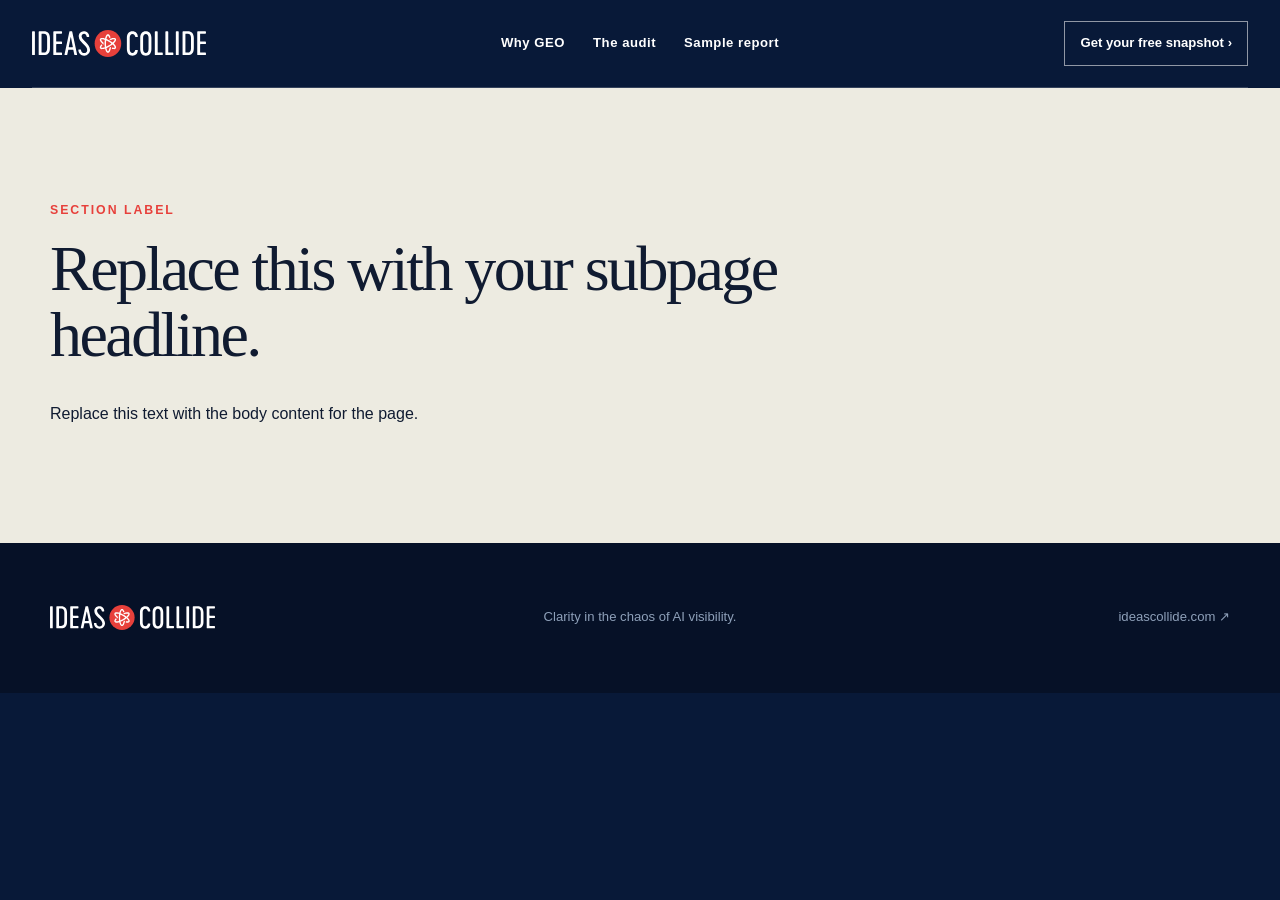
<file: subpage-template.html>
<!doctype html>
<html lang="en">
<head>
  <meta charset="utf-8">
  <meta name="viewport" content="width=device-width, initial-scale=1">
  <meta name="robots" content="noindex, nofollow">
  <title>Page Title | Ideas Collide</title>
  <meta name="description" content="Replace this with the page description.">
  <link rel="icon" href="/favicon.ico" sizes="any">
  <link rel="icon" href="/favicon.svg" type="image/svg+xml">
  <link rel="apple-touch-icon" href="/apple-touch-icon.png">
  <link rel="manifest" href="/site.webmanifest">
  <link rel="stylesheet" href="/assets/site.css">
</head>
<body>
  <main>
    <div style="min-height:88px;background:#081938">
      <header class="site-header">
        <a href="/" class="logo-link"><img src="/assets/ic-logo-horizontal.svg" alt="Ideas Collide"></a>
        <nav><a href="/#why">Why GEO</a><a href="/#audit">The audit</a><a href="/#sample">Sample report</a></nav>
        <a class="header-cta" href="https://www.ideascollide.com/contact-us/">Get your free snapshot <span>›</span></a>
      </header>
    </div>
    <section class="section section-cream">
      <div class="section-heading"><p class="eyebrow eyebrow-coral">Section label</p><h2>Replace this with your subpage headline.</h2></div>
      <div style="max-width:780px;margin-top:35px"><p>Replace this text with the body content for the page.</p></div>
    </section>
    <footer><img src="/assets/ic-logo-horizontal.svg" alt="Ideas Collide"><p>Clarity in the chaos of AI visibility.</p><a href="https://www.ideascollide.com/">ideascollide.com ↗</a></footer>
  </main>
</body>
</html>
</file>
